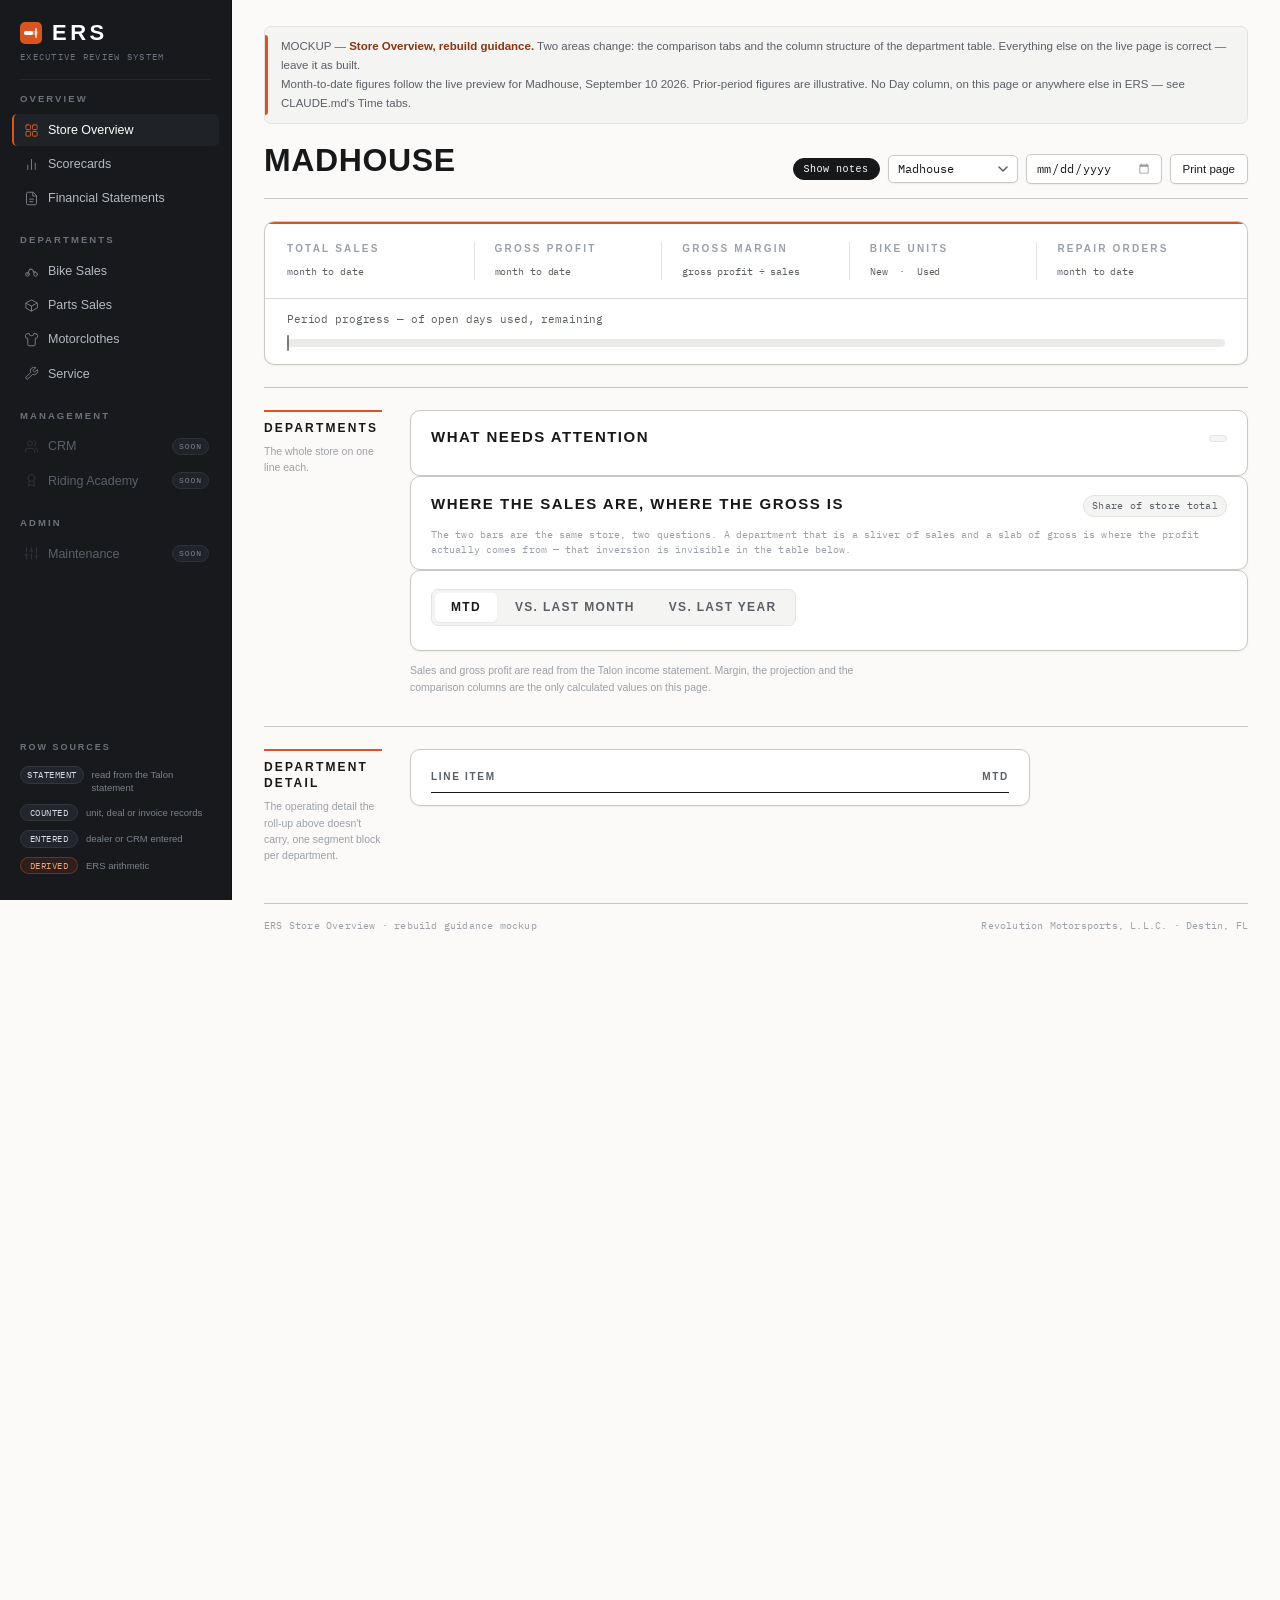
<file: index.html>
<!DOCTYPE html>
<html lang="en">
<head>
<meta charset="utf-8">
<meta http-equiv="refresh" content="0; url=pages/store-overview.html">
<title>ERS</title>
</head>
<body>
<p>Redirecting to <a href="pages/store-overview.html">Store Overview</a>&hellip;</p>
</body>
</html>
</file>
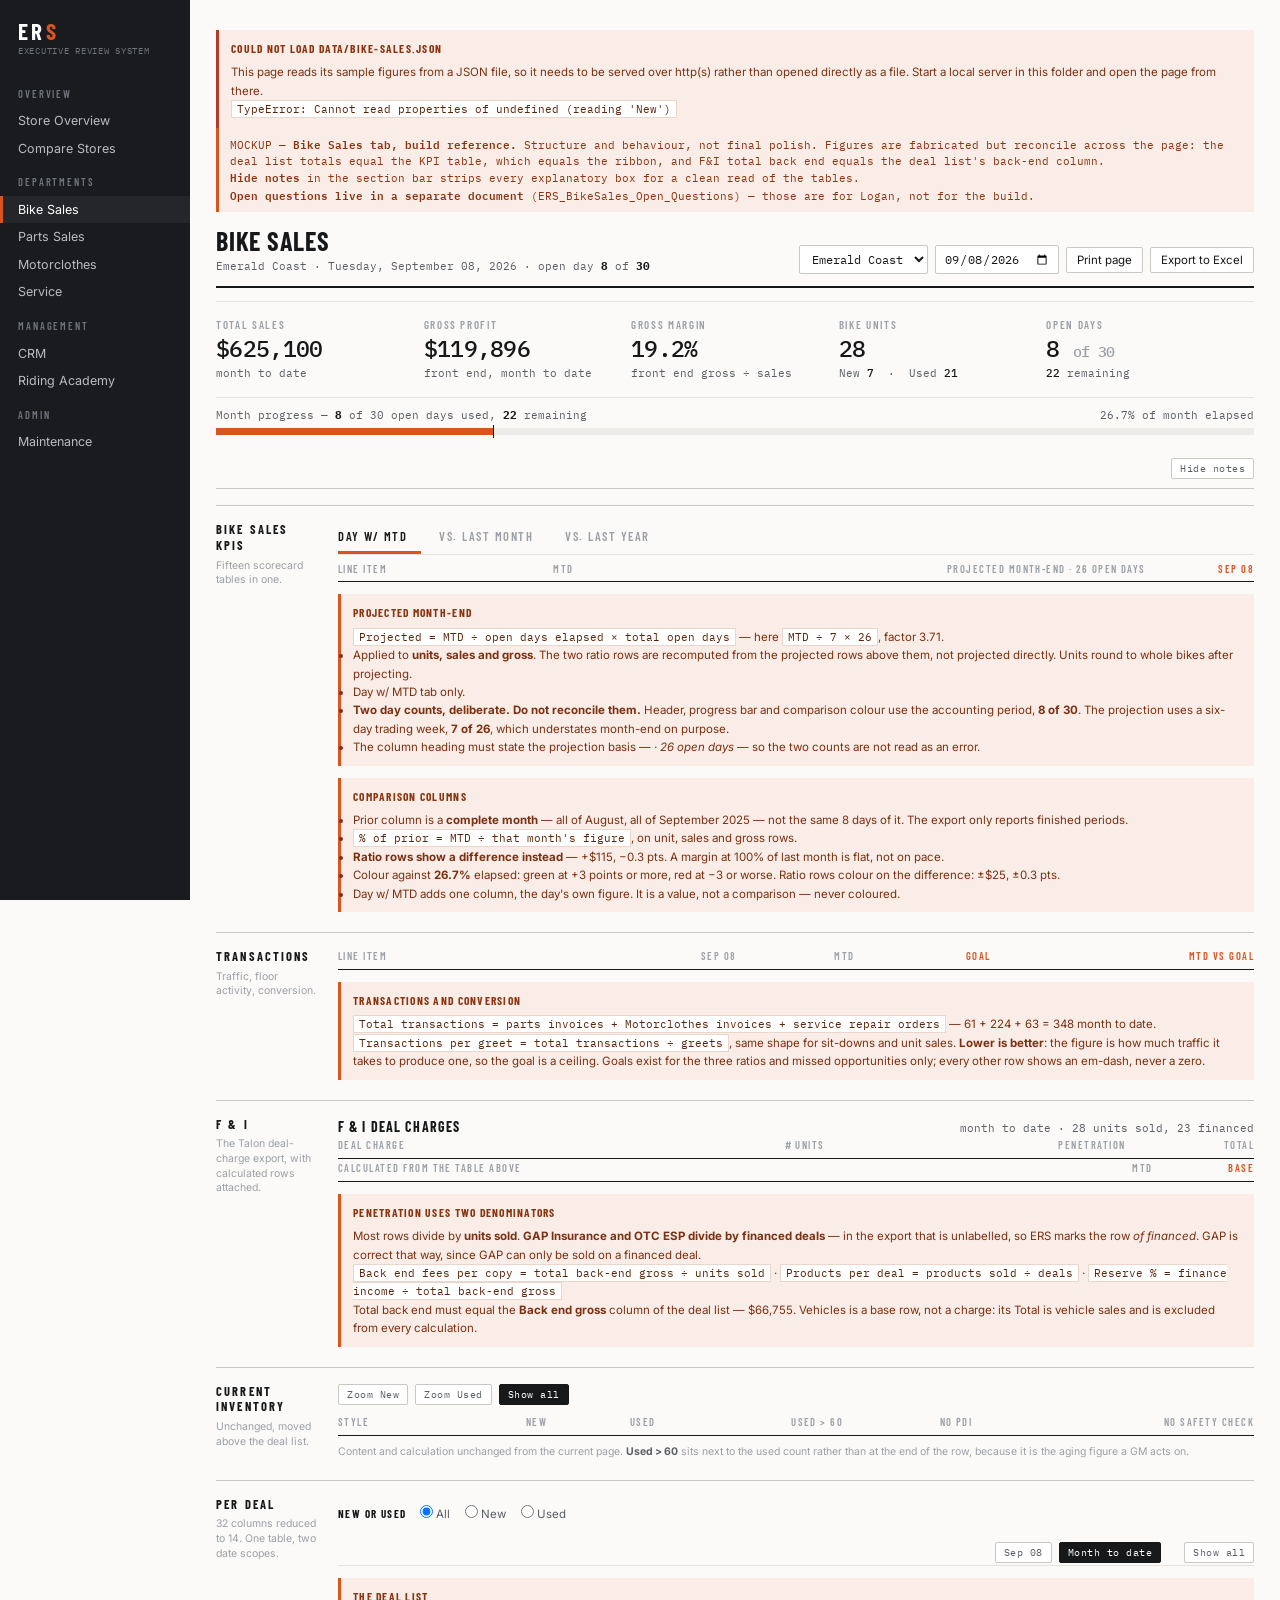
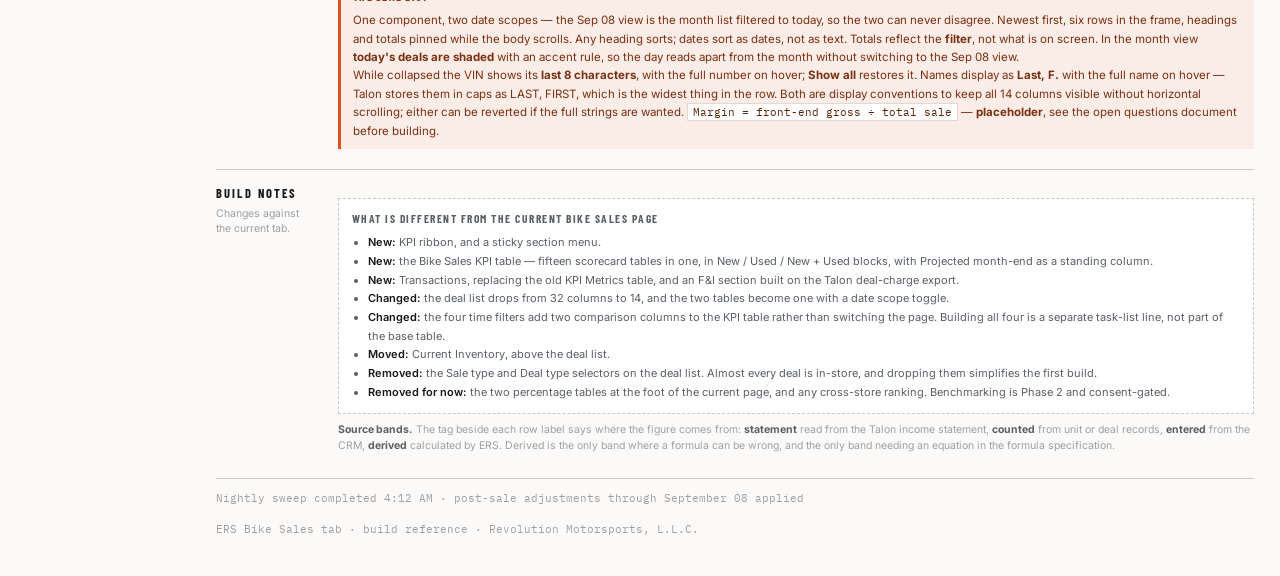
<file: ERS_BikeSales_Tab_MockupFinal.html>
<!DOCTYPE html>
<html lang="en">
<head>
<meta charset="utf-8">
<meta name="viewport" content="width=device-width, initial-scale=1">
<title>ERS — Bike Sales Tab (V4 Mockup)</title>
<link rel="preconnect" href="https://fonts.googleapis.com">
<link rel="preconnect" href="https://fonts.gstatic.com" crossorigin>
<link href="https://fonts.googleapis.com/css2?family=Barlow+Condensed:wght@600;700&family=IBM+Plex+Mono:wght@400;500;600&family=Inter:wght@400;500;600&display=swap" rel="stylesheet">
<style>
:root{
  --paper:#FBFAF8; --rail:#1A1B1E; --rail-ink:#B8BCC2;
  --ink:#17181A; --ink-mid:#5A5F66; --ink-low:#9BA0A7;
  --rule:#E4E3DF; --rule-hard:#C9C8C3;
  --accent:#D9541F; --accent-soft:#FAEDE7;
  --up:#2C6E4C; --down:#B23A2B;
  --disp:'Barlow Condensed','Arial Narrow',sans-serif;
  --body:'Inter',-apple-system,'Segoe UI',sans-serif;
  --mono:'IBM Plex Mono',Menlo,monospace;
}
*{box-sizing:border-box;margin:0;padding:0}
body{background:var(--paper);color:var(--ink);font-family:var(--body);font-size:13px;line-height:1.4}
.app{display:grid;grid-template-columns:190px minmax(0,1fr);min-height:100vh}

.rail{background:var(--rail);color:var(--rail-ink);padding:20px 0 28px;position:sticky;top:0;height:100vh;overflow-y:auto}
.rail .mark{font-family:var(--disp);font-weight:700;font-size:23px;letter-spacing:.15em;text-transform:uppercase;color:#fff;padding:0 18px 2px;line-height:1}
.rail .mark em{font-style:normal;color:var(--accent)}
.rail .sub{font-family:var(--mono);font-size:9px;letter-spacing:.08em;color:#6E747C;padding:0 18px 16px;text-transform:uppercase}
.rail h3{font-family:var(--disp);font-size:10.5px;font-weight:600;letter-spacing:.18em;text-transform:uppercase;color:#6E747C;padding:13px 18px 6px}
.rail a{display:block;padding:5px 18px;color:var(--rail-ink);text-decoration:none;font-size:12.5px}
.rail a:hover{background:#242629;color:#fff}
.rail a.on{color:#fff;box-shadow:inset 3px 0 0 var(--accent);background:#242629}
.rail a:focus-visible{outline:2px solid var(--accent);outline-offset:-2px}

main{padding:18px 26px 40px;max-width:1240px}
.mockbar{background:var(--accent-soft);border-left:3px solid var(--accent);color:#8A3510;
  font-family:var(--mono);font-size:10.5px;padding:8px 11px;margin-bottom:16px;line-height:1.55}
.mockbar b{font-weight:600}

.head{display:flex;justify-content:space-between;align-items:flex-end;gap:20px;flex-wrap:wrap;padding-bottom:12px;border-bottom:2px solid var(--ink)}
.head h1{font-family:var(--disp);font-size:26px;font-weight:700;letter-spacing:.03em;text-transform:uppercase;line-height:1}
.head .meta{font-family:var(--mono);font-size:11px;color:var(--ink-mid);margin-top:5px}
.head .meta b{color:var(--ink)}
.acts{display:flex;gap:7px;flex-wrap:wrap;align-items:center}
.btn{font-family:var(--body);font-size:11.5px;padding:5px 10px;border:1px solid var(--rule-hard);background:#fff;border-radius:2px;cursor:pointer;color:var(--ink)}
.btn:hover{border-color:var(--ink-mid)}
.btn:focus-visible{outline:2px solid var(--accent);outline-offset:2px}
select.btn,input.btn{font-family:var(--mono);font-size:12px;padding:5px 8px}

.headline{display:grid;grid-template-columns:repeat(5,1fr);border-top:1px solid var(--rule);margin-top:13px;padding-top:15px}
.hl{padding-right:16px}
.hl .k{font-family:var(--disp);font-size:11px;font-weight:600;letter-spacing:.15em;text-transform:uppercase;color:var(--ink-low);display:block;margin-bottom:3px}
.hl .v{font-family:var(--mono);font-size:23px;font-weight:500;letter-spacing:-.03em;display:block;line-height:1.1}
.hl .d{font-family:var(--mono);font-size:10.5px;color:var(--ink-mid);display:block;margin-top:5px}
.hl .d b{color:var(--ink);font-weight:500}

.progress{margin:16px 0 4px;padding:10px 0 0;border-top:1px solid var(--rule)}
.progress .row{display:flex;justify-content:space-between;gap:14px;flex-wrap:wrap;font-family:var(--mono);font-size:10.5px;color:var(--ink-mid);margin-bottom:6px}
.progress .row b{color:var(--ink)}
.ptrack{height:7px;background:#EDECE8;position:relative}
.pfill{position:absolute;inset:0 auto 0 0;background:var(--accent)}
.ptick{position:absolute;top:-3px;bottom:-3px;width:1px;background:var(--ink)}

.secnav{position:sticky;top:0;z-index:6;background:var(--paper);display:flex;gap:8px;flex-wrap:wrap;padding:9px 0;margin-top:14px;border-bottom:1px solid var(--rule-hard)}
.secnav a{display:block;min-width:108px;padding:6px 9px 7px;border:1px solid var(--rule-hard);background:#fff;border-radius:2px;text-decoration:none;color:var(--ink)}
.secnav a:hover{border-color:var(--ink-mid)}
.secnav a:focus-visible{outline:2px solid var(--accent);outline-offset:2px}
.secnav a .t{font-family:var(--disp);font-size:11.5px;font-weight:700;letter-spacing:.11em;text-transform:uppercase;display:block;line-height:1.15}
.secnav a .s{font-family:var(--mono);font-size:9px;color:var(--ink-low);display:block;margin-top:3px}
.secnav a.on{background:var(--ink);border-color:var(--ink)}
.secnav a.on .t{color:#fff}
.secnav a.on .s{color:#8A8F96}
.anchor{scroll-margin-top:74px}
body.notes-off .note-el{display:none}
@media (max-width:1180px){.secnav a{min-width:0;flex:1 1 46%}}

section{display:grid;grid-template-columns:100px minmax(0,1fr);gap:22px;border-top:1px solid var(--rule-hard);padding:16px 0 4px;margin-top:16px}
.gutter{position:sticky;top:84px;align-self:start}
.gutter h2{font-family:var(--disp);font-size:12.5px;font-weight:700;letter-spacing:.17em;text-transform:uppercase;line-height:1.25}
.gutter p{font-size:10.5px;color:var(--ink-low);margin-top:5px;line-height:1.4}

.bases{display:flex;border-bottom:1px solid var(--rule);flex-wrap:wrap}
.bases button{font-family:var(--disp);font-size:12.5px;font-weight:600;letter-spacing:.12em;text-transform:uppercase;background:none;border:0;border-bottom:3px solid transparent;color:var(--ink-low);padding:6px 14px 6px 0;margin-right:18px;cursor:pointer;line-height:1.3}
.bases button:hover{color:var(--ink)}
.bases button[aria-selected="true"]{color:var(--ink);border-bottom-color:var(--accent)}
.bases button:focus-visible{outline:2px solid var(--accent);outline-offset:2px}
.basisnote{font-family:var(--mono);font-size:10.5px;color:var(--ink-mid);margin-top:7px}
.basisnote b{color:var(--ink)}

table{width:100%;border-collapse:collapse}
thead th{font-family:var(--disp);font-size:10.5px;font-weight:600;letter-spacing:.14em;text-transform:uppercase;color:var(--ink-low);text-align:right;padding:0 10px 5px 0;border-bottom:1px solid var(--ink);white-space:nowrap}
thead th.l{text-align:left}
thead th:last-child{padding-right:0}
thead th.cmp{color:var(--accent)}
tbody td{font-family:var(--mono);font-size:11.5px;text-align:right;padding:4px 10px 4px 0;border-bottom:1px solid var(--rule);white-space:nowrap}
tbody td.l{font-family:var(--body);font-size:12px;text-align:left}
tbody td:last-child{padding-right:0}
tbody tr.band td{background:#EFEDE9;border-bottom:1px solid var(--rule-hard);font-family:var(--disp);font-size:10.5px;font-weight:700;letter-spacing:.18em;text-transform:uppercase;text-align:left;padding:3px 9px 3px 7px;color:var(--ink)}
tbody tr.band.tot td{background:var(--ink);color:#fff}
tbody tr.totrow td{font-weight:600}
tbody tr.endband td{border-bottom:1px solid var(--rule-hard)}
tbody tr.zero td{color:var(--ink-low)}
tbody tr.vehicles td{background:#F4F2EE}
table.deals tbody tr.today td{background:#FDF2EC}
table.deals tbody tr.today td:first-child{box-shadow:inset 3px 0 0 var(--accent)}
table.deals tbody tr.today:hover td{background:#F9E9E0}
table.deals th.nu,table.deals td.nu{padding-right:3px}
.legend{display:inline-block;width:9px;height:9px;background:#FDF2EC;
  box-shadow:inset 2px 0 0 var(--accent);vertical-align:-1px;margin-right:4px}
.src{font-family:var(--mono);font-size:9px;color:var(--ink-low);letter-spacing:.04em;padding-left:7px}
td.base{font-family:var(--mono);font-size:10px;color:var(--ink-low);text-align:left}
.up{color:var(--up)}.down{color:var(--down)}.dim{color:var(--ink-low)}
.mini{font-size:10.5px;color:var(--ink-low);margin-top:8px;line-height:1.55}
.mini b{color:var(--ink-mid)}

.spec{border-left:3px solid var(--accent);background:var(--accent-soft);padding:9px 12px;font-size:11.5px;color:#7A3011;margin-top:12px;line-height:1.6}
.spec b.h{font-family:var(--disp);font-size:11.5px;letter-spacing:.11em;text-transform:uppercase;display:block;margin-bottom:6px;color:#8A3510}
.spec code{font-family:var(--mono);font-size:11px;background:#fff;border:1px solid #EBD6CB;padding:1px 5px;color:#5A2408}

.tbl-title{display:flex;justify-content:space-between;align-items:baseline;gap:14px;flex-wrap:wrap;margin-bottom:2px}
.tbl-title h4{font-family:var(--disp);font-size:14px;font-weight:700;letter-spacing:.08em;text-transform:uppercase}
.tbl-title .cnt{font-family:var(--mono);font-size:10.5px;color:var(--ink-mid)}
.chip{font-family:var(--mono);font-size:10px;letter-spacing:.05em;padding:3px 8px;border-radius:2px;border:1px solid var(--rule-hard);background:#fff;cursor:pointer;color:var(--ink-mid)}
.chip[aria-pressed="true"]{background:var(--ink);color:#fff;border-color:var(--ink)}
td.muted{color:#C9C8C3}

.filters{display:flex;gap:22px;flex-wrap:wrap;font-size:11.5px;color:var(--ink-mid);padding:8px 0 0}
.filters .fg b{font-family:var(--disp);font-size:11px;letter-spacing:.13em;text-transform:uppercase;color:var(--ink);margin-right:10px}
.filters label{margin-right:12px;cursor:pointer;white-space:nowrap}

table.deals thead th{font-size:9.5px;letter-spacing:.06em;padding:0 5px 5px 0;cursor:pointer}
table.deals thead th:hover{color:var(--ink)}
table.deals thead th .ar{color:var(--accent);font-size:9px}
table.deals tbody td{font-size:10.5px;padding:3.5px 5px 3.5px 0}
table.deals tbody td.l{font-size:10.5px}
table.deals tbody td.vin{font-size:9.5px;color:var(--ink-mid);letter-spacing:-.02em}
table.deals tbody tr:hover td{background:#F4F2EE}
table.deals tbody tr.tot td{border-top:1px solid var(--ink);border-bottom:0;font-weight:600;background:#FBF6E6;padding-top:6px}
table.deals tbody tr.tot td.l{font-family:var(--disp);font-size:11px;letter-spacing:.1em;text-transform:uppercase}
.tscroll{max-height:178px;overflow-y:auto;overflow-x:hidden;border-bottom:1px solid var(--rule)}
.tscroll.open{max-height:none;overflow:visible;border-bottom:0}
.tscroll:not(.open) table.deals thead th{position:sticky;top:0;z-index:2;background:var(--paper);box-shadow:inset 0 -1px 0 var(--ink)}
.tscroll:not(.open) table.deals tbody tr.tot td{position:sticky;bottom:0;z-index:2;background:#FBF6E6;box-shadow:inset 0 1px 0 var(--ink)}

.notes{margin-top:12px;padding:11px 13px;border:1px dashed var(--rule-hard);background:#fff}
.notes b.h{font-family:var(--disp);font-size:11.5px;letter-spacing:.13em;text-transform:uppercase;color:var(--ink-mid);display:block;margin-bottom:7px}
.notes ul{margin:0;padding-left:16px;font-size:11px;color:var(--ink-mid);line-height:1.7}
.notes li b{color:var(--ink);font-weight:600}

.foot{margin-top:20px;padding-top:12px;border-top:1px solid var(--rule-hard);font-family:var(--mono);font-size:10.5px;color:var(--ink-low);display:flex;justify-content:space-between;gap:16px;flex-wrap:wrap}

@media (max-width:1180px){
  .app{grid-template-columns:1fr}
  .rail{position:static;height:auto;display:grid;grid-template-columns:1fr 1fr;padding-bottom:16px}
  .rail .mark,.rail .sub{grid-column:1/-1}
  main{padding:18px 16px 34px}
  .headline{grid-template-columns:repeat(2,1fr);gap:16px 0}
  section{grid-template-columns:1fr;gap:12px}
  .gutter{position:static}
  .scroller{overflow-x:auto}
}
@media (max-width:560px){.headline{grid-template-columns:1fr}}
</style>
</head>
<body>
<div class="app">

<nav class="rail">
  <div class="mark">ER<em>S</em></div>
  <div class="sub">Executive Review System</div>
  <h3>Overview</h3><a href="#">Store Overview</a><a href="#">Compare Stores</a>
  <h3>Departments</h3><a href="#" class="on">Bike Sales</a><a href="#">Parts Sales</a>
  <a href="#">Motorclothes</a><a href="#">Service</a>
  <h3>Management</h3><a href="#">CRM</a><a href="#">Riding Academy</a>
  <h3>Admin</h3><a href="#">Maintenance</a>
</nav>

<main>
<div class="mockbar">
  MOCKUP &mdash; <b>Bike Sales tab, build reference.</b> Structure and behaviour, not final polish. Figures are
  fabricated but reconcile across the page: the deal list totals equal the KPI table, which equals the ribbon, and
  F&amp;I total back end equals the deal list's back-end column.<br>
  <b>Hide notes</b> in the section bar strips every explanatory box for a clean read of the tables.<br>
  <b>Open questions live in a separate document</b> (ERS_BikeSales_Open_Questions) &mdash; those are for Logan, not
  for the build.
</div>

<div class="head">
  <div>
    <h1>Bike Sales</h1>
    <div class="meta" id="pageMeta"></div>
  </div>
  <div class="acts">
    <select class="btn" aria-label="Store"><option>Emerald Coast</option><option>Haven</option><option>Honky Tonk</option><option>M.C.H.D.</option><option>Madhouse</option><option>Moonshine</option><option>Music City</option></select>
    <input class="btn" type="date" id="dateInput" aria-label="Overview of date">
    <button class="btn">Print page</button>
    <button class="btn">Export to Excel</button>
  </div>
</div>

<div class="headline">
  <div class="hl"><span class="k">Total sales</span><span class="v" id="hlSales"></span><span class="d">month to date</span></div>
  <div class="hl"><span class="k">Gross profit</span><span class="v" id="hlGross"></span><span class="d">front end, month to date</span></div>
  <div class="hl"><span class="k">Gross margin</span><span class="v" id="hlMargin"></span><span class="d">front end gross &divide; sales</span></div>
  <div class="hl"><span class="k">Bike units</span><span class="v" id="hlUnitsTotal"></span><span class="d">New <b id="hlUnitsNew"></b> &nbsp;&middot;&nbsp; Used <b id="hlUnitsUsed"></b></span></div>
  <div class="hl"><span class="k">Open days</span><span class="v" id="hlOpenDays"></span><span class="d"><b id="hlOpenRemaining"></b> remaining</span></div>
</div>

<div class="progress">
  <div class="row">
    <span>Month progress &mdash; <b id="progElapsed"></b> of <span id="progTotal"></span> open days used, <b id="progRemaining"></b> remaining</span>
    <span id="progPct"></span>
  </div>
  <div class="ptrack"><div class="pfill" id="pfill"></div><div class="ptick" id="ptick"></div></div>
</div>

<nav class="secnav" aria-label="Sections on this page">
  <span id="seclinks" style="display:flex;gap:8px;flex-wrap:wrap"></span>
  <button class="chip" id="notesToggle" aria-pressed="false"
          style="margin-left:auto;align-self:center">Hide notes</button>
</nav>

<!-- ============ BIKE SALES KPIS ============ -->
<section class="anchor" id="sec-kpi">
  <div class="gutter">
    <h2>Bike Sales KPIs</h2>
    <p>Fifteen scorecard tables in one.</p>
  </div>
  <div>
    <div class="bases" role="tablist" aria-label="Comparison basis">
      <button role="tab" aria-selected="true"  data-basis="day">Day w/ MTD</button>
      <button role="tab" aria-selected="false" data-basis="lastmonth">vs. Last Month</button>
      <button role="tab" aria-selected="false" data-basis="lastyear">vs. Last Year</button>
    </div>
    <div class="basisnote" id="basisnote"></div>
    <table><thead><tr id="kpihead"></tr></thead><tbody id="kpibody"></tbody></table>

    <div class="spec note-el">
      <b class="h">Projected month-end</b>
      <code>Projected = MTD &divide; open days elapsed &times; total open days</code> &mdash; here
      <code>MTD &divide; 7 &times; 26</code>, factor 3.71.
      <ul>
        <li>Applied to <b>units, sales and gross</b>. The two ratio rows are recomputed from the projected rows
          above them, not projected directly. Units round to whole bikes after projecting.</li>
        <li>Day w/ MTD tab only.</li>
        <li><b>Two day counts, deliberate. Do not reconcile them.</b> Header, progress bar and comparison colour
          use the accounting period, <b>8 of 30</b>. The projection uses a six-day trading week, <b>7 of 26</b>,
          which understates month-end on purpose.</li>
        <li>The column heading must state the projection basis &mdash; <i>&middot; 26 open days</i> &mdash; so the
          two counts are not read as an error.</li>
      </ul>
    </div>

    <div class="spec note-el">
      <b class="h">Comparison columns</b>
      <ul>
        <li>Prior column is a <b>complete month</b> &mdash; all of August, all of September 2025 &mdash; not the
          same 8 days of it. The export only reports finished periods.</li>
        <li><code>% of prior = MTD &divide; that month's figure</code>, on unit, sales and gross rows.</li>
        <li><b>Ratio rows show a difference instead</b> &mdash; +$115, &minus;0.3 pts. A margin at 100% of last
          month is flat, not on pace.</li>
        <li>Colour against <b>26.7%</b> elapsed: green at +3 points or more, red at &minus;3 or worse. Ratio rows
          colour on the difference: &plusmn;$25, &plusmn;0.3 pts.</li>
        <li>Day w/ MTD adds one column, the day's own figure. It is a value, not a comparison &mdash; never
          coloured.</li>
      </ul>
    </div>
  </div>
</section>

<!-- ============ TRANSACTIONS ============ -->
<section class="anchor" id="sec-trans">
  <div class="gutter">
    <h2>Transactions</h2>
    <p>Traffic, floor activity, conversion.</p>
  </div>
  <div>
    <table><thead><tr>
      <th class="l">Line item</th><th>Sep 08</th><th>MTD</th>
      <th class="cmp">Goal</th><th class="cmp">MTD vs goal</th>
    </tr></thead><tbody id="transbody"></tbody></table>

    <div class="spec note-el">
      <b class="h">Transactions and conversion</b>
      <code>Total transactions = parts invoices + Motorclothes invoices + service repair orders</code> &mdash;
      61 + 224 + 63 = 348 month to date.<br>
      <code>Transactions per greet = total transactions &divide; greets</code>, same shape for sit-downs and unit
      sales. <b>Lower is better</b>: the figure is how much traffic it takes to produce one, so the goal is a
      ceiling. Goals exist for the three ratios and missed opportunities only; every other row shows an em-dash,
      never a zero.
    </div>
  </div>
</section>

<!-- ============ F&I ============ -->
<section class="anchor" id="sec-fi">
  <div class="gutter">
    <h2>F &amp; I</h2>
    <p>The Talon deal-charge export, with calculated rows attached.</p>
  </div>
  <div>
    <div class="tbl-title">
      <h4>F &amp; I Deal Charges</h4>
      <span class="cnt" id="fiCnt"></span>
    </div>
    <table><thead><tr>
      <th class="l">Deal charge</th><th># Units</th><th>Penetration</th><th>Total</th>
    </tr></thead><tbody id="fibody"></tbody></table>
    <table style="margin-top:2px"><thead><tr>
      <th class="l">Calculated from the table above</th><th></th><th>MTD</th><th class="cmp">Base</th>
    </tr></thead><tbody id="fikpibody"></tbody></table>

    <div class="spec note-el">
      <b class="h">Penetration uses two denominators</b>
      Most rows divide by <b>units sold</b>. <b>GAP Insurance and OTC ESP divide by financed deals</b> &mdash; in the
      export that is unlabelled, so ERS marks the row <i>of financed</i>. GAP is correct that way, since GAP can only
      be sold on a financed deal.<br>
      <code>Back end fees per copy = total back-end gross &divide; units sold</code> &middot;
      <code>Products per deal = products sold &divide; deals</code> &middot;
      <code>Reserve % = finance income &divide; total back-end gross</code><br>
      Total back end must equal the <b>Back end gross</b> column of the deal list &mdash; $66,755. Vehicles is a base
      row, not a charge: its Total is vehicle sales and is excluded from every calculation.
    </div>
  </div>
</section>

<!-- ============ INVENTORY ============ -->
<section class="anchor" id="sec-inv">
  <div class="gutter">
    <h2>Current Inventory</h2>
    <p>Unchanged, moved above the deal list.</p>
  </div>
  <div>
    <div style="display:flex;gap:7px;margin-bottom:10px">
      <button class="chip" id="zoomNew" aria-pressed="false">Zoom New</button>
      <button class="chip" id="zoomUsed" aria-pressed="false">Zoom Used</button>
      <button class="chip" id="zoomOff" aria-pressed="true">Show all</button>
    </div>
    <table><thead><tr>
      <th class="l">Style</th><th>New</th><th>Used</th><th>Used &gt; 60</th><th>No PDI</th><th>No safety check</th>
    </tr></thead><tbody id="invbody"></tbody></table>
    <p class="mini note-el">Content and calculation unchanged from the current page. <b>Used &gt; 60</b> sits next to the used
      count rather than at the end of the row, because it is the aging figure a GM acts on.</p>
  </div>
</section>

<!-- ============ PER DEAL ============ -->
<section class="anchor" id="sec-deals">
  <div class="gutter">
    <h2>Per Deal</h2>
    <p>32 columns reduced to 14. One table, two date scopes.</p>
  </div>
  <div>
    <div class="filters">
      <div class="fg"><b>New or used</b>
        <label><input type="radio" name="nu" value="All" checked> All</label>
        <label><input type="radio" name="nu" value="New"> New</label>
        <label><input type="radio" name="nu" value="Used"> Used</label></div>
    </div>

    <div class="tbl-title" style="margin-top:20px">
      <h4 id="dealTitle"></h4>
      <span class="cnt">
        <button class="chip" data-scope="day" aria-pressed="false">Sep 08</button>
        <button class="chip" data-scope="mtd" aria-pressed="true">Month to date</button>
        <span id="dealcnt" style="margin-left:10px"></span>
        <button class="chip" id="dealToggle" aria-expanded="false" style="margin-left:6px">Show all</button>
      </span>
    </div>
    <div class="scroller"><div class="tscroll" id="dealScroll">
      <table class="deals"><thead><tr id="dealhead"></tr></thead><tbody id="dealbody"></tbody></table>
    </div></div>

    <div class="spec note-el">
      <b class="h">The deal list</b>
      One component, two date scopes &mdash; the Sep 08 view is the month list filtered to today, so the two can
      never disagree. Newest first, six rows in the frame, headings and totals pinned while the body scrolls. Any
      heading sorts; dates sort as dates, not as text. Totals reflect the <b>filter</b>, not what is on screen.
      In the month view <b>today's deals are shaded</b> with an accent rule, so the day reads apart from the month
      without switching to the Sep 08 view.<br>
      While collapsed the VIN shows its <b>last 8 characters</b>, with the full number on hover; <b>Show all</b>
      restores it. Names display as <b>Last, F.</b> with the full name on hover &mdash; Talon stores them in caps as
      LAST, FIRST, which is the widest thing in the row. Both are display conventions to keep all 14 columns visible
      without horizontal scrolling; either can be reverted if the full strings are wanted. <code>Margin = front-end gross &divide; total sale</code> &mdash; <b>placeholder</b>, see the
      open questions document before building.
    </div>
  </div>
</section>

<!-- ============ BUILD NOTES ============ -->
<section class="anchor" id="sec-notes">
  <div class="gutter">
    <h2>Build Notes</h2>
    <p>Changes against the current tab.</p>
  </div>
  <div>
    <div class="notes">
      <b class="h">What is different from the current Bike Sales page</b>
      <ul>
        <li><b>New:</b> KPI ribbon, and a sticky section menu.</li>
        <li><b>New:</b> the Bike Sales KPI table &mdash; fifteen scorecard tables in one, in New / Used / New + Used
          blocks, with Projected month-end as a standing column.</li>
        <li><b>New:</b> Transactions, replacing the old KPI Metrics table, and an F&amp;I section built on the Talon
          deal-charge export.</li>
        <li><b>Changed:</b> the deal list drops from 32 columns to 14, and the two tables become one with a date
          scope toggle.</li>
        <li><b>Changed:</b> the four time filters add two comparison columns to the KPI table rather than switching
          the page. Building all four is a separate task-list line, not part of the base table.</li>
        <li><b>Moved:</b> Current Inventory, above the deal list.</li>
        <li><b>Removed:</b> the Sale type and Deal type selectors on the deal list. Almost every deal is in-store,
          and dropping them simplifies the first build.</li>
        <li><b>Removed for now:</b> the two percentage tables at the foot of the current page, and any cross-store
          ranking. Benchmarking is Phase 2 and consent-gated.</li>
      </ul>
    </div>
    <p class="mini"><b>Source bands.</b> The tag beside each row label says where the figure comes from:
      <b>statement</b> read from the Talon income statement, <b>counted</b> from unit or deal records,
      <b>entered</b> from the CRM, <b>derived</b> calculated by ERS. Derived is the only band where a formula can be
      wrong, and the only band needing an equation in the formula specification.</p>
  </div>
</section>

<div class="foot">
  <span id="footSweep"></span>
  <span>ERS Bike Sales tab &middot; build reference &middot; Revolution Motorsports, L.L.C.</span>
</div>
</main>
</div>

<script>
/* Two day counts, on purpose.
   DISPLAY    - the accounting period as the page states it, e.g. 8 of 30. Drives the
                header, the progress bar and the pace colour on the comparison column.
   PROJECTION - a six-day trading week. Drives the month-end projection only, which
                understates by design.
   Every sample figure on this page - these counts included - lives in
   /data/bike-sales.json and is loaded by loadData() at the bottom of this script. */
var DATA;
var OPEN_ELAPSED, OPEN_TOTAL, PROJ_ELAPSED, PROJ_TOTAL, PACE, PF;

function commas(n){
  var s = String(Math.abs(Math.round(n))), o = '', c = 0, i;
  for (i = s.length - 1; i >= 0; i--) { o = s.charAt(i) + o; if (++c % 3 === 0 && i > 0) o = ',' + o; }
  return (n < 0 ? '\u2212' : '') + o;
}
function money(n){ return '$' + commas(n); }
function pct1(n){ return n.toFixed(1) + '%'; }
function sgn(n, f){ return (n >= 0 ? '+' : '\u2212') + f(Math.abs(n)); }

/* ---------- Bike Sales KPIs ---------- */
/* mtd and day are this period. lastmonth is ALL of the prior month and lastyear is
   ALL of the same month last year - complete months, not the same days of them. */
var K;
function addTotals(k){
  for (var pk in k) if (k.hasOwnProperty(pk)) {
    k[pk].Total = {u:k[pk].New.u + k[pk].Used.u, s:k[pk].New.s + k[pk].Used.s, g:k[pk].New.g + k[pk].Used.g};
  }
}
function proj(d){ return {u:Math.round(d.u * PF), s:Math.round(d.s * PF), g:Math.round(d.g * PF)}; }

var ROWS = [
  {key:'u',  band:'counted',   val:function(d){ return d.u; }, fmt:commas, ratio:false},
  {key:'s',  band:'statement', val:function(d){ return d.s; }, fmt:money,  ratio:false},
  {key:'g',  band:'statement', val:function(d){ return d.g; }, fmt:money,  ratio:false},
  {key:'pc', band:'derived',   val:function(d){ return d.u ? d.g / d.u : 0; }, fmt:money, ratio:'money'},
  {key:'gm', band:'derived',   val:function(d){ return d.s ? d.g / d.s * 100 : 0; }, fmt:pct1, ratio:'pct'}
];
var SEGS = [
  {seg:'New',  label:'New',        prefix:'New Unit'},
  {seg:'Used', label:'Used',       prefix:'Used Unit'},
  {seg:'Total',label:'New + Used', prefix:'New + Used Unit'}
];
function rowLabel(seg, row){
  var p = seg === 'New' ? 'New Unit' : (seg === 'Used' ? 'Used Unit' : 'New + Used Unit');
  if (row.key === 'u')  return p + ' Sales';
  if (row.key === 's')  return p + ' \u2013 Total $ Sales';
  if (row.key === 'g')  return p + ' FE Gross Profit';
  if (row.key === 'pc') return p + ' Front End per Copy';
  return seg === 'Total' ? 'New + Used Gross Margin' : p + ' Gross Margin';
}

var BASES = {
  day: {
    grp:'Day \u00b7 Sep 08', src:'day', kind:'value',
    note:'Today, <b>September 08</b>, beside the month to date.'
  },
  lastmonth: {
    grp:'August 2026 \u00b7 complete month', cols:['Figure','% of Aug'], src:'lastmonth', kind:'prior',
    note:'Month to date against <b>all of August 2026</b> \u2014 the complete month, not August through day 8. Last column is this month as a percentage of it, against <b>26.7%</b> elapsed.'
  },
  lastyear: {
    grp:'September 2025 \u00b7 complete month', cols:['Figure','% of Sep 25'], src:'lastyear', kind:'prior',
    note:'Month to date against <b>all of September 2025</b> \u2014 the complete month. Same reading as vs. Last Month.'
  }
};
var basis = 'day';

function ratioCell(row, diff){
  var txt = row.ratio === 'pct' ? sgn(diff, function(n){ return n.toFixed(1) + ' pts'; }) : sgn(diff, money);
  var t   = row.ratio === 'pct' ? 0.3 : 25;
  return {txt:txt, cls: diff >= t ? 'up' : (diff <= -t ? 'down' : '')};
}
function cmpCell(row, seg, cfg){
  var cur = K.mtd[seg], src = K[cfg.src][seg];
  if (cfg.kind === 'value') return {c1:row.fmt(row.val(src)), c2:null, cls:''};
  /* ratio rows show a difference - a margin at 100% of last month is flat, not on pace */
  if (row.ratio) {
    var d = ratioCell(row, row.val(cur) - row.val(src));
    return {c1:row.fmt(row.val(src)), c2:d.txt, cls:d.cls};
  }
  var pv = row.val(src), p = pv ? row.val(cur) / pv * 100 : 0;
  return {c1:row.fmt(pv), c2:pct1(p), cls: p >= PACE + 3 ? 'up' : (p <= PACE - 3 ? 'down' : '')};
}

function renderKPI(){
  var cfg = BASES[basis], html = '', si, ri;
  /* the projection only appears on Day w/ MTD - on a comparison tab the reader is
     looking backwards and this month's forecast is noise between the two periods */
  var showProj = basis === 'day';
  var span = 2 + (showProj ? 1 : 0) + (cfg.kind === 'value' ? 1 : 2);

  document.getElementById('kpihead').innerHTML =
    '<th class="l">Line item</th><th>MTD</th>' +
    (showProj ? '<th>Projected month-end \u00b7 26 open days</th>' : '') +
    (cfg.kind === 'value'
      ? '<th class="cmp">Sep 08</th>'
      : '<th class="cmp">' + cfg.grp + '</th><th class="cmp">' + cfg.cols[1] + '</th>');

  for (si = 0; si < SEGS.length; si++) {
    var S = SEGS[si], cur = K.mtd[S.seg], pr = proj(cur);
    html += '<tr class="band' + (S.seg === 'Total' ? ' tot' : '') + '"><td colspan="' + span + '">' +
            S.label + '</td></tr>';
    for (ri = 0; ri < ROWS.length; ri++) {
      var row = ROWS[ri], c = cmpCell(row, S.seg, cfg);
      html += '<tr class="' + (S.seg === 'Total' ? 'totrow ' : '') + (ri === ROWS.length - 1 ? 'endband' : '') + '">' +
        '<td class="l">' + rowLabel(S.seg, row) + '<span class="src">' + row.band + '</span></td>' +
        '<td>' + row.fmt(row.val(cur)) + '</td>' +
        (showProj ? '<td>' + row.fmt(row.val(pr)) + '</td>' : '') +
        '<td>' + c.c1 + '</td>' +
        (c.c2 === null ? '' : '<td class="' + c.cls + '">' + c.c2 + '</td>') + '</tr>';
    }
  }
  document.getElementById('kpibody').innerHTML = html;
  document.getElementById('basisnote').innerHTML = cfg.note;
}
(function(){
  var t = document.querySelectorAll('.bases button'), i;
  for (i = 0; i < t.length; i++) (function(b){
    b.onclick = function(){
      for (var j = 0; j < t.length; j++) t[j].setAttribute('aria-selected','false');
      b.setAttribute('aria-selected','true'); basis = b.getAttribute('data-basis'); renderKPI();
    };
  })(t[i]);
})();

/* ---------- Transactions ---------- */
var TX;
function txTotal(p){ return TX.parts[p] + TX.mc[p] + TX.service[p]; }
var TXROWS = [
  {block:'Store traffic \u2014 what came through the door'},
  {n:'Parts invoices',        band:'counted', get:function(p){ return TX.parts[p]; },    fmt:commas},
  {n:'Motorclothes invoices', band:'counted', get:function(p){ return TX.mc[p]; },       fmt:commas},
  {n:'Service repair orders', band:'counted', get:function(p){ return TX.service[p]; },  fmt:commas},
  {n:'Total transactions',    band:'counted', get:txTotal, fmt:commas, total:true},
  {block:'Sales floor activity'},
  {n:'Greets',                band:'entered', get:function(p){ return TX.greets[p]; },   fmt:commas},
  {n:'Sit-downs',             band:'entered', get:function(p){ return TX.sitdowns[p]; }, fmt:commas},
  {n:'Unit sales',            band:'counted', get:function(p){ return TX.units[p]; },    fmt:commas},
  {n:'Missed opportunities',  band:'entered', get:function(p){ return TX.missed[p]; },   fmt:commas, goal:0, dir:'zero'},
  {block:'Conversion \u2014 transactions per'},
  {n:'Transactions per greet',    band:'derived', get:function(p){ var g = TX.greets[p];   return g ? txTotal(p)/g : 0; }, fmt:function(n){ return n.toFixed(1); }, goal:3,  dir:'ceiling'},
  {n:'Transactions per sit-down', band:'derived', get:function(p){ var g = TX.sitdowns[p]; return g ? txTotal(p)/g : 0; }, fmt:function(n){ return n.toFixed(1); }, goal:7,  dir:'ceiling'},
  {n:'Transactions per sale',     band:'derived', get:function(p){ var g = TX.units[p];    return g ? txTotal(p)/g : 0; }, fmt:function(n){ return n.toFixed(1); }, goal:25, dir:'ceiling', last:true}
];
function renderTrans(){
  var html = '', i;
  for (i = 0; i < TXROWS.length; i++) {
    var r = TXROWS[i];
    if (r.block) { html += '<tr class="band"><td colspan="5">' + r.block + '</td></tr>'; continue; }
    var goal = '<span class="dim">\u2014</span>', vs = goal, cls = '';
    if (r.goal !== undefined) {
      goal = r.fmt(r.goal);
      var diff = r.get('mtd') - r.goal;
      if (r.dir === 'ceiling') {
        vs  = (diff <= 0 ? '\u2212' : '+') + r.fmt(Math.abs(diff));
        cls = diff <= -0.05 ? 'up' : (diff >= 0.05 ? 'down' : '');
      } else {
        vs  = (diff < 0 ? '\u2212' : '+') + commas(Math.abs(diff));
        cls = Math.abs(diff) < 0.5 ? 'up' : 'down';
      }
    }
    html += '<tr class="' + (r.total ? 'totrow ' : '') + (r.last ? 'endband' : '') + '">' +
      '<td class="l">' + r.n + '<span class="src">' + r.band + '</span></td>' +
      '<td>' + r.fmt(r.get('day')) + '</td><td>' + r.fmt(r.get('mtd')) + '</td>' +
      '<td>' + goal + '</td><td class="' + cls + '">' + vs + '</td></tr>';
  }
  document.getElementById('transbody').innerHTML = html;
}

/* ---------- F & I (month to date) ---------- */
var FI_BASE, FI_CHARGES;
function fiFind(n){ for (var i = 0; i < FI_CHARGES.length; i++) if (FI_CHARGES[i].n === n) return FI_CHARGES[i]; }
function fiGross(){ var t = 0, i; for (i = 0; i < FI_CHARGES.length; i++) if (!FI_CHARGES[i].base) t += FI_CHARGES[i].v; return t; }
function fiProducts(){ var t = 0, i; for (i = 0; i < FI_CHARGES.length; i++) if (!FI_CHARGES[i].base) t += FI_CHARGES[i].u; return t; }

function renderFI(){
  var html = '', i;
  for (i = 0; i < FI_CHARGES.length; i++) {
    var r = FI_CHARGES[i];
    var pen = '<span class="dim">\u2014</span>';
    if (r.den) {
      var d = r.den === 'financed' ? FI_BASE.financed : FI_BASE.units;
      pen = pct1(r.u / d * 100);
    }
    var note = r.base ? '<span class="src">sales, not F&amp;I gross</span>'
                      : (r.den === 'financed' ? '<span class="src">of financed</span>' : '');
    html += '<tr class="' + (r.base ? 'vehicles' : (r.u === 0 && r.v === 0 ? 'zero' : '')) + '">' +
      '<td class="l">' + r.n + note + '</td><td>' + commas(r.u) + '</td>' +
      '<td>' + pen + '</td><td>' + money(r.v) + '</td></tr>';
  }
  html += '<tr class="band tot"><td>F&amp;I PPV</td><td># Units sold</td><td>F&amp;I gross profit</td><td>PPV</td></tr>' +
    '<tr class="totrow endband"><td class="l"></td><td>' + commas(FI_BASE.units) + '</td>' +
    '<td>' + money(fiGross()) + '</td><td>' + money(fiGross() / FI_BASE.units) + '</td></tr>';
  document.getElementById('fibody').innerHTML = html;

  var calc = [
    {n:'Back End Fees per Copy', band:'derived',   v:money(fiGross() / FI_BASE.units),      base:'28 units sold'},
    {n:'Deals',                  band:'counted',   v:commas(FI_BASE.deals),                 base:'\u2014'},
    {n:'Products sold',          band:'counted',   v:commas(fiProducts()),                  base:'\u2014'},
    {n:'Total back end $',       band:'statement', v:money(fiGross()),                      base:'\u2014'},
    {n:'Products Sold per Deal', band:'derived',   v:(fiProducts() / FI_BASE.deals).toFixed(1), base:'27 deals'},
    {n:'Reserve % of Back End',  band:'derived',   v:pct1(fiFind('Finance Income').v / fiGross() * 100), base:'\u2014', last:true}
  ];
  html = '';
  for (i = 0; i < calc.length; i++) {
    html += '<tr class="' + (calc[i].last ? 'endband' : '') + '">' +
      '<td class="l">' + calc[i].n + '<span class="src">' + calc[i].band + '</span></td>' +
      '<td></td><td>' + calc[i].v + '</td><td class="base">' + calc[i].base + '</td></tr>';
  }
  document.getElementById('fikpibody').innerHTML = html;
}

/* ---------- Inventory ---------- */
var INV;
var zoom = 'all';
function renderInv(){
  var t = {n:0,u:0,o:0,noPdi:0,noSafety:0}, i, html = '';
  for (i = 0; i < INV.length; i++) {
    t.n += INV[i].n; t.u += INV[i].u; t.o += INV[i].o; t.noPdi += INV[i].noPdi; t.noSafety += INV[i].noSafety;
  }
  var dN = zoom === 'used' ? ' class="muted"' : '', dU = zoom === 'new' ? ' class="muted"' : '';
  for (i = 0; i < INV.length; i++) {
    html += '<tr><td class="l">' + INV[i].style + '</td><td' + dN + '>' + INV[i].n + '</td><td' + dU + '>' +
            INV[i].u + '</td><td' + dU + '>' + INV[i].o + '</td><td>' + INV[i].noPdi + '</td><td>' + INV[i].noSafety + '</td></tr>';
  }
  html += '<tr class="totrow"><td class="l">Totals</td><td' + dN + '>' + t.n + '</td><td' + dU + '>' + t.u +
          '</td><td' + dU + '>' + t.o + '</td><td>' + t.noPdi + '</td><td>' + t.noSafety + '</td></tr>';
  document.getElementById('invbody').innerHTML = html;
}
function setZoom(z){
  zoom = z;
  document.getElementById('zoomNew').setAttribute('aria-pressed',  z === 'new'  ? 'true' : 'false');
  document.getElementById('zoomUsed').setAttribute('aria-pressed', z === 'used' ? 'true' : 'false');
  document.getElementById('zoomOff').setAttribute('aria-pressed',  z === 'all'  ? 'true' : 'false');
  renderInv();
}
document.getElementById('zoomNew').onclick  = function(){ setZoom('new'); };
document.getElementById('zoomUsed').onclick = function(){ setZoom('used'); };
document.getElementById('zoomOff').onclick  = function(){ setZoom('all'); };

/* ---------- Per deal ---------- */
var COLS = [
  {k:'d',t:'Deal #',a:'l'}, {k:'c',t:'Customer',a:'l'}, {k:'dt',t:'Deal date',a:'l'}, {k:'st',t:'St',a:'l'},
  {k:'v',t:'VIN',a:'l',cls:'vin'}, {k:'nu',t:'New / Used',a:'l',cls:'nu'}, {k:'p',t:'Payment',a:'l'},
  {k:'s',t:'Total sale',fmt:money}, {k:'fe',t:'Front-end gross',fmt:money}, {k:'be',t:'Back end gross',fmt:money},
  {k:'m',t:'Margin',fmt:pct1}, {k:'tr',t:'Trade \u2013 ACV',fmt:money},
  {k:'fi',t:'F&I manager',a:'l',name:true}, {k:'sp',t:'Salesperson',a:'l',name:true}
];
/* Talon stores names as LAST, FIRST in caps, which is the widest thing in the row.
   Displayed as Last, F. with the full name on hover so all 14 columns fit unscrolled. */
function shortName(v){
  var s = String(v);
  if (s === 'None' || s.indexOf(',') === -1) return s;
  var p = s.split(','), last = p[0].replace(/\s+$/,''), first = p[1].replace(/^\s+/,'');
  /* casing is left exactly as Talon stores it - title-casing would turn MCCORMICK
     into Mccormick. Only the first name is abbreviated. */
  return last + ', ' + first.charAt(0) + '.';
}
var DEALS;
function dateKey(s){ var p = String(s).split('/'); return p.length === 3 ? Number(p[2])*10000 + Number(p[0])*100 + Number(p[1]) : 0; }
var TODAY = '09/08/2026';
var DS = {scope:'mtd', nu:'All', sort:'dt', dir:-1};

function renderDeals(){
  var rows = [], i, r;
  for (i = 0; i < DEALS.length; i++) {
    r = DEALS[i];
    if (DS.scope === 'day' && r.dt !== '09/08/2026') continue;
    if (DS.nu !== 'All' && r.nu !== DS.nu) continue;
    rows.push({d:r.d,c:r.c,dt:r.dt,st:r.st,v:r.v,nu:r.nu,p:r.p,s:r.s,fe:r.fe,be:r.be,tr:r.tr,fi:r.fi,sp:r.sp,
               m: r.s ? r.fe / r.s * 100 : 0});
  }
  if (DS.sort) rows.sort(function(a,b){
    var A = a[DS.sort], B = b[DS.sort], v;
    if (DS.sort === 'dt') v = dateKey(A) - dateKey(B);
    else if (typeof A === 'number') v = A - B;
    else v = String(A).localeCompare(String(B));
    return v * DS.dir;
  });

  var head = document.getElementById('dealhead'), html = '';
  for (i = 0; i < COLS.length; i++) {
    var arrow = DS.sort === COLS[i].k ? ' <span class="ar">' + (DS.dir === 1 ? '\u25B2' : '\u25BC') + '</span>' : '';
    html += '<th class="' + (COLS[i].a === 'l' ? 'l' : '') + '" data-k="' + COLS[i].k + '">' + COLS[i].t + arrow + '</th>';
  }
  head.innerHTML = html;
  var ths = head.getElementsByTagName('th');
  for (i = 0; i < ths.length; i++) (function(th){
    th.onclick = function(){
      var k = th.getAttribute('data-k');
      if (DS.sort === k) DS.dir = -DS.dir; else { DS.sort = k; DS.dir = 1; }
      renderDeals();
    };
  })(ths[i]);

  html = '';
  var expanded = document.getElementById('dealScroll').className.indexOf('open') > -1;
  var T = {s:0,fe:0,be:0,tr:0,n:0};
  for (i = 0; i < rows.length; i++) {
    r = rows[i]; T.s += r.s; T.fe += r.fe; T.be += r.be; T.tr += r.tr; if (r.nu === 'New') T.n++;
    /* in the month view, today's deals are shaded so they read apart from the rest */
    html += '<tr' + (DS.scope === 'mtd' && r.dt === TODAY ? ' class="today"' : '') + '>';
    for (var j = 0; j < COLS.length; j++) {
      var col = COLS[j], val = col.fmt ? col.fmt(r[col.k]) : r[col.k], attr = '';
      if (col.k === 'v' && !expanded) {
        /* collapsed: last 8 of the VIN, full number on hover and on Show all */
        attr = ' title="' + r.v + '"';
        val = '\u2026' + String(r.v).slice(-8);
      } else if (col.name) {
        attr = ' title="' + r[col.k] + '"';
        val = shortName(r[col.k]);
      }
      html += '<td class="' + (col.a === 'l' ? 'l ' : '') + (col.cls || '') + '"' + attr + '>' + val + '</td>';
    }
    html += '</tr>';
  }
  html += '<tr class="tot"><td class="l">Totals</td><td class="l">' + rows.length + ' deals</td>' +
    '<td class="l"></td><td class="l"></td><td class="l"></td>' +
    '<td class="l">' + T.n + ' new \u00b7 ' + (rows.length - T.n) + ' used</td><td class="l"></td>' +
    '<td>' + money(T.s) + '</td><td>' + money(T.fe) + '</td><td>' + money(T.be) + '</td>' +
    '<td>' + (T.s ? pct1(T.fe / T.s * 100) : '\u2014') + '</td><td>' + money(T.tr) + '</td>' +
    '<td class="l"></td><td class="l"></td></tr>';
  document.getElementById('dealbody').innerHTML = html;

  document.getElementById('dealTitle').innerHTML = DS.scope === 'day'
    ? 'September 08, 2026 \u2014 all sales' : 'Month thru September 08, 2026 \u2014 all sales';
  document.getElementById('dealcnt').innerHTML =
    rows.length + (DS.nu === 'All' ? '' : ' ' + DS.nu.toLowerCase()) + ' deals \u00b7 newest first' +
    (expanded || rows.length <= 6 ? '' : ' \u00b7 scroll for older') +
    (DS.scope === 'mtd' ? ' \u00b7 <span class="legend"></span>today' : '');
}
(function(){
  var sc = document.querySelectorAll('[data-scope]'), i;
  for (i = 0; i < sc.length; i++) (function(b){
    b.onclick = function(){
      for (var j = 0; j < sc.length; j++) sc[j].setAttribute('aria-pressed','false');
      b.setAttribute('aria-pressed','true'); DS.scope = b.getAttribute('data-scope'); renderDeals();
    };
  })(sc[i]);
  var rd = document.getElementsByName('nu');
  for (i = 0; i < rd.length; i++) (function(x){ x.onchange = function(){ DS.nu = x.value; renderDeals(); }; })(rd[i]);
  var box = document.getElementById('dealScroll'), btn = document.getElementById('dealToggle');
  btn.onclick = function(){
    var open = box.className.indexOf('open') > -1;
    box.className = open ? 'tscroll' : 'tscroll open';
    btn.innerHTML = open ? 'Show all' : 'Show 6';
    btn.setAttribute('aria-expanded', open ? 'false' : 'true');
    renderDeals();
  };
})();

/* ---------- Section menu ---------- */
var SECTIONS;
function invCount(k){ var t = 0, i; for (i = 0; i < INV.length; i++) t += INV[i][k]; return t; }
function buildSections(){
  return [
    {id:'sec-kpi',   t:'Bike Sales KPIs',  s:'15 figures \u00b7 3 segments'},
    {id:'sec-trans', t:'Transactions',     s:'traffic \u00b7 conversion'},
    {id:'sec-fi',    t:'F & I',            s:'deal charges'},
    {id:'sec-inv',   t:'Current Inventory',s: commas(invCount('n')) + ' new \u00b7 ' + commas(invCount('u')) + ' used'},
    {id:'sec-deals', t:'Per Deal',         s: commas(DEALS.length) + ' deals \u00b7 ' + COLS.length + ' columns'},
    {id:'sec-notes', t:'Build Notes',      s:'changes'}
  ];
}
function renderSectionNav(){
  SECTIONS = buildSections();
  var nav = document.getElementById('seclinks'), html = '', i;
  for (i = 0; i < SECTIONS.length; i++)
    html += '<a href="#' + SECTIONS[i].id + '" data-id="' + SECTIONS[i].id + '"><span class="t">' +
            SECTIONS[i].t + '</span><span class="s">' + SECTIONS[i].s + '</span></a>';
  nav.innerHTML = html;
  var links = nav.getElementsByTagName('a');
  var reduce = window.matchMedia && window.matchMedia('(prefers-reduced-motion: reduce)').matches;
  for (i = 0; i < links.length; i++) (function(a){
    a.onclick = function(e){
      var el = document.getElementById(a.getAttribute('data-id'));
      if (!el || !el.scrollIntoView) return;
      if (e && e.preventDefault) e.preventDefault();
      if (reduce) el.scrollIntoView(true);
      else { try { el.scrollIntoView({behavior:'smooth', block:'start'}); } catch (err) { el.scrollIntoView(true); } }
    };
  })(links[i]);
  function spy(){
    var y = (window.pageYOffset || document.documentElement.scrollTop) + 130, act = SECTIONS[0].id, j, el;
    for (j = 0; j < SECTIONS.length; j++) { el = document.getElementById(SECTIONS[j].id); if (el && el.offsetTop <= y) act = SECTIONS[j].id; }
    for (j = 0; j < links.length; j++) links[j].className = links[j].getAttribute('data-id') === act ? 'on' : '';
  }
  if (window.addEventListener) window.addEventListener('scroll', spy, false);
  spy();
}

(function(){
  var b = document.getElementById('notesToggle');
  b.onclick = function(){
    var off = document.body.className.indexOf('notes-off') > -1;
    document.body.className = off ? '' : 'notes-off';
    b.innerHTML = off ? 'Hide notes' : 'Show notes';
    b.setAttribute('aria-pressed', off ? 'false' : 'true');
  };
})();

/* ---------- Header, headline ribbon, progress bar, footer ---------- */
function renderHeader(){
  var kt = K.mtd.Total;
  document.getElementById('pageMeta').innerHTML =
    DATA.store + ' &middot; ' + DATA.date.label + ' &middot; open day <b>' + OPEN_ELAPSED + '</b> of <b>' + OPEN_TOTAL + '</b>';
  document.getElementById('dateInput').value = DATA.date.iso;

  document.getElementById('hlSales').innerHTML      = money(kt.s);
  document.getElementById('hlGross').innerHTML      = money(kt.g);
  document.getElementById('hlMargin').innerHTML     = pct1(kt.s ? kt.g / kt.s * 100 : 0);
  document.getElementById('hlUnitsTotal').innerHTML = commas(kt.u);
  document.getElementById('hlUnitsNew').innerHTML   = commas(K.mtd.New.u);
  document.getElementById('hlUnitsUsed').innerHTML  = commas(K.mtd.Used.u);
  document.getElementById('hlOpenDays').innerHTML =
    OPEN_ELAPSED + ' <span style="font-size:15px;color:var(--ink-low)">of ' + OPEN_TOTAL + '</span>';
  document.getElementById('hlOpenRemaining').innerHTML = OPEN_TOTAL - OPEN_ELAPSED;

  document.getElementById('progElapsed').innerHTML   = OPEN_ELAPSED;
  document.getElementById('progTotal').innerHTML     = OPEN_TOTAL;
  document.getElementById('progRemaining').innerHTML = OPEN_TOTAL - OPEN_ELAPSED;
  document.getElementById('progPct').innerHTML = pct1(PACE) + ' of month elapsed';
  document.getElementById('pfill').style.width = PACE + '%';
  document.getElementById('ptick').style.left  = PACE + '%';

  document.getElementById('fiCnt').innerHTML =
    'month to date &middot; ' + FI_BASE.units + ' units sold, ' + FI_BASE.financed + ' financed';

  document.getElementById('footSweep').innerHTML =
    'Nightly sweep completed ' + DATA.footer.sweepTime + ' &middot; post-sale adjustments through ' +
    DATA.footer.throughDate + ' applied';
}

/* ---------- Load every sample figure from /data, then render ---------- */
function renderAll(){
  renderHeader();
  renderKPI(); renderTrans(); renderFI(); renderInv(); renderDeals();
  renderSectionNav();
}
fetch('data/bike-sales.json')
  .then(function(res){ return res.json(); })
  .then(function(json){
    DATA = json;
    OPEN_ELAPSED = DATA.openDays.elapsed;       OPEN_TOTAL = DATA.openDays.total;
    PROJ_ELAPSED = DATA.projectionDays.elapsed; PROJ_TOTAL = DATA.projectionDays.total;
    PACE = OPEN_ELAPSED / OPEN_TOTAL * 100;
    PF   = PROJ_TOTAL / PROJ_ELAPSED;
    K = DATA.kpi; addTotals(K);
    TX = DATA.transactions;
    FI_BASE = DATA.fi.base; FI_CHARGES = DATA.fi.charges;
    INV = DATA.inventory;
    DEALS = DATA.deals;
    renderAll();
  })
  .catch(function(err){
    document.querySelector('main').insertAdjacentHTML('afterbegin',
      '<div class="spec" style="border-left-color:#B23A2B"><b class="h">Could not load data/bike-sales.json</b>' +
      'This page reads its sample figures from a JSON file, so it needs to be served over http(s) rather than ' +
      'opened directly as a file. Start a local server in this folder and open the page from there.<br>' +
      '<code>' + err + '</code></div>');
  });
</script>
</body>
</html>
</file>
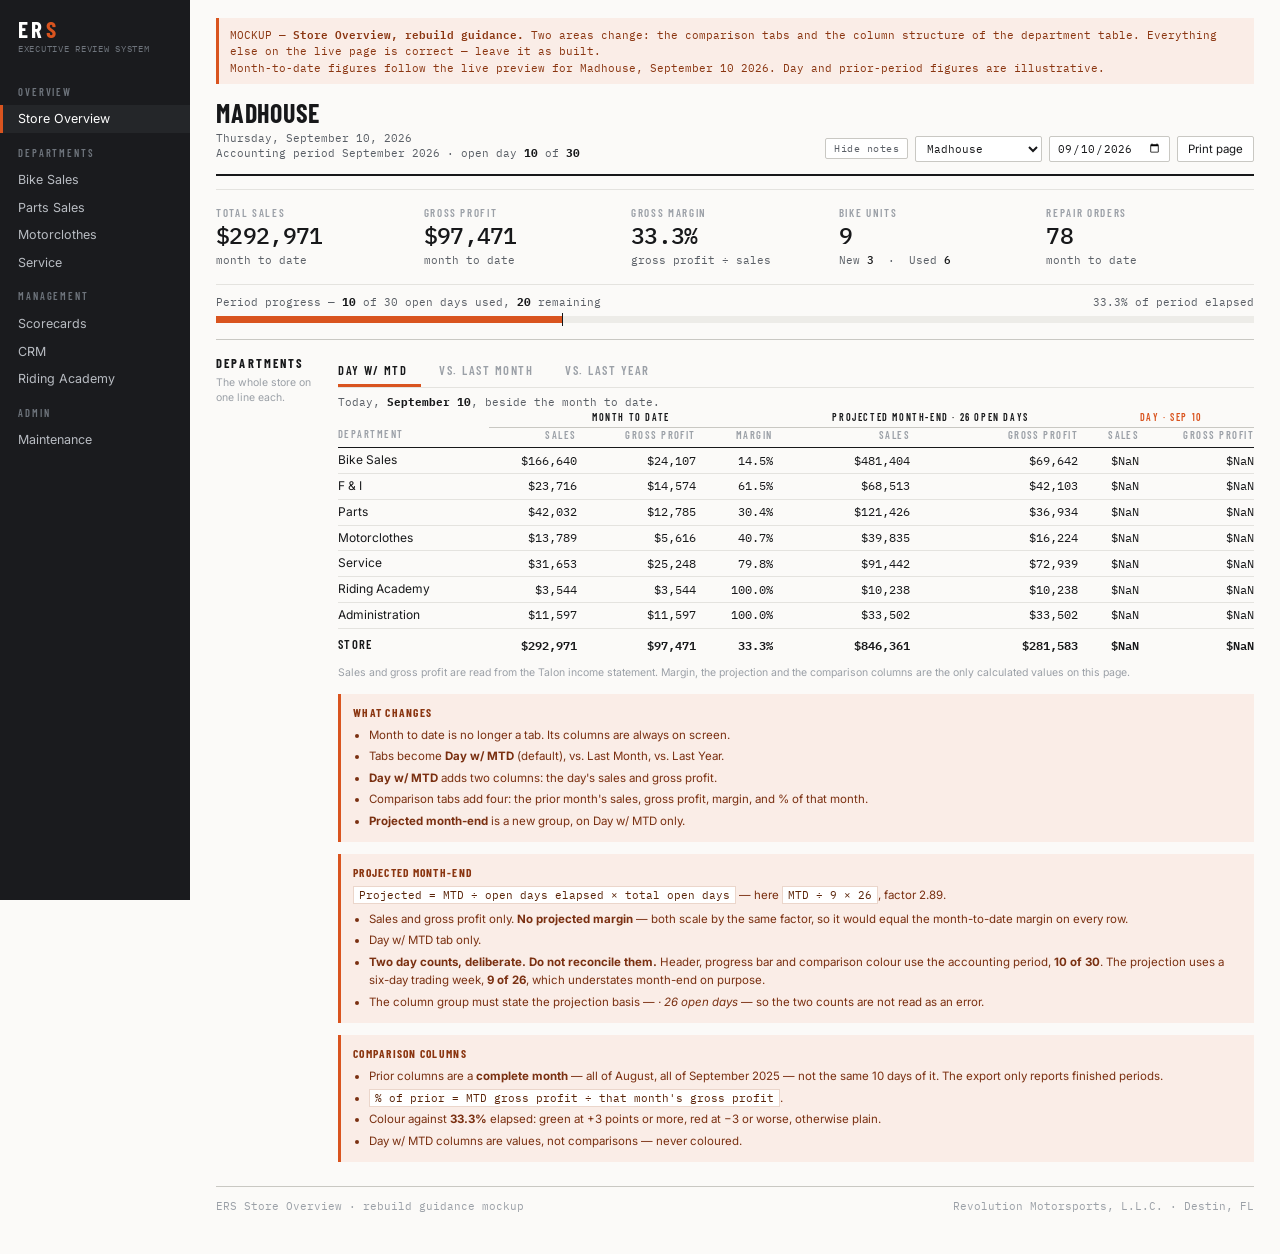
<file: ERS_StoreOverview_Rebuild_Guidance.html>
<!DOCTYPE html>
<html lang="en">
<head>
<meta charset="utf-8">
<meta name="viewport" content="width=device-width, initial-scale=1">
<title>ERS — Store Overview (Rebuild Guidance)</title>
<link rel="preconnect" href="https://fonts.googleapis.com">
<link rel="preconnect" href="https://fonts.gstatic.com" crossorigin>
<link href="https://fonts.googleapis.com/css2?family=Barlow+Condensed:wght@600;700&family=IBM+Plex+Mono:wght@400;500;600&family=Inter:wght@400;500;600&display=swap" rel="stylesheet">
<style>
:root{
  --paper:#FBFAF8; --rail:#1A1B1E; --rail-ink:#B8BCC2;
  --ink:#17181A; --ink-mid:#5A5F66; --ink-low:#9BA0A7;
  --rule:#E4E3DF; --rule-hard:#C9C8C3;
  --accent:#D9541F; --accent-soft:#FAEDE7;
  --up:#2C6E4C; --down:#B23A2B;
  --disp:'Barlow Condensed','Arial Narrow',sans-serif;
  --body:'Inter',-apple-system,'Segoe UI',sans-serif;
  --mono:'IBM Plex Mono',Menlo,monospace;
}
*{box-sizing:border-box;margin:0;padding:0}
body{background:var(--paper);color:var(--ink);font-family:var(--body);font-size:13px;line-height:1.4}
body.notes-off .note-el{display:none}
.app{display:grid;grid-template-columns:190px minmax(0,1fr);min-height:100vh}

.rail{background:var(--rail);color:var(--rail-ink);padding:18px 0 24px;position:sticky;top:0;height:100vh;overflow-y:auto}
.rail .mark{font-family:var(--disp);font-weight:700;font-size:23px;letter-spacing:.15em;text-transform:uppercase;color:#fff;padding:0 18px 2px;line-height:1}
.rail .mark em{font-style:normal;color:var(--accent)}
.rail .sub{font-family:var(--mono);font-size:9px;letter-spacing:.08em;color:#6E747C;padding:0 18px 16px;text-transform:uppercase}
.rail h3{font-family:var(--disp);font-size:10.5px;font-weight:600;letter-spacing:.18em;text-transform:uppercase;color:#6E747C;padding:13px 18px 6px}
.rail a{display:block;padding:5px 18px;color:var(--rail-ink);text-decoration:none;font-size:12.5px}
.rail a:hover{background:#242629;color:#fff}
.rail a.on{color:#fff;box-shadow:inset 3px 0 0 var(--accent);background:#242629}

main{padding:18px 26px 40px;max-width:1320px}
.mockbar{background:var(--accent-soft);border-left:3px solid var(--accent);color:#8A3510;font-family:var(--mono);font-size:10.5px;padding:8px 11px;margin-bottom:16px;line-height:1.55}
.mockbar b{font-weight:600}

.head{display:flex;justify-content:space-between;align-items:flex-end;gap:20px;flex-wrap:wrap;padding-bottom:12px;border-bottom:2px solid var(--ink)}
.head h1{font-family:var(--disp);font-size:26px;font-weight:700;letter-spacing:.03em;text-transform:uppercase;line-height:1}
.head .meta{font-family:var(--mono);font-size:11px;color:var(--ink-mid);margin-top:5px}
.head .meta b{color:var(--ink)}
.acts{display:flex;gap:7px;flex-wrap:wrap;align-items:center}
.btn{font-family:var(--body);font-size:11.5px;padding:5px 10px;border:1px solid var(--rule-hard);background:#fff;border-radius:2px;cursor:pointer;color:var(--ink)}
.btn:hover{border-color:var(--ink-mid)}
select.btn,input.btn{font-family:var(--mono);font-size:11px;padding:4px 7px}
.chip{font-family:var(--mono);font-size:10px;letter-spacing:.05em;padding:3px 8px;border-radius:2px;border:1px solid var(--rule-hard);background:#fff;cursor:pointer;color:var(--ink-mid)}
.chip[aria-pressed="true"]{background:var(--ink);color:#fff;border-color:var(--ink)}

.headline{display:grid;grid-template-columns:repeat(5,1fr);border-top:1px solid var(--rule);margin-top:13px;padding-top:15px}
.hl{padding-right:16px}
.hl .k{font-family:var(--disp);font-size:11px;font-weight:600;letter-spacing:.15em;text-transform:uppercase;color:var(--ink-low);display:block;margin-bottom:3px}
.hl .v{font-family:var(--mono);font-size:23px;font-weight:500;letter-spacing:-.03em;display:block;line-height:1.1}
.hl .d{font-family:var(--mono);font-size:10.5px;color:var(--ink-mid);display:block;margin-top:5px}
.hl .d b{color:var(--ink);font-weight:500}

.progress{margin:16px 0 4px;padding:10px 0 0;border-top:1px solid var(--rule)}
.progress .row{display:flex;justify-content:space-between;gap:14px;flex-wrap:wrap;font-family:var(--mono);font-size:10.5px;color:var(--ink-mid);margin-bottom:6px}
.progress .row b{color:var(--ink)}
.ptrack{height:7px;background:#EDECE8;position:relative}
.pfill{position:absolute;inset:0 auto 0 0;background:var(--accent)}
.ptick{position:absolute;top:-3px;bottom:-3px;width:1px;background:var(--ink)}

section{display:grid;grid-template-columns:100px minmax(0,1fr);gap:22px;border-top:1px solid var(--rule-hard);padding:16px 0 4px;margin-top:16px}
.gutter h2{font-family:var(--disp);font-size:12.5px;font-weight:700;letter-spacing:.17em;text-transform:uppercase;line-height:1.25}
.gutter p{font-size:10.5px;color:var(--ink-low);margin-top:5px;line-height:1.4}

.bases{display:flex;border-bottom:1px solid var(--rule);flex-wrap:wrap}
.bases button{font-family:var(--disp);font-size:12.5px;font-weight:600;letter-spacing:.12em;text-transform:uppercase;background:none;border:0;border-bottom:3px solid transparent;color:var(--ink-low);padding:6px 14px 6px 0;margin-right:18px;cursor:pointer;line-height:1.3}
.bases button:hover{color:var(--ink)}
.bases button[aria-selected="true"]{color:var(--ink);border-bottom-color:var(--accent)}
.basisnote{font-family:var(--mono);font-size:10.5px;color:var(--ink-mid);margin-top:7px}
.basisnote b{color:var(--ink)}

table{width:100%;border-collapse:collapse}
thead th{font-family:var(--disp);font-size:10.5px;font-weight:600;letter-spacing:.14em;text-transform:uppercase;color:var(--ink-low);text-align:right;padding:0 10px 5px 0;border-bottom:1px solid var(--ink);white-space:nowrap}
thead th.l{text-align:left}
thead th:last-child{padding-right:0}
thead tr.grp th{border-bottom:1px solid var(--rule-hard);padding-bottom:3px;text-align:center;color:var(--ink);letter-spacing:.16em;font-size:10px}
thead tr.grp th.blank{border-bottom:0}
thead tr.grp th.cmp{color:var(--accent)}
tbody td{font-family:var(--mono);font-size:11.5px;text-align:right;padding:4px 10px 4px 0;border-bottom:1px solid var(--rule);white-space:nowrap}
tbody td.l{font-family:var(--body);font-size:12px;text-align:left}
tbody td:last-child{padding-right:0}
tbody tr.tot td{border-top:1px solid var(--ink);border-bottom:0;font-weight:600;padding-top:7px}
tbody tr.tot td.l{font-family:var(--disp);font-size:12.5px;letter-spacing:.1em;text-transform:uppercase}
.up{color:var(--up)}.down{color:var(--down)}.dim{color:var(--ink-low)}
.mini{font-size:10.5px;color:var(--ink-low);margin-top:8px;line-height:1.55}
.mini b{color:var(--ink-mid)}

.spec{border-left:3px solid var(--accent);background:var(--accent-soft);padding:9px 12px;font-size:11.5px;color:#7A3011;margin-top:12px;line-height:1.6}
.spec b.h{font-family:var(--disp);font-size:11.5px;letter-spacing:.11em;text-transform:uppercase;display:block;margin-bottom:5px;color:#8A3510}
.spec ul{margin:5px 0 0;padding-left:16px}
.spec li{margin-bottom:3px}
.spec code{font-family:var(--mono);font-size:11px;background:#fff;border:1px solid #EBD6CB;padding:1px 5px;color:#5A2408}


.foot{margin-top:20px;padding-top:12px;border-top:1px solid var(--rule-hard);font-family:var(--mono);font-size:10.5px;color:var(--ink-low);display:flex;justify-content:space-between;gap:16px;flex-wrap:wrap}

@media (max-width:1180px){
  .app{grid-template-columns:1fr}
  .rail{position:static;height:auto;display:grid;grid-template-columns:1fr 1fr;padding-bottom:16px}
  .rail .mark,.rail .sub{grid-column:1/-1}
  main{padding:18px 16px 34px}
  .headline{grid-template-columns:repeat(2,1fr);gap:16px 0}
  section{grid-template-columns:1fr;gap:12px}
  .scroller{overflow-x:auto}
}
@media (max-width:560px){.headline{grid-template-columns:1fr}}
</style>
</head>
<body>
<div class="app">

<nav class="rail">
  <div class="mark">ER<em>S</em></div>
  <div class="sub">Executive Review System</div>
  <h3>Overview</h3><a href="#" class="on">Store Overview</a>
  <h3>Departments</h3><a href="#">Bike Sales</a><a href="#">Parts Sales</a>
  <a href="#">Motorclothes</a><a href="#">Service</a>
  <h3>Management</h3><a href="#">Scorecards</a><a href="#">CRM</a><a href="#">Riding Academy</a>
  <h3>Admin</h3><a href="#">Maintenance</a>
</nav>

<main>
<div class="mockbar">
  MOCKUP &mdash; <b>Store Overview, rebuild guidance.</b> Two areas change: the comparison tabs and the column
  structure of the department table. Everything else on the live page is correct &mdash; leave it as built.<br>
  Month-to-date figures follow the live preview for Madhouse, September 10 2026. Day and prior-period figures are
  illustrative.
</div>

<div class="head">
  <div>
    <h1 id="pageStore">Madhouse</h1>
    <div class="meta" id="pageMeta"></div>
  </div>
  <div class="acts">
    <button class="chip" id="notesToggle" aria-pressed="false">Hide notes</button>
    <select class="btn" aria-label="Store"><option>Madhouse</option><option>Emerald Coast</option><option>Haven</option><option>Honky Tonk</option><option>M.C.H.D.</option><option>Moonshine</option><option>Music City</option></select>
    <input class="btn" type="date" id="dateInput" aria-label="Overview of date">
    <button class="btn">Print page</button>
  </div>
</div>

<div class="headline">
  <div class="hl"><span class="k">Total sales</span><span class="v" id="hlSales"></span><span class="d">month to date</span></div>
  <div class="hl"><span class="k">Gross profit</span><span class="v" id="hlGross"></span><span class="d">month to date</span></div>
  <div class="hl"><span class="k">Gross margin</span><span class="v" id="hlMargin"></span><span class="d">gross profit &divide; sales</span></div>
  <div class="hl"><span class="k">Bike units</span><span class="v" id="hlUnitsTotal"></span><span class="d">New <b id="hlUnitsNew"></b> &nbsp;&middot;&nbsp; Used <b id="hlUnitsUsed"></b></span></div>
  <div class="hl"><span class="k">Repair orders</span><span class="v" id="hlRepairOrders"></span><span class="d">month to date</span></div>
</div>

<div class="progress">
  <div class="row">
    <span>Period progress &mdash; <b id="progElapsed"></b> of <span id="progTotal"></span> open days used, <b id="progRemaining"></b> remaining</span>
    <span id="progPct"></span>
  </div>
  <div class="ptrack"><div class="pfill" id="pfill"></div><div class="ptick" id="ptick"></div></div>
</div>

<section>
  <div class="gutter">
    <h2>Departments</h2>
    <p>The whole store on one line each.</p>
  </div>
  <div>
    <div class="bases" role="tablist" aria-label="Comparison basis">
      <button role="tab" aria-selected="true"  data-basis="day">Day w/ MTD</button>
      <button role="tab" aria-selected="false" data-basis="lastmonth">vs. Last Month</button>
      <button role="tab" aria-selected="false" data-basis="lastyear">vs. Last Year</button>
    </div>
    <div class="basisnote" id="basisnote"></div>

    <div class="scroller">
      <table>
        <thead>
          <tr class="grp" id="grphead"></tr>
          <tr id="colhead"></tr>
        </thead>
        <tbody id="deptbody"></tbody>
      </table>
    </div>
    <p class="mini">Sales and gross profit are read from the Talon income statement. Margin, the projection and
      the comparison columns are the only calculated values on this page.</p>

    <div class="spec note-el">
      <b class="h">What changes</b>
      <ul>
        <li>Month to date is no longer a tab. Its columns are always on screen.</li>
        <li>Tabs become <b>Day w/ MTD</b> (default), vs. Last Month, vs. Last Year.</li>
        <li><b>Day w/ MTD</b> adds two columns: the day's sales and gross profit.</li>
        <li>Comparison tabs add four: the prior month's sales, gross profit, margin, and % of that month.</li>
        <li><b>Projected month-end</b> is a new group, on Day w/ MTD only.</li>
      </ul>
    </div>

    <div class="spec note-el">
      <b class="h">Projected month-end</b>
      <code>Projected = MTD &divide; open days elapsed &times; total open days</code> &mdash; here
      <code>MTD &divide; 9 &times; 26</code>, factor 2.89.
      <ul>
        <li>Sales and gross profit only. <b>No projected margin</b> &mdash; both scale by the same factor, so it
          would equal the month-to-date margin on every row.</li>
        <li>Day w/ MTD tab only.</li>
        <li><b>Two day counts, deliberate. Do not reconcile them.</b> Header, progress bar and comparison colour
          use the accounting period, <b>10 of 30</b>. The projection uses a six-day trading week, <b>9 of 26</b>,
          which understates month-end on purpose.</li>
        <li>The column group must state the projection basis &mdash; <i>&middot; 26 open days</i> &mdash; so the
          two counts are not read as an error.</li>
      </ul>
    </div>

    <div class="spec note-el">
      <b class="h">Comparison columns</b>
      <ul>
        <li>Prior columns are a <b>complete month</b> &mdash; all of August, all of September 2025 &mdash; not the
          same 10 days of it. The export only reports finished periods.</li>
        <li><code>% of prior = MTD gross profit &divide; that month's gross profit</code>.</li>
        <li>Colour against <b>33.3%</b> elapsed: green at +3 points or more, red at &minus;3 or worse, otherwise
          plain.</li>
        <li>Day w/ MTD columns are values, not comparisons &mdash; never coloured.</li>
      </ul>
    </div>
  </div>
</section>

<div class="foot">
  <span>ERS Store Overview &middot; rebuild guidance mockup</span>
  <span>Revolution Motorsports, L.L.C. &middot; Destin, FL</span>
</div>
</main>
</div>

<script>
/* Two day counts, on purpose.
   DISPLAY  - the accounting period as the page states it, e.g. 10 of 30. Drives the
              header, the progress bar and the pace colour on the comparison columns.
   PROJECTION - a six-day trading week. Drives the month-end projection only, which
              understates by design. See the Projected month-end note. Collapse these
              into one number once a real per-store open-day calendar exists.
   Every sample figure on this page - these counts included - lives in
   /data/store-overview.json and is loaded by the fetch() at the bottom of this script. */
var DATA;
var ELAPSED, TOTAL, PROJ_ELAPSED, PROJ_TOTAL, PACE, PF;

function commas(n){
  var s = String(Math.abs(Math.round(n))), o = '', c = 0, i;
  for (i = s.length - 1; i >= 0; i--) { o = s.charAt(i) + o; if (++c % 3 === 0 && i > 0) o = ',' + o; }
  return (n < 0 ? '\u2212' : '') + o;
}
function money(n){ return '$' + commas(n); }
function pct1(n){ return n.toFixed(1) + '%'; }
function sgnPct(n){ return (n >= 0 ? '+' : '\u2212') + Math.abs(n).toFixed(1) + '%'; }

/* s/g are month to date. ds/dg are the day. lm* is ALL of last month, ly* is ALL of
   the same month last year - complete months, not the same days of them. */
var DEPTS;
function totals(){
  var t = {n:'Store', s:0, g:0, ds:0, dg:0, lms:0, lmg:0, lys:0, lyg:0}, i, k;
  for (i = 0; i < DEPTS.length; i++)
    for (k in t) if (k !== 'n') t[k] += DEPTS[i][k];
  return t;
}

var BASES = {
  day: {
    grp:'Day \u00b7 Sep 10', cols:['Sales','Gross profit'], kind:'value',
    note:'Today, <b>September 10</b>, beside the month to date.'
  },
  lastmonth: {
    grp:'August 2026 \u00b7 complete month', cols:['Sales','Gross profit','% of Aug'],
    kind:'prior', sk:'lms', gk:'lmg', label:'August',
    note:'Month to date against <b>all of August 2026</b> \u2014 the complete month, not August through day 10. Last column is gross profit as a percentage of it, against <b>33.3%</b> elapsed.'
  },
  lastyear: {
    grp:'September 2025 \u00b7 complete month', cols:['Sales','Gross profit','% of Sep 25'],
    kind:'prior', sk:'lys', gk:'lyg', label:'September 2025',
    note:'Month to date against <b>all of September 2025</b> \u2014 the complete month. Same reading as vs. Last Month.'
  }
};
var basis = 'day';

function cmpCells(r, cfg){
  if (cfg.kind === 'value') return [money(r.ds), money(r.dg), ''];
  var ps = r[cfg.sk], pg = r[cfg.gk];
  var p = pg ? r.g / pg * 100 : 0;
  var cls = p >= PACE + 3 ? 'up' : (p <= PACE - 3 ? 'down' : '');
  return [money(ps), money(pg), pct1(p), cls];
}

function render(){
  var cfg = BASES[basis], nc = cfg.cols.length, i;
  /* the projection only appears on Day w/ MTD. On a comparison tab the reader is
     looking backwards, and this month's forecast is noise between the two periods. */
  var showProj = basis === 'day';

  document.getElementById('grphead').innerHTML =
    '<th class="l blank"></th>' +
    '<th colspan="3">Month to date</th>' +
    (showProj ? '<th colspan="2">Projected month-end \u00b7 26 open days</th>' : '') +
    '<th colspan="' + nc + '" class="cmp">' + cfg.grp + '</th>';

  var ch = '<th class="l">Department</th>' +
           '<th>Sales</th><th>Gross profit</th><th>Margin</th>' +
           (showProj ? '<th>Sales</th><th>Gross profit</th>' : '');
  for (i = 0; i < nc; i++) ch += '<th class="cmp">' + cfg.cols[i] + '</th>';
  document.getElementById('colhead').innerHTML = ch;

  var rows = DEPTS.concat([totals()]), html = '';
  for (i = 0; i < rows.length; i++) {
    var r = rows[i], last = i === rows.length - 1, c = cmpCells(r, cfg);
    html += '<tr' + (last ? ' class="tot"' : '') + '>' +
      '<td class="l">' + r.n + '</td>' +
      '<td>' + money(r.s) + '</td><td>' + money(r.g) + '</td>' +
      '<td>' + (r.s ? pct1(r.g / r.s * 100) : '\u2014') + '</td>' +
      (showProj ? '<td>' + money(r.s * PF) + '</td><td>' + money(r.g * PF) + '</td>' : '');
    if (cfg.kind === 'value') {
      html += '<td>' + c[0] + '</td><td>' + c[1] + '</td>';
    } else {
      html += '<td>' + c[0] + '</td><td>' + c[1] + '</td>' +
              '<td class="' + c[3] + '">' + c[2] + '</td>';
    }
    html += '</tr>';
  }
  document.getElementById('deptbody').innerHTML = html;
  document.getElementById('basisnote').innerHTML = cfg.note;
}
(function(){
  var t = document.querySelectorAll('.bases button'), i;
  for (i = 0; i < t.length; i++) (function(b){
    b.onclick = function(){
      for (var j = 0; j < t.length; j++) t[j].setAttribute('aria-selected','false');
      b.setAttribute('aria-selected','true'); basis = b.getAttribute('data-basis'); render();
    };
  })(t[i]);
  var n = document.getElementById('notesToggle');
  n.onclick = function(){
    var off = document.body.className.indexOf('notes-off') > -1;
    document.body.className = off ? '' : 'notes-off';
    n.innerHTML = off ? 'Hide notes' : 'Show notes';
    n.setAttribute('aria-pressed', off ? 'false' : 'true');
  };
})();

/* ---------- Header, headline ribbon, progress bar ---------- */
function renderHeader(){
  document.getElementById('pageStore').innerHTML = DATA.store;
  document.getElementById('pageMeta').innerHTML =
    DATA.date.label + '<br>Accounting period ' + DATA.date.accountingPeriod +
    ' &middot; open day <b>' + ELAPSED + '</b> of <b>' + TOTAL + '</b>';
  document.getElementById('dateInput').value = DATA.date.iso;

  var t = totals();
  document.getElementById('hlSales').innerHTML        = money(t.s);
  document.getElementById('hlGross').innerHTML        = money(t.g);
  document.getElementById('hlMargin').innerHTML       = pct1(t.s ? t.g / t.s * 100 : 0);
  document.getElementById('hlUnitsTotal').innerHTML   = commas(DATA.headline.units.total);
  document.getElementById('hlUnitsNew').innerHTML     = commas(DATA.headline.units.new);
  document.getElementById('hlUnitsUsed').innerHTML    = commas(DATA.headline.units.used);
  document.getElementById('hlRepairOrders').innerHTML = commas(DATA.headline.repairOrders);

  document.getElementById('progElapsed').innerHTML   = ELAPSED;
  document.getElementById('progTotal').innerHTML     = TOTAL;
  document.getElementById('progRemaining').innerHTML = TOTAL - ELAPSED;
  document.getElementById('progPct').innerHTML = pct1(PACE) + ' of period elapsed';
  document.getElementById('pfill').style.width = PACE + '%';
  document.getElementById('ptick').style.left  = PACE + '%';
}

/* ---------- Load every sample figure from /data, then render ---------- */
fetch('data/store-overview.json')
  .then(function(res){ return res.json(); })
  .then(function(json){
    DATA = json;
    ELAPSED = DATA.openDays.elapsed;             TOTAL = DATA.openDays.total;
    PROJ_ELAPSED = DATA.projectionDays.elapsed;  PROJ_TOTAL = DATA.projectionDays.total;
    PACE = ELAPSED / TOTAL * 100;
    PF   = PROJ_TOTAL / PROJ_ELAPSED;
    DEPTS = DATA.departments;
    renderHeader();
    render();
  })
  .catch(function(err){
    document.querySelector('main').insertAdjacentHTML('afterbegin',
      '<div class="spec" style="border-left-color:#B23A2B"><b class="h">Could not load data/store-overview.json</b>' +
      'This page reads its sample figures from a JSON file, so it needs to be served over http(s) rather than ' +
      'opened directly as a file. Start a local server in this folder and open the page from there.<br>' +
      '<code>' + err + '</code></div>');
  });
</script>
</body>
</html>
</file>
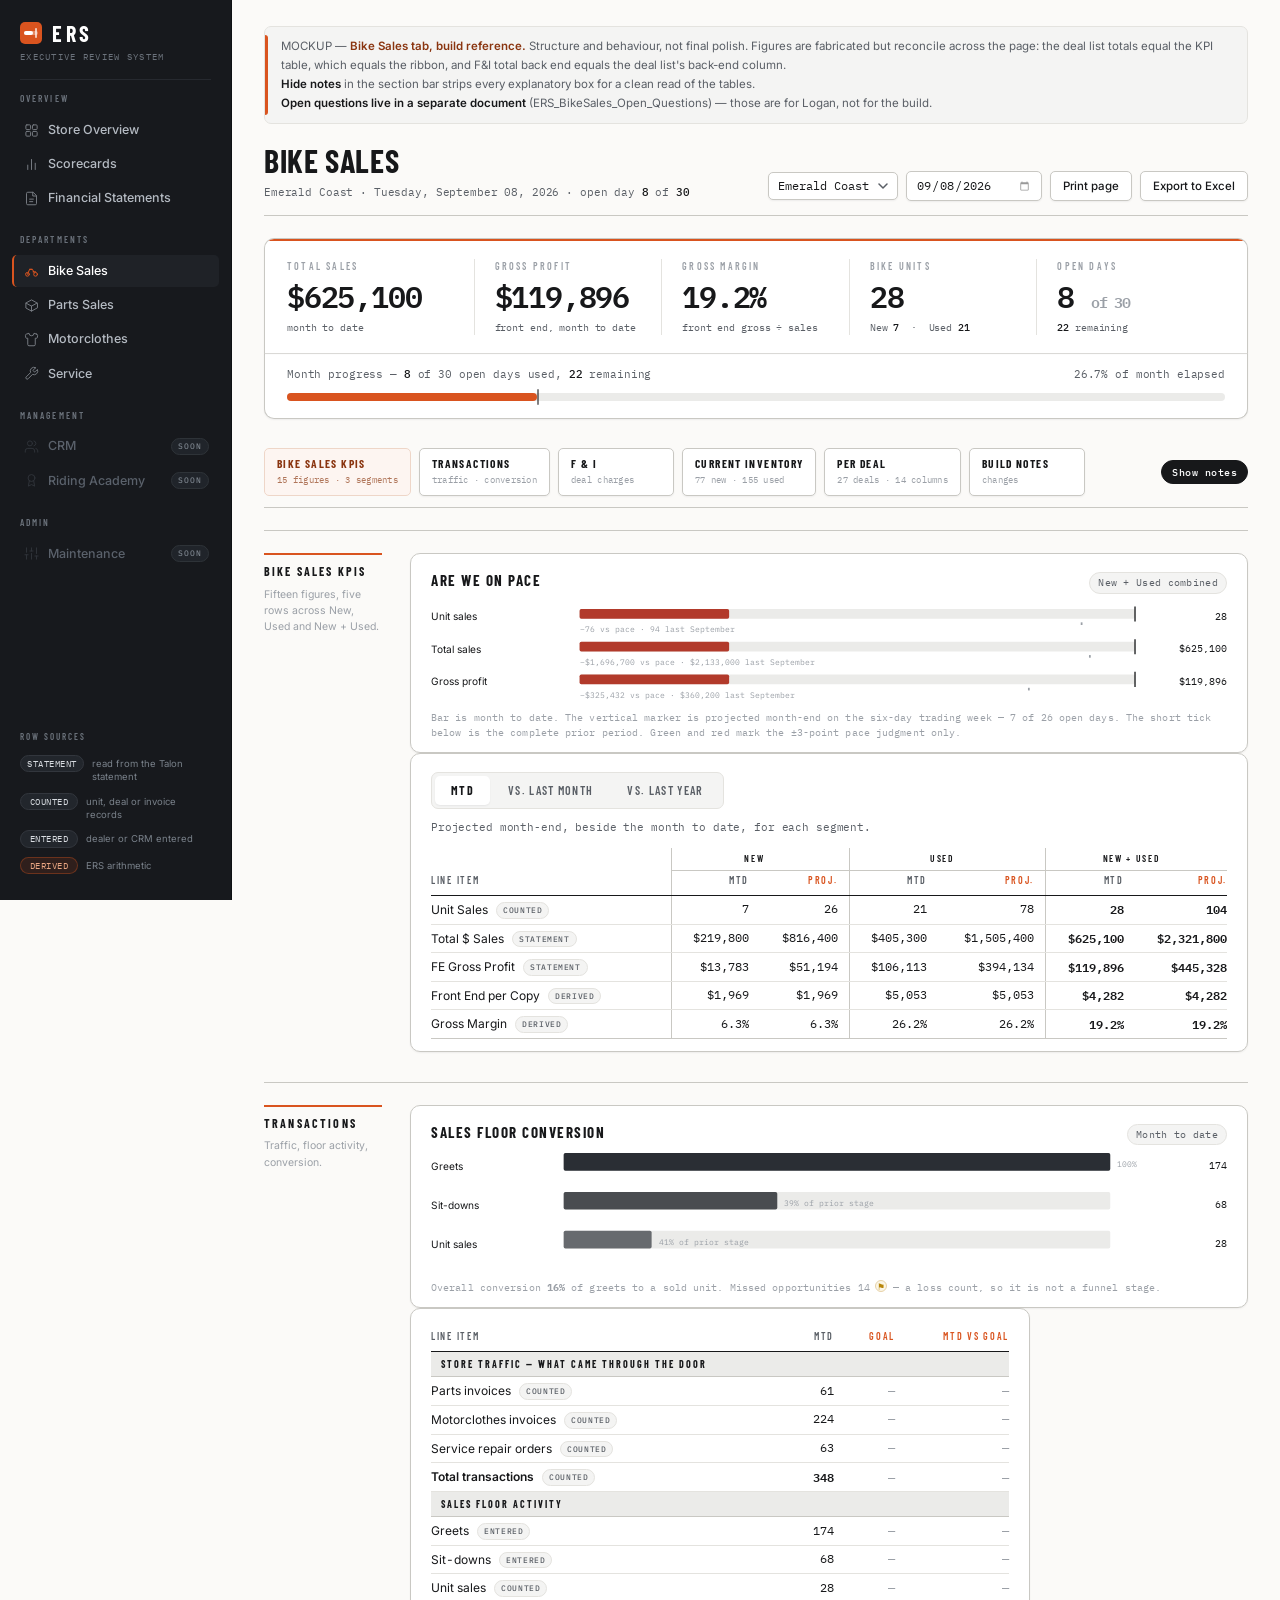
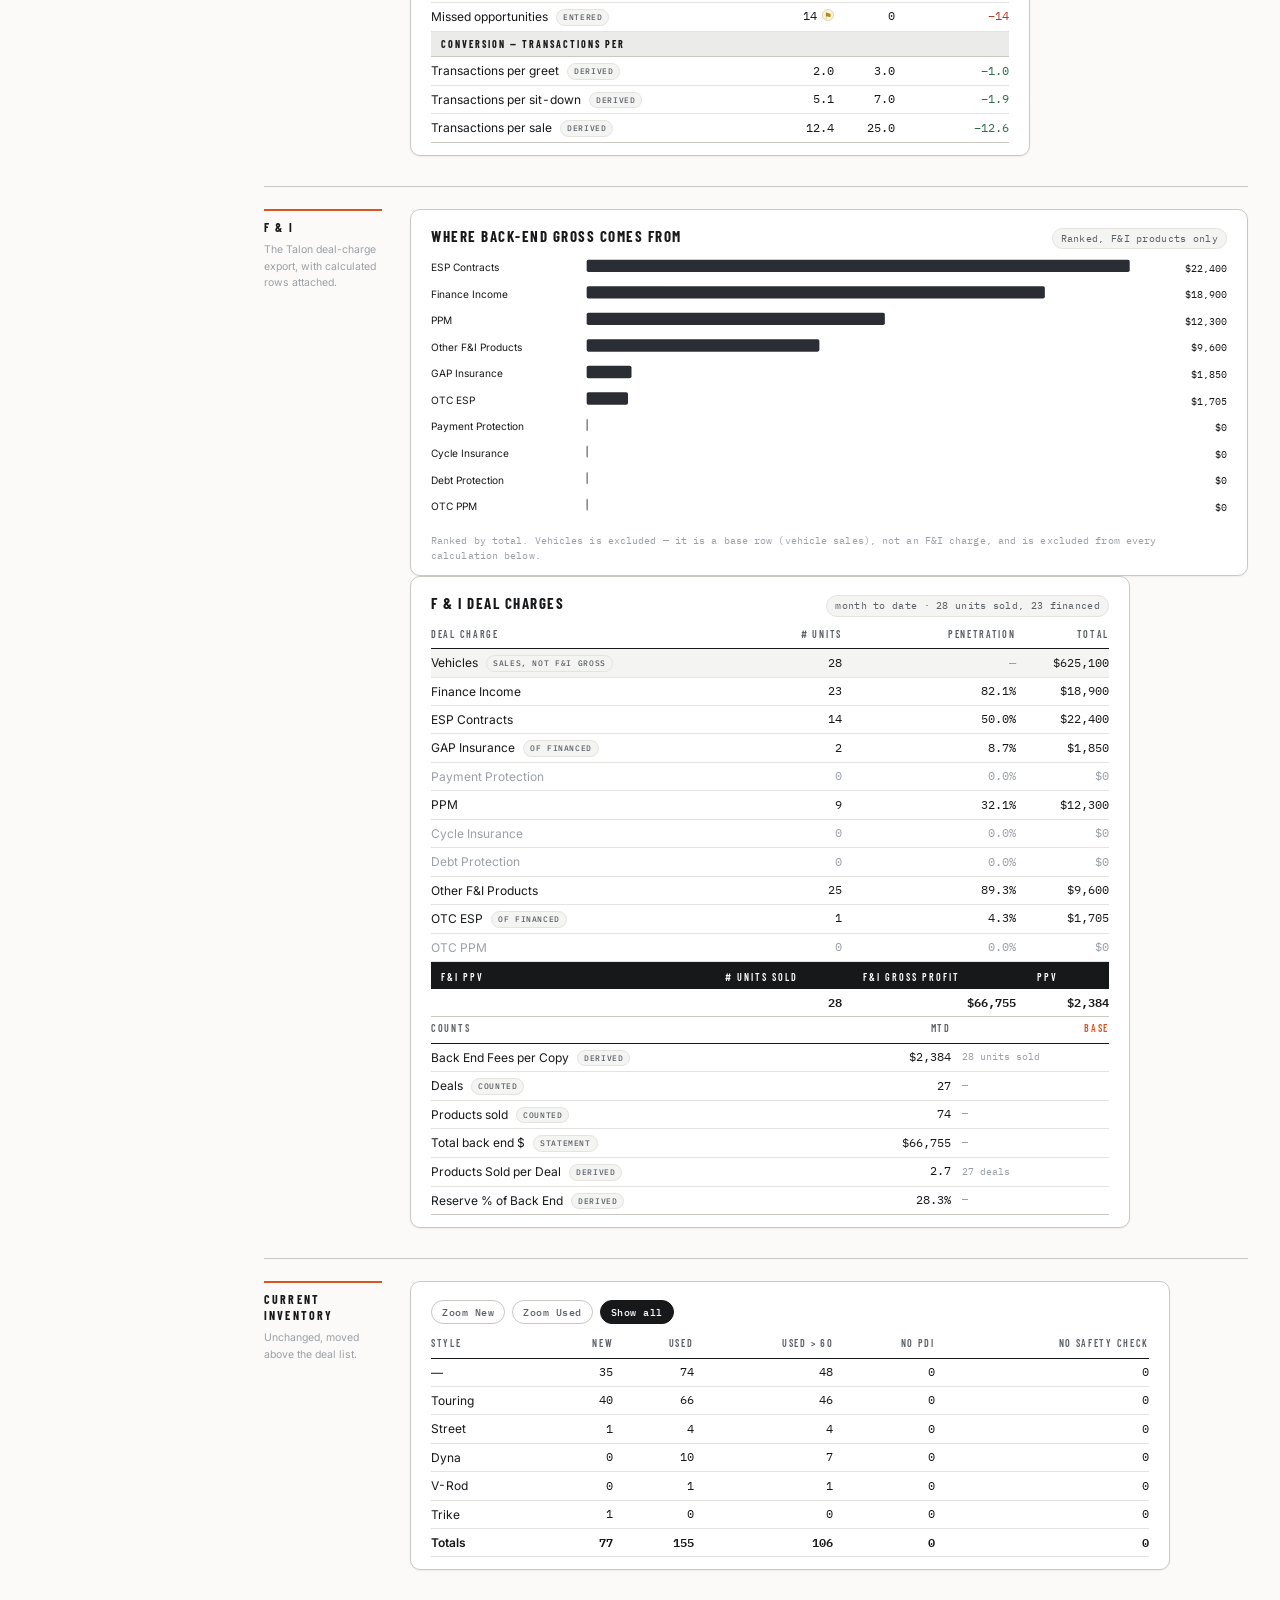
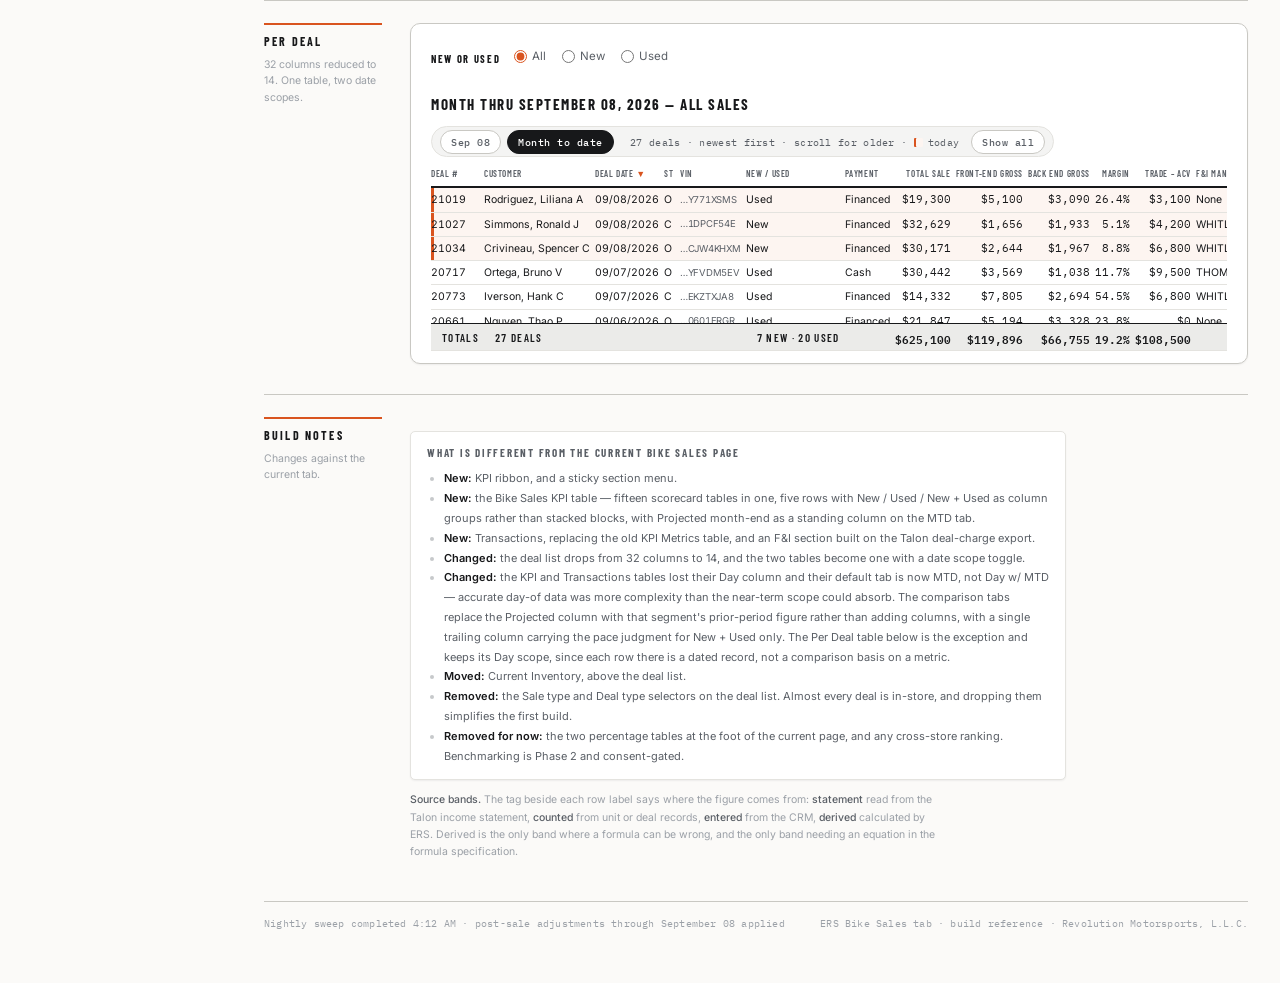
<file: pages/bike-sales.html>
<!DOCTYPE html>
<html lang="en">
<head>
<meta charset="utf-8">
<meta name="viewport" content="width=device-width, initial-scale=1">
<title>ERS — Bike Sales Tab (V4 Mockup)</title>
<link rel="preconnect" href="https://fonts.googleapis.com">
<link rel="preconnect" href="https://fonts.gstatic.com" crossorigin>
<link href="https://fonts.googleapis.com/css2?family=Barlow+Condensed:wght@600;700&family=IBM+Plex+Mono:wght@400;500;600&family=Inter:wght@400;500;600&display=swap" rel="stylesheet">
<link rel="stylesheet" href="../styles/tokens.css">
<link rel="stylesheet" href="../styles/app.css">
</head>
<body>
<div class="app">

<nav id="navRail" class="rail"></nav>

<main>
<div class="mockbar">
  MOCKUP &mdash; <b>Bike Sales tab, build reference.</b> Structure and behaviour, not final polish. Figures are
  fabricated but reconcile across the page: the deal list totals equal the KPI table, which equals the ribbon, and
  F&amp;I total back end equals the deal list's back-end column.<br>
  <b>Hide notes</b> in the section bar strips every explanatory box for a clean read of the tables.<br>
  <b>Open questions live in a separate document</b> (ERS_BikeSales_Open_Questions) &mdash; those are for Logan, not
  for the build.
</div>

<div class="head">
  <div>
    <h1>Bike Sales</h1>
    <div class="meta" id="pageMeta"></div>
  </div>
  <div class="acts">
    <select class="btn" aria-label="Store"><option>Emerald Coast</option><option>Haven</option><option>Honky Tonk</option><option>M.C.H.D.</option><option>Madhouse</option><option>Moonshine</option><option>Music City</option></select>
    <input class="btn" type="date" id="dateInput" aria-label="Overview of date">
    <button class="btn">Print page</button>
    <button class="btn">Export to Excel</button>
  </div>
</div>

<div class="headline">
  <div class="hl"><span class="k">Total sales</span><span class="v" id="hlSales"></span><span class="d">month to date</span></div>
  <div class="hl"><span class="k">Gross profit</span><span class="v" id="hlGross"></span><span class="d">front end, month to date</span></div>
  <div class="hl"><span class="k">Gross margin</span><span class="v" id="hlMargin"></span><span class="d">front end gross &divide; sales</span></div>
  <div class="hl"><span class="k">Bike units</span><span class="v" id="hlUnitsTotal"></span><span class="d">New <b id="hlUnitsNew"></b> &nbsp;&middot;&nbsp; Used <b id="hlUnitsUsed"></b></span></div>
  <div class="hl"><span class="k">Open days</span><span class="v" id="hlOpenDays"></span><span class="d"><b id="hlOpenRemaining"></b> remaining</span></div>
</div>

<div class="progress">
  <div class="row">
    <span>Month progress &mdash; <b id="progElapsed"></b> of <span id="progTotal"></span> open days used, <b id="progRemaining"></b> remaining</span>
    <span id="progPct"></span>
  </div>
  <div class="ptrack"><div class="pfill" id="pfill"></div><div class="ptick" id="ptick"></div></div>
</div>

<nav class="secnav" aria-label="Sections on this page">
  <span id="seclinks" style="display:flex;gap:8px;flex-wrap:wrap"></span>
  <button class="chip" id="notesToggle" aria-pressed="false"
          style="margin-left:auto;align-self:center">Hide notes</button>
</nav>

<!-- ============ BIKE SALES KPIS ============ -->
<section class="anchor" id="sec-kpi">
  <div class="gutter">
    <h2>Bike Sales KPIs</h2>
    <p>Fifteen figures, five rows across New, Used and New + Used.</p>
  </div>
  <div>
    <div class="card">
      <div class="tbl-title"><h4>Are we on pace</h4><span class="cnt">New + Used combined</span></div>
      <div id="kpiBullets" class="chart"></div>
      <p class="chart-note">Bar is month to date. The vertical marker is projected month-end on the six-day
        trading week &mdash; <span id="bulletBasis"></span>. The short tick below is the complete prior period.
        Green and red mark the &plusmn;3-point pace judgment only.</p>
    </div>

    <div class="card">
      <div class="bases" role="tablist" aria-label="Comparison basis">
        <button role="tab" aria-selected="true"  data-basis="mtd">MTD</button>
        <button role="tab" aria-selected="false" data-basis="lastmonth">vs. Last Month</button>
        <button role="tab" aria-selected="false" data-basis="lastyear">vs. Last Year</button>
      </div>
      <div class="basisnote" id="basisnote"></div>
      <div class="scroller">
        <table><thead>
          <tr class="grp" id="kpigrphead"></tr>
          <tr id="kpicolhead"></tr>
        </thead><tbody id="kpibody"></tbody></table>
      </div>
    </div>

    <div class="spec note-el">
      <b class="h">Segment columns, not segment blocks</b>
      <ul>
        <li>New, Used and New + Used were fifteen stacked rows (five metrics &times; three segments). They're
          three column groups now, five rows total &mdash; New against Used reads on one line, which is how a
          sales manager compares the floor.</li>
        <li>No Day column, on this table or the Transactions table below &mdash; getting accurate day-of data
          reliably was more complexity than the near-term scope of the project can absorb. <b>MTD is the default
          tab now</b>, not Day w/ MTD. Record-level tables (Per Deal, below) are the exception and keep theirs.</li>
      </ul>
    </div>

    <div class="spec note-el">
      <b class="h">Projected month-end</b>
      <code>Projected = MTD &divide; open days elapsed &times; total open days</code> &mdash; here
      <code>MTD &divide; 7 &times; 26</code>, factor 3.71.
      <ul>
        <li>Applied to <b>units, sales and gross</b>, per segment &mdash; labelled <b>Proj.</b> for space. The two
          ratio rows are recomputed from the projected rows above them, not projected directly, and always equal
          the MTD figure, confirmed as intended rather than a formula to fix. Units round to whole bikes.</li>
        <li>MTD tab only.</li>
        <li><b>Two day counts, deliberate. Do not reconcile them.</b> Header and progress bar use the accounting
          period, <b>8 of 30</b>. The projection uses a six-day trading week, <b>7 of 26</b>, which understates
          month-end on purpose &mdash; see Projected month-end in <code>CLAUDE.md</code> for the full basis.</li>
      </ul>
    </div>

    <div class="spec note-el">
      <b class="h">Comparison columns replace, they don't add</b>
      <ul>
        <li>Switching to <b>vs. Last Month</b> or <b>vs. Last Year</b> swaps each segment's Proj. column for that
          segment's own <b>complete prior month</b> figure &mdash; all of August, all of September 2025, not the
          same 8 days of it. Same six columns as the MTD tab, just a different second column.</li>
        <li>One column is added at the very end, not three: <b>New + Used vs. Aug 2026</b> (or vs. Sep 2025)
          carries the pace judgment for the combined total only &mdash; New and Used individually show their prior
          figure for reference, without a separate pace signal each, which is what keeps this table at seven
          columns instead of nine.</li>
        <li>On that column, unit/sales/gross rows show <code>% of prior = MTD &divide; that month's figure</code>,
          coloured at &plusmn;3 points against the period elapsed. The two ratio rows show a difference instead
          &mdash; +$115, &minus;0.3 pts, coloured at &plusmn;$25 / &plusmn;0.3 pts &mdash; a margin at 100% of last
          month is flat, not on pace.</li>
      </ul>
    </div>
  </div>
</section>

<!-- ============ TRANSACTIONS ============ -->
<section class="anchor" id="sec-trans">
  <div class="gutter">
    <h2>Transactions</h2>
    <p>Traffic, floor activity, conversion.</p>
  </div>
  <div>
    <div class="card">
      <div class="tbl-title"><h4>Sales floor conversion</h4><span class="cnt">Month to date</span></div>
      <div id="txFunnel" class="chart"></div>
      <p class="chart-note" id="txFunnelNote"></p>
    </div>

    <div class="card" style="max-width:620px">
      <table><thead><tr>
        <th class="l">Line item</th><th>MTD</th>
        <th class="cmp">Goal</th><th class="cmp">MTD vs goal</th>
      </tr></thead><tbody id="transbody"></tbody></table>
    </div>

    <div class="spec note-el">
      <b class="h">Transactions and conversion</b>
      <code>Total transactions = parts invoices + Motorclothes invoices + service repair orders</code> &mdash;
      61 + 224 + 63 = 348 month to date.<br>
      <code>Transactions per greet = total transactions &divide; greets</code>, same shape for sit-downs and unit
      sales. <b>Lower is better</b>: the figure is how much traffic it takes to produce one, so the goal is a
      ceiling. Goals exist for the three ratios and missed opportunities only; every other row shows an em-dash,
      never a zero.
    </div>
  </div>
</section>

<!-- ============ F&I ============ -->
<section class="anchor" id="sec-fi">
  <div class="gutter">
    <h2>F &amp; I</h2>
    <p>The Talon deal-charge export, with calculated rows attached.</p>
  </div>
  <div>
    <div class="card">
      <div class="tbl-title"><h4>Where back-end gross comes from</h4><span class="cnt">Ranked, F&amp;I products only</span></div>
      <div id="fiPareto" class="chart"></div>
      <p class="chart-note">Ranked by total. Vehicles is excluded &mdash; it is a base row (vehicle sales), not an
        F&amp;I charge, and is excluded from every calculation below.</p>
    </div>

    <div class="card" style="max-width:720px">
      <div class="tbl-title">
        <h4>F &amp; I Deal Charges</h4>
        <span class="cnt" id="fiCnt"></span>
      </div>
      <table><thead><tr>
        <th class="l">Deal charge</th><th># Units</th><th>Penetration</th><th>Total</th>
      </tr></thead><tbody id="fibody"></tbody></table>
      <table style="margin-top:2px"><thead><tr>
        <th class="l">Counts</th><th></th><th>MTD</th><th class="cmp">Base</th>
      </tr></thead><tbody id="fikpibody"></tbody></table>
    </div>

    <div class="spec note-el">
      <b class="h">Penetration uses two denominators</b>
      Most rows divide by <b>units sold</b>. <b>GAP Insurance and OTC ESP divide by financed deals</b> &mdash; in the
      export that is unlabelled, so ERS marks the row <i>of financed</i>. GAP is correct that way, since GAP can only
      be sold on a financed deal.<br>
      <code>Back end fees per copy = total back-end gross &divide; units sold</code> &middot;
      <code>Products per deal = products sold &divide; deals</code> &middot;
      <code>Reserve % = finance income &divide; total back-end gross</code><br>
      Total back end must equal the <b>Back end gross</b> column of the deal list &mdash; $66,755. Vehicles is a base
      row, not a charge: its Total is vehicle sales and is excluded from every calculation.
    </div>
  </div>
</section>

<!-- ============ INVENTORY ============ -->
<section class="anchor" id="sec-inv">
  <div class="gutter">
    <h2>Current Inventory</h2>
    <p>Unchanged, moved above the deal list.</p>
  </div>
  <div>
    <div class="card" style="max-width:760px">
      <div style="display:flex;gap:7px;margin-bottom:10px">
        <button class="chip" id="zoomNew" aria-pressed="false">Zoom New</button>
        <button class="chip" id="zoomUsed" aria-pressed="false">Zoom Used</button>
        <button class="chip" id="zoomOff" aria-pressed="true">Show all</button>
      </div>
      <table><thead><tr>
        <th class="l">Style</th><th>New</th><th>Used</th><th>Used &gt; 60</th><th>No PDI</th><th>No safety check</th>
      </tr></thead><tbody id="invbody"></tbody></table>
    </div>
    <p class="mini note-el">Content and calculation unchanged from the current page. <b>Used &gt; 60</b> sits next to the used
      count rather than at the end of the row, because it is the aging figure a GM acts on.</p>
  </div>
</section>

<!-- ============ PER DEAL ============ -->
<section class="anchor" id="sec-deals">
  <div class="gutter">
    <h2>Per Deal</h2>
    <p>32 columns reduced to 14. One table, two date scopes.</p>
  </div>
  <div>
    <div class="card">
      <div class="filters">
        <div class="fg"><b>New or used</b>
          <label><input type="radio" name="nu" value="All" checked> All</label>
          <label><input type="radio" name="nu" value="New"> New</label>
          <label><input type="radio" name="nu" value="Used"> Used</label></div>
      </div>

      <div class="tbl-title" style="margin-top:20px">
        <h4 id="dealTitle"></h4>
        <span class="cnt">
          <button class="chip" data-scope="day" aria-pressed="false">Sep 08</button>
          <button class="chip" data-scope="mtd" aria-pressed="true">Month to date</button>
          <span id="dealcnt" style="margin-left:10px"></span>
          <button class="chip" id="dealToggle" aria-expanded="false" style="margin-left:6px">Show all</button>
        </span>
      </div>
      <div class="scroller"><div class="tscroll" id="dealScroll">
        <table class="deals"><thead><tr id="dealhead"></tr></thead><tbody id="dealbody"></tbody></table>
      </div></div>
    </div>

    <div class="spec note-el">
      <b class="h">The deal list</b>
      One component, two date scopes &mdash; the Sep 08 view is the month list filtered to today, so the two can
      never disagree. Newest first, six rows in the frame, headings and totals pinned while the body scrolls. Any
      heading sorts; dates sort as dates, not as text. Totals reflect the <b>filter</b>, not what is on screen.
      In the month view <b>today's deals are shaded</b> with an accent rule, so the day reads apart from the month
      without switching to the Sep 08 view.<br>
      While collapsed the VIN shows its <b>last 8 characters</b>, with the full number on hover; <b>Show all</b>
      restores it. Names display as <b>Last, F.</b> with the full name on hover &mdash; Talon stores them in caps as
      LAST, FIRST, which is the widest thing in the row. Both are display conventions to keep all 14 columns visible
      without horizontal scrolling; either can be reverted if the full strings are wanted. <code>Margin = front-end gross &divide; total sale</code> &mdash; <b>placeholder</b>, see the
      open questions document before building.
    </div>
  </div>
</section>

<!-- ============ BUILD NOTES ============ -->
<section class="anchor" id="sec-notes">
  <div class="gutter">
    <h2>Build Notes</h2>
    <p>Changes against the current tab.</p>
  </div>
  <div>
    <div class="notes">
      <b class="h">What is different from the current Bike Sales page</b>
      <ul>
        <li><b>New:</b> KPI ribbon, and a sticky section menu.</li>
        <li><b>New:</b> the Bike Sales KPI table &mdash; fifteen scorecard tables in one, five rows with New / Used /
          New + Used as column groups rather than stacked blocks, with Projected month-end as a standing column on
          the MTD tab.</li>
        <li><b>New:</b> Transactions, replacing the old KPI Metrics table, and an F&amp;I section built on the Talon
          deal-charge export.</li>
        <li><b>Changed:</b> the deal list drops from 32 columns to 14, and the two tables become one with a date
          scope toggle.</li>
        <li><b>Changed:</b> the KPI and Transactions tables lost their Day column and their default tab is now MTD,
          not Day w/ MTD &mdash; accurate day-of data was more complexity than the near-term scope could absorb.
          The comparison tabs replace the Projected column with that segment's prior-period figure rather than
          adding columns, with a single trailing column carrying the pace judgment for New + Used only. The Per
          Deal table below is the exception and keeps its Day scope, since each row there is a dated record, not a
          comparison basis on a metric.</li>
        <li><b>Moved:</b> Current Inventory, above the deal list.</li>
        <li><b>Removed:</b> the Sale type and Deal type selectors on the deal list. Almost every deal is in-store,
          and dropping them simplifies the first build.</li>
        <li><b>Removed for now:</b> the two percentage tables at the foot of the current page, and any cross-store
          ranking. Benchmarking is Phase 2 and consent-gated.</li>
      </ul>
    </div>
    <p class="mini"><b>Source bands.</b> The tag beside each row label says where the figure comes from:
      <b>statement</b> read from the Talon income statement, <b>counted</b> from unit or deal records,
      <b>entered</b> from the CRM, <b>derived</b> calculated by ERS. Derived is the only band where a formula can be
      wrong, and the only band needing an equation in the formula specification.</p>
  </div>
</section>

<div class="foot">
  <span id="footSweep"></span>
  <span>ERS Bike Sales tab &middot; build reference &middot; Revolution Motorsports, L.L.C.</span>
</div>
</main>
</div>

<script>var ERS_PAGE = 'bike-sales';</script>
<script src="../scripts/format.js"></script>
<script src="../scripts/charts.js"></script>
<script src="../scripts/nav.js"></script>
<script>
/* Two day counts, on purpose.
   DISPLAY    - the accounting period as the page states it, e.g. 8 of 30. Drives the
                header, the progress bar and the pace colour on the comparison column.
   PROJECTION - a six-day trading week. Drives the month-end projection only, which
                understates by design.
   Every sample figure on this page - these counts included - lives in
   /data/bike-sales.json and is loaded by the fetch() at the bottom of this script.
   commas/money/pct1/sgn come from ../scripts/format.js, shared by every page. */
var DATA;
var OPEN_ELAPSED, OPEN_TOTAL, PROJ_ELAPSED, PROJ_TOTAL, PACE, PF;

/* ---------- Bike Sales KPIs ----------
   Segment columns, not segment blocks: New / Used / New + Used are column groups now,
   five metric rows instead of fifteen stacked ones. See CLAUDE.md's Time tabs section
   for the general rule this follows. */
var K;
function addTotals(k){
  for (var pk in k) if (k.hasOwnProperty(pk)) {
    k[pk].Total = {u:k[pk].New.u + k[pk].Used.u, s:k[pk].New.s + k[pk].Used.s, g:k[pk].New.g + k[pk].Used.g};
  }
}
function projSeg(d){ return {u:Math.round(d.u * PF), s:Math.round(d.s * PF), g:Math.round(d.g * PF)}; }
function metrics(d){ return {u:d.u, s:d.s, g:d.g, pc: d.u ? d.g / d.u : 0, gm: d.s ? d.g / d.s * 100 : 0}; }

var ROWS = [
  {key:'u',  label:'Unit Sales',          band:'counted',   fmt:commas, ratio:false},
  {key:'s',  label:'Total $ Sales',       band:'statement', fmt:money,  ratio:false},
  {key:'g',  label:'FE Gross Profit',     band:'statement', fmt:money,  ratio:false},
  {key:'pc', label:'Front End per Copy',  band:'derived',   fmt:money,  ratio:'money'},
  {key:'gm', label:'Gross Margin',        band:'derived',   fmt:pct1,   ratio:'pct', last:true}
];
var SEGS = ['New', 'Used', 'Total'];
var SEGLABEL = {New:'New', Used:'Used', Total:'New + Used'};

var BASES = {
  mtd: {
    grp:'Projected month-end \u00b7 26 open days', kind:'value',
    note:'Projected month-end, beside the month to date, for each segment.'
  },
  lastmonth: {
    grp:'August 2026', src:'lastmonth', kind:'prior',
    note:'Month to date against <b>all of August 2026</b> \u2014 the complete month, not August through day 8. The trailing column is New + Used against <b>26.7%</b> elapsed.'
  },
  lastyear: {
    grp:'September 2025', src:'lastyear', kind:'prior',
    note:'Month to date against <b>all of September 2025</b> \u2014 the complete month. Same reading as vs. Last Month.'
  }
};
var basis = 'mtd';

function paceCell(row, cfg){
  var cur = metrics(K.mtd.Total), src = metrics(K[cfg.src].Total);
  if (row.ratio) {
    var diff = cur[row.key] - src[row.key];
    var txt = row.ratio === 'pct' ? sgn(diff, function(n){ return n.toFixed(1) + ' pts'; }) : sgn(diff, money);
    var t   = row.ratio === 'pct' ? 0.3 : 25;
    return {txt:txt, cls: diff >= t ? 'up' : (diff <= -t ? 'down' : '')};
  }
  var pv = src[row.key], p = pv ? cur[row.key] / pv * 100 : 0;
  return {txt:pct1(p), cls: p >= PACE + 3 ? 'up' : (p <= PACE - 3 ? 'down' : '')};
}

function renderKPI(){
  var cfg = BASES[basis], showPace = cfg.kind === 'prior', si, ri;

  var grpHtml = '<th class="l blank"></th>';
  for (si = 0; si < SEGS.length; si++) {
    var isTotal = SEGS[si] === 'Total', span = (showPace && isTotal) ? 3 : 2;
    grpHtml += '<th class="segstart' + (isTotal ? ' segtot' : '') + '" colspan="' + span + '">' + SEGLABEL[SEGS[si]] + '</th>';
  }
  document.getElementById('kpigrphead').innerHTML = grpHtml;

  var secondLabel = cfg.kind === 'value' ? 'Proj.' : cfg.grp;
  var colHtml = '<th class="l">Line Item</th>';
  for (si = 0; si < SEGS.length; si++) {
    var isTotal = SEGS[si] === 'Total';
    colHtml += '<th class="segstart' + (isTotal ? ' segtot' : '') + '">MTD</th><th class="cmp' + (isTotal ? ' segtot' : '') + '">' + secondLabel + '</th>';
    if (showPace && isTotal) colHtml += '<th class="cmp segtot">vs. ' + cfg.grp + '</th>';
  }
  document.getElementById('kpicolhead').innerHTML = colHtml;

  var html = '';
  for (ri = 0; ri < ROWS.length; ri++) {
    var row = ROWS[ri];
    html += '<tr' + (row.last ? ' class="endband"' : '') + '>' +
      '<td class="l">' + row.label + '<span class="src">' + row.band + '</span></td>';
    for (si = 0; si < SEGS.length; si++) {
      var seg = SEGS[si], isTotal = seg === 'Total';
      var cur = metrics(K.mtd[seg]);
      var second = cfg.kind === 'value' ? row.fmt(metrics(projSeg(K.mtd[seg]))[row.key]) : row.fmt(metrics(K[cfg.src][seg])[row.key]);
      html += '<td class="segstart' + (isTotal ? ' segtot' : '') + '">' + row.fmt(cur[row.key]) + '</td>' +
        '<td class="' + (isTotal ? 'segtot' : '') + '">' + second + '</td>';
      if (showPace && isTotal) {
        var pc = paceCell(row, cfg);
        html += '<td class="segtot ' + pc.cls + '">' + pc.txt + '</td>';
      }
    }
    html += '</tr>';
  }
  document.getElementById('kpibody').innerHTML = html;
  document.getElementById('basisnote').innerHTML = cfg.note;
}
(function(){
  var t = document.querySelectorAll('.bases button'), i;
  for (i = 0; i < t.length; i++) (function(b){
    b.onclick = function(){
      for (var j = 0; j < t.length; j++) t[j].setAttribute('aria-selected','false');
      b.setAttribute('aria-selected','true'); basis = b.getAttribute('data-basis'); renderKPI();
    };
  })(t[i]);
})();

/* ---------- Transactions ---------- */
var TX;
function txTotal(){ return TX.parts + TX.mc + TX.service; }
var TXROWS = [
  {block:'Store traffic \u2014 what came through the door'},
  {n:'Parts invoices',        band:'counted', get:function(){ return TX.parts; },   fmt:commas},
  {n:'Motorclothes invoices', band:'counted', get:function(){ return TX.mc; },      fmt:commas},
  {n:'Service repair orders', band:'counted', get:function(){ return TX.service; }, fmt:commas},
  {n:'Total transactions',    band:'counted', get:txTotal, fmt:commas, total:true},
  {block:'Sales floor activity'},
  {n:'Greets',                band:'entered', get:function(){ return TX.greets; },   fmt:commas},
  {n:'Sit-downs',             band:'entered', get:function(){ return TX.sitdowns; }, fmt:commas},
  {n:'Unit sales',            band:'counted', get:function(){ return TX.units; },    fmt:commas},
  {n:'Missed opportunities',  band:'entered', get:function(){ return TX.missed; },   fmt:function(n){ return counted(n); }, goal:0, dir:'zero'},
  {block:'Conversion \u2014 transactions per'},
  {n:'Transactions per greet',    band:'derived', get:function(){ return TX.greets ? txTotal()/TX.greets : 0; },     fmt:function(n){ return n.toFixed(1); }, goal:3,  dir:'ceiling'},
  {n:'Transactions per sit-down', band:'derived', get:function(){ return TX.sitdowns ? txTotal()/TX.sitdowns : 0; }, fmt:function(n){ return n.toFixed(1); }, goal:7,  dir:'ceiling'},
  {n:'Transactions per sale',     band:'derived', get:function(){ return TX.units ? txTotal()/TX.units : 0; },       fmt:function(n){ return n.toFixed(1); }, goal:25, dir:'ceiling', last:true}
];
function renderTrans(){
  var html = '', i;
  for (i = 0; i < TXROWS.length; i++) {
    var r = TXROWS[i];
    if (r.block) { html += '<tr class="band"><td colspan="4">' + r.block + '</td></tr>'; continue; }
    var goal = '<span class="dim">\u2014</span>', vs = goal, cls = '';
    if (r.goal !== undefined) {
      goal = r.fmt(r.goal);
      var diff = r.get() - r.goal;
      if (r.dir === 'ceiling') {
        vs  = (diff <= 0 ? '\u2212' : '+') + r.fmt(Math.abs(diff));
        cls = diff <= -0.05 ? 'up' : (diff >= 0.05 ? 'down' : '');
      } else {
        vs  = (diff < 0 ? '\u2212' : '+') + commas(Math.abs(diff));
        cls = Math.abs(diff) < 0.5 ? 'up' : 'down';
      }
    }
    html += '<tr class="' + (r.total ? 'totrow ' : '') + (r.last ? 'endband' : '') + '">' +
      '<td class="l">' + r.n + '<span class="src">' + r.band + '</span></td>' +
      '<td>' + r.fmt(r.get()) + '</td>' +
      '<td>' + goal + '</td><td class="' + cls + '">' + vs + '</td></tr>';
  }
  document.getElementById('transbody').innerHTML = html;
}

/* ---------- F & I (month to date) ---------- */
var FI_BASE, FI_CHARGES;
function fiFind(n){ for (var i = 0; i < FI_CHARGES.length; i++) if (FI_CHARGES[i].n === n) return FI_CHARGES[i]; }
function fiGross(){ var t = 0, i; for (i = 0; i < FI_CHARGES.length; i++) if (!FI_CHARGES[i].base) t += FI_CHARGES[i].v; return t; }
function fiProducts(){ var t = 0, i; for (i = 0; i < FI_CHARGES.length; i++) if (!FI_CHARGES[i].base) t += FI_CHARGES[i].u; return t; }

function renderFI(){
  var html = '', i;
  for (i = 0; i < FI_CHARGES.length; i++) {
    var r = FI_CHARGES[i];
    var pen = '<span class="dim">\u2014</span>';
    if (r.den) {
      var d = r.den === 'financed' ? FI_BASE.financed : FI_BASE.units;
      pen = pct1(r.u / d * 100);
    }
    var note = r.base ? '<span class="src">sales, not F&amp;I gross</span>'
                      : (r.den === 'financed' ? '<span class="src">of financed</span>' : '');
    html += '<tr class="' + (r.base ? 'vehicles' : (r.u === 0 && r.v === 0 ? 'zero' : '')) + '">' +
      '<td class="l">' + r.n + note + '</td><td>' + commas(r.u) + '</td>' +
      '<td>' + pen + '</td><td>' + money(r.v) + '</td></tr>';
  }
  html += '<tr class="band tot"><td>F&amp;I PPV</td><td># Units sold</td><td>F&amp;I gross profit</td><td>PPV</td></tr>' +
    '<tr class="totrow endband"><td class="l"></td><td>' + commas(FI_BASE.units) + '</td>' +
    '<td>' + money(fiGross()) + '</td><td>' + money(fiGross() / FI_BASE.units) + '</td></tr>';
  document.getElementById('fibody').innerHTML = html;

  var calc = [
    {n:'Back End Fees per Copy', band:'derived',   v:money(fiGross() / FI_BASE.units),      base:'28 units sold'},
    {n:'Deals',                  band:'counted',   v:commas(FI_BASE.deals),                 base:'\u2014'},
    {n:'Products sold',          band:'counted',   v:commas(fiProducts()),                  base:'\u2014'},
    {n:'Total back end $',       band:'statement', v:money(fiGross()),                      base:'\u2014'},
    {n:'Products Sold per Deal', band:'derived',   v:(fiProducts() / FI_BASE.deals).toFixed(1), base:'27 deals'},
    {n:'Reserve % of Back End',  band:'derived',   v:pct1(fiFind('Finance Income').v / fiGross() * 100), base:'\u2014', last:true}
  ];
  html = '';
  for (i = 0; i < calc.length; i++) {
    html += '<tr class="' + (calc[i].last ? 'endband' : '') + '">' +
      '<td class="l">' + calc[i].n + '<span class="src">' + calc[i].band + '</span></td>' +
      '<td></td><td>' + calc[i].v + '</td><td class="base">' + calc[i].base + '</td></tr>';
  }
  document.getElementById('fikpibody').innerHTML = html;
}

/* ---------- Inventory ---------- */
var INV;
var zoom = 'all';
function renderInv(){
  var t = {n:0,u:0,o:0,noPdi:0,noSafety:0}, i, html = '';
  for (i = 0; i < INV.length; i++) {
    t.n += INV[i].n; t.u += INV[i].u; t.o += INV[i].o; t.noPdi += INV[i].noPdi; t.noSafety += INV[i].noSafety;
  }
  var dN = zoom === 'used' ? ' class="muted"' : '', dU = zoom === 'new' ? ' class="muted"' : '';
  for (i = 0; i < INV.length; i++) {
    /* Hard rule 4: a missing style name is "no value", not the word None. */
    var styleName = dashIf(INV[i].style);
    html += '<tr><td class="l">' + styleName + '</td><td' + dN + '>' + INV[i].n + '</td><td' + dU + '>' +
            INV[i].u + '</td><td' + dU + '>' + INV[i].o + '</td><td>' + INV[i].noPdi + '</td><td>' + INV[i].noSafety + '</td></tr>';
  }
  html += '<tr class="totrow"><td class="l">Totals</td><td' + dN + '>' + t.n + '</td><td' + dU + '>' + t.u +
          '</td><td' + dU + '>' + t.o + '</td><td>' + t.noPdi + '</td><td>' + t.noSafety + '</td></tr>';
  document.getElementById('invbody').innerHTML = html;
}
function setZoom(z){
  zoom = z;
  document.getElementById('zoomNew').setAttribute('aria-pressed',  z === 'new'  ? 'true' : 'false');
  document.getElementById('zoomUsed').setAttribute('aria-pressed', z === 'used' ? 'true' : 'false');
  document.getElementById('zoomOff').setAttribute('aria-pressed',  z === 'all'  ? 'true' : 'false');
  renderInv();
}
document.getElementById('zoomNew').onclick  = function(){ setZoom('new'); };
document.getElementById('zoomUsed').onclick = function(){ setZoom('used'); };
document.getElementById('zoomOff').onclick  = function(){ setZoom('all'); };

/* ---------- Per deal ---------- */
var COLS = [
  {k:'d',t:'Deal #',a:'l'}, {k:'c',t:'Customer',a:'l'}, {k:'dt',t:'Deal date',a:'l'}, {k:'st',t:'St',a:'l'},
  {k:'v',t:'VIN',a:'l',cls:'vin'}, {k:'nu',t:'New / Used',a:'l',cls:'nu'}, {k:'p',t:'Payment',a:'l'},
  {k:'s',t:'Total sale',fmt:money}, {k:'fe',t:'Front-end gross',fmt:money}, {k:'be',t:'Back end gross',fmt:money},
  {k:'m',t:'Margin',fmt:pct1}, {k:'tr',t:'Trade \u2013 ACV',fmt:money},
  {k:'fi',t:'F&I manager',a:'l',name:true}, {k:'sp',t:'Salesperson',a:'l',name:true}
];
/* Talon stores names as LAST, FIRST in caps, which is the widest thing in the row.
   Displayed as Last, F. with the full name on hover so all 14 columns fit unscrolled. */
function shortName(v){
  var s = String(v);
  if (s === 'None' || s.indexOf(',') === -1) return s;
  var p = s.split(','), last = p[0].replace(/\s+$/,''), first = p[1].replace(/^\s+/,'');
  /* casing is left exactly as Talon stores it - title-casing would turn MCCORMICK
     into Mccormick. Only the first name is abbreviated. */
  return last + ', ' + first.charAt(0) + '.';
}
var DEALS;
function dateKey(s){ var p = String(s).split('/'); return p.length === 3 ? Number(p[2])*10000 + Number(p[0])*100 + Number(p[1]) : 0; }
var TODAY = '09/08/2026';
var DS = {scope:'mtd', nu:'All', sort:'dt', dir:-1};

function renderDeals(){
  var rows = [], i, r;
  for (i = 0; i < DEALS.length; i++) {
    r = DEALS[i];
    if (DS.scope === 'day' && r.dt !== '09/08/2026') continue;
    if (DS.nu !== 'All' && r.nu !== DS.nu) continue;
    rows.push({d:r.d,c:r.c,dt:r.dt,st:r.st,v:r.v,nu:r.nu,p:r.p,s:r.s,fe:r.fe,be:r.be,tr:r.tr,fi:r.fi,sp:r.sp,
               m: r.s ? r.fe / r.s * 100 : 0});
  }
  if (DS.sort) rows.sort(function(a,b){
    var A = a[DS.sort], B = b[DS.sort], v;
    if (DS.sort === 'dt') v = dateKey(A) - dateKey(B);
    else if (typeof A === 'number') v = A - B;
    else v = String(A).localeCompare(String(B));
    return v * DS.dir;
  });

  var head = document.getElementById('dealhead'), html = '';
  for (i = 0; i < COLS.length; i++) {
    var arrow = DS.sort === COLS[i].k ? ' <span class="ar">' + (DS.dir === 1 ? '\u25B2' : '\u25BC') + '</span>' : '';
    html += '<th class="' + (COLS[i].a === 'l' ? 'l' : '') + '" data-k="' + COLS[i].k + '">' + COLS[i].t + arrow + '</th>';
  }
  head.innerHTML = html;
  var ths = head.getElementsByTagName('th');
  for (i = 0; i < ths.length; i++) (function(th){
    th.onclick = function(){
      var k = th.getAttribute('data-k');
      if (DS.sort === k) DS.dir = -DS.dir; else { DS.sort = k; DS.dir = 1; }
      renderDeals();
    };
  })(ths[i]);

  html = '';
  var expanded = document.getElementById('dealScroll').className.indexOf('open') > -1;
  var T = {s:0,fe:0,be:0,tr:0,n:0};
  for (i = 0; i < rows.length; i++) {
    r = rows[i]; T.s += r.s; T.fe += r.fe; T.be += r.be; T.tr += r.tr; if (r.nu === 'New') T.n++;
    /* in the month view, today's deals are shaded so they read apart from the rest */
    html += '<tr' + (DS.scope === 'mtd' && r.dt === TODAY ? ' class="today"' : '') + '>';
    for (var j = 0; j < COLS.length; j++) {
      var col = COLS[j], val = col.fmt ? col.fmt(r[col.k]) : r[col.k], attr = '';
      if (col.k === 'v' && !expanded) {
        /* collapsed: last 8 of the VIN, full number on hover and on Show all */
        attr = ' title="' + r.v + '"';
        val = '\u2026' + String(r.v).slice(-8);
      } else if (col.name) {
        attr = ' title="' + r[col.k] + '"';
        val = shortName(r[col.k]);
      }
      html += '<td class="' + (col.a === 'l' ? 'l ' : '') + (col.cls || '') + '"' + attr + '>' + val + '</td>';
    }
    html += '</tr>';
  }
  html += '<tr class="tot"><td class="l">Totals</td><td class="l">' + rows.length + ' deals</td>' +
    '<td class="l"></td><td class="l"></td><td class="l"></td>' +
    '<td class="l">' + T.n + ' new \u00b7 ' + (rows.length - T.n) + ' used</td><td class="l"></td>' +
    '<td>' + money(T.s) + '</td><td>' + money(T.fe) + '</td><td>' + money(T.be) + '</td>' +
    '<td>' + (T.s ? pct1(T.fe / T.s * 100) : '\u2014') + '</td><td>' + money(T.tr) + '</td>' +
    '<td class="l"></td><td class="l"></td></tr>';
  document.getElementById('dealbody').innerHTML = html;

  document.getElementById('dealTitle').innerHTML = DS.scope === 'day'
    ? 'September 08, 2026 \u2014 all sales' : 'Month thru September 08, 2026 \u2014 all sales';
  document.getElementById('dealcnt').innerHTML =
    rows.length + (DS.nu === 'All' ? '' : ' ' + DS.nu.toLowerCase()) + ' deals \u00b7 newest first' +
    (expanded || rows.length <= 6 ? '' : ' \u00b7 scroll for older') +
    (DS.scope === 'mtd' ? ' \u00b7 <span class="legend"></span>today' : '');
}
(function(){
  var sc = document.querySelectorAll('[data-scope]'), i;
  for (i = 0; i < sc.length; i++) (function(b){
    b.onclick = function(){
      for (var j = 0; j < sc.length; j++) sc[j].setAttribute('aria-pressed','false');
      b.setAttribute('aria-pressed','true'); DS.scope = b.getAttribute('data-scope'); renderDeals();
    };
  })(sc[i]);
  var rd = document.getElementsByName('nu');
  for (i = 0; i < rd.length; i++) (function(x){ x.onchange = function(){ DS.nu = x.value; renderDeals(); }; })(rd[i]);
  var box = document.getElementById('dealScroll'), btn = document.getElementById('dealToggle');
  btn.onclick = function(){
    var open = box.className.indexOf('open') > -1;
    box.className = open ? 'tscroll' : 'tscroll open';
    btn.innerHTML = open ? 'Show all' : 'Show 6';
    btn.setAttribute('aria-expanded', open ? 'false' : 'true');
    renderDeals();
  };
})();

/* ---------- Section menu ---------- */
var SECTIONS;
function invCount(k){ var t = 0, i; for (i = 0; i < INV.length; i++) t += INV[i][k]; return t; }
function buildSections(){
  return [
    {id:'sec-kpi',   t:'Bike Sales KPIs',  s:'15 figures \u00b7 3 segments'},
    {id:'sec-trans', t:'Transactions',     s:'traffic \u00b7 conversion'},
    {id:'sec-fi',    t:'F & I',            s:'deal charges'},
    {id:'sec-inv',   t:'Current Inventory',s: commas(invCount('n')) + ' new \u00b7 ' + commas(invCount('u')) + ' used'},
    {id:'sec-deals', t:'Per Deal',         s: commas(DEALS.length) + ' deals \u00b7 ' + COLS.length + ' columns'},
    {id:'sec-notes', t:'Build Notes',      s:'changes'}
  ];
}
function renderSectionNav(){
  SECTIONS = buildSections();
  var nav = document.getElementById('seclinks'), html = '', i;
  for (i = 0; i < SECTIONS.length; i++)
    html += '<a href="#' + SECTIONS[i].id + '" data-id="' + SECTIONS[i].id + '"><span class="t">' +
            SECTIONS[i].t + '</span><span class="s">' + SECTIONS[i].s + '</span></a>';
  nav.innerHTML = html;
  var links = nav.getElementsByTagName('a');
  var reduce = window.matchMedia && window.matchMedia('(prefers-reduced-motion: reduce)').matches;
  for (i = 0; i < links.length; i++) (function(a){
    a.onclick = function(e){
      var el = document.getElementById(a.getAttribute('data-id'));
      if (!el || !el.scrollIntoView) return;
      if (e && e.preventDefault) e.preventDefault();
      if (reduce) el.scrollIntoView(true);
      else { try { el.scrollIntoView({behavior:'smooth', block:'start'}); } catch (err) { el.scrollIntoView(true); } }
    };
  })(links[i]);
  function spy(){
    var y = (window.pageYOffset || document.documentElement.scrollTop) + 130, act = SECTIONS[0].id, j, el;
    for (j = 0; j < SECTIONS.length; j++) { el = document.getElementById(SECTIONS[j].id); if (el && el.offsetTop <= y) act = SECTIONS[j].id; }
    for (j = 0; j < links.length; j++) links[j].className = links[j].getAttribute('data-id') === act ? 'on' : '';
  }
  if (window.addEventListener) window.addEventListener('scroll', spy, false);
  spy();
}

/* ---------- Header, headline ribbon, progress bar, footer ---------- */
function renderHeader(){
  var kt = K.mtd.Total;
  document.getElementById('pageMeta').innerHTML =
    DATA.store + ' &middot; ' + DATA.date.label + ' &middot; open day <b>' + OPEN_ELAPSED + '</b> of <b>' + OPEN_TOTAL + '</b>';
  document.getElementById('dateInput').value = DATA.date.iso;

  document.getElementById('hlSales').innerHTML      = money(kt.s);
  document.getElementById('hlGross').innerHTML      = money(kt.g);
  document.getElementById('hlMargin').innerHTML     = pct1(kt.s ? kt.g / kt.s * 100 : 0);
  document.getElementById('hlUnitsTotal').innerHTML = commas(kt.u);
  document.getElementById('hlUnitsNew').innerHTML   = commas(K.mtd.New.u);
  document.getElementById('hlUnitsUsed').innerHTML  = commas(K.mtd.Used.u);
  document.getElementById('hlOpenDays').innerHTML =
    OPEN_ELAPSED + ' <span style="font-size:15px;color:var(--ink-low)">of ' + OPEN_TOTAL + '</span>';
  document.getElementById('hlOpenRemaining').innerHTML = OPEN_TOTAL - OPEN_ELAPSED;

  document.getElementById('progElapsed').innerHTML   = OPEN_ELAPSED;
  document.getElementById('progTotal').innerHTML     = OPEN_TOTAL;
  document.getElementById('progRemaining').innerHTML = OPEN_TOTAL - OPEN_ELAPSED;
  document.getElementById('progPct').innerHTML = pct1(PACE) + ' of month elapsed';
  document.getElementById('pfill').style.width = PACE + '%';
  document.getElementById('ptick').style.left  = PACE + '%';

  document.getElementById('fiCnt').innerHTML =
    'month to date &middot; ' + FI_BASE.units + ' units sold, ' + FI_BASE.financed + ' financed';

  document.getElementById('footSweep').innerHTML =
    'Nightly sweep completed ' + DATA.footer.sweepTime + ' &middot; post-sale adjustments through ' +
    DATA.footer.throughDate + ' applied';
}

/* ---------- Load every sample figure from /data, then render ---------- */
function renderCharts(){
  /* Pace judgment, percentage points of the projection. CLAUDE.md: green at
     +3 points or more, red at -3 or worse, otherwise plain. */
  function paceCls(actual, pace){
    if (!pace) return '';
    return ERS.paceClass((actual - pace) / pace * 100);
  }

  /* Pace bullets — New + Used combined, so the page's one question is answerable
     in a glance. Each row: actual bar, pace marker, prior-period tick. */
  var comb = K.mtd.Total, combY = K.lastyear.Total;
  var proj = projSeg(comb);
  ERS.bullet(document.getElementById('kpiBullets'), [
    { label:'Unit sales',   value:comb.u, pace:proj.u, prior:combY.u,
      display:commas(comb.u),
      caption:sgn(comb.u - proj.u, commas) + ' vs pace \u00b7 ' + commas(combY.u) + ' last September',
      cls:paceCls(comb.u, proj.u) },
    { label:'Total sales',  value:comb.s, pace:proj.s, prior:combY.s,
      display:money(comb.s),
      caption:sgn(comb.s - proj.s, money) + ' vs pace \u00b7 ' + money(combY.s) + ' last September',
      cls:paceCls(comb.s, proj.s) },
    { label:'Gross profit', value:comb.g, pace:proj.g, prior:combY.g,
      display:money(comb.g),
      caption:sgn(comb.g - proj.g, money) + ' vs pace \u00b7 ' + money(combY.g) + ' last September',
      cls:paceCls(comb.g, proj.g) }
  ], { label:'Bike sales pace, month to date' });
  document.getElementById('bulletBasis').textContent =
    PROJ_ELAPSED + ' of ' + PROJ_TOTAL + ' open days';

  /* Conversion funnel — sales-floor health in one shape. */
  ERS.funnel(document.getElementById('txFunnel'), [
    { label:'Greets',     value:TX.greets },
    { label:'Sit-downs',  value:TX.sitdowns },
    { label:'Unit sales', value:TX.units }
  ], { label:'Sales floor conversion' });
  var g2u = TX.greets ? Math.round(TX.units / TX.greets * 100) : 0;
  document.getElementById('txFunnelNote').innerHTML =
    'Overall conversion <b>' + g2u + '%</b> of greets to a sold unit. ' +
    'Missed opportunities ' + counted(TX.missed, 'Source value is ' + commas(TX.missed) + '. A count of missed ' +
    'opportunities cannot be negative, so the magnitude is shown and flagged. OPEN_QUESTIONS.md item 2.') +
    ' &mdash; a loss count, so it is not a funnel stage.';

  /* F&I Pareto — a ranking question gets a ranking shape. */
  var items = [], i;
  for (i = 0; i < FI_CHARGES.length; i++) {
    if (FI_CHARGES[i].base) continue;
    items.push({ label:FI_CHARGES[i].n, value:FI_CHARGES[i].v, display:money(FI_CHARGES[i].v) });
  }
  items.sort(function(a, b){ return b.value - a.value; });
  ERS.bars(document.getElementById('fiPareto'), items, { label:'F&I back-end gross by product' });
}

function renderAll(){
  renderHeader();
  renderKPI(); renderTrans(); renderFI(); renderInv(); renderDeals();
  renderCharts();
  renderSectionNav();
}
fetch('../data/bike-sales.json')
  .then(function(res){ return res.json(); })
  .then(function(json){
    DATA = json;
    OPEN_ELAPSED = DATA.openDays.elapsed;       OPEN_TOTAL = DATA.openDays.total;
    PROJ_ELAPSED = DATA.projectionDays.elapsed; PROJ_TOTAL = DATA.projectionDays.total;
    PACE = OPEN_ELAPSED / OPEN_TOTAL * 100;
    PF   = PROJ_TOTAL / PROJ_ELAPSED;
    K = DATA.kpi; addTotals(K);
    TX = DATA.transactions;
    FI_BASE = DATA.fi.base; FI_CHARGES = DATA.fi.charges;
    INV = DATA.inventory;
    DEALS = DATA.deals;
    renderAll();
  })
  .catch(function(err){
    document.querySelector('main').insertAdjacentHTML('afterbegin',
      '<div class="spec" style="border-left-color:#B23A2B"><b class="h">Could not load ../data/bike-sales.json</b>' +
      'This page reads its sample figures from a JSON file, so it needs to be served over http(s) rather than ' +
      'opened directly as a file. Start a local server in this folder and open the page from there.<br>' +
      '<code>' + err + '</code></div>');
  });
</script>
</body>
</html>
</file>
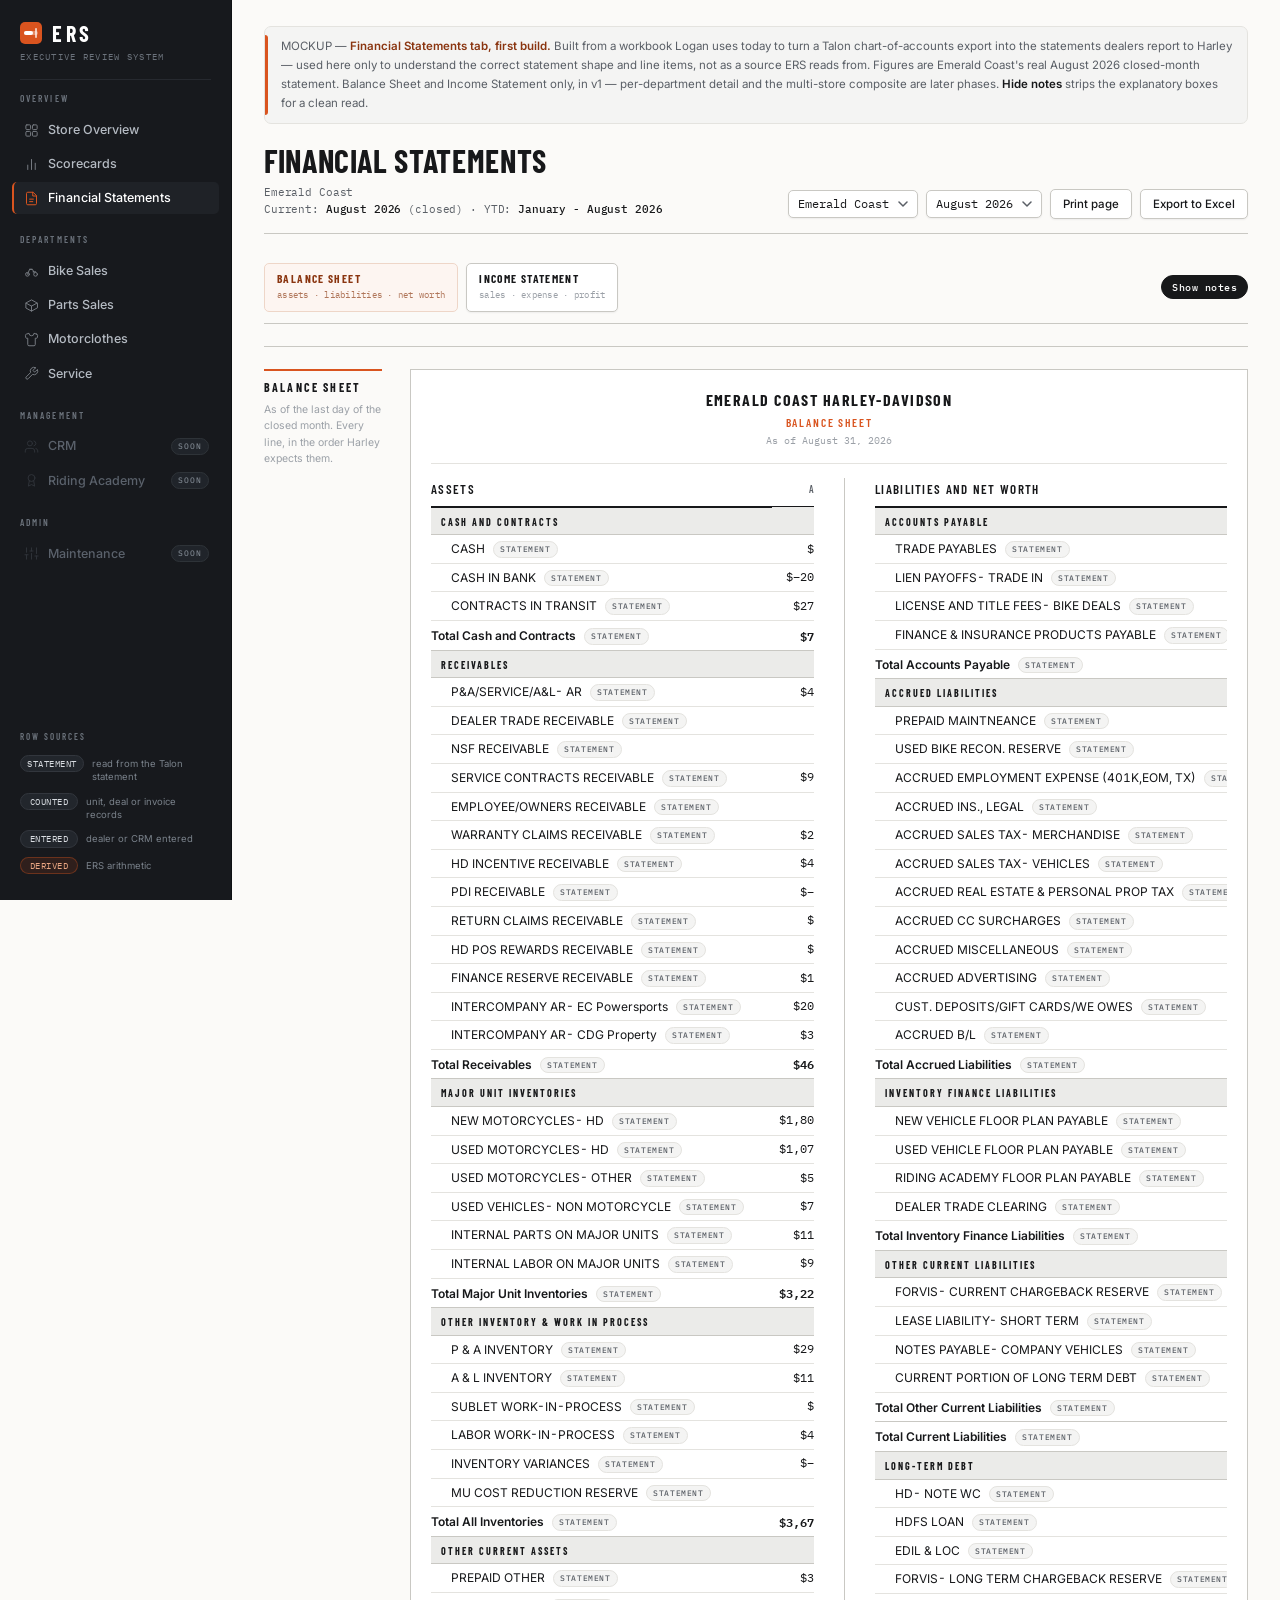
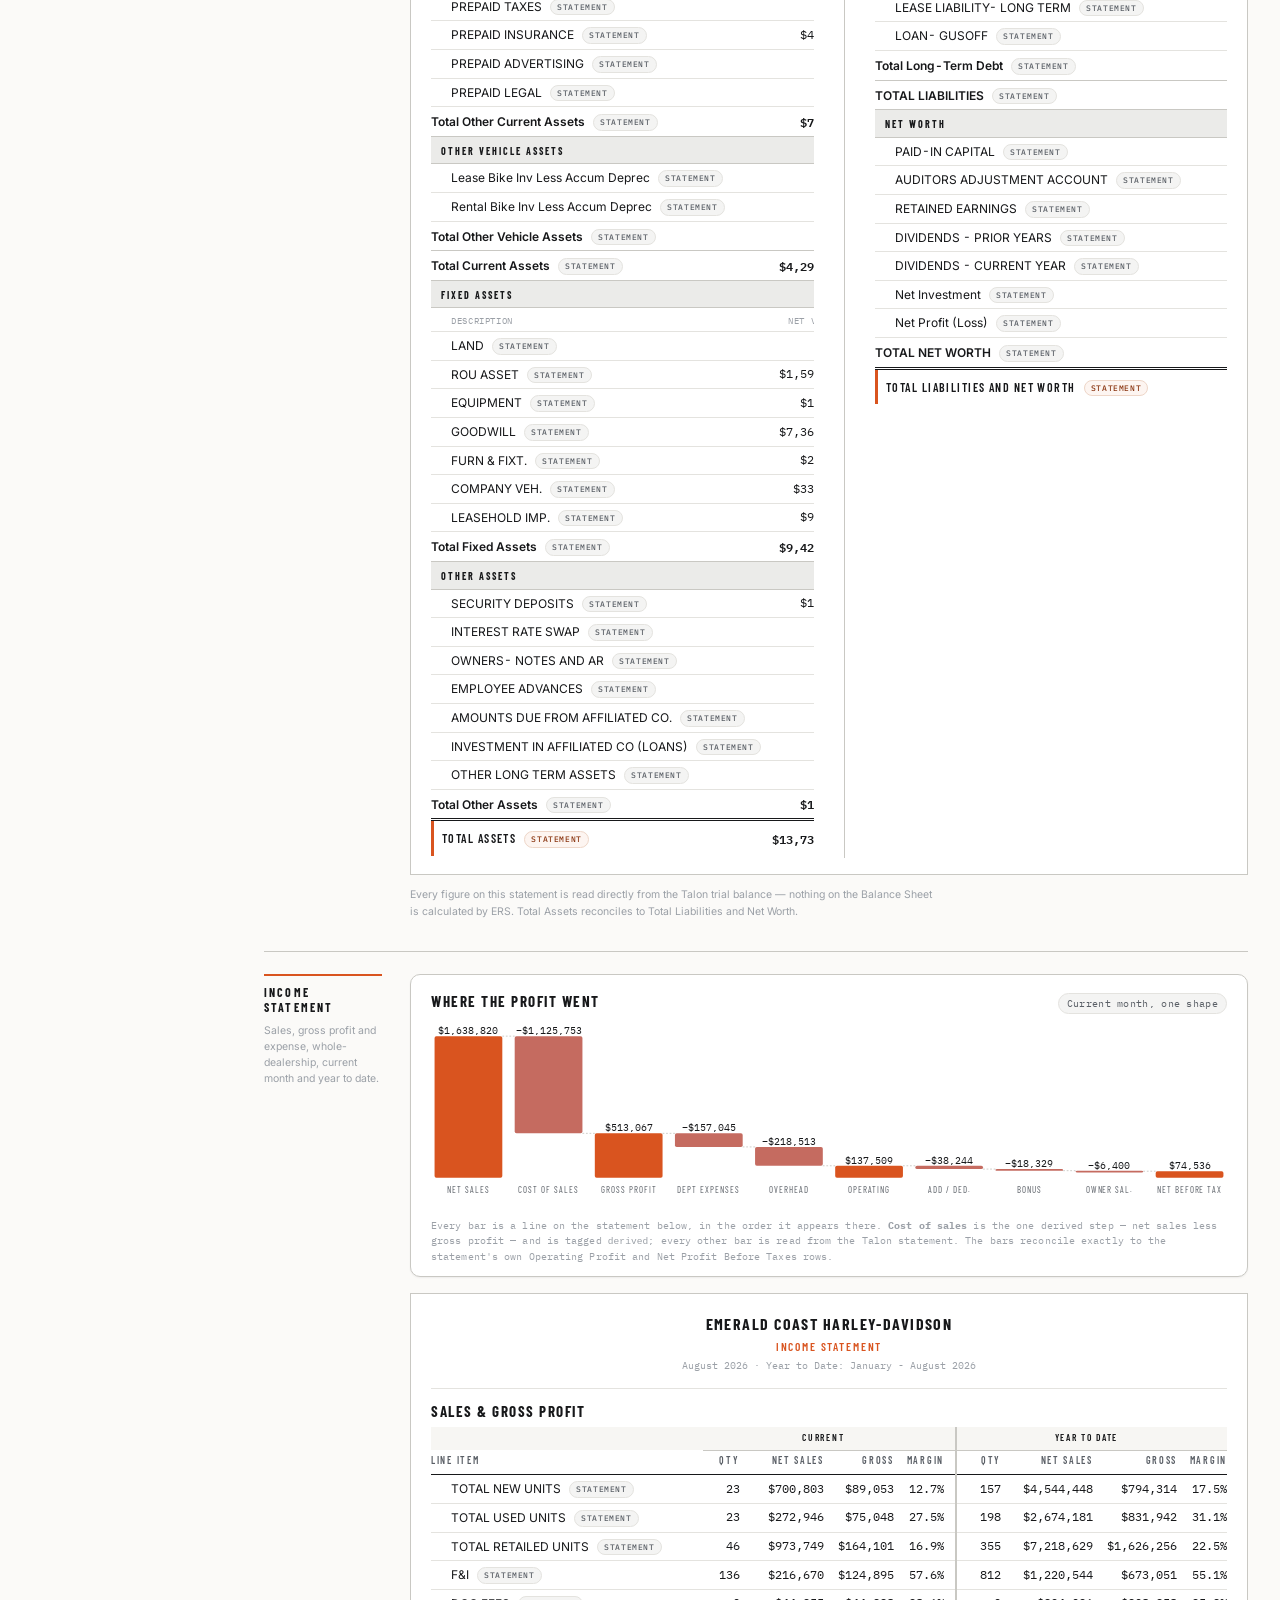
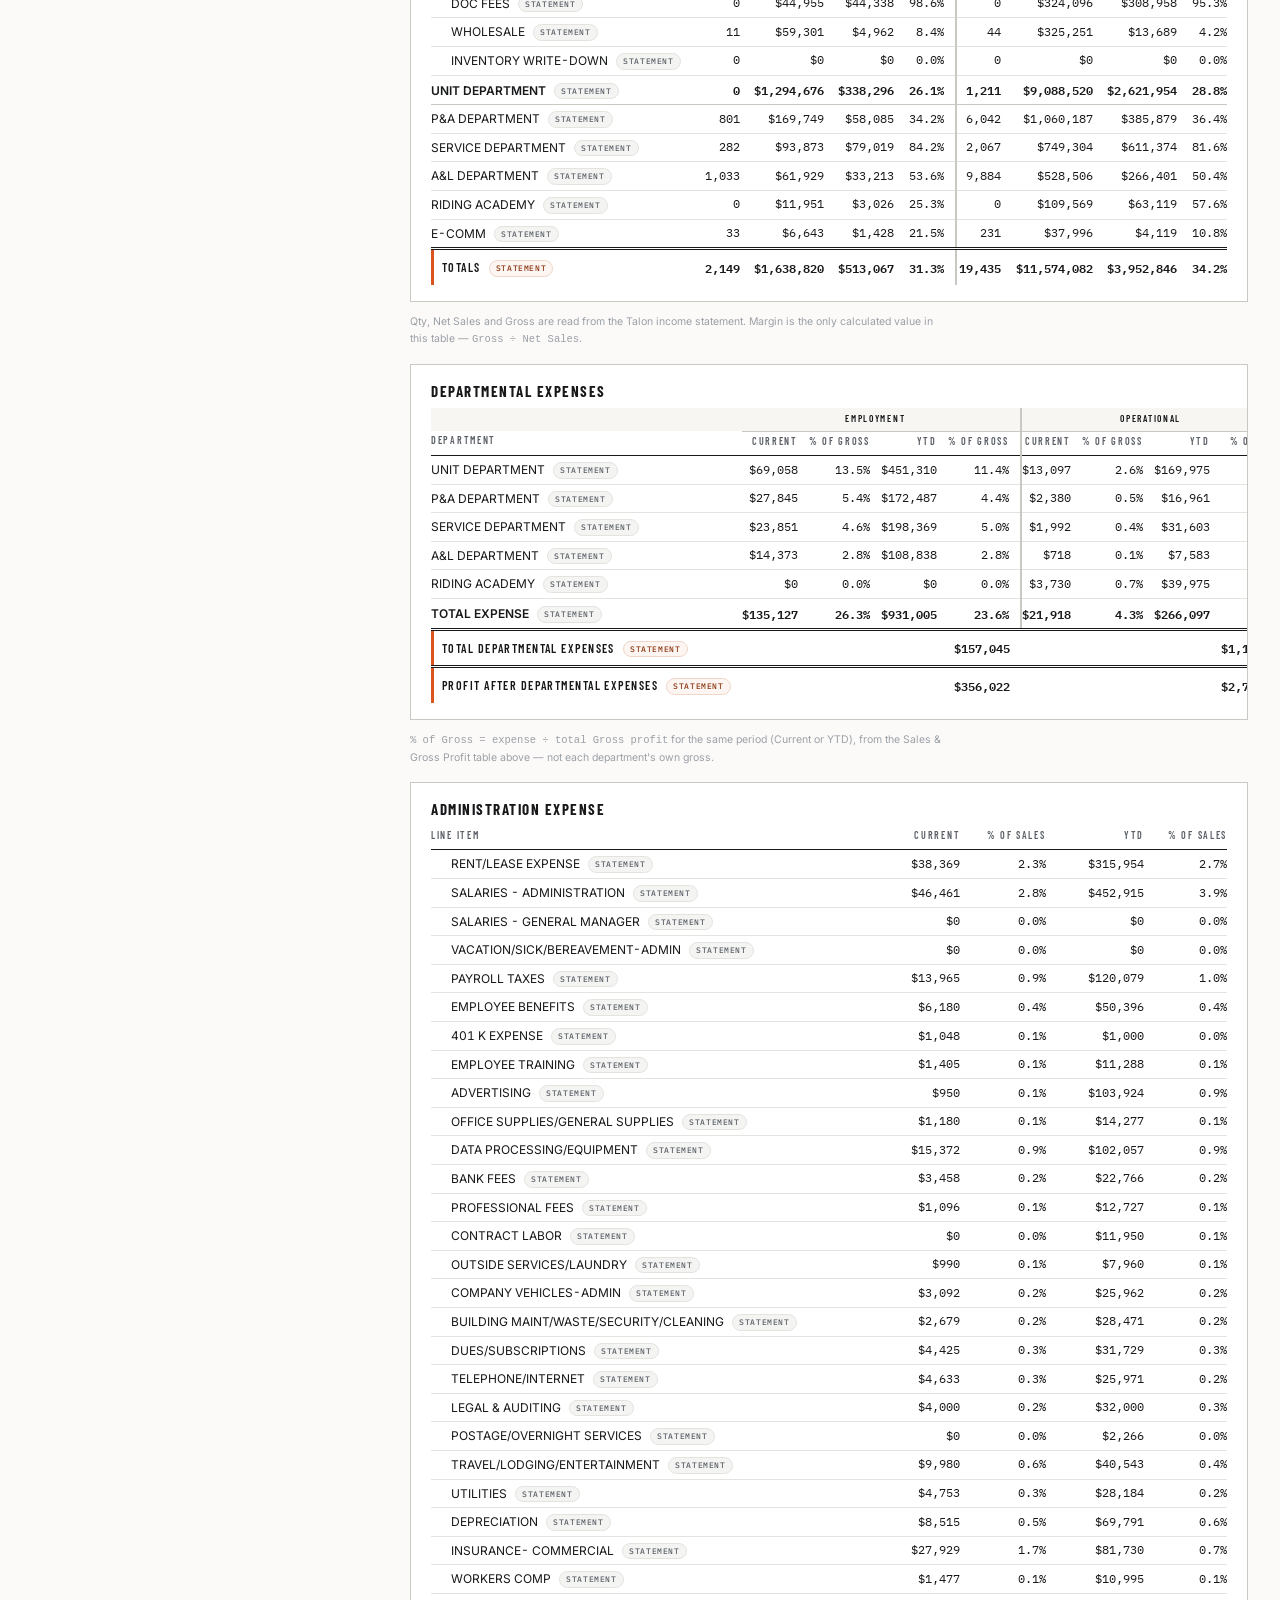
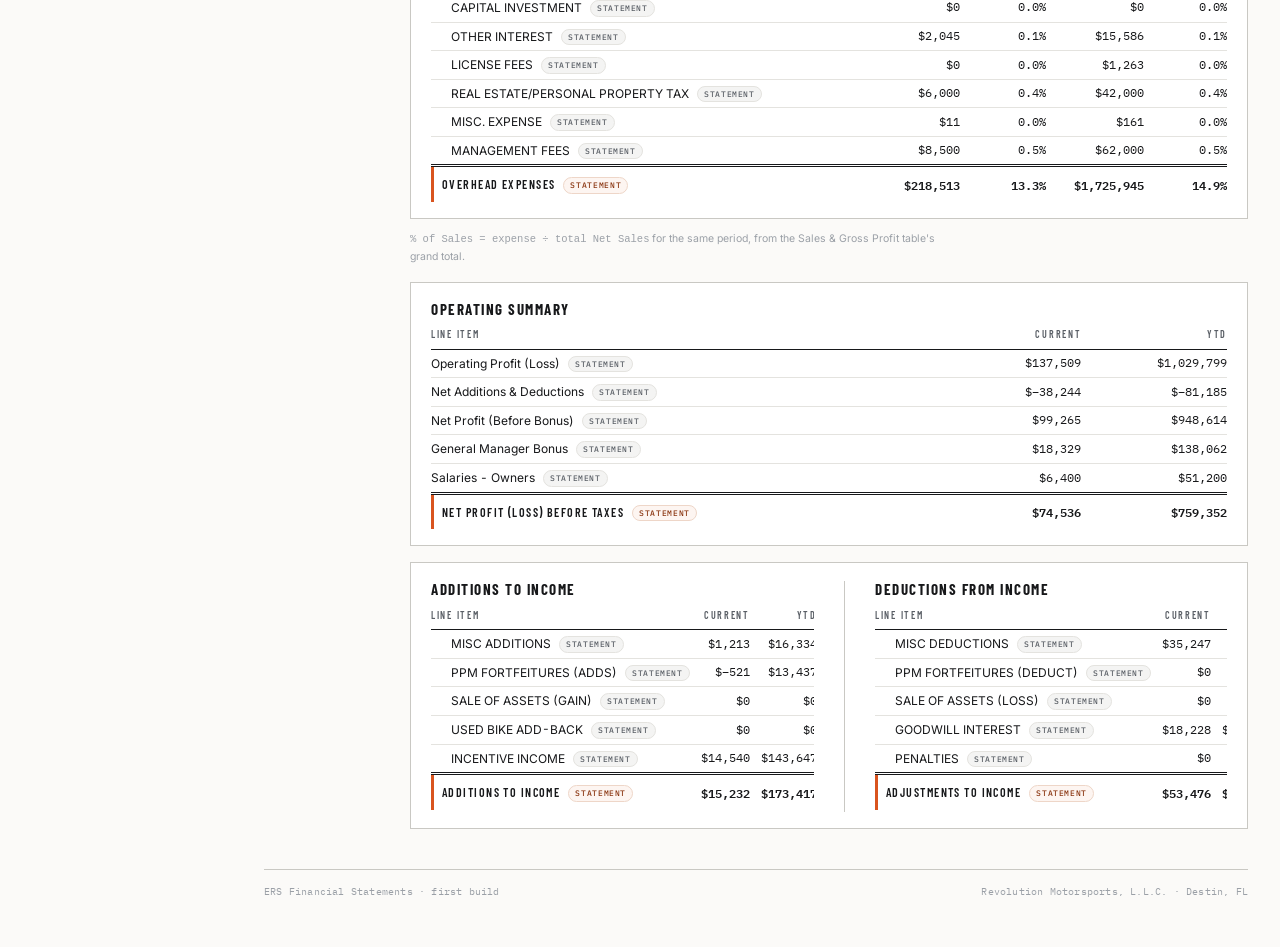
<file: pages/financial-statements.html>
<!DOCTYPE html>
<html lang="en">
<head>
<meta charset="utf-8">
<meta name="viewport" content="width=device-width, initial-scale=1">
<title>ERS — Financial Statements</title>
<link rel="preconnect" href="https://fonts.googleapis.com">
<link rel="preconnect" href="https://fonts.gstatic.com" crossorigin>
<link href="https://fonts.googleapis.com/css2?family=Barlow+Condensed:wght@600;700&family=IBM+Plex+Mono:wght@400;500;600&family=Inter:wght@400;500;600&display=swap" rel="stylesheet">
<link rel="stylesheet" href="../styles/tokens.css">
<link rel="stylesheet" href="../styles/app.css">
<style>
/* Each statement (or sub-statement) sits in its own bordered box, like a printed
   schedule — the single biggest cue for "a new section starts here." */
.stmt-box{border:1px solid var(--rule-hard);background:#fff;padding:18px 20px 16px;margin-top:16px}
.stmt-box:first-child{margin-top:0}
.stmt-box .tbl-title{margin-bottom:8px}
.stmt-box tbody td{padding-top:5px;padding-bottom:5px}

/* A printed statement's own masthead: dealer name, then which statement this is,
   then the period — centered, the way the source workbook itself opens. Sets the
   tone before a single number is read. */
.stmt-letterhead{text-align:center;padding-bottom:14px;margin-bottom:14px;border-bottom:1px solid var(--rule)}
.stmt-letterhead .dealer{font-family:var(--disp);font-weight:700;font-size:16px;letter-spacing:.09em;text-transform:uppercase}
.stmt-letterhead .doc{font-family:var(--disp);font-weight:600;font-size:11.5px;letter-spacing:.16em;text-transform:uppercase;color:var(--accent);margin-top:3px}
.stmt-letterhead .asof{font-family:var(--mono);font-size:10px;color:var(--ink-low);margin-top:4px}

.bs-grid{display:grid;grid-template-columns:1fr 1fr;gap:0 30px}
.bs-grid .side{min-width:0}
.bs-grid .side.r{border-left:1px solid var(--rule-hard);padding-left:30px}
.bs-grid table{margin-bottom:2px}
@media (max-width:1180px){.bs-grid{grid-template-columns:1fr}.bs-grid .side.r{border-left:0;padding-left:0;margin-top:18px}}

/* Statement column headers (Assets / Liabilities and Net Worth) read as the title
   of their half of the page, not just another column label. */
th.stmt-head{font-size:13px;letter-spacing:.1em;color:var(--ink);border-bottom:2px solid var(--ink)}

/* Line-item vs. subtotal vs. grand total — the three-tier hierarchy every real
   financial statement uses. Line items indent under their section header; a
   subtotal outdents back to the margin with a single rule above it (the classic
   "add these up" underline); the grand total gets a double rule, a tinted band
   and an accent-coloured edge, so the one number that matters can't be missed. */
tr.item td.l{padding-left:20px}
tr.subhead td{font-family:var(--mono);font-size:9px;letter-spacing:.07em;text-transform:uppercase;color:var(--ink-low);padding:6px 10px 4px 20px;border-bottom:1px solid var(--rule)}
tr.subhead td:last-child{padding-left:10px}
tbody tr.totrow td{border-top:1px solid var(--ink-mid);padding-top:6px}
tbody tr.tot td{background:#F4F2EE;padding-bottom:8px}
tbody tr.band td{padding-top:7px}

/* Grouped period/measure headers (Current | Year to Date, Employment | Operational)
   get a soft tint of their own, so the two halves read as distinct blocks before
   you even reach the numbers, and the divider between them is easier to track
   down a wide table. */
.stmt-box thead tr.grp th{background:#F7F6F3;padding-top:4px}
.stmt-box th.segstart,.stmt-box td.segstart{border-left:2px solid var(--rule-hard)}
</style>
</head>
<body>
<div class="app">

<nav id="navRail" class="rail"></nav>

<main>
<div class="mockbar">
  MOCKUP &mdash; <b>Financial Statements tab, first build.</b> Built from a workbook Logan uses today to turn a
  Talon chart-of-accounts export into the statements dealers report to Harley &mdash; used here only to understand
  the correct statement shape and line items, not as a source ERS reads from. Figures are Emerald Coast's real
  August 2026 closed-month statement. Balance Sheet and Income Statement only, in v1 &mdash; per-department detail
  and the multi-store composite are later phases. <b>Hide notes</b> strips the explanatory boxes for a clean read.
</div>

<div class="head">
  <div>
    <h1>Financial Statements</h1>
    <div class="meta" id="pageMeta"></div>
  </div>
  <div class="acts">
    <select class="btn" aria-label="Store"><option>Emerald Coast</option><option>Haven</option><option>Honky Tonk</option><option>M.C.H.D.</option><option>Madhouse</option><option>Moonshine</option><option>Music City</option></select>
    <select class="btn" aria-label="Period"><option>August 2026</option></select>
    <button class="btn">Print page</button>
    <button class="btn">Export to Excel</button>
  </div>
</div>

<nav class="secnav" aria-label="Sections on this page">
  <span id="seclinks" style="display:flex;gap:8px;flex-wrap:wrap"></span>
  <button class="chip" id="notesToggle" aria-pressed="false" style="margin-left:auto;align-self:center">Hide notes</button>
</nav>

<!-- ============ BALANCE SHEET ============ -->
<section class="anchor" id="sec-balance-sheet">
  <div class="gutter">
    <h2>Balance Sheet</h2>
    <p>As of the last day of the closed month. Every line, in the order Harley expects them.</p>
  </div>
  <div>
    <div class="stmt-box">
      <div class="stmt-letterhead">
        <div class="dealer" id="lhDealer1"></div>
        <div class="doc">Balance Sheet</div>
        <div class="asof" id="lhAsOf"></div>
      </div>
      <div class="bs-grid">
        <div class="side l">
          <table><thead><tr><th class="l stmt-head">Assets</th><th>Amount</th></tr></thead>
            <tbody id="bsAssets"></tbody>
          </table>
        </div>
        <div class="side r">
          <table><thead><tr><th class="l stmt-head">Liabilities and Net Worth</th><th>Amount</th></tr></thead>
            <tbody id="bsLiab"></tbody>
          </table>
        </div>
      </div>
    </div>
    <p class="mini">Every figure on this statement is read directly from the Talon trial balance &mdash; nothing
      on the Balance Sheet is calculated by ERS. Total Assets reconciles to Total Liabilities and Net Worth.</p>

    <div class="spec note-el">
      <b class="h">Balance Sheet &mdash; build notes</b>
      <ul>
        <li>Full line-item fidelity, deliberately &mdash; every account Harley's schema defines, not a curated
          summary. This is a document to rely on, not a dashboard.</li>
        <li>Fixed Assets alone has three amount columns (Cost, Accum. Deprec., Net Value) instead of one &mdash;
          the real statement's own layout, kept as-is rather than flattened.</li>
        <li><b>Access:</b> gate this statement &mdash; cash, debt and equity lines especially &mdash; to owner/GM
          roles through ERS's existing permission tooling. Don't build new logic; wire into what exists.</li>
      </ul>
    </div>
  </div>
</section>

<!-- ============ INCOME STATEMENT ============ -->
<section class="anchor" id="sec-income-statement">
  <div class="gutter">
    <h2>Income Statement</h2>
    <p>Sales, gross profit and expense, whole-dealership, current month and year to date.</p>
  </div>
  <div>
    <div class="card">
      <div class="tbl-title"><h4>Where the profit went</h4><span class="cnt">Current month, one shape</span></div>
      <div id="isWaterfall" class="chart"></div>
      <p class="chart-note">Every bar is a line on the statement below, in the order it appears there.
        <b>Cost of sales</b> is the one derived step &mdash; net sales less gross profit &mdash; and is tagged
        <code>derived</code>; every other bar is read from the Talon statement. The bars reconcile exactly to the
        statement's own Operating Profit and Net Profit Before Taxes rows.</p>
    </div>

    <div class="stmt-box">
      <div class="stmt-letterhead">
        <div class="dealer" id="lhDealer2"></div>
        <div class="doc">Income Statement</div>
        <div class="asof" id="lhPeriod"></div>
      </div>
      <div class="tbl-title"><h4>Sales &amp; Gross Profit</h4></div>
      <table>
        <thead>
          <tr class="grp" id="isgpGrpHead"></tr>
          <tr id="isgpColHead"></tr>
        </thead>
        <tbody id="isgpBody"></tbody>
      </table>
    </div>
    <p class="mini">Qty, Net Sales and Gross are read from the Talon income statement. Margin is the only
      calculated value in this table &mdash; <code>Gross &divide; Net Sales</code>.</p>

    <div class="stmt-box">
      <div class="tbl-title"><h4>Departmental Expenses</h4></div>
      <table>
        <thead>
          <tr class="grp" id="isdeGrpHead"></tr>
          <tr id="isdeColHead"></tr>
        </thead>
        <tbody id="isdeBody"></tbody>
      </table>
    </div>
    <p class="mini"><code>% of Gross = expense &divide; total Gross profit</code> for the same period (Current or
      YTD), from the Sales &amp; Gross Profit table above &mdash; not each department's own gross.</p>

    <div class="stmt-box">
      <div class="tbl-title"><h4>Administration Expense</h4></div>
      <table>
        <thead><tr><th class="l">Line item</th><th>Current</th><th>% of Sales</th><th>YTD</th><th>% of Sales</th></tr></thead>
        <tbody id="isadBody"></tbody>
      </table>
    </div>
    <p class="mini"><code>% of Sales = expense &divide; total Net Sales</code> for the same period, from the
      Sales &amp; Gross Profit table's grand total.</p>

    <div class="stmt-box">
      <div class="tbl-title"><h4>Operating Summary</h4></div>
      <table>
        <thead><tr><th class="l">Line item</th><th>Current</th><th>YTD</th></tr></thead>
        <tbody id="issumBody"></tbody>
      </table>
    </div>

    <div class="stmt-box">
      <div class="bs-grid">
        <div class="side l">
          <div class="tbl-title"><h4>Additions to Income</h4></div>
          <table><thead><tr><th class="l">Line item</th><th>Current</th><th>YTD</th></tr></thead><tbody id="isaddBody"></tbody></table>
        </div>
        <div class="side r">
          <div class="tbl-title"><h4>Deductions from Income</h4></div>
          <table><thead><tr><th class="l">Line item</th><th>Current</th><th>YTD</th></tr></thead><tbody id="isdedBody"></tbody></table>
        </div>
      </div>
    </div>

    <div class="spec note-el">
      <b class="h">Income Statement &mdash; build notes</b>
      <ul>
        <li><b>No time tabs, no MTD, no Projected month-end</b> &mdash; the deliberate exception to the Time
          tabs convention elsewhere in ERS. A statement only exists for a <b>closed month</b>; no forecast
          belongs on a document submitted as-is. Current + complete Year to Date, always.</li>
        <li><b>This tab runs one closed month behind the rest of ERS, on purpose</b> &mdash; every other tab
          shows today's in-progress month; this shows the most recently closed one. Not a bug &mdash; flag to
          Logan whether a live in-progress view is ever wanted too.</li>
        <li>Every subtotal in the Operating Summary chain is arithmetic on statement figures, same as the
          Balance Sheet's section totals &mdash; tagged <code>statement</code>, not <code>derived</code>.
          Margin and the two %-of columns are the only genuinely calculated figures on this tab.</li>
      </ul>
    </div>
  </div>
</section>

<div class="foot">
  <span>ERS Financial Statements &middot; first build</span>
  <span>Revolution Motorsports, L.L.C. &middot; Destin, FL</span>
</div>
</main>
</div>

<script>var ERS_PAGE = 'financial-statements';</script>
<script src="../scripts/format.js"></script>
<script src="../scripts/charts.js"></script>
<script src="../scripts/nav.js"></script>
<script>
/* Every figure on this page lives in /data/financial-statements.json. Line items and
   section totals are `statement` band, read straight from Talon via the workbook this
   was modeled on. Margin, % of Gross and % of Sales are the only `derived` values here
   - computed below, never stored, so they can't drift from the dollars they describe. */
var DATA;

function row1(r){
  return '<tr class="item"><td class="l">' + r.label + '<span class="src">' + r.band + '</span></td>' +
         '<td>' + money(r.amount) + '</td></tr>';
}
function totRow1(r, cls){
  return '<tr class="' + cls + '"><td class="l">' + r.label + '<span class="src">' + r.band + '</span></td>' +
         '<td>' + money(r.amount) + '</td></tr>';
}
function block1(title, rows, totalRow, totCls){
  var html = '<tr class="band"><td colspan="2">' + title + '</td></tr>', i;
  for (i = 0; i < rows.length; i++) html += row1(rows[i]);
  if (totalRow) html += totRow1(totalRow, totCls || 'totrow endband');
  return html;
}

function renderBalanceSheet(){
  var a = DATA.balanceSheet.assets, l = DATA.balanceSheet.liabilities, nw = DATA.balanceSheet.netWorth;

  var ah = '';
  ah += block1('Cash and Contracts', a.cashAndContracts.rows, a.cashAndContracts.total);
  ah += block1('Receivables', a.receivables.rows, a.receivables.total);
  ah += block1('Major Unit Inventories', a.inventories.majorUnit.rows, a.inventories.majorUnit.total);
  ah += block1('Other Inventory &amp; Work in Process', a.inventories.otherInventory.rows, a.inventories.otherInventory.total);
  ah += block1('Other Current Assets', a.otherCurrentAssets.rows, a.otherCurrentAssets.total);
  if (a.otherVehicleAssets.rows.length) ah += block1('Other Vehicle Assets', a.otherVehicleAssets.rows, a.otherVehicleAssets.total);
  ah += totRow1(a.totalCurrentAssets, 'totrow endband');
  ah += '<tr class="band"><td colspan="2">Fixed Assets</td></tr>' +
        '<tr class="subhead"><td class="l">Description</td><td>Net Value</td></tr>';
  for (var i = 0; i < a.fixedAssets.rows.length; i++) {
    var f = a.fixedAssets.rows[i];
    ah += '<tr class="item"><td class="l">' + f.label + '<span class="src">' + f.band + '</span></td><td>' + money(f.netValue) + '</td></tr>';
  }
  ah += '<tr class="totrow endband"><td class="l">' + a.fixedAssets.total.label + '<span class="src">statement</span></td><td>' + money(a.fixedAssets.total.netValue) + '</td></tr>';
  ah += block1('Other Assets', a.otherAssets.rows, a.otherAssets.total);
  ah += totRow1(a.totalAssets, 'tot');
  document.getElementById('bsAssets').innerHTML = ah;

  var lh = '';
  lh += block1('Accounts Payable', l.accountsPayable.rows, l.accountsPayable.total);
  lh += block1('Accrued Liabilities', l.accruedLiabilities.rows, l.accruedLiabilities.total);
  lh += block1('Inventory Finance Liabilities', l.inventoryFinanceLiabilities.rows, l.inventoryFinanceLiabilities.total);
  lh += block1('Other Current Liabilities', l.otherCurrentLiabilities.rows, l.otherCurrentLiabilities.total);
  lh += totRow1(l.totalCurrentLiabilities, 'totrow endband');
  lh += block1('Long-Term Debt', l.longTermDebt.rows, l.longTermDebt.total);
  lh += totRow1(l.totalLiabilities, 'totrow endband');
  lh += block1('Net Worth', nw.rows, null);
  lh += row1(nw.netInvestment);
  lh += row1(nw.netProfitLoss);
  lh += totRow1(nw.totalNetWorth, 'totrow endband');
  lh += totRow1(DATA.balanceSheet.totalLiabilitiesAndNetWorth, 'tot');
  document.getElementById('bsLiab').innerHTML = lh;
}

/* ---------- Sales & Gross Profit ---------- */
function renderSalesGP(){
  var s = DATA.incomeStatement.salesAndGrossProfit;
  document.getElementById('isgpGrpHead').innerHTML =
    '<th class="l blank"></th><th colspan="4">Current</th><th colspan="4" class="segstart">Year to Date</th>';
  document.getElementById('isgpColHead').innerHTML =
    '<th class="l">Line item</th><th>Qty</th><th>Net Sales</th><th>Gross</th><th>Margin</th>' +
    '<th class="segstart">Qty</th><th>Net Sales</th><th>Gross</th><th>Margin</th>';

  function gpRow(r, cls){
    var mc = r.current.netSales ? r.current.gross / r.current.netSales * 100 : 0;
    var my = r.ytd.netSales ? r.ytd.gross / r.ytd.netSales * 100 : 0;
    return '<tr' + (cls ? ' class="' + cls + '"' : '') + '>' +
      '<td class="l">' + r.label + '<span class="src">' + r.band + '</span></td>' +
      '<td>' + commas(r.current.qty) + '</td><td>' + money(r.current.netSales) + '</td><td>' + money(r.current.gross) + '</td><td>' + pct1(mc) + '</td>' +
      '<td class="segstart">' + commas(r.ytd.qty) + '</td><td>' + money(r.ytd.netSales) + '</td><td>' + money(r.ytd.gross) + '</td><td>' + pct1(my) + '</td></tr>';
  }
  var html = '', i;
  for (i = 0; i < s.rows.length; i++) html += gpRow(s.rows[i], 'item');
  html += gpRow(s.unitDepartmentTotal, 'totrow endband');
  for (i = 0; i < s.departmentRows.length; i++) html += gpRow(s.departmentRows[i]);
  html += gpRow(s.total, 'tot');
  document.getElementById('isgpBody').innerHTML = html;
}

/* ---------- Departmental Expenses ---------- */
function renderDeptExpenses(){
  var d = DATA.incomeStatement.departmentalExpenses;
  var gp = DATA.incomeStatement.salesAndGrossProfit.total;

  document.getElementById('isdeGrpHead').innerHTML =
    '<th class="l blank"></th><th colspan="4">Employment</th><th colspan="4" class="segstart">Operational</th>';
  document.getElementById('isdeColHead').innerHTML =
    '<th class="l">Department</th><th>Current</th><th>% of Gross</th><th>YTD</th><th>% of Gross</th>' +
    '<th class="segstart">Current</th><th>% of Gross</th><th>YTD</th><th>% of Gross</th>';

  function deRow(r, cls){
    var ec = gp.current.gross ? r.employment.current / gp.current.gross * 100 : 0;
    var ey = gp.ytd.gross ? r.employment.ytd / gp.ytd.gross * 100 : 0;
    var oc = gp.current.gross ? r.operational.current / gp.current.gross * 100 : 0;
    var oy = gp.ytd.gross ? r.operational.ytd / gp.ytd.gross * 100 : 0;
    return '<tr' + (cls ? ' class="' + cls + '"' : '') + '>' +
      '<td class="l">' + r.label + '<span class="src">' + r.band + '</span></td>' +
      '<td>' + money(r.employment.current) + '</td><td>' + pct1(ec) + '</td><td>' + money(r.employment.ytd) + '</td><td>' + pct1(ey) + '</td>' +
      '<td class="segstart">' + money(r.operational.current) + '</td><td>' + pct1(oc) + '</td><td>' + money(r.operational.ytd) + '</td><td>' + pct1(oy) + '</td></tr>';
  }
  var html = '', i;
  for (i = 0; i < d.rows.length; i++) html += deRow(d.rows[i]);
  html += deRow(d.totalExpense, 'totrow endband');
  html += '<tr class="tot"><td class="l">' + d.totalDepartmentalExpenses.label + '<span class="src">statement</span></td>' +
          '<td colspan="3"></td><td>' + money(d.totalDepartmentalExpenses.current) + '</td><td colspan="3"></td><td>' + money(d.totalDepartmentalExpenses.ytd) + '</td></tr>';
  html += '<tr class="tot"><td class="l">' + d.profitAfterDepartmentalExpenses.label + '<span class="src">statement</span></td>' +
          '<td colspan="3"></td><td>' + money(d.profitAfterDepartmentalExpenses.current) + '</td><td colspan="3"></td><td>' + money(d.profitAfterDepartmentalExpenses.ytd) + '</td></tr>';
  document.getElementById('isdeBody').innerHTML = html;
}

/* ---------- Administration Expense ---------- */
function renderAdmin(){
  var ad = DATA.incomeStatement.administrationExpense;
  var gp = DATA.incomeStatement.salesAndGrossProfit.total;
  var html = '', i;
  for (i = 0; i < ad.rows.length; i++) {
    var r = ad.rows[i];
    var pc = gp.current.netSales ? r.current / gp.current.netSales * 100 : 0;
    var py = gp.ytd.netSales ? r.ytd / gp.ytd.netSales * 100 : 0;
    html += '<tr class="item"><td class="l">' + r.label + '<span class="src">' + r.band + '</span></td>' +
      '<td>' + money(r.current) + '</td><td>' + pct1(pc) + '</td><td>' + money(r.ytd) + '</td><td>' + pct1(py) + '</td></tr>';
  }
  var oh = ad.overheadExpenses;
  var pc2 = gp.current.netSales ? oh.current / gp.current.netSales * 100 : 0;
  var py2 = gp.ytd.netSales ? oh.ytd / gp.ytd.netSales * 100 : 0;
  html += '<tr class="tot"><td class="l">' + oh.label + '<span class="src">statement</span></td>' +
    '<td>' + money(oh.current) + '</td><td>' + pct1(pc2) + '</td><td>' + money(oh.ytd) + '</td><td>' + pct1(py2) + '</td></tr>';
  document.getElementById('isadBody').innerHTML = html;
}

/* ---------- Operating Summary ---------- */
function renderSummary(){
  var s = DATA.incomeStatement.summary;
  var order = ['operatingProfitLoss','netAdditionsAndDeductions','netProfitBeforeBonus','generalManagerBonus','salariesOwners'];
  var html = '', i;
  for (i = 0; i < order.length; i++) {
    var r = s[order[i]];
    html += '<tr><td class="l">' + r.label + '<span class="src">' + r.band + '</span></td><td>' + money(r.current) + '</td><td>' + money(r.ytd) + '</td></tr>';
  }
  var f = s.netProfitBeforeTaxes;
  html += '<tr class="tot"><td class="l">' + f.label + '<span class="src">' + f.band + '</span></td><td>' + money(f.current) + '</td><td>' + money(f.ytd) + '</td></tr>';
  document.getElementById('issumBody').innerHTML = html;
}

/* ---------- Additions & Deductions ---------- */
function renderAddDed(){
  var ad = DATA.incomeStatement.additionsAndDeductions;
  function build(section, cls){
    var html = '', i;
    for (i = 0; i < section.rows.length; i++) {
      var r = section.rows[i];
      html += '<tr class="item"><td class="l">' + r.label + '<span class="src">' + r.band + '</span></td><td>' + money(r.current) + '</td><td>' + money(r.ytd) + '</td></tr>';
    }
    var t = section.total;
    html += '<tr class="tot"><td class="l">' + t.label + '<span class="src">' + t.band + '</span></td><td>' + money(t.current) + '</td><td>' + money(t.ytd) + '</td></tr>';
    return html;
  }
  document.getElementById('isaddBody').innerHTML = build(ad.additions);
  document.getElementById('isdedBody').innerHTML = build(ad.deductions);
}

/* ---------- Section menu ---------- */
var SECTIONS = [
  { id: 'sec-balance-sheet',   t: 'Balance Sheet',    s: 'assets · liabilities · net worth' },
  { id: 'sec-income-statement', t: 'Income Statement', s: 'sales · expense · profit' }
];
function renderSectionNav(){
  var nav = document.getElementById('seclinks'), html = '', i;
  for (i = 0; i < SECTIONS.length; i++)
    html += '<a href="#' + SECTIONS[i].id + '" data-id="' + SECTIONS[i].id + '"><span class="t">' +
            SECTIONS[i].t + '</span><span class="s">' + SECTIONS[i].s + '</span></a>';
  nav.innerHTML = html;
  var links = nav.getElementsByTagName('a');
  var reduce = window.matchMedia && window.matchMedia('(prefers-reduced-motion: reduce)').matches;
  for (i = 0; i < links.length; i++) (function(a){
    a.onclick = function(e){
      var el = document.getElementById(a.getAttribute('data-id'));
      if (!el || !el.scrollIntoView) return;
      if (e && e.preventDefault) e.preventDefault();
      if (reduce) el.scrollIntoView(true);
      else { try { el.scrollIntoView({ behavior: 'smooth', block: 'start' }); } catch (err) { el.scrollIntoView(true); } }
    };
  })(links[i]);
  function spy(){
    var y = (window.pageYOffset || document.documentElement.scrollTop) + 130, act = SECTIONS[0].id, j, el;
    for (j = 0; j < SECTIONS.length; j++) { el = document.getElementById(SECTIONS[j].id); if (el && el.offsetTop <= y) act = SECTIONS[j].id; }
    for (j = 0; j < links.length; j++) links[j].className = links[j].getAttribute('data-id') === act ? 'on' : '';
  }
  if (window.addEventListener) window.addEventListener('scroll', spy, false);
  spy();
}

/* ---------- Load every sample figure from /data, then render ---------- */
/* ---------- Waterfall: where the profit went ----------
   Every bar is a line already on the statement below, in statement order.
   The single derived step is Cost of sales (net sales less gross profit);
   it is labelled derived so the provenance stays honest. The sequence
   reconciles to the statement's own Operating Profit and Net Before Taxes. */
function renderWaterfall(){
  var is  = DATA.incomeStatement;
  var gp  = is.salesAndGrossProfit.total.current;
  var dep = is.departmentalExpenses.totalDepartmentalExpenses.current;
  var adm = is.administrationExpense.overheadExpenses.current;
  var sum = is.summary;

  var costOfSales = gp.netSales - gp.gross;

  ERS.waterfall(document.getElementById('isWaterfall'), [
    { label:'Net sales',      type:'total', value:gp.netSales, fmt:money },
    { label:'Cost of sales',  type:'step',  value:-costOfSales, fmt:money },
    { label:'Gross profit',   type:'total', value:gp.gross, fmt:money },
    { label:'Dept expenses',  type:'step',  value:-dep, fmt:money },
    { label:'Overhead',       type:'step',  value:-adm, fmt:money },
    { label:'Operating',      type:'total', value:sum.operatingProfitLoss.current, fmt:money },
    { label:'Add / ded.',     type:'step',  value:sum.netAdditionsAndDeductions.current, fmt:money },
    { label:'Bonus',          type:'step',  value:-sum.generalManagerBonus.current, fmt:money },
    { label:'Owner sal.',     type:'step',  value:-sum.salariesOwners.current, fmt:money },
    { label:'Net before tax', type:'total', value:sum.netProfitBeforeTaxes.current, fmt:money }
  ], { label:'Income statement waterfall, current month', height:210 });
}

fetch('../data/financial-statements.json')
  .then(function(res){ return res.json(); })
  .then(function(json){
    DATA = json;
    document.getElementById('pageMeta').innerHTML =
      DATA.store + '<br>Current: <b>' + DATA.period.label + '</b> (closed) &middot; YTD: <b>' + DATA.period.ytdLabel + '</b>';

    var dealerName = DATA.store.toUpperCase() + ' HARLEY-DAVIDSON';
    var MONTHS = ['January','February','March','April','May','June','July','August','September','October','November','December'];
    var d = DATA.balanceSheet.asOf.split('-');
    var asOfLabel = 'As of ' + MONTHS[+d[1] - 1] + ' ' + (+d[2]) + ', ' + d[0];
    document.getElementById('lhDealer1').innerHTML = dealerName;
    document.getElementById('lhDealer2').innerHTML = dealerName;
    document.getElementById('lhAsOf').innerHTML = asOfLabel;
    document.getElementById('lhPeriod').innerHTML =
      DATA.period.label + ' &middot; Year to Date: ' + DATA.period.ytdLabel;

    renderBalanceSheet();
    renderSalesGP();
    renderDeptExpenses();
    renderAdmin();
    renderSummary();
    renderAddDed();
    renderWaterfall();
    renderSectionNav();
  })
  .catch(function(err){
    document.querySelector('main').insertAdjacentHTML('afterbegin',
      '<div class="spec" style="border-left-color:#B23A2B"><b class="h">Could not load ../data/financial-statements.json</b>' +
      'This page reads its sample figures from a JSON file, so it needs to be served over http(s) rather than ' +
      'opened directly as a file. Start a local server in this folder and open the page from there.<br>' +
      '<code>' + err + '</code></div>');
  });
</script>
</body>
</html>
</file>
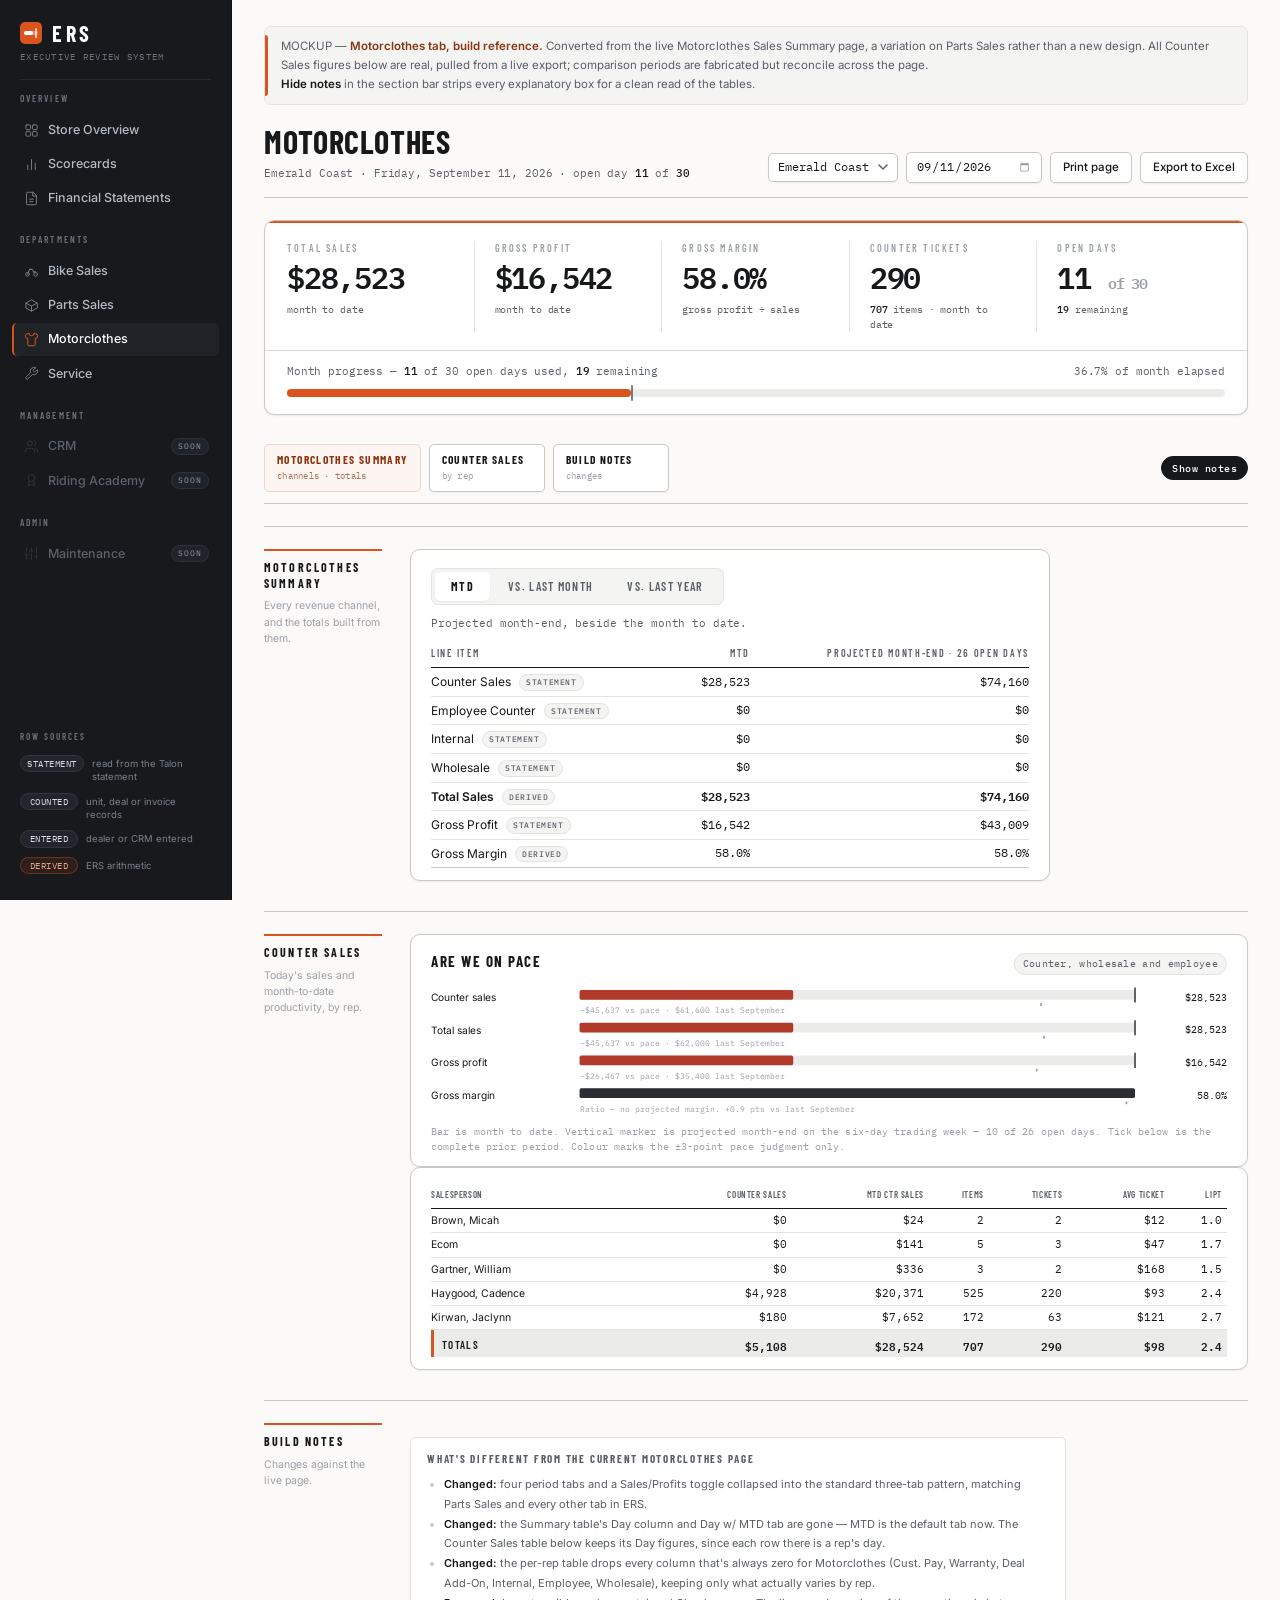
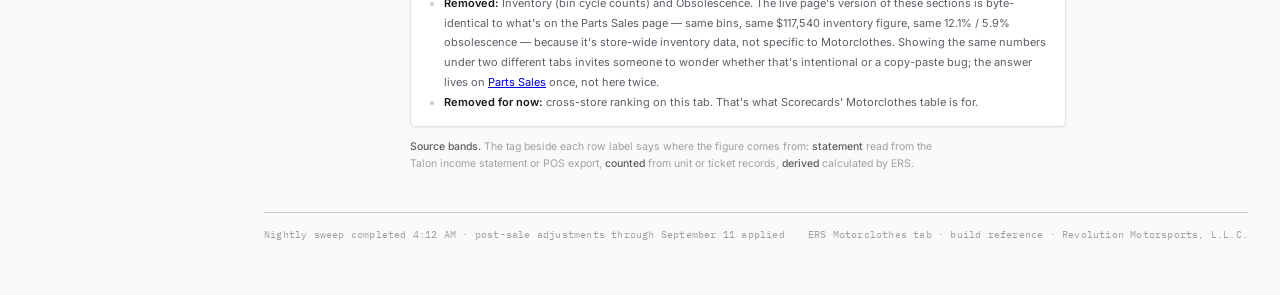
<file: pages/motorclothes.html>
<!DOCTYPE html>
<html lang="en">
<head>
<meta charset="utf-8">
<meta name="viewport" content="width=device-width, initial-scale=1">
<title>ERS — Motorclothes</title>
<link rel="preconnect" href="https://fonts.googleapis.com">
<link rel="preconnect" href="https://fonts.gstatic.com" crossorigin>
<link href="https://fonts.googleapis.com/css2?family=Barlow+Condensed:wght@600;700&family=IBM+Plex+Mono:wght@400;500;600&family=Inter:wght@400;500;600&display=swap" rel="stylesheet">
<link rel="stylesheet" href="../styles/tokens.css">
<link rel="stylesheet" href="../styles/app.css">
</head>
<body>
<div class="app">

<nav id="navRail" class="rail"></nav>

<main>
<div class="mockbar">
  MOCKUP &mdash; <b>Motorclothes tab, build reference.</b> Converted from the live Motorclothes Sales Summary page,
  a variation on Parts Sales rather than a new design. All Counter Sales figures below are real, pulled from a
  live export; comparison periods are fabricated but reconcile across the page.<br>
  <b>Hide notes</b> in the section bar strips every explanatory box for a clean read of the tables.
</div>

<div class="head">
  <div>
    <h1>Motorclothes</h1>
    <div class="meta" id="pageMeta"></div>
  </div>
  <div class="acts">
    <select class="btn" aria-label="Store"><option>Emerald Coast</option><option>Haven</option><option>Honky Tonk</option><option>M.C.H.D.</option><option>Madhouse</option><option>Moonshine</option><option>Music City</option></select>
    <input class="btn" type="date" id="dateInput" aria-label="Overview of date">
    <button class="btn">Print page</button>
    <button class="btn">Export to Excel</button>
  </div>
</div>

<div class="headline">
  <div class="hl"><span class="k">Total sales</span><span class="v" id="hlSales"></span><span class="d">month to date</span></div>
  <div class="hl"><span class="k">Gross profit</span><span class="v" id="hlGross"></span><span class="d">month to date</span></div>
  <div class="hl"><span class="k">Gross margin</span><span class="v" id="hlMargin"></span><span class="d">gross profit &divide; sales</span></div>
  <div class="hl"><span class="k">Counter tickets</span><span class="v" id="hlTickets"></span><span class="d"><b id="hlItems"></b> items &middot; month to date</span></div>
  <div class="hl"><span class="k">Open days</span><span class="v" id="hlOpenDays"></span><span class="d"><b id="hlOpenRemaining"></b> remaining</span></div>
</div>

<div class="progress">
  <div class="row">
    <span>Month progress &mdash; <b id="progElapsed"></b> of <span id="progTotal"></span> open days used, <b id="progRemaining"></b> remaining</span>
    <span id="progPct"></span>
  </div>
  <div class="ptrack"><div class="pfill" id="pfill"></div><div class="ptick" id="ptick"></div></div>
</div>

<nav class="secnav" aria-label="Sections on this page">
  <span id="seclinks" style="display:flex;gap:8px;flex-wrap:wrap"></span>
  <button class="chip" id="notesToggle" aria-pressed="false" style="margin-left:auto;align-self:center">Hide notes</button>
</nav>

<!-- ============ MOTORCLOTHES KPIS ============ -->
<section class="anchor" id="sec-kpi">
  <div class="gutter">
    <h2>Motorclothes Summary</h2>
    <p>Every revenue channel, and the totals built from them.</p>
  </div>
  <div>
    <div class="card" style="max-width:640px">
      <div class="bases" role="tablist" aria-label="Comparison basis">
        <button role="tab" aria-selected="true"  data-basis="mtd">MTD</button>
        <button role="tab" aria-selected="false" data-basis="lastmonth">vs. Last Month</button>
        <button role="tab" aria-selected="false" data-basis="lastyear">vs. Last Year</button>
      </div>
      <div class="basisnote" id="basisnote"></div>
      <table><thead><tr id="kpihead"></tr></thead><tbody id="kpibody"></tbody></table>
    </div>

    <div class="spec note-el">
      <b class="h">A variation on Parts Sales, not a new design</b>
      <ul>
        <li>Same conversion as Parts: the legacy page's four period tabs and separate Sales/Profits toggle collapse
          into the standard three-tab pattern, since one table already shows dollars, gross profit and margin
          together.</li>
        <li>Motorclothes genuinely has a simpler channel mix than Parts &mdash; no Cust. Pay &ndash; Service,
          Warranty or Deal Add-On in this store's data, not a trimmed-down copy of Parts' row list. The live page
          already reflects this: those rows don't appear on its Motorclothes Summary either.</li>
        <li>No Day column on this table &mdash; accurate day-of data was more complexity than the near-term scope
          could absorb. <b>MTD is the default tab</b>, not Day w/ MTD. The Counter Sales table below is the
          exception and keeps its Day figures, since each row there is a rep's day, not a comparison basis on a
          store-wide metric.</li>
      </ul>
    </div>

    <div class="spec note-el">
      <b class="h">Projected month-end</b>
      <code>Projected = MTD &divide; open days elapsed &times; total open days</code>
      <ul>
        <li>Applied to every dollar row. <b>No projected margin</b> &mdash; both figures scale by the same factor, so
          it would equal the month-to-date margin on every row. MTD tab only.</li>
        <li>Uses ERS's own six-day trading week, which differs on purpose from the live page's Projected column
          (straight calendar days elapsed) &mdash; same divergence as Bike Sales, Store Overview and Parts Sales.</li>
      </ul>
    </div>

    <div class="spec note-el">
      <b class="h">Comparison columns</b>
      <ul>
        <li>Prior column is a <b>complete month</b> &mdash; all of August, all of September 2025 &mdash; not the
          same 11 days of it.</li>
        <li><code>% of prior = MTD &divide; that month's figure</code>. Gross Margin shows a difference instead.
          Where a channel is genuinely zero in both periods (Employee, Wholesale), the ratio is undefined and shown
          as a dash, not 0.0%.</li>
      </ul>
    </div>
  </div>
</section>

<!-- ============ COUNTER SALES BY REP ============ -->
<section class="anchor" id="sec-reps">
  <div class="gutter">
    <h2>Counter Sales</h2>
    <p>Today's sales and month-to-date productivity, by rep.</p>
  </div>
  <div>
    <div class="card">
      <div class="tbl-title"><h4>Are we on pace</h4><span class="cnt">Counter, wholesale and employee</span></div>
      <div id="kpiBullets" class="chart"></div>
      <p class="chart-note">Bar is month to date. Vertical marker is projected month-end on the six-day trading
        week &mdash; <span id="bulletBasis"></span>. Tick below is the complete prior period. Colour marks the
        &plusmn;3-point pace judgment only.</p>
    </div>

    <div class="card">
      <table class="deals"><thead><tr id="repHead"></tr></thead><tbody id="repBody"></tbody></table>
    </div>

    <div class="spec note-el">
      <b class="h">Reduced from 17 columns to 7</b>
      <ul>
        <li>Fewer than Parts' 11: Motorclothes has no Cust. Pay, Warranty, Deal Add-On or Internal activity for any
          rep in this store's data, and Employee / Wholesale are store-wide, not rep-attributed. <b>Counter Sales</b>
          is the only channel any rep actually has, so it stands alone as the day figure rather than being summed
          into a separate "Day Sales" column that would just repeat it.</li>
        <li>Avg Ticket and LIPT are <b>derived</b> (MTD counter sales &divide; tickets, and items &divide; tickets)
          &mdash; not stored, computed from the counts to the left.</li>
        <li>Unlike Parts, this export's five reps already sum to the Summary table's totals above &mdash; no sample
          rows were needed to make this table reconcile.</li>
      </ul>
    </div>
  </div>
</section>

<!-- ============ BUILD NOTES ============ -->
<section class="anchor" id="sec-notes">
  <div class="gutter">
    <h2>Build Notes</h2>
    <p>Changes against the live page.</p>
  </div>
  <div>
    <div class="notes">
      <b class="h">What's different from the current Motorclothes page</b>
      <ul>
        <li><b>Changed:</b> four period tabs and a Sales/Profits toggle collapsed into the standard three-tab
          pattern, matching Parts Sales and every other tab in ERS.</li>
        <li><b>Changed:</b> the Summary table's Day column and Day w/ MTD tab are gone &mdash; MTD is the default
          tab now. The Counter Sales table below keeps its Day figures, since each row there is a rep's day.</li>
        <li><b>Changed:</b> the per-rep table drops every column that's always zero for Motorclothes (Cust. Pay,
          Warranty, Deal Add-On, Internal, Employee, Wholesale), keeping only what actually varies by rep.</li>
        <li><b>Removed:</b> Inventory (bin cycle counts) and Obsolescence. The live page's version of these sections
          is byte-identical to what's on the Parts Sales page &mdash; same bins, same $117,540 inventory figure,
          same 12.1% / 5.9% obsolescence &mdash; because it's store-wide inventory data, not specific to
          Motorclothes. Showing the same numbers under two different tabs invites someone to wonder whether that's
          intentional or a copy-paste bug; the answer lives on <a href="parts-sales.html">Parts Sales</a> once, not
          here twice.</li>
        <li><b>Removed for now:</b> cross-store ranking on this tab. That's what Scorecards' Motorclothes table is
          for.</li>
      </ul>
    </div>
    <p class="mini"><b>Source bands.</b> The tag beside each row label says where the figure comes from:
      <b>statement</b> read from the Talon income statement or POS export, <b>counted</b> from unit or ticket
      records, <b>derived</b> calculated by ERS.</p>
  </div>
</section>

<div class="foot">
  <span>Nightly sweep completed 4:12 AM &middot; post-sale adjustments through September 11 applied</span>
  <span>ERS Motorclothes tab &middot; build reference &middot; Revolution Motorsports, L.L.C.</span>
</div>
</main>
</div>

<script>var ERS_PAGE = 'motorclothes';</script>
<script src="../scripts/format.js"></script>
<script src="../scripts/charts.js"></script>
<script src="../scripts/nav.js"></script>
<script>
/* Two day counts, on purpose - see the Projected month-end note above. */
var DATA;
var OPEN_ELAPSED, OPEN_TOTAL, PROJ_ELAPSED, PROJ_TOTAL, PACE, PF;

/* ---------- Motorclothes Summary (KPI table) ---------- */
var ROWS = [
  { key: 'counter',      label: 'Counter Sales',    band: 'statement' },
  { key: 'employee',     label: 'Employee Counter', band: 'statement' },
  { key: 'internal',     label: 'Internal',         band: 'statement' },
  { key: 'wholesale',    label: 'Wholesale',        band: 'statement' },
  { key: 'total',        label: 'Total Sales',      band: 'derived',   total: true },
  { key: 'grossProfit',  label: 'Gross Profit',     band: 'statement' },
  { key: 'margin',       label: 'Gross Margin',     band: 'derived', ratio: true, last: true }
];
function withTotal(d){
  var t = d.counter + d.employee + d.internal + d.wholesale;
  return { counter: d.counter, employee: d.employee, internal: d.internal, wholesale: d.wholesale,
    total: t, grossProfit: d.grossProfit, margin: t ? d.grossProfit / t * 100 : 0 };
}
function proj(d){
  var o = {}, k;
  for (k in d) if (k !== 'margin') o[k] = d[k] * PF;
  o.margin = d.margin;
  return o;
}

var BASES = {
  mtd: { kind: 'value',
    note: 'Projected month-end, beside the month to date.' },
  lastmonth: { grp: 'August 2026 · complete month', cols: ['Figure', '% of Aug'], src: 'lastmonth', kind: 'prior',
    note: 'Month to date against <b>all of August 2026</b> — the complete month, not August through day 11.' },
  lastyear: { grp: 'September 2025 · complete month', cols: ['Figure', '% of Sep 25'], src: 'lastyear', kind: 'prior',
    note: 'Month to date against <b>all of September 2025</b> — the complete month. Same reading as vs. Last Month.' }
};
var basis = 'mtd';

function ratioCell(diff){
  var t = sgn(diff, function(n){ return n.toFixed(1) + ' pts'; });
  return { txt: t, cls: diff >= 0.3 ? 'up' : (diff <= -0.3 ? 'down' : '') };
}
function cmpCell(row, cur, src){
  if (row.ratio) {
    var d = ratioCell(cur[row.key] - src[row.key]);
    return { c1: fmt(row, src[row.key]), c2: d.txt, cls: d.cls };
  }
  var pv = src[row.key];
  if (!pv) return { c1: fmt(row, pv), c2: '<span class="dim">—</span>', cls: '' };
  var p = cur[row.key] / pv * 100;
  return { c1: fmt(row, pv), c2: pct1(p), cls: p >= PACE + 3 ? 'up' : (p <= PACE - 3 ? 'down' : '') };
}
function fmt(row, v){ return row.ratio ? pct1(v) : money(v); }

function renderKPI(){
  var cfg = BASES[basis], cur = withTotal(DATA.kpi.mtd), pr = proj(cur), i;
  var showProj = cfg.kind === 'value';

  document.getElementById('kpihead').innerHTML =
    '<th class="l">Line item</th><th>MTD</th>' +
    (showProj ? '<th>Projected month-end · 26 open days</th>' : '<th class="cmp">' + cfg.grp + '</th><th class="cmp">' + cfg.cols[1] + '</th>');

  var html = '';
  for (i = 0; i < ROWS.length; i++) {
    var row = ROWS[i];
    html += '<tr class="' + (row.total ? 'totrow ' : '') + (row.last ? 'endband' : '') + '">' +
      '<td class="l">' + row.label + '<span class="src">' + row.band + '</span></td>' +
      '<td>' + fmt(row, cur[row.key]) + '</td>';
    if (showProj) {
      html += '<td>' + fmt(row, pr[row.key]) + '</td>';
    } else {
      var src = withTotal(DATA.kpi[cfg.src]);
      var c = cmpCell(row, cur, src);
      html += '<td>' + c.c1 + '</td><td class="' + c.cls + '">' + c.c2 + '</td>';
    }
    html += '</tr>';
  }
  document.getElementById('kpibody').innerHTML = html;
  document.getElementById('basisnote').innerHTML = cfg.note;
}
(function(){
  var t = document.querySelectorAll('.bases button'), i;
  for (i = 0; i < t.length; i++) (function(b){
    b.onclick = function(){
      for (var j = 0; j < t.length; j++) t[j].setAttribute('aria-selected', 'false');
      b.setAttribute('aria-selected', 'true'); basis = b.getAttribute('data-basis'); renderKPI();
    };
  })(t[i]);
})();

/* ---------- Counter Sales by rep ---------- */
var REP_COLS = [
  { k: 'name',    t: 'Salesperson',   a: 'l' },
  { k: 'counter', t: 'Counter Sales', fmt: money },
  { k: 'ctrSales',t: 'MTD Ctr Sales', fmt: money },
  { k: 'items',   t: 'Items',         fmt: commas },
  { k: 'tickets', t: 'Tickets',       fmt: commas },
  { k: 'avgTkt',  t: 'Avg Ticket',    fmt: money },
  { k: 'lipt',    t: 'LIPT',          fmt: function(n){ return n.toFixed(1); } }
];
var repSort = { k: null, dir: -1 };
function repRow(r){
  return { name: r.name, counter: r.day.counter, ctrSales: r.mtd.ctrSales, items: r.mtd.items,
    tickets: r.mtd.tickets, avgTkt: r.mtd.tickets ? r.mtd.ctrSales / r.mtd.tickets : 0,
    lipt: r.mtd.tickets ? r.mtd.items / r.mtd.tickets : 0 };
}
function renderReps(){
  var rows = DATA.reps.map(repRow), i;
  if (repSort.k) rows.sort(function(a, b){
    var av = a[repSort.k], bv = b[repSort.k];
    var v = typeof av === 'string' ? av.localeCompare(bv) : av - bv;
    return v * repSort.dir;
  });

  var head = '';
  for (i = 0; i < REP_COLS.length; i++) {
    var c = REP_COLS[i], arrow = repSort.k === c.k ? ' <span class="ar">' + (repSort.dir === 1 ? '▲' : '▼') + '</span>' : '';
    head += '<th class="' + (c.a === 'l' ? 'l' : '') + '" data-k="' + c.k + '">' + c.t + arrow + '</th>';
  }
  document.getElementById('repHead').innerHTML = head;
  var ths = document.getElementById('repHead').getElementsByTagName('th');
  for (i = 0; i < ths.length; i++) (function(th){
    th.onclick = function(){
      var k = th.getAttribute('data-k');
      if (repSort.k === k) repSort.dir = -repSort.dir; else { repSort.k = k; repSort.dir = -1; }
      renderReps();
    };
  })(ths[i]);

  var T = { counter: 0, ctrSales: 0, items: 0, tickets: 0 }, body = '';
  for (i = 0; i < rows.length; i++) {
    var r = rows[i], j;
    for (var kk in T) T[kk] += r[kk];
    body += '<tr>';
    for (j = 0; j < REP_COLS.length; j++) {
      var col = REP_COLS[j];
      body += '<td class="' + (col.a === 'l' ? 'l' : '') + '">' + (col.fmt ? col.fmt(r[col.k]) : r[col.k]) + '</td>';
    }
    body += '</tr>';
  }
  var tAvg = T.tickets ? T.ctrSales / T.tickets : 0, tLipt = T.tickets ? T.items / T.tickets : 0;
  body += '<tr class="tot"><td class="l">Totals</td><td>' + money(T.counter) + '</td><td>' + money(T.ctrSales) +
    '</td><td>' + commas(T.items) + '</td><td>' + commas(T.tickets) + '</td><td>' + money(tAvg) +
    '</td><td>' + tLipt.toFixed(1) + '</td></tr>';
  document.getElementById('repBody').innerHTML = body;
}

/* ---------- Header, headline ribbon, progress bar ---------- */
function renderHeader(){
  var t = withTotal(DATA.kpi.mtd);
  document.getElementById('pageMeta').innerHTML =
    DATA.store + ' &middot; ' + DATA.date.label + ' &middot; open day <b>' + OPEN_ELAPSED + '</b> of <b>' + OPEN_TOTAL + '</b>';
  document.getElementById('dateInput').value = DATA.date.iso;

  document.getElementById('hlSales').innerHTML  = money(t.total);
  document.getElementById('hlGross').innerHTML  = money(t.grossProfit);
  document.getElementById('hlMargin').innerHTML = pct1(t.margin);

  var totItems = 0, totTickets = 0, i;
  for (i = 0; i < DATA.reps.length; i++) { totItems += DATA.reps[i].mtd.items; totTickets += DATA.reps[i].mtd.tickets; }
  document.getElementById('hlTickets').innerHTML = commas(totTickets);
  document.getElementById('hlItems').innerHTML   = commas(totItems);

  document.getElementById('hlOpenDays').innerHTML =
    OPEN_ELAPSED + ' <span style="font-size:15px;color:var(--ink-low)">of ' + OPEN_TOTAL + '</span>';
  document.getElementById('hlOpenRemaining').innerHTML = OPEN_TOTAL - OPEN_ELAPSED;

  document.getElementById('progElapsed').innerHTML   = OPEN_ELAPSED;
  document.getElementById('progTotal').innerHTML     = OPEN_TOTAL;
  document.getElementById('progRemaining').innerHTML = OPEN_TOTAL - OPEN_ELAPSED;
  document.getElementById('progPct').innerHTML = pct1(PACE) + ' of month elapsed';
  document.getElementById('pfill').style.width = PACE + '%';
  document.getElementById('ptick').style.left  = PACE + '%';
}

/* ---------- Section menu ---------- */
var SECTIONS = [
  { id: 'sec-kpi',   t: 'Motorclothes Summary', s: 'channels · totals' },
  { id: 'sec-reps',  t: 'Counter Sales',        s: 'by rep' },
  { id: 'sec-notes', t: 'Build Notes',          s: 'changes' }
];
function renderSectionNav(){
  var nav = document.getElementById('seclinks'), html = '', i;
  for (i = 0; i < SECTIONS.length; i++)
    html += '<a href="#' + SECTIONS[i].id + '" data-id="' + SECTIONS[i].id + '"><span class="t">' +
            SECTIONS[i].t + '</span><span class="s">' + SECTIONS[i].s + '</span></a>';
  nav.innerHTML = html;
  var links = nav.getElementsByTagName('a');
  var reduce = window.matchMedia && window.matchMedia('(prefers-reduced-motion: reduce)').matches;
  for (i = 0; i < links.length; i++) (function(a){
    a.onclick = function(e){
      var el = document.getElementById(a.getAttribute('data-id'));
      if (!el || !el.scrollIntoView) return;
      if (e && e.preventDefault) e.preventDefault();
      if (reduce) el.scrollIntoView(true);
      else { try { el.scrollIntoView({ behavior: 'smooth', block: 'start' }); } catch (err) { el.scrollIntoView(true); } }
    };
  })(links[i]);
  function spy(){
    var y = (window.pageYOffset || document.documentElement.scrollTop) + 130, act = SECTIONS[0].id, j, el;
    for (j = 0; j < SECTIONS.length; j++) { el = document.getElementById(SECTIONS[j].id); if (el && el.offsetTop <= y) act = SECTIONS[j].id; }
    for (j = 0; j < links.length; j++) links[j].className = links[j].getAttribute('data-id') === act ? 'on' : '';
  }
  if (window.addEventListener) window.addEventListener('scroll', spy, false);
  spy();
}

/* ---------- Load every sample figure from /data, then render ---------- */

/* ---------- Charts (scripts/charts.js) ---------- */
function renderCharts(){
  function paceCls(a, p){ return p ? ERS.paceClass((a - p) / p * 100) : ''; }
  var m = withTotal(DATA.kpi.mtd), p = proj(m), ly = withTotal(DATA.kpi.lastyear);
  ERS.bullet(document.getElementById('kpiBullets'), [
    { label:'Counter sales', value:m.counter, pace:p.counter, prior:ly.counter,
      display:money(m.counter), cls:paceCls(m.counter, p.counter),
      caption:sgn(m.counter - p.counter, money) + ' vs pace \u00b7 ' + money(ly.counter) + ' last September' },
    { label:'Total sales',   value:m.total, pace:p.total, prior:ly.total,
      display:money(m.total), cls:paceCls(m.total, p.total),
      caption:sgn(m.total - p.total, money) + ' vs pace \u00b7 ' + money(ly.total) + ' last September' },
    { label:'Gross profit',  value:m.grossProfit, pace:p.grossProfit, prior:ly.grossProfit,
      display:money(m.grossProfit), cls:paceCls(m.grossProfit, p.grossProfit),
      caption:sgn(m.grossProfit - p.grossProfit, money) + ' vs pace \u00b7 ' + money(ly.grossProfit) + ' last September' },
    { label:'Gross margin',  value:m.margin, pace:null, prior:ly.margin,
      display:pct1(m.margin), cls:'',
      caption:'Ratio \u2014 no projected margin. ' + sgn(m.margin - ly.margin, function(n){ return n.toFixed(1) + ' pts'; }) + ' vs last September' }
  ], { label:'Motorclothes pace, month to date' });
  document.getElementById('bulletBasis').textContent = PROJ_ELAPSED + ' of ' + PROJ_TOTAL + ' open days';
}

fetch('../data/motorclothes.json')
  .then(function(res){ return res.json(); })
  .then(function(json){
    DATA = json;
    OPEN_ELAPSED = DATA.openDays.elapsed;       OPEN_TOTAL = DATA.openDays.total;
    PROJ_ELAPSED = DATA.projectionDays.elapsed; PROJ_TOTAL = DATA.projectionDays.total;
    PACE = OPEN_ELAPSED / OPEN_TOTAL * 100;
    PF   = PROJ_TOTAL / PROJ_ELAPSED;
    renderHeader();
    renderKPI();
    renderCharts();
    renderReps();
    renderSectionNav();
  })
  .catch(function(err){
    document.querySelector('main').insertAdjacentHTML('afterbegin',
      '<div class="spec" style="border-left-color:#B23A2B"><b class="h">Could not load ../data/motorclothes.json</b>' +
      'This page reads its sample figures from a JSON file, so it needs to be served over http(s) rather than ' +
      'opened directly as a file. Start a local server in this folder and open the page from there.<br>' +
      '<code>' + err + '</code></div>');
  });
</script>
</body>
</html>
</file>
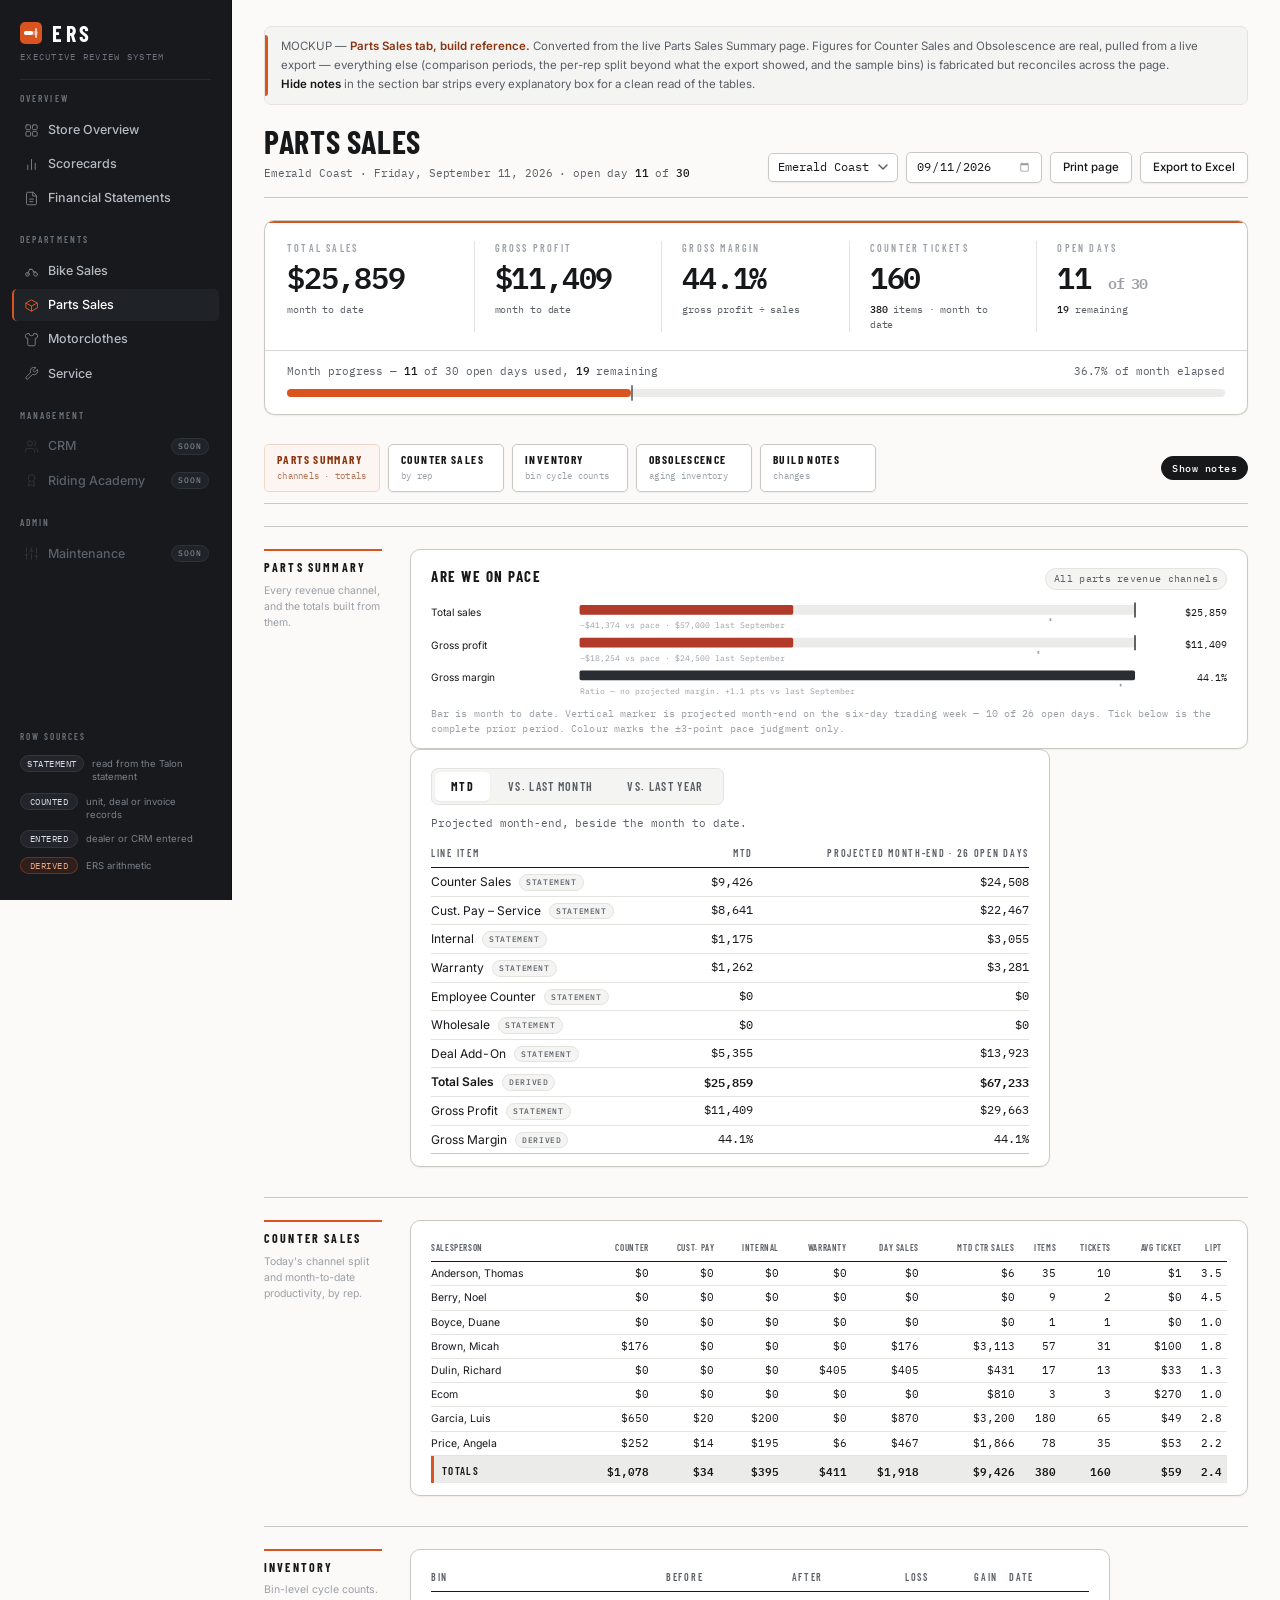
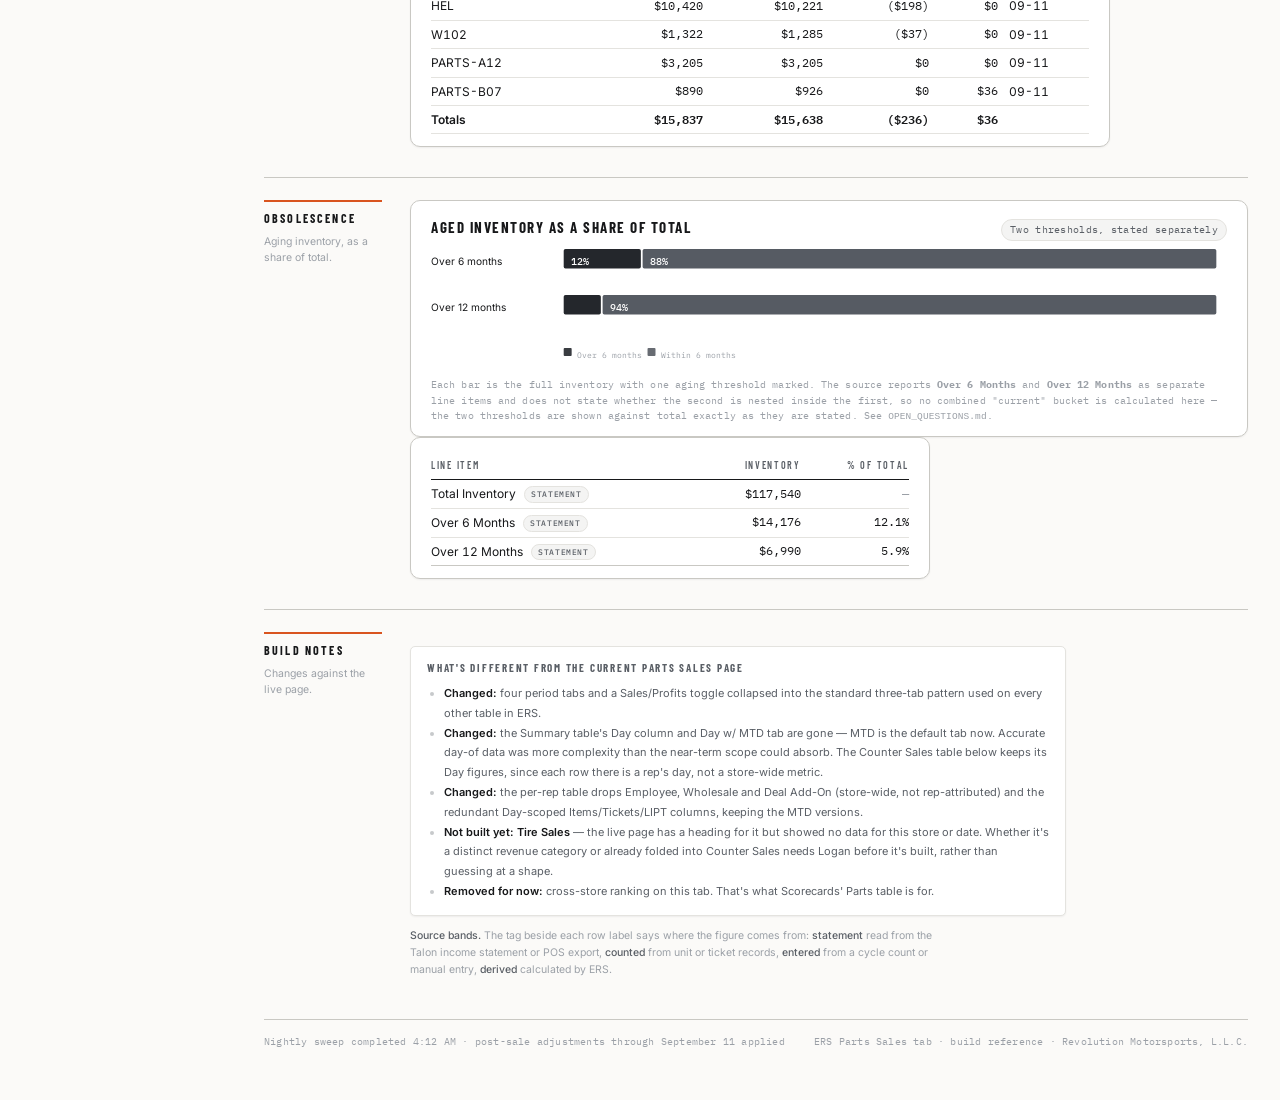
<file: pages/parts-sales.html>
<!DOCTYPE html>
<html lang="en">
<head>
<meta charset="utf-8">
<meta name="viewport" content="width=device-width, initial-scale=1">
<title>ERS — Parts Sales</title>
<link rel="preconnect" href="https://fonts.googleapis.com">
<link rel="preconnect" href="https://fonts.gstatic.com" crossorigin>
<link href="https://fonts.googleapis.com/css2?family=Barlow+Condensed:wght@600;700&family=IBM+Plex+Mono:wght@400;500;600&family=Inter:wght@400;500;600&display=swap" rel="stylesheet">
<link rel="stylesheet" href="../styles/tokens.css">
<link rel="stylesheet" href="../styles/app.css">
</head>
<body>
<div class="app">

<nav id="navRail" class="rail"></nav>

<main>
<div class="mockbar">
  MOCKUP &mdash; <b>Parts Sales tab, build reference.</b> Converted from the live Parts Sales Summary page. Figures
  for Counter Sales and Obsolescence are real, pulled from a live export &mdash; everything else (comparison
  periods, the per-rep split beyond what the export showed, and the sample bins) is fabricated but reconciles
  across the page.<br>
  <b>Hide notes</b> in the section bar strips every explanatory box for a clean read of the tables.
</div>

<div class="head">
  <div>
    <h1>Parts Sales</h1>
    <div class="meta" id="pageMeta"></div>
  </div>
  <div class="acts">
    <select class="btn" aria-label="Store"><option>Emerald Coast</option><option>Haven</option><option>Honky Tonk</option><option>M.C.H.D.</option><option>Madhouse</option><option>Moonshine</option><option>Music City</option></select>
    <input class="btn" type="date" id="dateInput" aria-label="Overview of date">
    <button class="btn">Print page</button>
    <button class="btn">Export to Excel</button>
  </div>
</div>

<div class="headline">
  <div class="hl"><span class="k">Total sales</span><span class="v" id="hlSales"></span><span class="d">month to date</span></div>
  <div class="hl"><span class="k">Gross profit</span><span class="v" id="hlGross"></span><span class="d">month to date</span></div>
  <div class="hl"><span class="k">Gross margin</span><span class="v" id="hlMargin"></span><span class="d">gross profit &divide; sales</span></div>
  <div class="hl"><span class="k">Counter tickets</span><span class="v" id="hlTickets"></span><span class="d"><b id="hlItems"></b> items &middot; month to date</span></div>
  <div class="hl"><span class="k">Open days</span><span class="v" id="hlOpenDays"></span><span class="d"><b id="hlOpenRemaining"></b> remaining</span></div>
</div>

<div class="progress">
  <div class="row">
    <span>Month progress &mdash; <b id="progElapsed"></b> of <span id="progTotal"></span> open days used, <b id="progRemaining"></b> remaining</span>
    <span id="progPct"></span>
  </div>
  <div class="ptrack"><div class="pfill" id="pfill"></div><div class="ptick" id="ptick"></div></div>
</div>

<nav class="secnav" aria-label="Sections on this page">
  <span id="seclinks" style="display:flex;gap:8px;flex-wrap:wrap"></span>
  <button class="chip" id="notesToggle" aria-pressed="false" style="margin-left:auto;align-self:center">Hide notes</button>
</nav>

<!-- ============ PARTS KPIS ============ -->
<section class="anchor" id="sec-kpi">
  <div class="gutter">
    <h2>Parts Summary</h2>
    <p>Every revenue channel, and the totals built from them.</p>
  </div>
  <div>
    <div class="card">
      <div class="tbl-title"><h4>Are we on pace</h4><span class="cnt">All parts revenue channels</span></div>
      <div id="kpiBullets" class="chart"></div>
      <p class="chart-note">Bar is month to date. Vertical marker is projected month-end on the six-day trading
        week &mdash; <span id="bulletBasis"></span>. Tick below is the complete prior period. Colour marks the
        &plusmn;3-point pace judgment only.</p>
    </div>

    <div class="card" style="max-width:640px">
      <div class="bases" role="tablist" aria-label="Comparison basis">
        <button role="tab" aria-selected="true"  data-basis="mtd">MTD</button>
        <button role="tab" aria-selected="false" data-basis="lastmonth">vs. Last Month</button>
        <button role="tab" aria-selected="false" data-basis="lastyear">vs. Last Year</button>
      </div>
      <div class="basisnote" id="basisnote"></div>
      <table><thead><tr id="kpihead"></tr></thead><tbody id="kpibody"></tbody></table>
    </div>

    <div class="spec note-el">
      <b class="h">Converted from the legacy Summary table</b>
      <ul>
        <li>The old page had four period tabs (Day w/ MTD, MTD Yr-over-Yr, YTD Yr-over-Yr, MTD vs Lst MTD) and a
          separate Sales/Profits toggle. Replaced with the standard three tabs used everywhere else in ERS, and one
          table that already shows dollars, gross profit and margin together &mdash; the toggle was showing a slice
          of the same data a second way.</li>
        <li>No Day column on this table &mdash; accurate day-of data was more complexity than the near-term scope
          could absorb. <b>MTD is the default tab</b>, not Day w/ MTD. The Counter Sales table below is the
          exception and keeps its Day figures, since each row there is a rep's day, not a comparison basis on a
          store-wide metric.</li>
        <li><b>Cust. Pay &ndash; Service</b> is parts sold against a customer-paid repair order &mdash; a Parts
          revenue channel, not Service department revenue.</li>
      </ul>
    </div>

    <div class="spec note-el">
      <b class="h">Projected month-end</b>
      <code>Projected = MTD &divide; open days elapsed &times; total open days</code>
      <ul>
        <li>Applied to every dollar row. <b>No projected margin</b> &mdash; both figures scale by the same factor, so
          it would equal the month-to-date margin on every row. MTD tab only.</li>
        <li><b>Two day counts, deliberate. Do not reconcile them.</b> Header and progress bar use the accounting
          period. The projection uses a six-day trading week, which understates month-end on purpose &mdash; and
          differs on purpose from the live page's own Projected column, which just divides by calendar days
          elapsed.</li>
      </ul>
    </div>

    <div class="spec note-el">
      <b class="h">Comparison columns</b>
      <ul>
        <li>Prior column is a <b>complete month</b> &mdash; all of August, all of September 2025 &mdash; not the
          same 11 days of it.</li>
        <li><code>% of prior = MTD &divide; that month's figure</code>, on every dollar row. Gross Margin shows a
          difference instead &mdash; <code>+0.6 pts</code>, not a percentage of last month's margin.</li>
        <li>Colour against the period elapsed: green at +3 points or more, red at &minus;3 or worse. Margin colours
          on the difference: &plusmn;0.3 pts.</li>
      </ul>
    </div>
  </div>
</section>

<!-- ============ COUNTER SALES BY REP ============ -->
<section class="anchor" id="sec-reps">
  <div class="gutter">
    <h2>Counter Sales</h2>
    <p>Today's channel split and month-to-date productivity, by rep.</p>
  </div>
  <div>
    <div class="card">
      <table class="deals"><thead><tr id="repHead"></tr></thead><tbody id="repBody"></tbody></table>
    </div>

    <div class="spec note-el">
      <b class="h">Reduced from 17 columns to 11</b>
      <ul>
        <li>The legacy table showed Day and MTD versions of every column side by side. <b>Employee</b> and
          <b>Wholesale</b> are store-wide categories that showed zero for every rep in the export and are dropped
          here &mdash; still on the Summary table above. <b>Deal Add-On</b> isn't attributed to counter staff in the
          source data either, so it's Summary-only too.</li>
        <li><b>Day Sales</b> here is Counter + Cust. Pay + Internal + Warranty for that rep, today &mdash; the
          categories actually tied to a person at the counter.</li>
        <li>Avg Ticket and LIPT are <b>derived</b> (MTD counter sales &divide; tickets, and items &divide; tickets)
          &mdash; not stored, computed from the counts to the left.</li>
        <li><b>Garcia, Luis</b> and <b>Price, Angela</b> are sample rows, not part of the original export: the six
          named reps in the source data didn't add up to the Summary table's totals above, meaning more reps exist
          than the export showed. These two absorb the difference so this table's own totals reconcile, rather than
          showing a Totals row that doesn't sum.</li>
      </ul>
    </div>
  </div>
</section>

<!-- ============ INVENTORY ============ -->
<section class="anchor" id="sec-inv">
  <div class="gutter">
    <h2>Inventory</h2>
    <p>Bin-level cycle counts.</p>
  </div>
  <div>
    <div class="card" style="max-width:700px">
      <table><thead><tr>
        <th class="l">Bin</th><th>Before</th><th>After</th><th>Loss</th><th>Gain</th><th class="l">Date</th>
      </tr></thead><tbody id="invbody"></tbody></table>
    </div>
    <p class="mini note-el">The live export's own Totals row didn't match its two visible bin rows either &mdash; more
      bins exist than were shown. These four are a self-contained sample set; their total is only the sum of what's
      shown here, not the real store's full bin count.</p>
  </div>
</section>

<!-- ============ OBSOLESCENCE ============ -->
<section class="anchor" id="sec-obs">
  <div class="gutter">
    <h2>Obsolescence</h2>
    <p>Aging inventory, as a share of total.</p>
  </div>
  <div>
    <div class="card">
      <div class="tbl-title"><h4>Aged inventory as a share of total</h4><span class="cnt">Two thresholds, stated separately</span></div>
      <div id="obsShare" class="chart"></div>
      <p class="chart-note">Each bar is the full inventory with one aging threshold marked. The source reports
        <b>Over 6 Months</b> and <b>Over 12 Months</b> as separate line items and does not state whether the second
        is nested inside the first, so no combined "current" bucket is calculated here &mdash; the two thresholds
        are shown against total exactly as they are stated. See <code>OPEN_QUESTIONS.md</code>.</p>
    </div>

    <div class="card" style="max-width:520px">
      <table><thead><tr>
        <th class="l">Line item</th><th>Inventory</th><th>% of total</th>
      </tr></thead><tbody id="obsbody"></tbody></table>
    </div>
  </div>
</section>

<!-- ============ BUILD NOTES ============ -->
<section class="anchor" id="sec-notes">
  <div class="gutter">
    <h2>Build Notes</h2>
    <p>Changes against the live page.</p>
  </div>
  <div>
    <div class="notes">
      <b class="h">What's different from the current Parts Sales page</b>
      <ul>
        <li><b>Changed:</b> four period tabs and a Sales/Profits toggle collapsed into the standard three-tab
          pattern used on every other table in ERS.</li>
        <li><b>Changed:</b> the Summary table's Day column and Day w/ MTD tab are gone &mdash; MTD is the default
          tab now. Accurate day-of data was more complexity than the near-term scope could absorb. The Counter
          Sales table below keeps its Day figures, since each row there is a rep's day, not a store-wide metric.</li>
        <li><b>Changed:</b> the per-rep table drops Employee, Wholesale and Deal Add-On (store-wide, not
          rep-attributed) and the redundant Day-scoped Items/Tickets/LIPT columns, keeping the MTD versions.</li>
        <li><b>Not built yet:</b> <b>Tire Sales</b> &mdash; the live page has a heading for it but showed no data for
          this store or date. Whether it's a distinct revenue category or already folded into Counter Sales needs
          Logan before it's built, rather than guessing at a shape.</li>
        <li><b>Removed for now:</b> cross-store ranking on this tab. That's what Scorecards' Parts table is for.</li>
      </ul>
    </div>
    <p class="mini"><b>Source bands.</b> The tag beside each row label says where the figure comes from:
      <b>statement</b> read from the Talon income statement or POS export, <b>counted</b> from unit or ticket
      records, <b>entered</b> from a cycle count or manual entry, <b>derived</b> calculated by ERS.</p>
  </div>
</section>

<div class="foot">
  <span>Nightly sweep completed 4:12 AM &middot; post-sale adjustments through September 11 applied</span>
  <span>ERS Parts Sales tab &middot; build reference &middot; Revolution Motorsports, L.L.C.</span>
</div>
</main>
</div>

<script>var ERS_PAGE = 'parts-sales';</script>
<script src="../scripts/format.js"></script>
<script src="../scripts/charts.js"></script>
<script src="../scripts/nav.js"></script>
<script>
/* Two day counts, on purpose - see the Projected month-end note above. */
var DATA;
var OPEN_ELAPSED, OPEN_TOTAL, PROJ_ELAPSED, PROJ_TOTAL, PACE, PF;

/* ---------- Parts Summary (KPI table) ---------- */
var ROWS = [
  { key: 'counter',      label: 'Counter Sales',        band: 'statement' },
  { key: 'custPay',      label: 'Cust. Pay – Service', band: 'statement' },
  { key: 'internal',     label: 'Internal',             band: 'statement' },
  { key: 'warranty',     label: 'Warranty',             band: 'statement' },
  { key: 'employee',     label: 'Employee Counter',     band: 'statement' },
  { key: 'wholesale',    label: 'Wholesale',            band: 'statement' },
  { key: 'dealAddOn',    label: 'Deal Add-On',          band: 'statement' },
  { key: 'total',        label: 'Total Sales',          band: 'derived',   total: true },
  { key: 'grossProfit',  label: 'Gross Profit',         band: 'statement' },
  { key: 'margin',       label: 'Gross Margin',         band: 'derived', ratio: true, last: true }
];
function withTotal(d){
  var t = d.counter + d.custPay + d.internal + d.warranty + d.employee + d.wholesale + d.dealAddOn;
  return { counter: d.counter, custPay: d.custPay, internal: d.internal, warranty: d.warranty,
    employee: d.employee, wholesale: d.wholesale, dealAddOn: d.dealAddOn, total: t,
    grossProfit: d.grossProfit, margin: t ? d.grossProfit / t * 100 : 0 };
}
function proj(d){
  var o = {}, k;
  for (k in d) if (k !== 'margin') o[k] = d[k] * PF;
  o.margin = d.margin;
  return o;
}

var BASES = {
  mtd: { kind: 'value',
    note: 'Projected month-end, beside the month to date.' },
  lastmonth: { grp: 'August 2026 · complete month', cols: ['Figure', '% of Aug'], src: 'lastmonth', kind: 'prior',
    note: 'Month to date against <b>all of August 2026</b> — the complete month, not August through day 11.' },
  lastyear: { grp: 'September 2025 · complete month', cols: ['Figure', '% of Sep 25'], src: 'lastyear', kind: 'prior',
    note: 'Month to date against <b>all of September 2025</b> — the complete month. Same reading as vs. Last Month.' }
};
var basis = 'mtd';

function ratioCell(diff){
  var t = sgn(diff, function(n){ return n.toFixed(1) + ' pts'; });
  return { txt: t, cls: diff >= 0.3 ? 'up' : (diff <= -0.3 ? 'down' : '') };
}
function cmpCell(row, cur, src){
  if (row.ratio) {
    var d = ratioCell(cur[row.key] - src[row.key]);
    return { c1: fmt(row, src[row.key]), c2: d.txt, cls: d.cls };
  }
  var pv = src[row.key];
  if (!pv) return { c1: fmt(row, pv), c2: '<span class="dim">—</span>', cls: '' };
  var p = cur[row.key] / pv * 100;
  return { c1: fmt(row, pv), c2: pct1(p), cls: p >= PACE + 3 ? 'up' : (p <= PACE - 3 ? 'down' : '') };
}
function fmt(row, v){ return row.ratio ? pct1(v) : money(v); }

function renderKPI(){
  var cfg = BASES[basis], cur = withTotal(DATA.kpi.mtd), pr = proj(cur), i;
  var showProj = cfg.kind === 'value';

  document.getElementById('kpihead').innerHTML =
    '<th class="l">Line item</th><th>MTD</th>' +
    (showProj ? '<th>Projected month-end · 26 open days</th>' : '<th class="cmp">' + cfg.grp + '</th><th class="cmp">' + cfg.cols[1] + '</th>');

  var html = '';
  for (i = 0; i < ROWS.length; i++) {
    var row = ROWS[i];
    html += '<tr class="' + (row.total ? 'totrow ' : '') + (row.last ? 'endband' : '') + '">' +
      '<td class="l">' + row.label + '<span class="src">' + row.band + '</span></td>' +
      '<td>' + fmt(row, cur[row.key]) + '</td>';
    if (showProj) {
      html += '<td>' + fmt(row, pr[row.key]) + '</td>';
    } else {
      var src = withTotal(DATA.kpi[cfg.src]);
      var c = cmpCell(row, cur, src);
      html += '<td>' + c.c1 + '</td><td class="' + c.cls + '">' + c.c2 + '</td>';
    }
    html += '</tr>';
  }
  document.getElementById('kpibody').innerHTML = html;
  document.getElementById('basisnote').innerHTML = cfg.note;
}
(function(){
  var t = document.querySelectorAll('.bases button'), i;
  for (i = 0; i < t.length; i++) (function(b){
    b.onclick = function(){
      for (var j = 0; j < t.length; j++) t[j].setAttribute('aria-selected', 'false');
      b.setAttribute('aria-selected', 'true'); basis = b.getAttribute('data-basis'); renderKPI();
    };
  })(t[i]);
})();

/* ---------- Counter Sales by rep ---------- */
var REP_COLS = [
  { k: 'name',    t: 'Salesperson',  a: 'l' },
  { k: 'counter', t: 'Counter',      fmt: money },
  { k: 'custPay', t: 'Cust. Pay',    fmt: money },
  { k: 'internal',t: 'Internal',     fmt: money },
  { k: 'warranty',t: 'Warranty',     fmt: money },
  { k: 'daySales',t: 'Day Sales',    fmt: money },
  { k: 'ctrSales',t: 'MTD Ctr Sales',fmt: money },
  { k: 'items',   t: 'Items',        fmt: commas },
  { k: 'tickets', t: 'Tickets',      fmt: commas },
  { k: 'avgTkt',  t: 'Avg Ticket',   fmt: money },
  { k: 'lipt',    t: 'LIPT',         fmt: function(n){ return n.toFixed(1); } }
];
var repSort = { k: null, dir: -1 };
function repRow(r){
  var daySales = r.day.counter + r.day.custPay + r.day.internal + r.day.warranty;
  return { name: r.name, counter: r.day.counter, custPay: r.day.custPay, internal: r.day.internal,
    warranty: r.day.warranty, daySales: daySales, ctrSales: r.mtd.ctrSales, items: r.mtd.items,
    tickets: r.mtd.tickets, avgTkt: r.mtd.tickets ? r.mtd.ctrSales / r.mtd.tickets : 0,
    lipt: r.mtd.tickets ? r.mtd.items / r.mtd.tickets : 0 };
}
function renderReps(){
  var rows = DATA.reps.map(repRow), i;
  if (repSort.k) rows.sort(function(a, b){
    var av = a[repSort.k], bv = b[repSort.k];
    var v = typeof av === 'string' ? av.localeCompare(bv) : av - bv;
    return v * repSort.dir;
  });

  var head = '';
  for (i = 0; i < REP_COLS.length; i++) {
    var c = REP_COLS[i], arrow = repSort.k === c.k ? ' <span class="ar">' + (repSort.dir === 1 ? '▲' : '▼') + '</span>' : '';
    head += '<th class="' + (c.a === 'l' ? 'l' : '') + '" data-k="' + c.k + '">' + c.t + arrow + '</th>';
  }
  document.getElementById('repHead').innerHTML = head;
  var ths = document.getElementById('repHead').getElementsByTagName('th');
  for (i = 0; i < ths.length; i++) (function(th){
    th.onclick = function(){
      var k = th.getAttribute('data-k');
      if (repSort.k === k) repSort.dir = -repSort.dir; else { repSort.k = k; repSort.dir = -1; }
      renderReps();
    };
  })(ths[i]);

  var T = { counter: 0, custPay: 0, internal: 0, warranty: 0, daySales: 0, ctrSales: 0, items: 0, tickets: 0 }, body = '';
  for (i = 0; i < rows.length; i++) {
    var r = rows[i], j;
    for (var kk in T) T[kk] += r[kk];
    body += '<tr>';
    for (j = 0; j < REP_COLS.length; j++) {
      var col = REP_COLS[j];
      body += '<td class="' + (col.a === 'l' ? 'l' : '') + '">' + (col.fmt ? col.fmt(r[col.k]) : r[col.k]) + '</td>';
    }
    body += '</tr>';
  }
  var tAvg = T.tickets ? T.ctrSales / T.tickets : 0, tLipt = T.tickets ? T.items / T.tickets : 0;
  body += '<tr class="tot"><td class="l">Totals</td><td>' + money(T.counter) + '</td><td>' + money(T.custPay) +
    '</td><td>' + money(T.internal) + '</td><td>' + money(T.warranty) + '</td><td>' + money(T.daySales) +
    '</td><td>' + money(T.ctrSales) + '</td><td>' + commas(T.items) + '</td><td>' + commas(T.tickets) +
    '</td><td>' + money(tAvg) + '</td><td>' + tLipt.toFixed(1) + '</td></tr>';
  document.getElementById('repBody').innerHTML = body;
}

/* ---------- Inventory ---------- */
function renderInv(){
  var inv = DATA.inventory, T = { before: 0, after: 0, loss: 0, gain: 0 }, html = '', i;
  for (i = 0; i < inv.length; i++) {
    var b = inv[i];
    T.before += b.before; T.after += b.after; T.loss += b.loss; T.gain += b.gain;
    html += '<tr><td class="l">' + b.bin + '</td><td>' + money(b.before) + '</td><td>' + money(b.after) +
      '</td><td>' + (b.loss ? '(' + money(b.loss) + ')' : money(0)) +
      '</td><td>' + (b.gain ? money(b.gain) : money(0)) +
      '</td><td class="l">' + b.date + '</td></tr>';
  }
  html += '<tr class="totrow"><td class="l">Totals</td><td>' + money(T.before) + '</td><td>' + money(T.after) +
    '</td><td>(' + money(T.loss) + ')</td><td>' + money(T.gain) + '</td><td class="l"></td></tr>';
  document.getElementById('invbody').innerHTML = html;
}

/* ---------- Obsolescence ---------- */
function renderObs(){
  var o = DATA.obsolescence;
  var html =
    '<tr><td class="l">Total Inventory<span class="src">statement</span></td><td>' + money(o.totalInv) + '</td><td><span class="dim">—</span></td></tr>' +
    '<tr><td class="l">Over 6 Months<span class="src">statement</span></td><td>' + money(o.over6mo) + '</td><td>' + pct1(o.over6mo / o.totalInv * 100) + '</td></tr>' +
    '<tr class="endband"><td class="l">Over 12 Months<span class="src">statement</span></td><td>' + money(o.over12mo) + '</td><td>' + pct1(o.over12mo / o.totalInv * 100) + '</td></tr>';
  document.getElementById('obsbody').innerHTML = html;
}

/* ---------- Header, headline ribbon, progress bar ---------- */
function renderHeader(){
  var t = withTotal(DATA.kpi.mtd);
  document.getElementById('pageMeta').innerHTML =
    DATA.store + ' &middot; ' + DATA.date.label + ' &middot; open day <b>' + OPEN_ELAPSED + '</b> of <b>' + OPEN_TOTAL + '</b>';
  document.getElementById('dateInput').value = DATA.date.iso;

  document.getElementById('hlSales').innerHTML  = money(t.total);
  document.getElementById('hlGross').innerHTML  = money(t.grossProfit);
  document.getElementById('hlMargin').innerHTML = pct1(t.margin);

  var totItems = 0, totTickets = 0, i;
  for (i = 0; i < DATA.reps.length; i++) { totItems += DATA.reps[i].mtd.items; totTickets += DATA.reps[i].mtd.tickets; }
  document.getElementById('hlTickets').innerHTML = commas(totTickets);
  document.getElementById('hlItems').innerHTML   = commas(totItems);

  document.getElementById('hlOpenDays').innerHTML =
    OPEN_ELAPSED + ' <span style="font-size:15px;color:var(--ink-low)">of ' + OPEN_TOTAL + '</span>';
  document.getElementById('hlOpenRemaining').innerHTML = OPEN_TOTAL - OPEN_ELAPSED;

  document.getElementById('progElapsed').innerHTML   = OPEN_ELAPSED;
  document.getElementById('progTotal').innerHTML     = OPEN_TOTAL;
  document.getElementById('progRemaining').innerHTML = OPEN_TOTAL - OPEN_ELAPSED;
  document.getElementById('progPct').innerHTML = pct1(PACE) + ' of month elapsed';
  document.getElementById('pfill').style.width = PACE + '%';
  document.getElementById('ptick').style.left  = PACE + '%';
}

/* ---------- Section menu ---------- */
var SECTIONS = [
  { id: 'sec-kpi',   t: 'Parts Summary',  s: 'channels · totals' },
  { id: 'sec-reps',  t: 'Counter Sales',  s: 'by rep' },
  { id: 'sec-inv',   t: 'Inventory',      s: 'bin cycle counts' },
  { id: 'sec-obs',   t: 'Obsolescence',   s: 'aging inventory' },
  { id: 'sec-notes', t: 'Build Notes',    s: 'changes' }
];
function renderSectionNav(){
  var nav = document.getElementById('seclinks'), html = '', i;
  for (i = 0; i < SECTIONS.length; i++)
    html += '<a href="#' + SECTIONS[i].id + '" data-id="' + SECTIONS[i].id + '"><span class="t">' +
            SECTIONS[i].t + '</span><span class="s">' + SECTIONS[i].s + '</span></a>';
  nav.innerHTML = html;
  var links = nav.getElementsByTagName('a');
  var reduce = window.matchMedia && window.matchMedia('(prefers-reduced-motion: reduce)').matches;
  for (i = 0; i < links.length; i++) (function(a){
    a.onclick = function(e){
      var el = document.getElementById(a.getAttribute('data-id'));
      if (!el || !el.scrollIntoView) return;
      if (e && e.preventDefault) e.preventDefault();
      if (reduce) el.scrollIntoView(true);
      else { try { el.scrollIntoView({ behavior: 'smooth', block: 'start' }); } catch (err) { el.scrollIntoView(true); } }
    };
  })(links[i]);
  function spy(){
    var y = (window.pageYOffset || document.documentElement.scrollTop) + 130, act = SECTIONS[0].id, j, el;
    for (j = 0; j < SECTIONS.length; j++) { el = document.getElementById(SECTIONS[j].id); if (el && el.offsetTop <= y) act = SECTIONS[j].id; }
    for (j = 0; j < links.length; j++) links[j].className = links[j].getAttribute('data-id') === act ? 'on' : '';
  }
  if (window.addEventListener) window.addEventListener('scroll', spy, false);
  spy();
}

/* ---------- Load every sample figure from /data, then render ---------- */
/* ---------- Charts (scripts/charts.js) ---------- */
function renderCharts(){
  function paceCls(actual, pace){ return pace ? ERS.paceClass((actual - pace) / pace * 100) : ''; }

  var m = withTotal(DATA.kpi.mtd);
  var p = proj(m);
  var ly = withTotal(DATA.kpi.lastyear);
  ERS.bullet(document.getElementById('kpiBullets'), [
    { label:'Total sales',  value:m.total, pace:p.total, prior:ly.total,
      display:money(m.total), cls:paceCls(m.total, p.total),
      caption:sgn(m.total - p.total, money) + ' vs pace \u00b7 ' + money(ly.total) + ' last September' },
    { label:'Gross profit', value:m.grossProfit, pace:p.grossProfit, prior:ly.grossProfit,
      display:money(m.grossProfit), cls:paceCls(m.grossProfit, p.grossProfit),
      caption:sgn(m.grossProfit - p.grossProfit, money) + ' vs pace \u00b7 ' + money(ly.grossProfit) + ' last September' },
    { label:'Gross margin', value:m.margin, pace:null, prior:ly.margin,
      display:pct1(m.margin), cls:'',
      caption:'Ratio \u2014 no projected margin. ' + sgn(m.margin - ly.margin, function(n){ return n.toFixed(1) + ' pts'; }) + ' vs last September' }
  ], { label:'Parts sales pace, month to date' });
  document.getElementById('bulletBasis').textContent = PROJ_ELAPSED + ' of ' + PROJ_TOTAL + ' open days';

  /* Two aging thresholds shown against total. The source does not say whether
     "over 12 months" is nested inside "over 6 months", so no residual bucket is
     calculated - see OPEN_QUESTIONS.md. */
  var o = DATA.obsolescence;
  ERS.share(document.getElementById('obsShare'), [
    { label:'Over 6 months', parts:[
      { label:'Over 6 months', value:o.over6mo },
      { label:'Within 6 months', value:o.totalInv - o.over6mo } ] },
    { label:'Over 12 months', parts:[
      { label:'Over 12 months', value:o.over12mo },
      { label:'Under 12 months', value:o.totalInv - o.over12mo } ] }
  ], { label:'Aged inventory against total' });
}

fetch('../data/parts-sales.json')
  .then(function(res){ return res.json(); })
  .then(function(json){
    DATA = json;
    OPEN_ELAPSED = DATA.openDays.elapsed;       OPEN_TOTAL = DATA.openDays.total;
    PROJ_ELAPSED = DATA.projectionDays.elapsed; PROJ_TOTAL = DATA.projectionDays.total;
    PACE = OPEN_ELAPSED / OPEN_TOTAL * 100;
    PF   = PROJ_TOTAL / PROJ_ELAPSED;
    renderHeader();
    renderKPI();
    renderReps();
    renderInv();
    renderObs();
    renderCharts();
    renderSectionNav();
  })
  .catch(function(err){
    document.querySelector('main').insertAdjacentHTML('afterbegin',
      '<div class="spec" style="border-left-color:#B23A2B"><b class="h">Could not load ../data/parts-sales.json</b>' +
      'This page reads its sample figures from a JSON file, so it needs to be served over http(s) rather than ' +
      'opened directly as a file. Start a local server in this folder and open the page from there.<br>' +
      '<code>' + err + '</code></div>');
  });
</script>
</body>
</html>
</file>
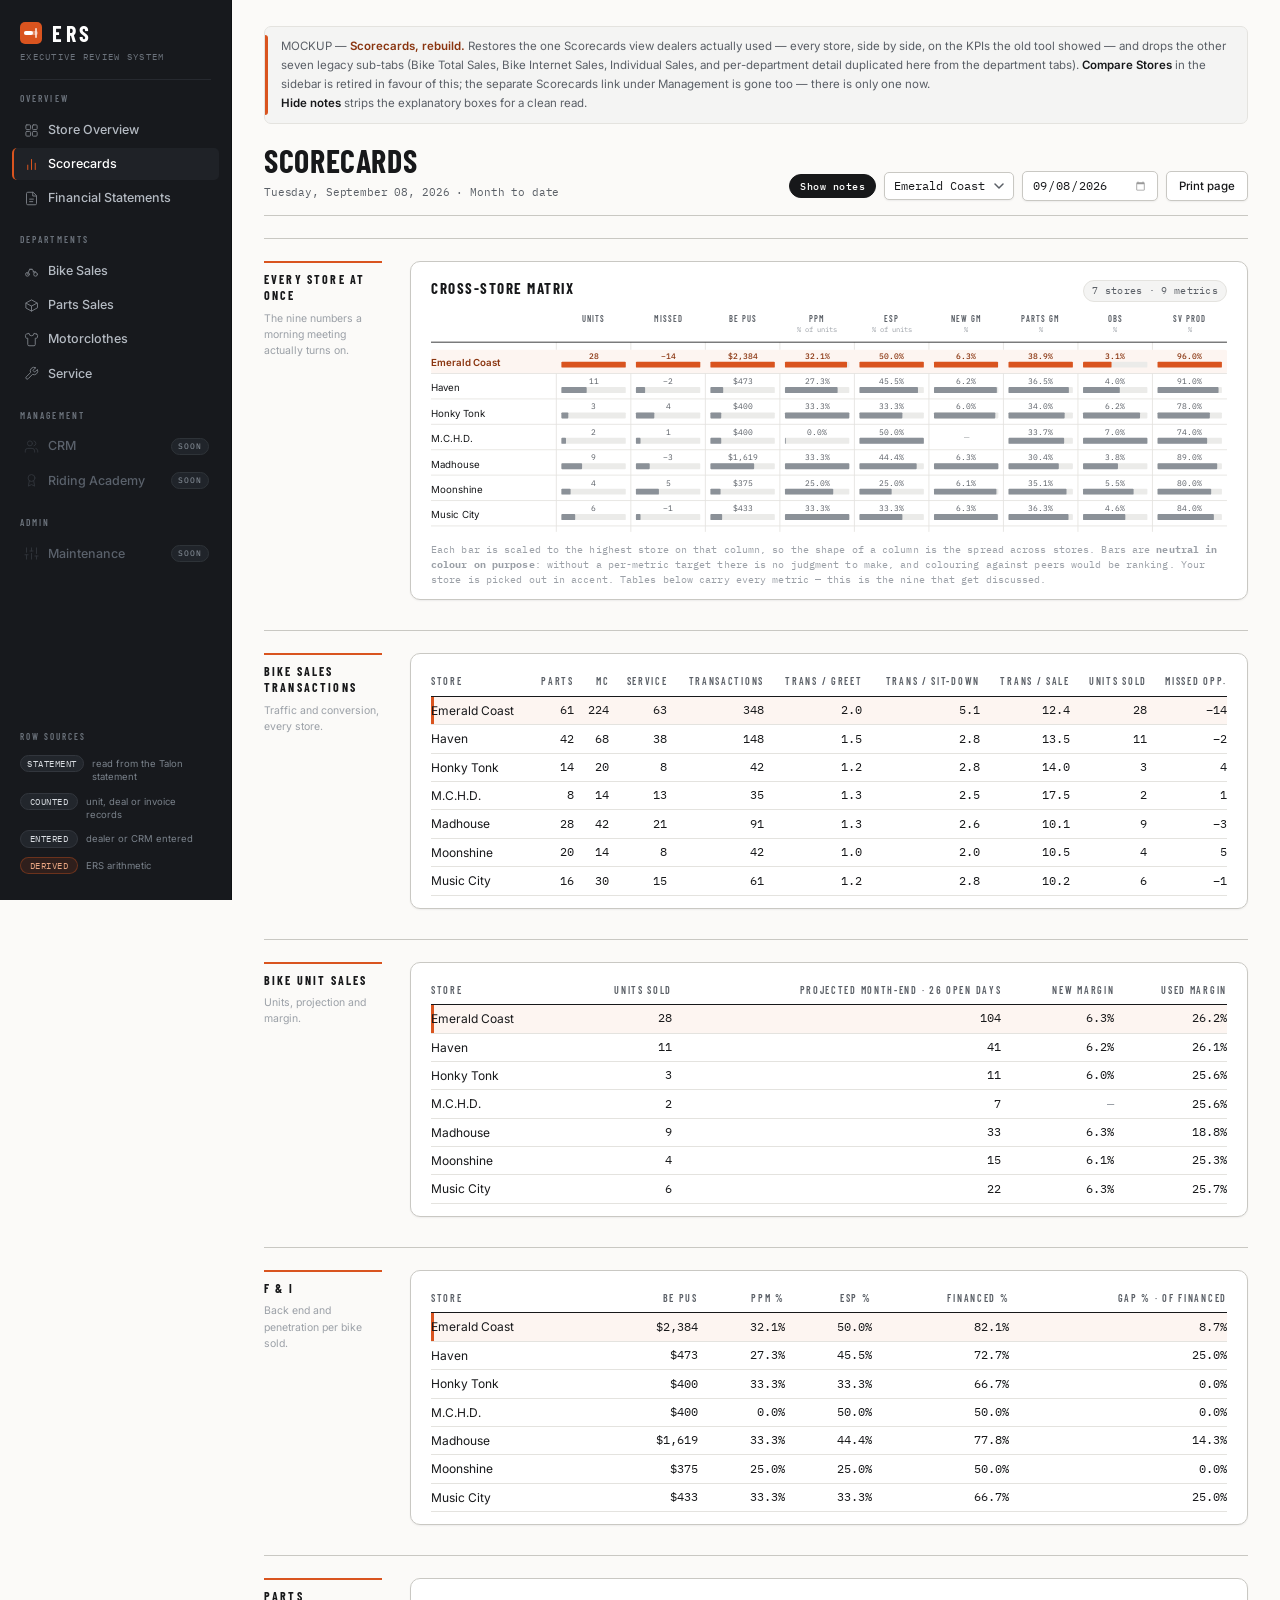
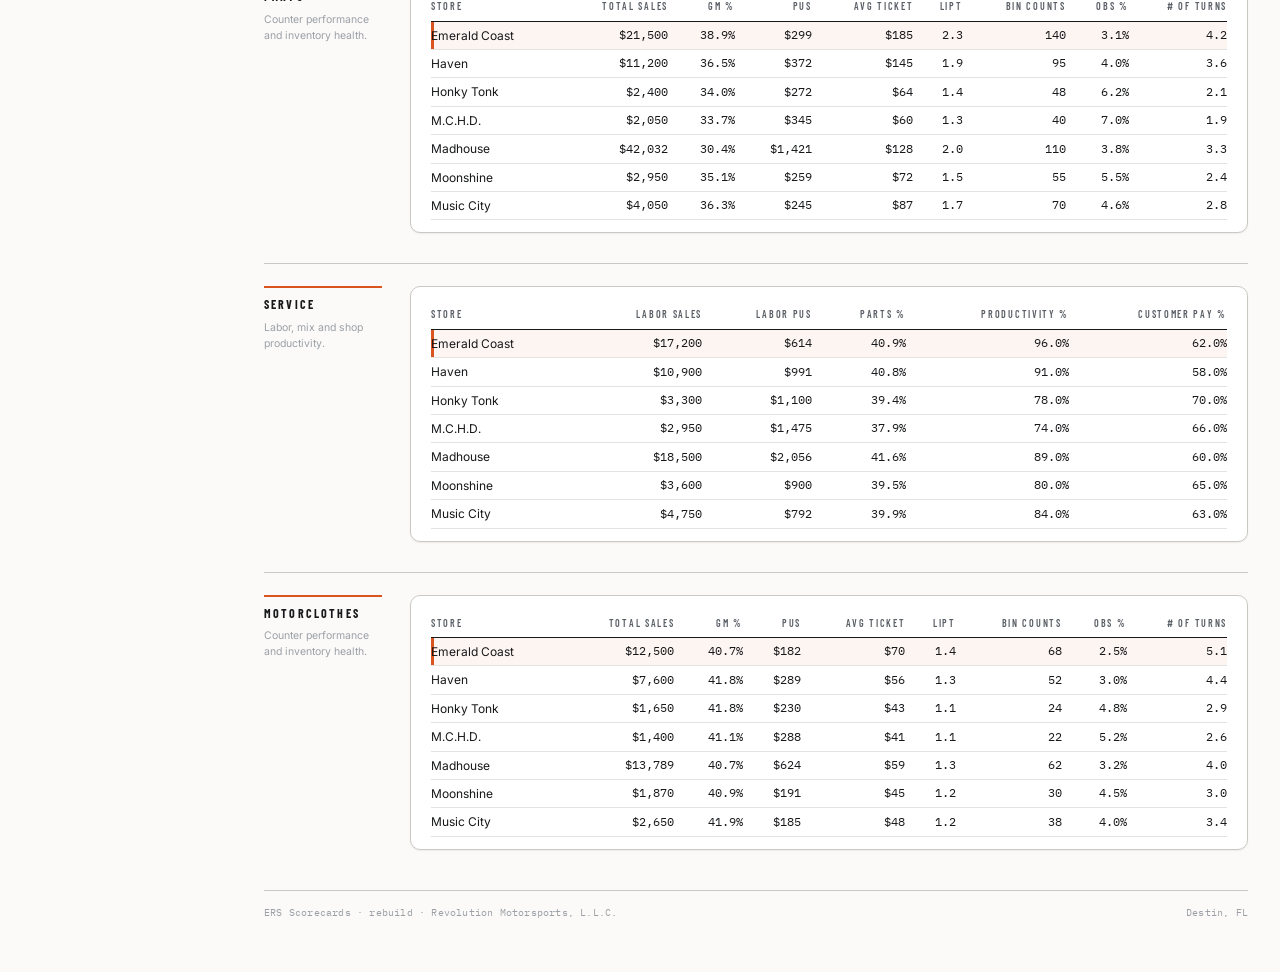
<file: pages/scorecards.html>
<!DOCTYPE html>
<html lang="en">
<head>
<meta charset="utf-8">
<meta name="viewport" content="width=device-width, initial-scale=1">
<title>ERS — Scorecards</title>
<link rel="preconnect" href="https://fonts.googleapis.com">
<link rel="preconnect" href="https://fonts.gstatic.com" crossorigin>
<link href="https://fonts.googleapis.com/css2?family=Barlow+Condensed:wght@600;700&family=IBM+Plex+Mono:wght@400;500;600&family=Inter:wght@400;500;600&display=swap" rel="stylesheet">
<link rel="stylesheet" href="../styles/tokens.css">
<link rel="stylesheet" href="../styles/app.css">
</head>
<body>
<div class="app">

<nav id="navRail" class="rail"></nav>

<main>
<div class="mockbar">
  MOCKUP &mdash; <b>Scorecards, rebuild.</b> Restores the one Scorecards view dealers actually used &mdash; every
  store, side by side, on the KPIs the old tool showed &mdash; and drops the other seven legacy sub-tabs (Bike
  Total Sales, Bike Internet Sales, Individual Sales, and per-department detail duplicated here from the
  department tabs). <b>Compare Stores</b> in the sidebar is retired in favour of this; the separate Scorecards
  link under Management is gone too &mdash; there is only one now.<br>
  <b>Hide notes</b> strips the explanatory boxes for a clean read.
</div>

<div class="head">
  <div>
    <h1>Scorecards</h1>
    <div class="meta" id="pageMeta"></div>
  </div>
  <div class="acts">
    <button class="chip" id="notesToggle" aria-pressed="false">Hide notes</button>
    <select class="btn" id="storeSelect" aria-label="Highlight store"></select>
    <input class="btn" type="date" id="dateInput" aria-label="Scorecards date">
    <button class="btn">Print page</button>
  </div>
</div>

<div class="spec note-el" style="margin-top:14px">
  <b class="h">Month to date only, for now</b>
  <ul>
    <li>The old tool let you switch the period (Day, MTD, and others). This pass ships <b>month to date</b> only
      &mdash; a single day is too noisy for a fair cross-store comparison at a smaller store (one deal either way
      swings every ratio), and half the stores would show mostly dashes. MTD gives every store a real number on
      every column. Day is the natural next pass, for whoever wants to check today specifically.</li>
    <li>Every store shown here is one of the seven already used elsewhere in this mockup. The live preview of this
      page also lists an eighth, <i>Pensacola</i> &mdash; worth confirming with Logan whether that's a real store
      or stale sample data before it goes further.</li>
  </ul>
</div>

<!-- ============ BIKE SALES TRANSACTIONS ============ -->
<!-- ============ CROSS-STORE MATRIX ============ -->
<section class="anchor" id="sec-matrix">
  <div class="gutter">
    <h2>Every store at once</h2>
    <p>The nine numbers a morning meeting actually turns on.</p>
  </div>
  <div>
    <div class="card">
      <div class="tbl-title"><h4>Cross-store matrix</h4><span class="cnt" id="matrixCnt"></span></div>
      <div id="matrix" class="chart"></div>
      <p class="chart-note">Each bar is scaled to the highest store on that column, so the shape of a column is the
        spread across stores. Bars are <b>neutral in colour on purpose</b>: without a per-metric target there is no
        judgment to make, and colouring against peers would be ranking. Your store is picked out in accent.
        Tables below carry every metric &mdash; this is the nine that get discussed.</p>
    </div>
  </div>
</section>

<section class="anchor">
  <div class="gutter">
    <h2>Bike Sales Transactions</h2>
    <p>Traffic and conversion, every store.</p>
  </div>
  <div>
    <div class="card"><div class="scroller"><table><thead><tr id="txHead"></tr></thead><tbody id="txBody"></tbody></table></div></div>
  </div>
</section>

<!-- ============ BIKE UNIT SALES ============ -->
<section class="anchor">
  <div class="gutter">
    <h2>Bike Unit Sales</h2>
    <p>Units, projection and margin.</p>
  </div>
  <div>
    <div class="card"><div class="scroller"><table><thead><tr id="buHead"></tr></thead><tbody id="buBody"></tbody></table></div></div>
  </div>
</section>

<!-- ============ F & I ============ -->
<section class="anchor">
  <div class="gutter">
    <h2>F &amp; I</h2>
    <p>Back end and penetration per bike sold.</p>
  </div>
  <div>
    <div class="card"><div class="scroller"><table><thead><tr id="fiHead"></tr></thead><tbody id="fiBody"></tbody></table></div></div>
  </div>
</section>

<!-- ============ PARTS ============ -->
<section class="anchor">
  <div class="gutter">
    <h2>Parts</h2>
    <p>Counter performance and inventory health.</p>
  </div>
  <div>
    <div class="card"><div class="scroller"><table><thead><tr id="partsHead"></tr></thead><tbody id="partsBody"></tbody></table></div></div>
  </div>
</section>

<!-- ============ SERVICE ============ -->
<section class="anchor">
  <div class="gutter">
    <h2>Service</h2>
    <p>Labor, mix and shop productivity.</p>
  </div>
  <div>
    <div class="card"><div class="scroller"><table><thead><tr id="svcHead"></tr></thead><tbody id="svcBody"></tbody></table></div></div>
  </div>
</section>

<!-- ============ MOTORCLOTHES ============ -->
<section class="anchor">
  <div class="gutter">
    <h2>Motorclothes</h2>
    <p>Counter performance and inventory health.</p>
  </div>
  <div>
    <div class="card"><div class="scroller"><table><thead><tr id="mcHead"></tr></thead><tbody id="mcBody"></tbody></table></div></div>

    <div class="spec note-el">
      <b class="h">What's still open</b>
      <ul>
        <li>LIPT, Bin Counts, OBS % and # of Turns are carried over as-is from the legacy Scorecards tool. What
          feeds them, and the exact formula behind each, is Talon mapping and formula-spec work &mdash; outside
          this project. They're shown so the shape is right; treat the numbers as placeholders until Logan confirms
          the source.</li>
        <li>Any column header sorts, high to low then low to high. Click a store's own row to find it fast &mdash;
          or just use the store picker above, which highlights it across every table on the page.</li>
      </ul>
    </div>
  </div>
</section>

<div class="foot">
  <span>ERS Scorecards &middot; rebuild &middot; Revolution Motorsports, L.L.C.</span>
  <span>Destin, FL</span>
</div>
</main>
</div>

<script>var ERS_PAGE = 'scorecards';</script>
<script src="../scripts/format.js"></script>
<script src="../scripts/charts.js"></script>
<script src="../scripts/nav.js"></script>
<script>
var DATA, SELECTED = 'Emerald Coast';
var SORT = {}; /* per-table {col, dir} */

function dash(v){ return v === null || v === undefined ? '<span class="dim">—</span>' : v; }
function ratio1(n){ return n.toFixed(1); }

/* ---------- Generic sortable table ---------- */
function renderTable(name, headEl, bodyEl, cols){
  var st = SORT[name] || (SORT[name] = { col: null, dir: -1 });
  var rows = DATA.stores.slice();

  if (st.col !== null) {
    rows.sort(function(a, b){
      var av = cols[st.col].get(a), bv = cols[st.col].get(b);
      if (av === null && bv === null) return 0;
      if (av === null) return 1;   /* dashes sort last regardless of direction */
      if (bv === null) return -1;
      if (typeof av === 'string') return av.localeCompare(bv) * st.dir;
      return (av - bv) * st.dir;
    });
  }

  var hh = '', i;
  for (i = 0; i < cols.length; i++) {
    var c = cols[i], arrow = st.col === i ? ' <span class="ar">' + (st.dir === 1 ? '▲' : '▼') + '</span>' : '';
    hh += '<th class="sortable' + (c.l ? ' l' : '') + '" data-i="' + i + '">' + c.t + arrow + '</th>';
  }
  document.getElementById(headEl).innerHTML = hh;
  var ths = document.getElementById(headEl).getElementsByTagName('th');
  for (i = 0; i < ths.length; i++) (function(idx){
    ths[idx].onclick = function(){
      if (st.col === idx) st.dir = -st.dir; else { st.col = idx; st.dir = -1; }
      renderTable(name, headEl, bodyEl, cols);
    };
  })(i);

  var bh = '';
  for (i = 0; i < rows.length; i++) {
    var s = rows[i];
    bh += '<tr' + (s.name === SELECTED ? ' class="me"' : '') + '>';
    for (var j = 0; j < cols.length; j++) {
      var c2 = cols[j], v = c2.get(s);
      bh += '<td class="' + (c2.l ? 'l' : '') + '">' + (v === null ? dash(null) : (c2.fmt ? c2.fmt(v) : v)) + '</td>';
    }
    bh += '</tr>';
  }
  document.getElementById(bodyEl).innerHTML = bh;
}

/* ---------- Column definitions ---------- */
function txTotal(s){ var t = s.transactions; return t.partsInv + t.mcInv + t.serviceRo; }
function perGreet(s){ var g = s.transactions.greets; return g ? txTotal(s) / g : null; }
function perSitdown(s){ var g = s.transactions.sitdowns; return g ? txTotal(s) / g : null; }
function perSale(s){ var u = s.transactions.unitSales; return u ? txTotal(s) / u : null; }

var TX_COLS = [
  { t: 'Store', l: true, get: function(s){ return s.name; } },
  { t: 'Parts', get: function(s){ return s.transactions.partsInv; }, fmt: commas },
  { t: 'MC', get: function(s){ return s.transactions.mcInv; }, fmt: commas },
  { t: 'Service', get: function(s){ return s.transactions.serviceRo; }, fmt: commas },
  { t: 'Transactions', get: txTotal, fmt: commas },
  { t: 'Trans / Greet', get: perGreet, fmt: ratio1 },
  { t: 'Trans / Sit-Down', get: perSitdown, fmt: ratio1 },
  { t: 'Trans / Sale', get: perSale, fmt: ratio1 },
  { t: 'Units Sold', get: function(s){ return s.transactions.unitSales; }, fmt: commas },
  { t: 'Missed Opp.', get: function(s){ return s.transactions.missedOpp; }, fmt: commas }
];

function projUnits(s){ return Math.round(s.bikeUnits.unitsMtd / DATA.projectionDays.elapsed * DATA.projectionDays.total); }
function newMargin(s){ var b = s.bikeUnits; return b.newSalesMtd ? b.newGrossMtd / b.newSalesMtd * 100 : null; }
function usedMargin(s){ var b = s.bikeUnits; return b.usedSalesMtd ? b.usedGrossMtd / b.usedSalesMtd * 100 : null; }

var BU_COLS = [
  { t: 'Store', l: true, get: function(s){ return s.name; } },
  { t: 'Units Sold', get: function(s){ return s.transactions.unitSales; }, fmt: commas },
  { t: 'Projected Month-End · 26 open days', get: projUnits, fmt: commas },
  { t: 'New Margin', get: newMargin, fmt: pct1 },
  { t: 'Used Margin', get: usedMargin, fmt: pct1 }
];

function bePus(s){ var u = s.transactions.unitSales; return u ? s.fi.beGrossMtd / u * 1 : null; }
function pctOfUnits(field){ return function(s){ var u = s.transactions.unitSales; return u ? s.fi[field] / u * 100 : null; }; }
function gapPct(s){ var f = s.fi.financedMtd; return f ? s.fi.gapMtd / f * 100 : null; }

var FI_COLS = [
  { t: 'Store', l: true, get: function(s){ return s.name; } },
  { t: 'BE PUS', get: bePus, fmt: money },
  { t: 'PPM %', get: pctOfUnits('ppmMtd'), fmt: pct1 },
  { t: 'ESP %', get: pctOfUnits('espMtd'), fmt: pct1 },
  { t: 'Financed %', get: pctOfUnits('financedMtd'), fmt: pct1 },
  { t: 'GAP % · of financed', get: gapPct, fmt: pct1 }
];

function retailCols(dept){
  return [
    { t: 'Store', l: true, get: function(s){ return s.name; } },
    { t: 'Total Sales', get: function(s){ return s[dept].totalSalesMtd; }, fmt: money },
    { t: 'GM %', get: function(s){ var d = s[dept]; return d.totalSalesMtd ? d.grossProfitMtd / d.totalSalesMtd * 100 : null; }, fmt: pct1 },
    { t: 'PUS', get: function(s){ var u = s.transactions.unitSales; return u ? s[dept].grossProfitMtd / u : null; }, fmt: money },
    { t: 'Avg Ticket', get: function(s){ return s[dept].avgTicket; }, fmt: money },
    { t: 'LIPT', get: function(s){ return s[dept].lipt; }, fmt: ratio1 },
    { t: 'Bin Counts', get: function(s){ return s[dept].binCounts; }, fmt: commas },
    { t: 'OBS %', get: function(s){ return s[dept].obsPct; }, fmt: pct1 },
    { t: '# of Turns', get: function(s){ return s[dept].turns; }, fmt: ratio1 }
  ];
}
var PARTS_COLS = retailCols('parts');
var MC_COLS = retailCols('motorclothes');

var SVC_COLS = [
  { t: 'Store', l: true, get: function(s){ return s.name; } },
  { t: 'Labor Sales', get: function(s){ return s.service.laborSalesMtd; }, fmt: money },
  { t: 'Labor PUS', get: function(s){ var u = s.transactions.unitSales; return u ? s.service.laborSalesMtd / u : null; }, fmt: money },
  { t: 'Parts %', get: function(s){ var v = s.service; return v.totalSalesMtd ? (v.totalSalesMtd - v.laborSalesMtd) / v.totalSalesMtd * 100 : null; }, fmt: pct1 },
  { t: 'Productivity %', get: function(s){ return s.service.productivityPct; }, fmt: pct1 },
  { t: 'Customer Pay %', get: function(s){ return s.service.customerPayPct; }, fmt: pct1 }
];

/* ---------- Cross-store matrix ----------
   Nine metrics, one shape. The six tables below carry all 36; this is the set
   that actually gets discussed in a morning meeting.

   Bars are magnitude, not judgment - see charts.js. Cross-store ranking is
   Phase 2 and consent-gated (CLAUDE.md hard rule 9), and the empty state below
   four contributing stores is built first and rendered by charts.js when it
   applies. */
function renderMatrix(){
  var cols = [
    { short:'Units',     label:'Units sold',            get:function(s){ return s.transactions.unitSales; }, fmt:commas },
    { short:'Missed',    label:'Missed opportunities',  get:function(s){ return s.transactions.missedOpp; }, fmt:commas },
    { short:'BE PUS',    label:'Back end per unit',     get:bePus, fmt:money },
    { short:'PPM',       label:'PPM %',                 get:pctOfUnits('ppmMtd'), fmt:pct1, unit:'% of units' },
    { short:'ESP',       label:'ESP %',                 get:pctOfUnits('espMtd'), fmt:pct1, unit:'% of units' },
    { short:'New GM',    label:'New margin',            get:newMargin, fmt:pct1, unit:'%' },
    { short:'Parts GM',  label:'Parts gross margin',    get:function(s){ var d = s.parts; return d.totalSalesMtd ? d.grossProfitMtd / d.totalSalesMtd * 100 : null; }, fmt:pct1, unit:'%' },
    { short:'OBS',       label:'Parts obsolescence',    get:function(s){ return s.parts.obsPct; }, fmt:pct1, unit:'%' },
    { short:'Sv prod',   label:'Service productivity',  get:function(s){ return s.service.productivityPct; }, fmt:pct1, unit:'%' }
  ];
  ERS.heatmap(document.getElementById('matrix'), cols, DATA.stores, {
    me: SELECTED,
    minStores: 4,
    cellWidth: 88,
    label: 'Cross-store comparison across nine metrics'
  });
  var cnt = document.getElementById('matrixCnt');
  if (cnt) cnt.textContent = DATA.stores.length + ' stores \u00b7 ' + cols.length + ' metrics';
}

/* ---------- Header + store picker ---------- */
function renderHeader(){
  document.getElementById('pageMeta').innerHTML = DATA.date.label + ' &middot; Month to date';
  document.getElementById('dateInput').value = DATA.date.iso;

  var sel = document.getElementById('storeSelect'), html = '', i;
  for (i = 0; i < DATA.stores.length; i++) html += '<option>' + DATA.stores[i].name + '</option>';
  sel.innerHTML = html;
  sel.value = SELECTED;
  sel.onchange = function(){ SELECTED = sel.value; renderAll(); };
}

function renderAll(){
  renderMatrix();
  renderTable('tx',    'txHead',    'txBody',    TX_COLS);
  renderTable('bu',    'buHead',    'buBody',    BU_COLS);
  renderTable('fi',    'fiHead',    'fiBody',    FI_COLS);
  renderTable('parts', 'partsHead', 'partsBody', PARTS_COLS);
  renderTable('svc',   'svcHead',   'svcBody',   SVC_COLS);
  renderTable('mc',    'mcHead',    'mcBody',    MC_COLS);
}

/* ---------- Load every sample figure from /data, then render ---------- */
fetch('../data/scorecards.json')
  .then(function(res){ return res.json(); })
  .then(function(json){
    DATA = json;
    renderHeader();
    renderAll();
  })
  .catch(function(err){
    document.querySelector('main').insertAdjacentHTML('afterbegin',
      '<div class="spec" style="border-left-color:#B23A2B"><b class="h">Could not load ../data/scorecards.json</b>' +
      'This page reads its sample figures from a JSON file, so it needs to be served over http(s) rather than ' +
      'opened directly as a file. Start a local server in this folder and open the page from there.<br>' +
      '<code>' + err + '</code></div>');
  });
</script>
</body>
</html>
</file>
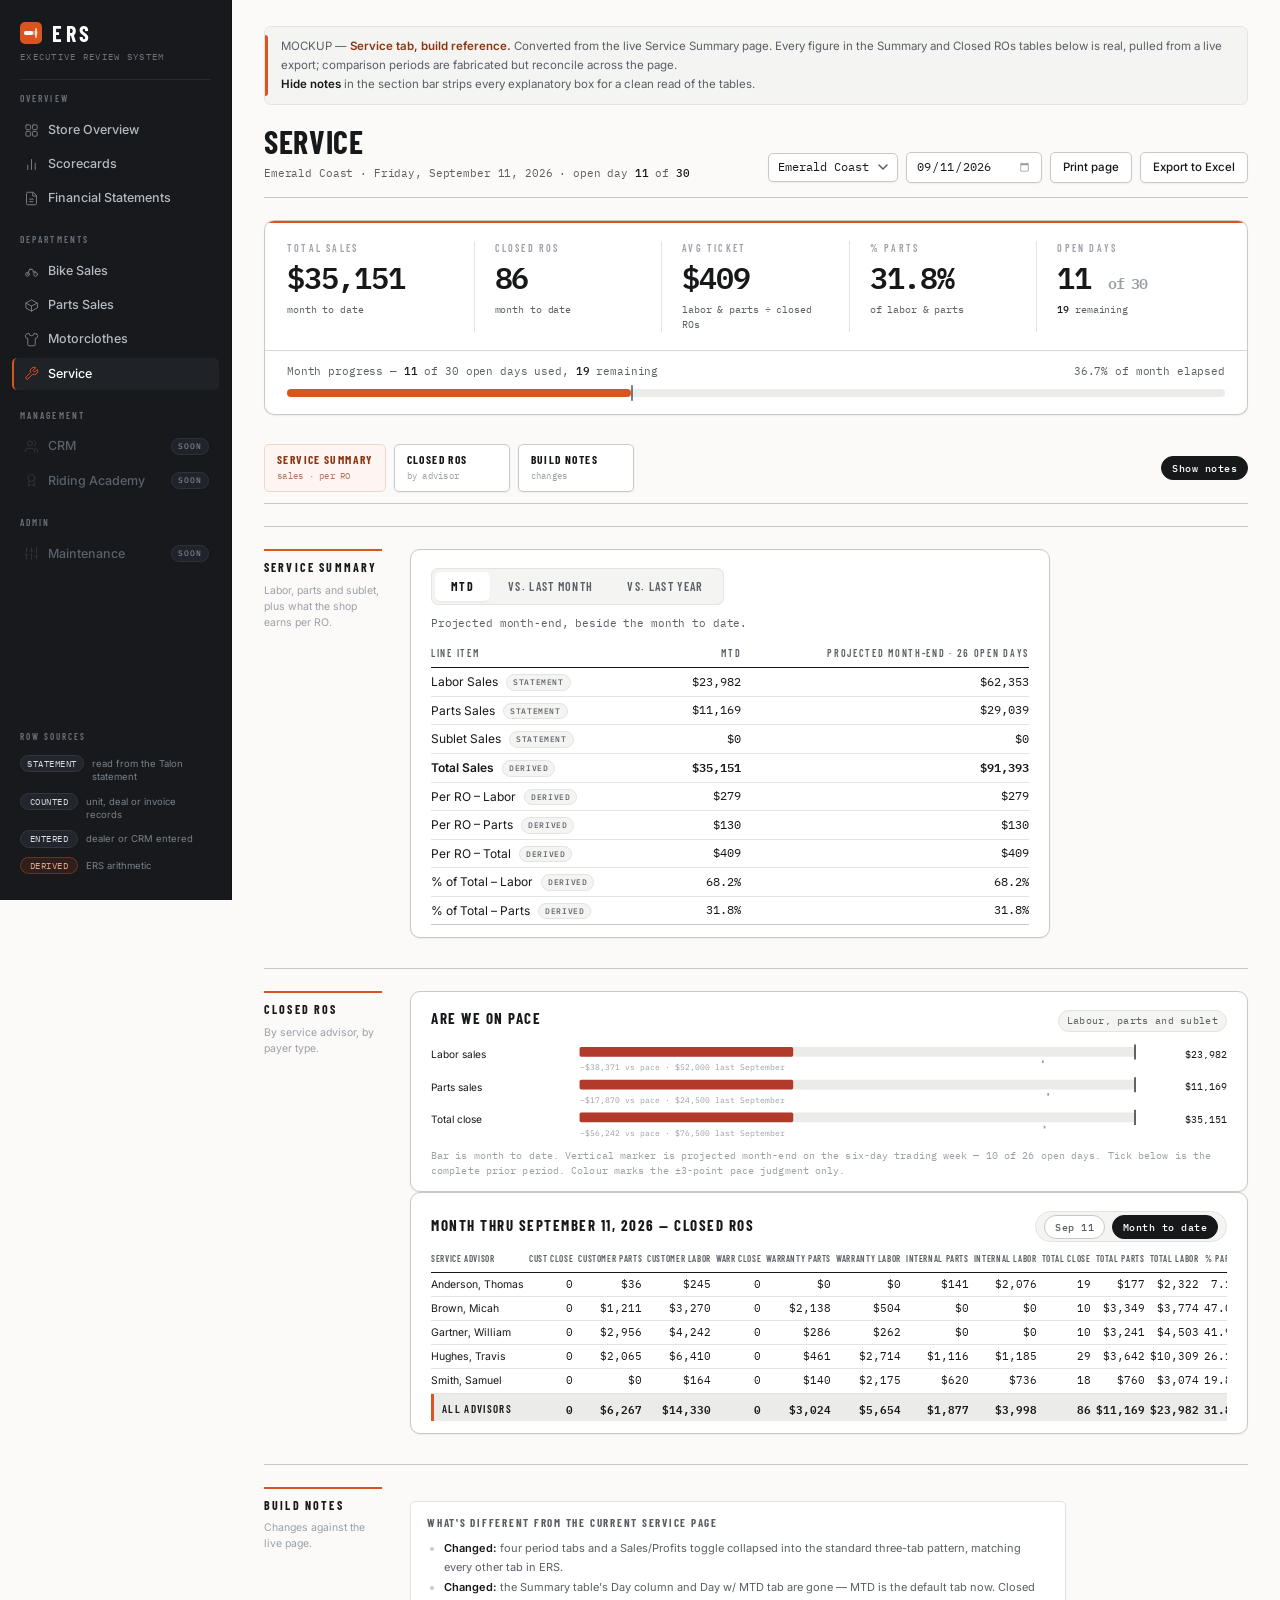
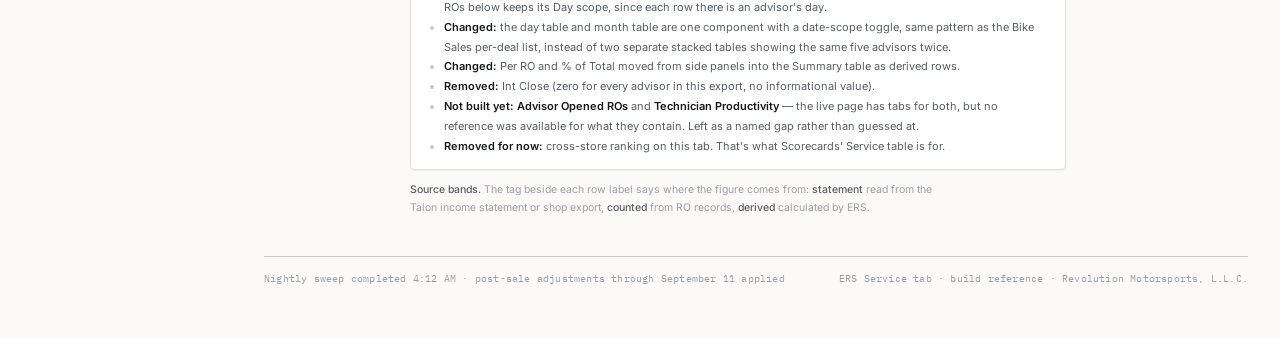
<file: pages/service.html>
<!DOCTYPE html>
<html lang="en">
<head>
<meta charset="utf-8">
<meta name="viewport" content="width=device-width, initial-scale=1">
<title>ERS — Service</title>
<link rel="preconnect" href="https://fonts.googleapis.com">
<link rel="preconnect" href="https://fonts.gstatic.com" crossorigin>
<link href="https://fonts.googleapis.com/css2?family=Barlow+Condensed:wght@600;700&family=IBM+Plex+Mono:wght@400;500;600&family=Inter:wght@400;500;600&display=swap" rel="stylesheet">
<link rel="stylesheet" href="../styles/tokens.css">
<link rel="stylesheet" href="../styles/app.css">
</head>
<body>
<div class="app">

<nav id="navRail" class="rail"></nav>

<main>
<div class="mockbar">
  MOCKUP &mdash; <b>Service tab, build reference.</b> Converted from the live Service Summary page. Every figure in
  the Summary and Closed ROs tables below is real, pulled from a live export; comparison periods are fabricated but
  reconcile across the page.<br>
  <b>Hide notes</b> in the section bar strips every explanatory box for a clean read of the tables.
</div>

<div class="head">
  <div>
    <h1>Service</h1>
    <div class="meta" id="pageMeta"></div>
  </div>
  <div class="acts">
    <select class="btn" aria-label="Store"><option>Emerald Coast</option><option>Haven</option><option>Honky Tonk</option><option>M.C.H.D.</option><option>Madhouse</option><option>Moonshine</option><option>Music City</option></select>
    <input class="btn" type="date" id="dateInput" aria-label="Overview of date">
    <button class="btn">Print page</button>
    <button class="btn">Export to Excel</button>
  </div>
</div>

<div class="headline">
  <div class="hl"><span class="k">Total sales</span><span class="v" id="hlSales"></span><span class="d">month to date</span></div>
  <div class="hl"><span class="k">Closed ROs</span><span class="v" id="hlClose"></span><span class="d">month to date</span></div>
  <div class="hl"><span class="k">Avg ticket</span><span class="v" id="hlAvgTkt"></span><span class="d">labor &amp; parts &divide; closed ROs</span></div>
  <div class="hl"><span class="k">% parts</span><span class="v" id="hlPctParts"></span><span class="d">of labor &amp; parts</span></div>
  <div class="hl"><span class="k">Open days</span><span class="v" id="hlOpenDays"></span><span class="d"><b id="hlOpenRemaining"></b> remaining</span></div>
</div>

<div class="progress">
  <div class="row">
    <span>Month progress &mdash; <b id="progElapsed"></b> of <span id="progTotal"></span> open days used, <b id="progRemaining"></b> remaining</span>
    <span id="progPct"></span>
  </div>
  <div class="ptrack"><div class="pfill" id="pfill"></div><div class="ptick" id="ptick"></div></div>
</div>

<nav class="secnav" aria-label="Sections on this page">
  <span id="seclinks" style="display:flex;gap:8px;flex-wrap:wrap"></span>
  <button class="chip" id="notesToggle" aria-pressed="false" style="margin-left:auto;align-self:center">Hide notes</button>
</nav>

<!-- ============ SERVICE KPIS ============ -->
<section class="anchor" id="sec-kpi">
  <div class="gutter">
    <h2>Service Summary</h2>
    <p>Labor, parts and sublet, plus what the shop earns per RO.</p>
  </div>
  <div>
    <div class="card" style="max-width:640px">
      <div class="bases" role="tablist" aria-label="Comparison basis">
        <button role="tab" aria-selected="true"  data-basis="mtd">MTD</button>
        <button role="tab" aria-selected="false" data-basis="lastmonth">vs. Last Month</button>
        <button role="tab" aria-selected="false" data-basis="lastyear">vs. Last Year</button>
      </div>
      <div class="basisnote" id="basisnote"></div>
      <table><thead><tr id="kpihead"></tr></thead><tbody id="kpibody"></tbody></table>
    </div>

    <div class="spec note-el">
      <b class="h">Per RO and % of Total, folded in rather than a separate panel</b>
      <ul>
        <li>The live page shows these as two small side panels next to the Closed ROs table, one for the day and
          one for the month. They're arithmetic on numbers already in this Summary table (Labor/Parts/Sales
          &divide; Total Close), so they're rows here instead &mdash; consistent with how every other KPI table in
          ERS keeps its derived ratios in one place rather than a separate widget.</li>
        <li>No live page had a Gross Profit or Margin row for Service, so none is invented here &mdash; Labor and
          Parts don't have a cost basis in this export the way Bike Sales and Parts department sales do.</li>
        <li>No Day column on this table &mdash; accurate day-of data was more complexity than the near-term scope
          could absorb. <b>MTD is the default tab</b>, not Day w/ MTD. The Closed ROs table below is the exception
          and keeps its Day scope, since each row there is an advisor's day, not a comparison basis on a store-wide
          metric.</li>
      </ul>
    </div>

    <div class="spec note-el">
      <b class="h">Projected month-end</b>
      <code>Projected = MTD &divide; open days elapsed &times; total open days</code>
      <ul>
        <li>Applied to Labor, Parts, Sublet, Total Sales and Total Close. <b>No projected Per RO or % of Total</b>
          &mdash; both halves of each ratio scale by the same factor, so it would equal the month-to-date figure on
          every row. MTD tab only.</li>
        <li>Uses ERS's own six-day trading week, which differs on purpose from the live page's Projected column
          (straight calendar days elapsed) &mdash; same divergence as every other tab in ERS.</li>
      </ul>
    </div>

    <div class="spec note-el">
      <b class="h">Comparison columns</b>
      <ul>
        <li>Prior column is a <b>complete month</b> &mdash; all of August, all of September 2025 &mdash; not the
          same 11 days of it.</li>
        <li><code>% of prior = MTD &divide; that month's figure</code> on Labor, Parts, Sublet and Total Sales.
          Per RO and % of Total show a difference instead, same treatment as Gross Margin elsewhere in ERS.</li>
      </ul>
    </div>
  </div>
</section>

<!-- ============ CLOSED ROs BY ADVISOR ============ -->
<section class="anchor" id="sec-reps">
  <div class="gutter">
    <h2>Closed ROs</h2>
    <p>By service advisor, by payer type.</p>
  </div>
  <div>
    <div class="card">
      <div class="tbl-title"><h4>Are we on pace</h4><span class="cnt">Labour, parts and sublet</span></div>
      <div id="kpiBullets" class="chart"></div>
      <p class="chart-note">Bar is month to date. Vertical marker is projected month-end on the six-day trading
        week &mdash; <span id="bulletBasis"></span>. Tick below is the complete prior period. Colour marks the
        &plusmn;3-point pace judgment only.</p>
    </div>

    <div class="card">
      <div class="tbl-title">
        <h4 id="repTitle"></h4>
        <span class="cnt">
          <button class="chip" data-scope="day" aria-pressed="false">Sep 11</button>
          <button class="chip" data-scope="mtd" aria-pressed="true">Month to date</button>
        </span>
      </div>
      <div class="scroller"><table class="deals"><thead><tr id="repHead"></tr></thead><tbody id="repBody"></tbody></table></div>
    </div>

    <div class="spec note-el">
      <b class="h">One column dropped, one kept on request</b>
      <ul>
        <li><b>Int Close</b> is zero for every advisor, in both the day and month tables &mdash; dropped as
          carrying no information. <b>Cust Close</b> and <b>Warr Close</b> are also zero for every advisor here, but
          stay: unlike Int Close, no one asked to drop them, and a store with different payer-close habits might use
          them.</li>
        <li><b>Total Close is its own reported figure, not Cust Close + Warr Close + Int Close</b> &mdash; those
          three sum to zero in this export while Total Close doesn't (Hughes closed 8 ROs today with all three
          count columns at zero). Worth flagging for whoever writes the real formula spec: summing the close-type
          columns would silently produce the wrong number.</li>
        <li><b>Total Labor &amp; Parts</b> is kept as its own column despite being Total Parts + Total Labor added
          together &mdash; kept on request rather than trimmed as redundant.</li>
        <li>Where Total Close is zero, <b>% Parts</b> and <b>Avg Ticket</b> are undefined and shown as a dash, not
          0% or $0 &mdash; no ROs closed means no ratio to report, not a ratio of zero.</li>
      </ul>
    </div>
  </div>
</section>

<!-- ============ BUILD NOTES ============ -->
<section class="anchor" id="sec-notes">
  <div class="gutter">
    <h2>Build Notes</h2>
    <p>Changes against the live page.</p>
  </div>
  <div>
    <div class="notes">
      <b class="h">What's different from the current Service page</b>
      <ul>
        <li><b>Changed:</b> four period tabs and a Sales/Profits toggle collapsed into the standard three-tab
          pattern, matching every other tab in ERS.</li>
        <li><b>Changed:</b> the Summary table's Day column and Day w/ MTD tab are gone &mdash; MTD is the default
          tab now. Closed ROs below keeps its Day scope, since each row there is an advisor's day.</li>
        <li><b>Changed:</b> the day table and month table are one component with a date-scope toggle, same pattern
          as the Bike Sales per-deal list, instead of two separate stacked tables showing the same five advisors
          twice.</li>
        <li><b>Changed:</b> Per RO and % of Total moved from side panels into the Summary table as derived rows.</li>
        <li><b>Removed:</b> Int Close (zero for every advisor in this export, no informational value).</li>
        <li><b>Not built yet:</b> <b>Advisor Opened ROs</b> and <b>Technician Productivity</b> &mdash; the live page
          has tabs for both, but no reference was available for what they contain. Left as a named gap rather than
          guessed at.</li>
        <li><b>Removed for now:</b> cross-store ranking on this tab. That's what Scorecards' Service table is
          for.</li>
      </ul>
    </div>
    <p class="mini"><b>Source bands.</b> The tag beside each row label says where the figure comes from:
      <b>statement</b> read from the Talon income statement or shop export, <b>counted</b> from RO records,
      <b>derived</b> calculated by ERS.</p>
  </div>
</section>

<div class="foot">
  <span>Nightly sweep completed 4:12 AM &middot; post-sale adjustments through September 11 applied</span>
  <span>ERS Service tab &middot; build reference &middot; Revolution Motorsports, L.L.C.</span>
</div>
</main>
</div>

<script>var ERS_PAGE = 'service';</script>
<script src="../scripts/format.js"></script>
<script src="../scripts/charts.js"></script>
<script src="../scripts/nav.js"></script>
<script>
/* Two day counts, on purpose - see the Projected month-end note above. */
var DATA;
var OPEN_ELAPSED, OPEN_TOTAL, PROJ_ELAPSED, PROJ_TOTAL, PACE, PF;

/* ---------- Service Summary (KPI table) ---------- */
var ROWS = [
  { key: 'labor',      label: 'Labor Sales',        band: 'statement' },
  { key: 'parts',      label: 'Parts Sales',        band: 'statement' },
  { key: 'sublet',     label: 'Sublet Sales',       band: 'statement' },
  { key: 'total',      label: 'Total Sales',        band: 'derived', total: true },
  { key: 'perRoLabor', label: 'Per RO – Labor', band: 'derived', ratio: true },
  { key: 'perRoParts', label: 'Per RO – Parts', band: 'derived', ratio: true },
  { key: 'perRoTotal', label: 'Per RO – Total', band: 'derived', ratio: true },
  { key: 'pctLabor',   label: '% of Total – Labor', band: 'derived', ratio: true, pct: true },
  { key: 'pctParts',   label: '% of Total – Parts', band: 'derived', ratio: true, pct: true, last: true }
];
function withDerived(d){
  var total = d.labor + d.parts + d.sublet, tc = d.totalClose;
  return {
    labor: d.labor, parts: d.parts, sublet: d.sublet, total: total, totalClose: tc,
    perRoLabor: tc ? d.labor / tc : null,
    perRoParts: tc ? d.parts / tc : null,
    perRoTotal: tc ? total / tc : null,
    pctLabor: total ? d.labor / total * 100 : null,
    pctParts: total ? d.parts / total * 100 : null
  };
}
function proj(d){
  return { labor: d.labor * PF, parts: d.parts * PF, sublet: d.sublet * PF, totalClose: d.totalClose * PF };
}

var BASES = {
  mtd: { kind: 'value',
    note: 'Projected month-end, beside the month to date.' },
  lastmonth: { grp: 'August 2026 · complete month', cols: ['Figure', '% of Aug'], src: 'lastmonth', kind: 'prior',
    note: 'Month to date against <b>all of August 2026</b> — the complete month, not August through day 11.' },
  lastyear: { grp: 'September 2025 · complete month', cols: ['Figure', '% of Sep 25'], src: 'lastyear', kind: 'prior',
    note: 'Month to date against <b>all of September 2025</b> — the complete month. Same reading as vs. Last Month.' }
};
var basis = 'mtd';

function fmt(row, v){
  if (v === null) return '<span class="dim">—</span>';
  return row.pct ? pct1(v) : money(v);
}
function cmpCell(row, cur, src){
  if (row.ratio) {
    var cv = cur[row.key], sv = src[row.key];
    if (cv === null || sv === null) return { c1: fmt(row, sv), c2: '<span class="dim">—</span>', cls: '' };
    var diff = cv - sv;
    var txt = row.pct ? sgn(diff, function(n){ return n.toFixed(1) + ' pts'; }) : sgn(diff, money);
    var thresh = row.pct ? 0.3 : 25;
    return { c1: fmt(row, sv), c2: txt, cls: diff >= thresh ? 'up' : (diff <= -thresh ? 'down' : '') };
  }
  var pv = src[row.key];
  if (!pv) return { c1: fmt(row, pv), c2: '<span class="dim">—</span>', cls: '' };
  var p = cur[row.key] / pv * 100;
  return { c1: fmt(row, pv), c2: pct1(p), cls: p >= PACE + 3 ? 'up' : (p <= PACE - 3 ? 'down' : '') };
}

function renderKPI(){
  var cfg = BASES[basis], cur = withDerived(DATA.kpi.mtd), pr = withDerived(proj(DATA.kpi.mtd)), i;
  var showProj = cfg.kind === 'value';

  document.getElementById('kpihead').innerHTML =
    '<th class="l">Line item</th><th>MTD</th>' +
    (showProj ? '<th>Projected month-end · 26 open days</th>' : '<th class="cmp">' + cfg.grp + '</th><th class="cmp">' + cfg.cols[1] + '</th>');

  var html = '';
  for (i = 0; i < ROWS.length; i++) {
    var row = ROWS[i];
    html += '<tr class="' + (row.total ? 'totrow ' : '') + (row.last ? 'endband' : '') + '">' +
      '<td class="l">' + row.label + '<span class="src">' + row.band + '</span></td>' +
      '<td>' + fmt(row, cur[row.key]) + '</td>';
    if (showProj) {
      html += '<td>' + fmt(row, pr[row.key]) + '</td>';
    } else {
      var src = withDerived(DATA.kpi[cfg.src]);
      var c = cmpCell(row, cur, src);
      html += '<td>' + c.c1 + '</td><td class="' + c.cls + '">' + c.c2 + '</td>';
    }
    html += '</tr>';
  }
  document.getElementById('kpibody').innerHTML = html;
  document.getElementById('basisnote').innerHTML = cfg.note;
}
(function(){
  var t = document.querySelectorAll('.bases button'), i;
  for (i = 0; i < t.length; i++) (function(b){
    b.onclick = function(){
      for (var j = 0; j < t.length; j++) t[j].setAttribute('aria-selected', 'false');
      b.setAttribute('aria-selected', 'true'); basis = b.getAttribute('data-basis'); renderKPI();
    };
  })(t[i]);
})();

/* ---------- Closed ROs by advisor ---------- */
var REP_COLS = [
  { k: 'name',       t: 'Service Advisor',           a: 'l' },
  { k: 'custClose',  t: 'Cust Close',                fmt: commas },
  { k: 'custParts',  t: 'Customer Parts',            fmt: money },
  { k: 'custLabor',  t: 'Customer Labor',            fmt: money },
  { k: 'warrClose',  t: 'Warr Close',                fmt: commas },
  { k: 'warrParts',  t: 'Warranty Parts',            fmt: money },
  { k: 'warrLabor',  t: 'Warranty Labor',            fmt: money },
  { k: 'intParts',   t: 'Internal Parts',            fmt: money },
  { k: 'intLabor',   t: 'Internal Labor',            fmt: money },
  { k: 'totalClose', t: 'Total Close',               fmt: commas },
  { k: 'totalParts', t: 'Total Parts',                fmt: money },
  { k: 'totalLabor', t: 'Total Labor',                fmt: money },
  { k: 'pctParts',   t: '% Parts',                   fmt: function(n){ return n === null ? '<span class="dim">—</span>' : pct1(n); } },
  { k: 'totalLP',    t: 'Total Labor & Parts',        fmt: money },
  { k: 'avgTkt',     t: 'Avg Ticket Labor & Parts',   fmt: function(n){ return n === null ? '<span class="dim">—</span>' : money(n); } }
];
var repSort = { k: null, dir: -1 };
var repScope = 'mtd';
function repRow(r){
  var d = r[repScope];
  var totalParts = d.custParts + d.warrParts + d.intParts;
  var totalLabor = d.custLabor + d.warrLabor + d.intLabor;
  var totalLP = totalParts + totalLabor;
  return { name: r.name, custClose: d.custClose, custParts: d.custParts, custLabor: d.custLabor,
    warrClose: d.warrClose, warrParts: d.warrParts, warrLabor: d.warrLabor,
    intParts: d.intParts, intLabor: d.intLabor, totalClose: d.totalClose,
    totalParts: totalParts, totalLabor: totalLabor,
    pctParts: totalLP ? totalParts / totalLP * 100 : null,
    totalLP: totalLP,
    avgTkt: d.totalClose ? totalLP / d.totalClose : null };
}
function renderReps(){
  document.getElementById('repTitle').innerHTML =
    repScope === 'day' ? 'September 11, 2026 — Closed ROs' : 'Month thru September 11, 2026 — Closed ROs';

  var rows = DATA.reps.map(repRow), i;
  if (repSort.k) rows.sort(function(a, b){
    var av = a[repSort.k], bv = b[repSort.k];
    if (av === null && bv === null) return 0;
    if (av === null) return 1;
    if (bv === null) return -1;
    var v = typeof av === 'string' ? av.localeCompare(bv) : av - bv;
    return v * repSort.dir;
  });

  var head = '';
  for (i = 0; i < REP_COLS.length; i++) {
    var c = REP_COLS[i], arrow = repSort.k === c.k ? ' <span class="ar">' + (repSort.dir === 1 ? '▲' : '▼') + '</span>' : '';
    head += '<th class="' + (c.a === 'l' ? 'l' : '') + '" data-k="' + c.k + '">' + c.t + arrow + '</th>';
  }
  document.getElementById('repHead').innerHTML = head;
  var ths = document.getElementById('repHead').getElementsByTagName('th');
  for (i = 0; i < ths.length; i++) (function(th){
    th.onclick = function(){
      var k = th.getAttribute('data-k');
      if (repSort.k === k) repSort.dir = -repSort.dir; else { repSort.k = k; repSort.dir = -1; }
      renderReps();
    };
  })(ths[i]);

  var T = { custClose: 0, custParts: 0, custLabor: 0, warrClose: 0, warrParts: 0, warrLabor: 0,
    intParts: 0, intLabor: 0, totalClose: 0, totalParts: 0, totalLabor: 0, totalLP: 0 }, body = '';
  for (i = 0; i < rows.length; i++) {
    var r = rows[i], j;
    for (var kk in T) T[kk] += r[kk];
    body += '<tr>';
    for (j = 0; j < REP_COLS.length; j++) {
      var col = REP_COLS[j];
      body += '<td class="' + (col.a === 'l' ? 'l' : '') + '">' + (col.fmt ? col.fmt(r[col.k]) : r[col.k]) + '</td>';
    }
    body += '</tr>';
  }
  var tPct = T.totalLP ? T.totalParts / T.totalLP * 100 : null;
  var tAvg = T.totalClose ? T.totalLP / T.totalClose : null;
  body += '<tr class="tot"><td class="l">All Advisors</td><td>' + commas(T.custClose) + '</td><td>' + money(T.custParts) +
    '</td><td>' + money(T.custLabor) + '</td><td>' + commas(T.warrClose) + '</td><td>' + money(T.warrParts) +
    '</td><td>' + money(T.warrLabor) + '</td><td>' + money(T.intParts) + '</td><td>' + money(T.intLabor) +
    '</td><td>' + commas(T.totalClose) + '</td><td>' + money(T.totalParts) + '</td><td>' + money(T.totalLabor) +
    '</td><td>' + (tPct === null ? '<span class="dim">—</span>' : pct1(tPct)) + '</td><td>' + money(T.totalLP) +
    '</td><td>' + (tAvg === null ? '<span class="dim">—</span>' : money(tAvg)) + '</td></tr>';
  document.getElementById('repBody').innerHTML = body;
}
(function(){
  var sc = document.querySelectorAll('[data-scope]'), i;
  for (i = 0; i < sc.length; i++) (function(b){
    b.onclick = function(){
      for (var j = 0; j < sc.length; j++) sc[j].setAttribute('aria-pressed', 'false');
      b.setAttribute('aria-pressed', 'true'); repScope = b.getAttribute('data-scope'); renderReps();
    };
  })(sc[i]);
})();

/* ---------- Header, headline ribbon, progress bar ---------- */
function renderHeader(){
  var t = withDerived(DATA.kpi.mtd);
  document.getElementById('pageMeta').innerHTML =
    DATA.store + ' &middot; ' + DATA.date.label + ' &middot; open day <b>' + OPEN_ELAPSED + '</b> of <b>' + OPEN_TOTAL + '</b>';
  document.getElementById('dateInput').value = DATA.date.iso;

  document.getElementById('hlSales').innerHTML    = money(t.total);
  document.getElementById('hlClose').innerHTML    = commas(t.totalClose);
  document.getElementById('hlAvgTkt').innerHTML   = t.perRoTotal === null ? '—' : money(t.perRoTotal);
  document.getElementById('hlPctParts').innerHTML = t.pctParts === null ? '—' : pct1(t.pctParts);

  document.getElementById('hlOpenDays').innerHTML =
    OPEN_ELAPSED + ' <span style="font-size:15px;color:var(--ink-low)">of ' + OPEN_TOTAL + '</span>';
  document.getElementById('hlOpenRemaining').innerHTML = OPEN_TOTAL - OPEN_ELAPSED;

  document.getElementById('progElapsed').innerHTML   = OPEN_ELAPSED;
  document.getElementById('progTotal').innerHTML     = OPEN_TOTAL;
  document.getElementById('progRemaining').innerHTML = OPEN_TOTAL - OPEN_ELAPSED;
  document.getElementById('progPct').innerHTML = pct1(PACE) + ' of month elapsed';
  document.getElementById('pfill').style.width = PACE + '%';
  document.getElementById('ptick').style.left  = PACE + '%';
}

/* ---------- Section menu ---------- */
var SECTIONS = [
  { id: 'sec-kpi',   t: 'Service Summary', s: 'sales · per RO' },
  { id: 'sec-reps',  t: 'Closed ROs',      s: 'by advisor' },
  { id: 'sec-notes', t: 'Build Notes',     s: 'changes' }
];
function renderSectionNav(){
  var nav = document.getElementById('seclinks'), html = '', i;
  for (i = 0; i < SECTIONS.length; i++)
    html += '<a href="#' + SECTIONS[i].id + '" data-id="' + SECTIONS[i].id + '"><span class="t">' +
            SECTIONS[i].t + '</span><span class="s">' + SECTIONS[i].s + '</span></a>';
  nav.innerHTML = html;
  var links = nav.getElementsByTagName('a');
  var reduce = window.matchMedia && window.matchMedia('(prefers-reduced-motion: reduce)').matches;
  for (i = 0; i < links.length; i++) (function(a){
    a.onclick = function(e){
      var el = document.getElementById(a.getAttribute('data-id'));
      if (!el || !el.scrollIntoView) return;
      if (e && e.preventDefault) e.preventDefault();
      if (reduce) el.scrollIntoView(true);
      else { try { el.scrollIntoView({ behavior: 'smooth', block: 'start' }); } catch (err) { el.scrollIntoView(true); } }
    };
  })(links[i]);
  function spy(){
    var y = (window.pageYOffset || document.documentElement.scrollTop) + 130, act = SECTIONS[0].id, j, el;
    for (j = 0; j < SECTIONS.length; j++) { el = document.getElementById(SECTIONS[j].id); if (el && el.offsetTop <= y) act = SECTIONS[j].id; }
    for (j = 0; j < links.length; j++) links[j].className = links[j].getAttribute('data-id') === act ? 'on' : '';
  }
  if (window.addEventListener) window.addEventListener('scroll', spy, false);
  spy();
}

/* ---------- Load every sample figure from /data, then render ---------- */

/* ---------- Charts (scripts/charts.js) ---------- */
function renderCharts(){
  function paceCls(a, p){ return p ? ERS.paceClass((a - p) / p * 100) : ''; }
  var m = withDerived(DATA.kpi.mtd), p = proj(m), ly = withDerived(DATA.kpi.lastyear);
  ERS.bullet(document.getElementById('kpiBullets'), [
    { label:'Labor sales',  value:m.labor, pace:p.labor, prior:ly.labor,
      display:money(m.labor), cls:paceCls(m.labor, p.labor),
      caption:sgn(m.labor - p.labor, money) + ' vs pace \u00b7 ' + money(ly.labor) + ' last September' },
    { label:'Parts sales',  value:m.parts, pace:p.parts, prior:ly.parts,
      display:money(m.parts), cls:paceCls(m.parts, p.parts),
      caption:sgn(m.parts - p.parts, money) + ' vs pace \u00b7 ' + money(ly.parts) + ' last September' },
    { label:'Total close',  value:m.total, pace:m.total * PF, prior:ly.total,
      display:money(m.total), cls:paceCls(m.total, m.total * PF),
      caption:sgn(m.total - m.total * PF, money) + ' vs pace \u00b7 ' + money(ly.total) + ' last September' }
  ], { label:'Service pace, month to date' });
  document.getElementById('bulletBasis').textContent = PROJ_ELAPSED + ' of ' + PROJ_TOTAL + ' open days';
}

fetch('../data/service.json')
  .then(function(res){ return res.json(); })
  .then(function(json){
    DATA = json;
    OPEN_ELAPSED = DATA.openDays.elapsed;       OPEN_TOTAL = DATA.openDays.total;
    PROJ_ELAPSED = DATA.projectionDays.elapsed; PROJ_TOTAL = DATA.projectionDays.total;
    PACE = OPEN_ELAPSED / OPEN_TOTAL * 100;
    PF   = PROJ_TOTAL / PROJ_ELAPSED;
    renderHeader();
    renderKPI();
    renderCharts();
    renderReps();
    renderSectionNav();
  })
  .catch(function(err){
    document.querySelector('main').insertAdjacentHTML('afterbegin',
      '<div class="spec" style="border-left-color:#B23A2B"><b class="h">Could not load ../data/service.json</b>' +
      'This page reads its sample figures from a JSON file, so it needs to be served over http(s) rather than ' +
      'opened directly as a file. Start a local server in this folder and open the page from there.<br>' +
      '<code>' + err + '</code></div>');
  });
</script>
</body>
</html>
</file>
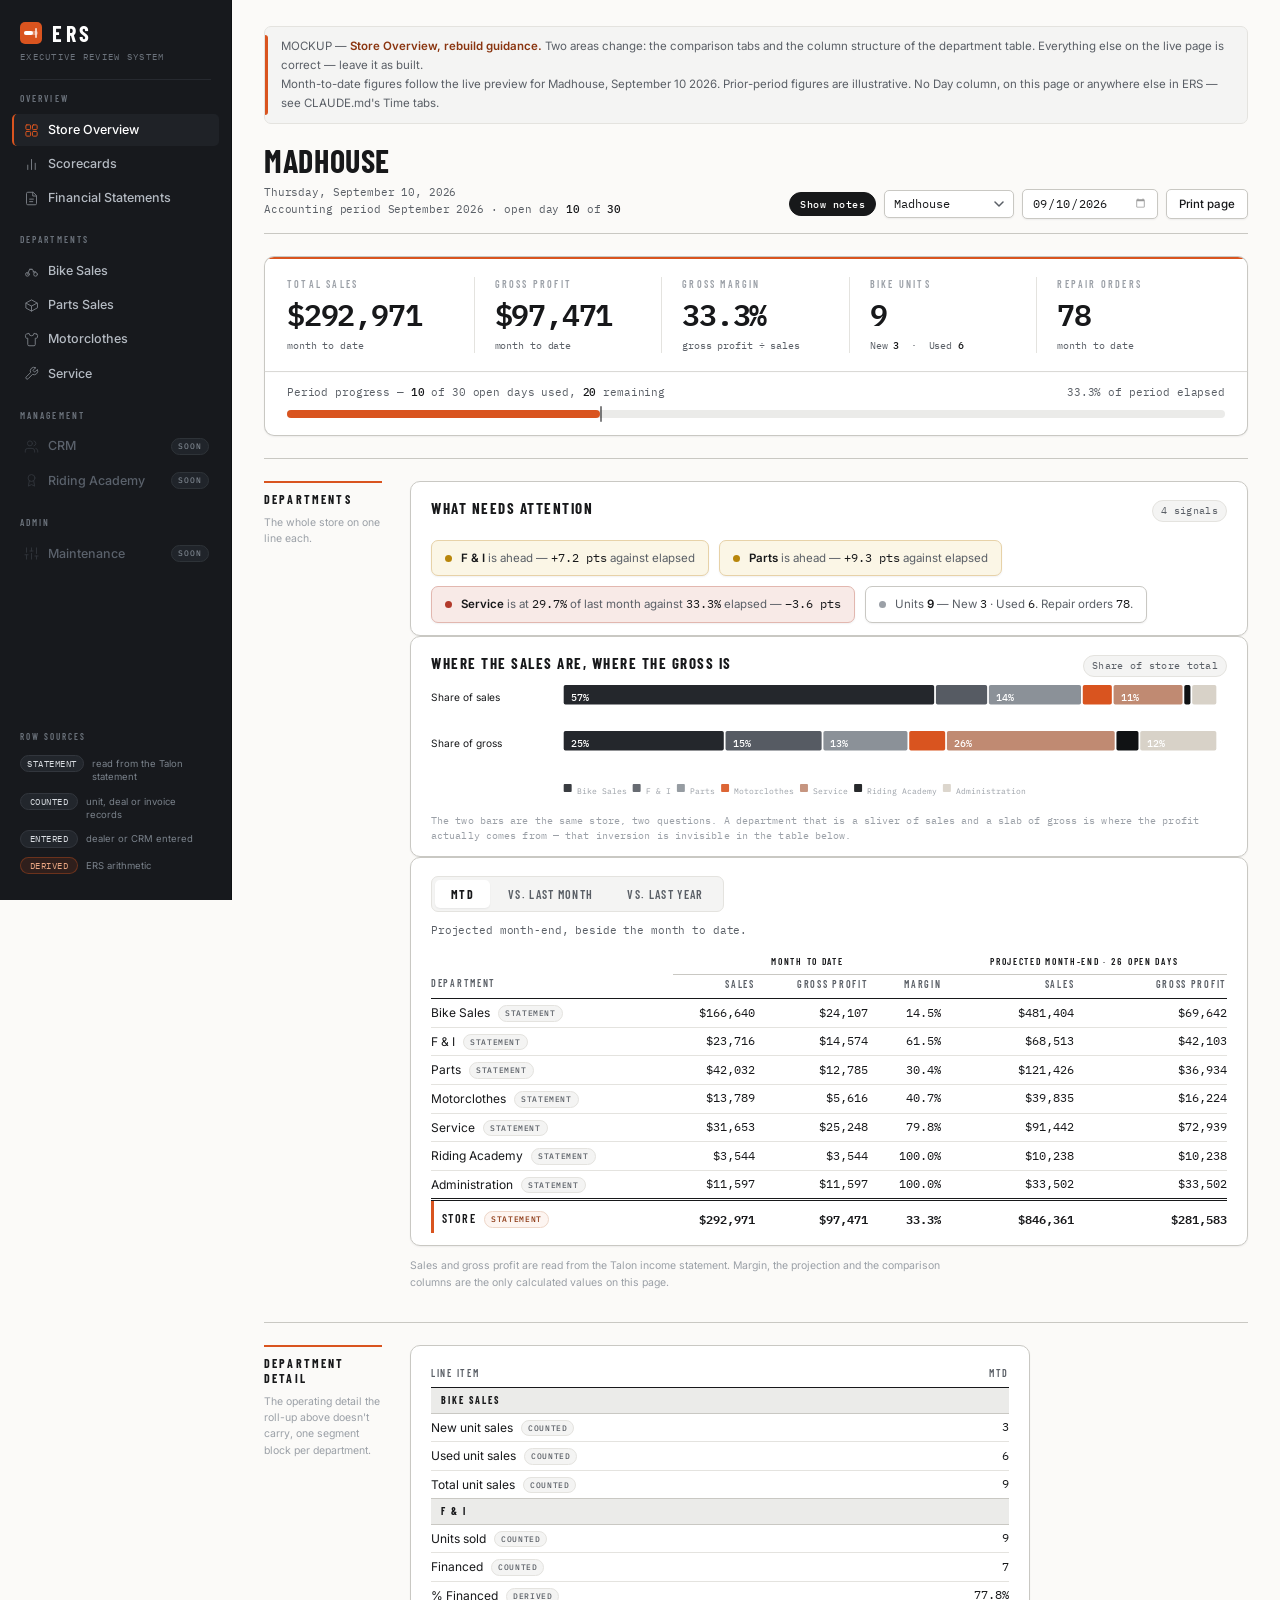
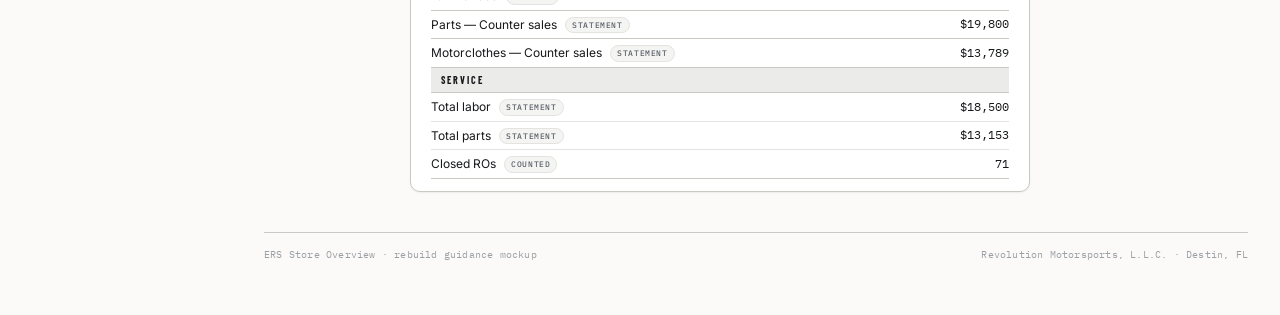
<file: pages/store-overview.html>
<!DOCTYPE html>
<html lang="en">
<head>
<meta charset="utf-8">
<meta name="viewport" content="width=device-width, initial-scale=1">
<title>ERS — Store Overview (Rebuild Guidance)</title>
<link rel="preconnect" href="https://fonts.googleapis.com">
<link rel="preconnect" href="https://fonts.gstatic.com" crossorigin>
<link href="https://fonts.googleapis.com/css2?family=Barlow+Condensed:wght@600;700&family=IBM+Plex+Mono:wght@400;500;600&family=Inter:wght@400;500;600&display=swap" rel="stylesheet">
<link rel="stylesheet" href="../styles/tokens.css">
<link rel="stylesheet" href="../styles/app.css">
</head>
<body>
<div class="app">

<nav id="navRail" class="rail"></nav>

<main>
<div class="mockbar">
  MOCKUP &mdash; <b>Store Overview, rebuild guidance.</b> Two areas change: the comparison tabs and the column
  structure of the department table. Everything else on the live page is correct &mdash; leave it as built.<br>
  Month-to-date figures follow the live preview for Madhouse, September 10 2026. Prior-period figures are
  illustrative. No Day column, on this page or anywhere else in ERS &mdash; see CLAUDE.md's Time tabs.
</div>

<div class="head">
  <div>
    <h1 id="pageStore">Madhouse</h1>
    <div class="meta" id="pageMeta"></div>
  </div>
  <div class="acts">
    <button class="chip" id="notesToggle" aria-pressed="false">Hide notes</button>
    <select class="btn" aria-label="Store"><option>Madhouse</option><option>Emerald Coast</option><option>Haven</option><option>Honky Tonk</option><option>M.C.H.D.</option><option>Moonshine</option><option>Music City</option></select>
    <input class="btn" type="date" id="dateInput" aria-label="Overview of date">
    <button class="btn">Print page</button>
  </div>
</div>

<div class="headline">
  <div class="hl"><span class="k">Total sales</span><span class="v" id="hlSales"></span><span class="d">month to date</span></div>
  <div class="hl"><span class="k">Gross profit</span><span class="v" id="hlGross"></span><span class="d">month to date</span></div>
  <div class="hl"><span class="k">Gross margin</span><span class="v" id="hlMargin"></span><span class="d">gross profit &divide; sales</span></div>
  <div class="hl"><span class="k">Bike units</span><span class="v" id="hlUnitsTotal"></span><span class="d">New <b id="hlUnitsNew"></b> &nbsp;&middot;&nbsp; Used <b id="hlUnitsUsed"></b></span></div>
  <div class="hl"><span class="k">Repair orders</span><span class="v" id="hlRepairOrders"></span><span class="d">month to date</span></div>
</div>

<div class="progress">
  <div class="row">
    <span>Period progress &mdash; <b id="progElapsed"></b> of <span id="progTotal"></span> open days used, <b id="progRemaining"></b> remaining</span>
    <span id="progPct"></span>
  </div>
  <div class="ptrack"><div class="pfill" id="pfill"></div><div class="ptick" id="ptick"></div></div>
</div>

<section>
  <div class="gutter">
    <h2>Departments</h2>
    <p>The whole store on one line each.</p>
  </div>
  <div>
    <div class="card">
      <div class="tbl-title"><h4>What needs attention</h4><span class="cnt" id="excCount"></span></div>
      <div class="exceptions" id="exceptions"></div>
    </div>

    <div class="card">
      <div class="tbl-title"><h4>Where the sales are, where the gross is</h4><span class="cnt">Share of store total</span></div>
      <div id="deptShare" class="chart"></div>
      <p class="chart-note">The two bars are the same store, two questions. A department that is a sliver of sales
        and a slab of gross is where the profit actually comes from &mdash; that inversion is invisible in the
        table below.</p>
    </div>

    <div class="card">
      <div class="bases" role="tablist" aria-label="Comparison basis">
        <button role="tab" aria-selected="true"  data-basis="mtd">MTD</button>
        <button role="tab" aria-selected="false" data-basis="lastmonth">vs. Last Month</button>
        <button role="tab" aria-selected="false" data-basis="lastyear">vs. Last Year</button>
      </div>
      <div class="basisnote" id="basisnote"></div>

      <div class="scroller">
        <table>
          <thead>
            <tr class="grp" id="grphead"></tr>
            <tr id="colhead"></tr>
          </thead>
          <tbody id="deptbody"></tbody>
        </table>
      </div>
    </div>
    <p class="mini">Sales and gross profit are read from the Talon income statement. Margin, the projection and
      the comparison columns are the only calculated values on this page.</p>

    <div class="spec note-el">
      <b class="h">What changes</b>
      <ul>
        <li>Month to date is no longer a tab. Its columns are always on screen.</li>
        <li>Tabs are <b>MTD</b> (default), vs. Last Month, vs. Last Year &mdash; no Day column. Accurate day-of
          data was more complexity than the near-term scope of the project can absorb.</li>
        <li>Comparison tabs add three: the prior month's sales, gross profit, and % of that month.</li>
        <li><b>Projected month-end</b> is a new group, on the MTD tab only.</li>
      </ul>
    </div>

    <div class="spec note-el">
      <b class="h">Projected month-end</b>
      <code>Projected = MTD &divide; open days elapsed &times; total open days</code> &mdash; here
      <code>MTD &divide; 9 &times; 26</code>, factor 2.89.
      <ul>
        <li>Sales and gross profit only. <b>No projected margin</b> &mdash; both scale by the same factor, so it
          would equal the month-to-date margin on every row.</li>
        <li>MTD tab only.</li>
        <li><b>Two day counts, deliberate. Do not reconcile them.</b> Header, progress bar and comparison colour
          use the accounting period, <b>10 of 30</b>. The projection uses a six-day trading week, <b>9 of 26</b>,
          which understates month-end on purpose.</li>
        <li>The column group must state the projection basis &mdash; <i>&middot; 26 open days</i> &mdash; so the
          two counts are not read as an error.</li>
      </ul>
    </div>

    <div class="spec note-el">
      <b class="h">Comparison columns</b>
      <ul>
        <li>Prior columns are a <b>complete month</b> &mdash; all of August, all of September 2025 &mdash; not the
          same 10 days of it. The export only reports finished periods.</li>
        <li><code>% of prior = MTD gross profit &divide; that month's gross profit</code>.</li>
        <li>Colour against <b>33.3%</b> elapsed: green at +3 points or more, red at &minus;3 or worse, otherwise
          plain.</li>
      </ul>
    </div>
  </div>
</section>

<!-- ============ DEPARTMENT DETAIL ============ -->
<section>
  <div class="gutter">
    <h2>Department Detail</h2>
    <p>The operating detail the roll-up above doesn't carry, one segment block per department.</p>
  </div>
  <div>
    <div class="card" style="max-width:620px">
      <table><thead><tr>
        <th class="l">Line item</th><th>MTD</th>
      </tr></thead><tbody id="deptDetailBody"></tbody></table>
    </div>
    <p class="mini note-el">Motorclothes counter sales equal its Total sales above &mdash; no wholesale channel, so
      every dollar is retail. Service's Total labor + Total parts sum to its Total sales above, split.</p>

    <div class="spec note-el">
      <b class="h">Department detail &mdash; what this is and isn't</b>
      <ul>
        <li>This is the first pass at closing the gap between this page and the old nightly email to owners, which
          carried real operating detail (LIPT, obsolescence, technician productivity, financed products by name)
          that nothing in ERS currently tracks per store. This pass adds only what's cleanly defined today; the
          rest waits on Logan.</li>
        <li>Sales, gross profit and margin for every department already live in Departments, above &mdash; these
          blocks add only what that table can't show: unit counts, financing penetration, the retail/wholesale
          split.</li>
      </ul>
    </div>
  </div>
</section>

<div class="foot">
  <span>ERS Store Overview &middot; rebuild guidance mockup</span>
  <span>Revolution Motorsports, L.L.C. &middot; Destin, FL</span>
</div>
</main>
</div>

<script>var ERS_PAGE = 'store-overview';</script>
<script src="../scripts/format.js"></script>
<script src="../scripts/charts.js"></script>
<script src="../scripts/nav.js"></script>
<script>
/* Two day counts, on purpose.
   DISPLAY  - the accounting period as the page states it, e.g. 10 of 30. Drives the
              header, the progress bar and the pace colour on the comparison columns.
   PROJECTION - a six-day trading week. Drives the month-end projection only, which
              understates by design. See the Projected month-end note. Collapse these
              into one number once a real per-store open-day calendar exists.
   Every sample figure on this page - these counts included - lives in
   /data/store-overview.json and is loaded by the fetch() at the bottom of this script.
   commas/money/pct1/sgn come from ../scripts/format.js, shared by every page. */
var DATA;
var ELAPSED, TOTAL, PROJ_ELAPSED, PROJ_TOTAL, PACE, PF;

/* s/g are month to date. lm* is ALL of last month, ly* is ALL of the same month last
   year - complete months, not the same days of them. No Day column on this table - see
   Time tabs in CLAUDE.md. */
var DEPTS;
function totals(){
  var t = {n:'Store', s:0, g:0, lms:0, lmg:0, lys:0, lyg:0}, i, k;
  for (i = 0; i < DEPTS.length; i++)
    for (k in t) if (k !== 'n') t[k] += DEPTS[i][k];
  return t;
}

var BASES = {
  mtd: {
    kind:'value',
    note:'Projected month-end, beside the month to date.'
  },
  lastmonth: {
    grp:'August 2026 \u00b7 complete month', cols:['Sales','Gross profit','% of Aug'],
    kind:'prior', sk:'lms', gk:'lmg',
    note:'Month to date against <b>all of August 2026</b> \u2014 the complete month, not August through day 10. Last column is gross profit as a percentage of it, against <b>33.3%</b> elapsed.'
  },
  lastyear: {
    grp:'September 2025 \u00b7 complete month', cols:['Sales','Gross profit','% of Sep 25'],
    kind:'prior', sk:'lys', gk:'lyg',
    note:'Month to date against <b>all of September 2025</b> \u2014 the complete month. Same reading as vs. Last Month.'
  }
};
var basis = 'mtd';

function render(){
  var cfg = BASES[basis], showProj = basis === 'mtd', i;

  document.getElementById('grphead').innerHTML =
    '<th class="l blank"></th>' +
    '<th colspan="3">Month to date</th>' +
    (showProj ? '<th colspan="2">Projected month-end \u00b7 26 open days</th>' : '') +
    (cfg.kind === 'prior' ? '<th colspan="' + cfg.cols.length + '" class="cmp">' + cfg.grp + '</th>' : '');

  var ch = '<th class="l">Department</th>' +
           '<th>Sales</th><th>Gross profit</th><th>Margin</th>' +
           (showProj ? '<th>Sales</th><th>Gross profit</th>' : '');
  if (cfg.kind === 'prior') for (i = 0; i < cfg.cols.length; i++) ch += '<th class="cmp">' + cfg.cols[i] + '</th>';
  document.getElementById('colhead').innerHTML = ch;

  var rows = DEPTS.concat([totals()]), html = '';
  for (i = 0; i < rows.length; i++) {
    var r = rows[i], last = i === rows.length - 1;
    html += '<tr' + (last ? ' class="tot"' : '') + '>' +
      '<td class="l">' + r.n + '<span class="src">statement</span></td>' +
      '<td>' + money(r.s) + '</td><td>' + money(r.g) + '</td>' +
      '<td>' + (r.s ? pct1(r.g / r.s * 100) : '\u2014') + '</td>' +
      (showProj ? '<td>' + money(r.s * PF) + '</td><td>' + money(r.g * PF) + '</td>' : '');
    if (cfg.kind === 'prior') {
      var ps = r[cfg.sk], pg = r[cfg.gk];
      var p = pg ? r.g / pg * 100 : 0;
      var cls = p >= PACE + 3 ? 'up' : (p <= PACE - 3 ? 'down' : '');
      html += '<td>' + money(ps) + '</td><td>' + money(pg) + '</td><td class="' + cls + '">' + pct1(p) + '</td>';
    }
    html += '</tr>';
  }
  document.getElementById('deptbody').innerHTML = html;
  document.getElementById('basisnote').innerHTML = cfg.note;
}
(function(){
  var t = document.querySelectorAll('.bases button'), i;
  for (i = 0; i < t.length; i++) (function(b){
    b.onclick = function(){
      for (var j = 0; j < t.length; j++) t[j].setAttribute('aria-selected','false');
      b.setAttribute('aria-selected','true'); basis = b.getAttribute('data-basis'); render();
    };
  })(t[i]);
})();

/* ---------- Header, headline ribbon, progress bar ---------- */
function renderHeader(){
  document.getElementById('pageStore').innerHTML = DATA.store;
  document.getElementById('pageMeta').innerHTML =
    DATA.date.label + '<br>Accounting period ' + DATA.date.accountingPeriod +
    ' &middot; open day <b>' + ELAPSED + '</b> of <b>' + TOTAL + '</b>';
  document.getElementById('dateInput').value = DATA.date.iso;

  var t = totals();
  document.getElementById('hlSales').innerHTML        = money(t.s);
  document.getElementById('hlGross').innerHTML        = money(t.g);
  document.getElementById('hlMargin').innerHTML       = pct1(t.s ? t.g / t.s * 100 : 0);
  document.getElementById('hlUnitsTotal').innerHTML   = commas(DATA.headline.units.total);
  document.getElementById('hlUnitsNew').innerHTML     = commas(DATA.headline.units.new);
  document.getElementById('hlUnitsUsed').innerHTML    = commas(DATA.headline.units.used);
  document.getElementById('hlRepairOrders').innerHTML = commas(DATA.headline.repairOrders);

  document.getElementById('progElapsed').innerHTML   = ELAPSED;
  document.getElementById('progTotal').innerHTML     = TOTAL;
  document.getElementById('progRemaining').innerHTML = TOTAL - ELAPSED;
  document.getElementById('progPct').innerHTML = pct1(PACE) + ' of period elapsed';
  document.getElementById('pfill').style.width = PACE + '%';
  document.getElementById('ptick').style.left  = PACE + '%';
}

/* ---------- Department detail ----------
   Sales/gross/margin already live in the Departments table above - this table adds
   only what that one can't show (unit counts, financing penetration, the retail/
   wholesale split), one segment block per department - same convention as the
   New/Used/Total blocks on Bike Sales. */
function renderDeptDetail(){
  var d = DATA.detail;
  var blocks = [
    { label: 'Bike Sales', rows: [
      { label: 'New unit sales',   band: 'counted', mtd: commas(d.bikeSales.new) },
      { label: 'Used unit sales',  band: 'counted', mtd: commas(d.bikeSales.used) },
      { label: 'Total unit sales', band: 'counted', mtd: commas(d.bikeSales.total) }
    ]},
    { label: 'F & I', rows: [
      { label: 'Units sold', band: 'counted', mtd: commas(d.fi.units) },
      { label: 'Financed',   band: 'counted', mtd: commas(d.fi.financed) },
      { label: '% Financed', band: 'derived', mtd: pct1(d.fi.units ? d.fi.financed / d.fi.units * 100 : 0) }
    ]},
    { label: 'Parts', rows: [
      { label: 'Counter sales', band: 'statement', mtd: money(d.parts.counter) }
    ]},
    { label: 'Motorclothes', rows: [
      { label: 'Counter sales', band: 'statement', mtd: money(d.motorclothes.counter) }
    ]},
    { label: 'Service', rows: [
      { label: 'Total labor', band: 'statement', mtd: money(d.service.labor) },
      { label: 'Total parts', band: 'statement', mtd: money(d.service.parts) },
      { label: 'Closed ROs',  band: 'counted',   mtd: commas(d.service.closedRos) }
    ]}
  ];
  var html = '', i, j;
  for (i = 0; i < blocks.length; i++) {
    var b = blocks[i];
    if (b.rows.length === 1) {
      /* A single-line department (Parts, Motorclothes) doesn't earn a full-width
         band header of its own - that's a dark bar over one skinny row. Fold the
         department name into the label instead, so it reads as one dense row. */
      var r0 = b.rows[0];
      html += '<tr class="endband"><td class="l">' + b.label + ' — ' + r0.label +
        '<span class="src">' + r0.band + '</span></td><td>' + r0.mtd + '</td></tr>';
      continue;
    }
    html += '<tr class="band"><td colspan="2">' + b.label + '</td></tr>';
    for (j = 0; j < b.rows.length; j++) {
      var r = b.rows[j];
      html += '<tr' + (j === b.rows.length - 1 ? ' class="endband"' : '') + '>' +
        '<td class="l">' + r.label + '<span class="src">' + r.band + '</span></td>' +
        '<td>' + r.mtd + '</td></tr>';
    }
  }
  document.getElementById('deptDetailBody').innerHTML = html;
}

/* ---------- Signals: what needs attention ----------
   Only what a judgment can be made about, using the rule CLAUDE.md already
   documents: % of prior against the percentage of the period elapsed, green
   at +3 points or more and red at -3 or worse. Nothing here invents a target;
   it is the same comparison the table makes, surfaced above the fold.

   When nothing crosses a threshold the strip says so - an absence of colour
   is information, and a page with nothing red is a healthy page. */
function renderSignals(){
  var elapsedPct = ELAPSED / TOTAL * 100, out = [], i, d, pct, delta;

  for (i = 0; i < DEPTS.length; i++) {
    d = DEPTS[i];
    if (!d.lms) continue;
    pct   = d.s / d.lms * 100;
    delta = pct - elapsedPct;
    if (delta <= -3) {
      out.push('<div class="exception bad"><span class="dot"></span><span>' +
        '<b>' + d.n + '</b> is at <span class="n">' + pct1(pct) + '</span> of last month against ' +
        '<span class="n">' + pct1(elapsedPct) + '</span> elapsed &mdash; ' +
        '<span class="n">' + sgn(delta, function(n){ return n.toFixed(1) + ' pts'; }) + '</span></span></div>');
    } else if (delta >= 3) {
      out.push('<div class="exception warn"><span class="dot"></span><span>' +
        '<b>' + d.n + '</b> is ahead &mdash; <span class="n">' + sgn(delta, function(n){ return n.toFixed(1) + ' pts'; }) +
        '</span> against elapsed</span></div>');
    }
  }

  /* Units: the same judgment on the headline count. */
  var u = DATA.headline.units, lu = DATA.detail.bikeSales;
  if (u && lu) {
    out.push('<div class="exception"><span class="dot" style="background:var(--ink-low)"></span><span>' +
      'Units <b>' + commas(u.total) + '</b> &mdash; New <span class="n">' + commas(u.new) +
      '</span> &middot; Used <span class="n">' + commas(u.used) + '</span>. ' +
      'Repair orders <span class="n">' + commas(DATA.headline.repairOrders) + '</span>.</span></div>');
  }

  var mount = document.getElementById('exceptions');
  mount.innerHTML = out.length
    ? out.join('')
    : '<div class="exception-empty"><b>All departments within &plusmn;3 points of pace.</b> ' +
      'Nothing on this page currently crosses a judgment threshold.</div>';
  document.getElementById('excCount').textContent = out.length
    ? out.length + (out.length === 1 ? ' signal' : ' signals')
    : 'no signals';
}

/* ---------- Charts (scripts/charts.js) ---------- */
function renderCharts(){
  /* Sales share against gross share, by department. */
  var sales = [], gross = [], i, d;
  for (i = 0; i < DEPTS.length; i++) {
    d = DEPTS[i];
    if (!d.s && !d.g) continue;
    sales.push({ label:d.n, value:d.s });
    gross.push({ label:d.n, value:d.g });
  }
  ERS.share(document.getElementById('deptShare'), [
    { label:'Share of sales', parts:sales },
    { label:'Share of gross', parts:gross }
  ], { label:'Department share of store sales and gross' });
}

/* ---------- Load every sample figure from /data, then render ---------- */
fetch('../data/store-overview.json')
  .then(function(res){ return res.json(); })
  .then(function(json){
    DATA = json;
    ELAPSED = DATA.openDays.elapsed;             TOTAL = DATA.openDays.total;
    PROJ_ELAPSED = DATA.projectionDays.elapsed;  PROJ_TOTAL = DATA.projectionDays.total;
    PACE = ELAPSED / TOTAL * 100;
    PF   = PROJ_TOTAL / PROJ_ELAPSED;
    DEPTS = DATA.departments;
    renderHeader();
    render();
    renderDeptDetail();
    renderSignals();
    renderCharts();
  })
  .catch(function(err){
    document.querySelector('main').insertAdjacentHTML('afterbegin',
      '<div class="spec" style="border-left-color:#B23A2B"><b class="h">Could not load ../data/store-overview.json</b>' +
      'This page reads its sample figures from a JSON file, so it needs to be served over http(s) rather than ' +
      'opened directly as a file. Start a local server in this folder and open the page from there.<br>' +
      '<code>' + err + '</code></div>');
  });
</script>
</body>
</html>
</file>
<file: styles/tokens.css>
/* ERS design system — defined once, never redefined per page. See CLAUDE.md.
   The documented palette (paper, ink ramp, rules, accent, up/down) is the spec and
   its values are fixed; everything else here is scaffolding built around it.
   Scaffolding is cool neutral and flat: surfaces differ by hairline and step, not
   by gradient. */
:root{
  /* Surfaces — page sits warm and flat; cards lift off it; bands sink below it. */
  --paper:#FBFAF8;
  --card:#FFFFFF;
  --sunken:#F4F4F3;
  --sunken-2:#EBEBE9;
  --rail:#17191D;
  --rail-2:#1F2227;
  --rail-3:#2A2E34;

  /* Ink — spec ramp plus a fainter step for rules and disabled text. */
  --ink:#17181A;
  --ink-mid:#5A5F66;
  --ink-low:#9BA0A7;
  --ink-faint:#C7C9CB;
  --rail-ink:#B4BAC2;
  --rail-dim:#6B727B;

  /* Rules — spec values, unchanged. */
  --rule:#E4E3DF;
  --rule-hard:#C9C8C3;
  --rule-strong:#17181A;

  /* Accent — spec values, unchanged. Softer/deeper tints are working colours
     built around that brand orange, used for fills and hovers only. */
  --accent:#D9541F;
  --accent-hover:#C2481A;
  --accent-deep:#9E3A14;
  --accent-soft:#FAEDE7;
  --accent-softer:#FDF5F1;
  --accent-ink:#8A3510;
  --accent-line:#EED6C8;

  /* Judgment colours — spec values, unchanged. */
  --up:#2C6E4C;
  --up-soft:#E9F1EC;
  --down:#B23A2B;
  --down-soft:#F8EAE7;

  /* Type */
  --disp:'Barlow Condensed','Arial Narrow',sans-serif;
  --body:'Inter',-apple-system,'Segoe UI',sans-serif;
  --mono:'IBM Plex Mono',Menlo,monospace;

  /* Radii — dense tool, so small and consistent. */
  --r-xs:3px;
  --r-sm:5px;
  --r-md:7px;
  --r-lg:10px;
  --r-pill:999px;

  /* Elevation — quiet and cool. Cards rest flat; shadow is a whisper, never a drop. */
  --sh-hair:0 0 0 1px rgba(20,22,26,.05);
  --sh-xs:0 1px 2px rgba(20,22,26,.06);
  --sh-sm:0 1px 2px rgba(20,22,26,.05), 0 4px 10px rgba(20,22,26,.05);
  --sh-md:0 2px 4px rgba(20,22,26,.05), 0 10px 24px rgba(20,22,26,.08);
  --sh-lg:0 4px 10px rgba(20,22,26,.06), 0 24px 48px rgba(20,22,26,.10);
  --sh-focus:0 0 0 3px rgba(217,84,31,.22);

  /* Motion — fast, functional, always optional. */
  --t-fast:90ms cubic-bezier(.2,.65,.3,1);
  --t:160ms cubic-bezier(.2,.65,.3,1);
  --t-slow:280ms cubic-bezier(.2,.7,.3,1);

  /* Rhythm */
  --rail-w:232px;
  --pad-x:32px;
  --pad-y:26px;
}
</file>
<file: styles/app.css>
/* ERS shared layout, chrome and table styles — one copy, every page links to it.
   Page-specific rules (if any) stay in that page's own <style> block.

   The conventions documented in CLAUDE.md are load-bearing and preserved here:
   every table sits in a card, a true grand total keeps its double rule and accent
   edge, segment blocks keep their band header, the KPI ribbon and progress bar
   stay one panel, and every row keeps its source tag. This file is the craft
   around those conventions, not a change to them.

   Craft language: flat surfaces, hairline edges, one accent, no gradients.
   Depth comes from border and step, shadow only on hover and on pinned things. */

*{box-sizing:border-box;margin:0;padding:0}
html{-webkit-text-size-adjust:100%;scroll-behavior:smooth}
body{
  background:var(--paper);color:var(--ink);font-family:var(--body);font-size:13px;line-height:1.45;
  -webkit-font-smoothing:antialiased;-moz-osx-font-smoothing:grayscale;
  text-rendering:optimizeLegibility;
}
body.notes-off .note-el{display:none}
::selection{background:var(--accent-soft);color:var(--accent-ink)}

*{scrollbar-width:thin;scrollbar-color:var(--rule-hard) transparent}
*::-webkit-scrollbar{width:11px;height:11px}
*::-webkit-scrollbar-track{background:transparent}
*::-webkit-scrollbar-thumb{background:#D6D8DA;border-radius:var(--r-pill);border:3px solid var(--paper)}
*::-webkit-scrollbar-thumb:hover{background:var(--ink-low)}

.app{display:grid;grid-template-columns:var(--rail-w) minmax(0,1fr);min-height:100vh}

/* ================= Left rail =================
   A dark chrome edge to the page: brand lockup, grouped navigation with icons,
   and the source-tag legend at the foot so the vocabulary is always on screen.
   Flat charcoal — no gradient, no texture. */
.rail{
  background:var(--rail);
  color:var(--rail-ink);padding:22px 0 20px;
  position:sticky;top:0;height:100vh;overflow-y:auto;
  display:flex;flex-direction:column;
  border-right:1px solid #0E1013;
}
.rail .brand{display:flex;align-items:center;gap:10px;padding:0 20px}
.rail .brand .glyph{flex:none;display:block}
.rail .mark{
  font-family:var(--disp);font-weight:700;font-size:22px;letter-spacing:.16em;text-transform:uppercase;
  color:#fff;line-height:1;
}
.rail .mark em{font-style:normal;color:var(--accent)}
.rail .sub{
  font-family:var(--mono);font-size:8.5px;letter-spacing:.15em;color:var(--rail-dim);
  padding:7px 20px 0;text-transform:uppercase;
}
.rail .brandrule{height:1px;background:#26292F;margin:16px 20px 2px}

.rail h3{
  font-family:var(--disp);font-size:9.5px;font-weight:600;letter-spacing:.22em;text-transform:uppercase;
  color:var(--rail-dim);padding:18px 20px 7px;
}
.rail h3:first-of-type{padding-top:10px}
.rail a{
  display:flex;align-items:center;gap:9px;
  margin:1px 12px;padding:7px 10px;color:var(--rail-ink);text-decoration:none;
  font-size:12.5px;font-weight:500;border-radius:var(--r-sm);border-left:2px solid transparent;
  transition:background var(--t-fast),color var(--t-fast),border-color var(--t-fast);
}
.rail a .ico{flex:none;width:15px;height:15px;opacity:.6;transition:opacity var(--t-fast),color var(--t-fast)}
.rail a .lbl{flex:1 1 auto;min-width:0}
.rail a:hover{background:var(--rail-3);color:#fff}
.rail a:hover .ico{opacity:.9}
.rail a.on{
  background:var(--rail-2);color:#fff;border-left-color:var(--accent);
}
.rail a.on .ico{opacity:1;color:var(--accent)}
.rail a:focus-visible{outline:2px solid var(--accent);outline-offset:-2px}

.rail a.soon{color:#5A616B;cursor:not-allowed}
.rail a.soon:hover{background:transparent;color:#5A616B}
.rail a.soon .ico{opacity:.35}

.badge{
  font-family:var(--mono);font-size:8px;letter-spacing:.12em;text-transform:uppercase;
  color:#7A828B;border:1px solid #2E3338;background:#20242A;
  padding:2px 6px 1px;border-radius:var(--r-pill);white-space:nowrap;flex:none;margin-left:auto;
}

/* Row-source legend — hard rule 3, restated where a tagged row is visible. */
.rail .railfoot{
  margin-top:auto;padding:16px 12px 2px;
}
.rail .railfoot .lg-title{
  font-family:var(--disp);font-size:9px;font-weight:600;letter-spacing:.22em;text-transform:uppercase;
  color:var(--rail-dim);padding:0 8px 8px;
}
.rail .railfoot .lg-row{
  display:flex;gap:8px;align-items:baseline;padding:4px 8px;border-radius:var(--r-xs);
}
.rail .railfoot .lg-row + .lg-row{margin-top:1px}
.rail .railfoot .lg-k{
  font-family:var(--mono);font-size:8.5px;letter-spacing:.06em;text-transform:uppercase;
  color:#D8DCE1;background:#22262C;border:1px solid #32363D;padding:2px 6px 1px;
  border-radius:var(--r-pill);flex:none;min-width:58px;text-align:center;
}
.rail .railfoot .lg-v{font-family:var(--body);font-size:9.5px;color:#7A828B;line-height:1.35}
.rail .railfoot .lg-row.derived .lg-k{color:#E8A582;border-color:rgba(217,84,31,.35);background:rgba(217,84,31,.12)}

/* ================= Page shell ================= */
main{padding:var(--pad-y) var(--pad-x) 52px;max-width:1380px;min-width:0}

/* Mockup banner — an annotation on the build, not a shout. Neutral notice
   with one accent edge; the word MOCKUP carries the accent, not the box. */
.mockbar{
  position:relative;background:var(--sunken);border:1px solid var(--rule);
  border-radius:var(--r-md);color:var(--ink-mid);font-family:var(--body);
  font-size:11.5px;padding:10px 15px 10px 16px;margin-bottom:20px;line-height:1.65;
}
.mockbar::before{
  content:"";position:absolute;left:0;top:8px;bottom:8px;width:3px;
  background:var(--accent);border-radius:0 var(--r-pill) var(--r-pill) 0;
}
.mockbar b{font-weight:600;color:var(--ink)}
.mockbar b:first-child{color:var(--accent-ink)}

/* Page header — display type is the loudest thing on the page on purpose.
   Meta is inline text (it used to be a flex row, which orphaned the
   day-count into overlapping fragments). */
.head{display:flex;justify-content:space-between;align-items:flex-end;gap:24px;flex-wrap:wrap;padding-bottom:14px;border-bottom:1px solid var(--rule-hard)}
.head h1{
  font-family:var(--disp);font-size:32px;font-weight:700;letter-spacing:.02em;text-transform:uppercase;
  line-height:1;
}
.head .meta{
  font-family:var(--mono);font-size:11px;color:var(--ink-mid);margin-top:8px;letter-spacing:-.012em;
  line-height:1.6;
}
.head .meta b{color:var(--ink);font-weight:500}
.head .meta .sep{color:var(--ink-faint);padding:0 7px}

/* Control bar — one control language, grouped by weight. */
.acts{display:flex;gap:8px;flex-wrap:wrap;align-items:center}

.btn{
  font-family:var(--body);font-size:11.5px;font-weight:500;line-height:1.25;
  padding:7px 12px;border:1px solid var(--rule-hard);background:var(--card);
  border-radius:var(--r-sm);cursor:pointer;color:var(--ink);
  box-shadow:var(--sh-xs);transition:border-color var(--t-fast),background var(--t-fast),box-shadow var(--t-fast),transform var(--t-fast),color var(--t-fast);
  white-space:nowrap;
}
.btn:hover{border-color:var(--ink-low);box-shadow:var(--sh-sm)}
.btn:active{background:var(--sunken);box-shadow:none;transform:translateY(1px)}
.btn:focus-visible{outline:0;box-shadow:var(--sh-focus);border-color:var(--accent)}
.btn:disabled,.btn[aria-disabled="true"]{opacity:.45;cursor:not-allowed;box-shadow:none;transform:none}
.btn.primary{background:var(--accent);border-color:var(--accent);color:#fff;box-shadow:none}
.btn.primary:hover{background:var(--accent-hover);border-color:var(--accent-hover)}
.btn.primary:active{background:var(--accent-deep);border-color:var(--accent-deep)}

select.btn,input.btn{
  font-family:var(--mono);font-size:11.5px;font-weight:400;padding:6px 9px;
  color:var(--ink);background-color:var(--card);
  appearance:none;-webkit-appearance:none;
}
select.btn{
  padding-right:28px;
  background-image:url("data:image/svg+xml;charset=utf-8,%3Csvg xmlns='http://www.w3.org/2000/svg' width='10' height='6' viewBox='0 0 10 6'%3E%3Cpath d='M1 1l4 4 4-4' fill='none' stroke='%235A5F66' stroke-width='1.5' stroke-linecap='round' stroke-linejoin='round'/%3E%3C/svg%3E");
  background-repeat:no-repeat;background-position:right 9px center;
}
input.btn[type="date"]{min-width:136px}
input.btn::-webkit-calendar-picker-indicator{opacity:.4;cursor:pointer}
input.btn::-webkit-calendar-picker-indicator:hover{opacity:.75}

/* Chips — the compact in-place toggle (scope, Show all, Hide notes). */
.chip{
  font-family:var(--mono);font-size:10px;font-weight:500;letter-spacing:.05em;
  padding:5px 10px 4px;border-radius:var(--r-pill);border:1px solid var(--rule-hard);
  background:var(--card);cursor:pointer;color:var(--ink-mid);
  transition:background var(--t-fast),color var(--t-fast),border-color var(--t-fast),box-shadow var(--t-fast);
  white-space:nowrap;
}
.chip:hover{border-color:var(--ink-low);color:var(--ink)}
.chip:focus-visible{outline:0;box-shadow:var(--sh-focus);border-color:var(--accent)}
.chip[aria-pressed="true"]{background:var(--ink);color:#fff;border-color:var(--ink)}
.chip[aria-pressed="true"]:hover{background:#000;border-color:#000;color:#fff}

/* ================= "At a glance" panel =================
   The KPI ribbon and the progress bar are one card (CLAUDE.md), with a hairline
   between the halves and vertical rules between tiles. Numbers are the hero.
   Flat white, one accent hairline across the top. */
.headline{
  display:grid;grid-template-columns:repeat(5,1fr);
  border:1px solid var(--rule-hard);border-bottom:0;border-radius:var(--r-lg) var(--r-lg) 0 0;
  background:var(--card);
  margin-top:22px;padding:20px 22px 18px;box-shadow:var(--sh-xs);
  position:relative;overflow:hidden;
}
.headline::before{
  content:"";position:absolute;left:0;right:0;top:0;height:2px;background:var(--accent);
}
.hl{padding:0 20px;border-right:1px solid var(--rule);min-width:0;position:relative}
.hl:first-child{padding-left:0}
.hl:last-child{border-right:0;padding-right:0}
.hl .k{
  font-family:var(--disp);font-size:10px;font-weight:600;letter-spacing:.22em;text-transform:uppercase;
  color:var(--ink-low);display:block;margin-bottom:7px;
}
.hl .v{
  font-family:var(--mono);font-size:30px;font-weight:600;letter-spacing:-.04em;
  display:block;line-height:1.05;font-variant-numeric:tabular-nums;color:var(--ink);
}
.hl .d{
  font-family:var(--mono);font-size:10px;color:var(--ink-mid);display:block;margin-top:8px;
  letter-spacing:-.012em;line-height:1.5;
}
.hl .d b{color:var(--ink);font-weight:500;font-variant-numeric:tabular-nums}

.progress{
  border:1px solid var(--rule-hard);border-top:1px solid var(--rule);
  border-radius:0 0 var(--r-lg) var(--r-lg);
  background:var(--card);
  margin:0 0 8px;padding:13px 22px 17px;box-shadow:var(--sh-xs);
}
.progress .row{
  display:flex;justify-content:space-between;gap:14px;flex-wrap:wrap;
  font-family:var(--mono);font-size:10.5px;color:var(--ink-mid);margin-bottom:10px;letter-spacing:-.012em;
}
.progress .row b{color:var(--ink);font-weight:500;font-variant-numeric:tabular-nums}
.ptrack{
  height:8px;background:var(--sunken-2);border-radius:var(--r-pill);position:relative;
}
.pfill{
  position:absolute;inset:0 auto 0 0;border-radius:var(--r-pill);
  background:var(--accent);
  transition:width var(--t-slow) cubic-bezier(.2,.75,.3,1);
}
.ptick{position:absolute;top:-4px;bottom:-4px;width:2px;background:var(--ink);opacity:.55;border-radius:var(--r-pill)}

/* ================= In-page section nav ================= */
.secnav{
  position:sticky;top:0;z-index:6;
  background:rgba(251,250,248,.92);backdrop-filter:saturate(160%) blur(10px);
  -webkit-backdrop-filter:saturate(160%) blur(10px);
  display:flex;gap:7px;flex-wrap:wrap;padding:11px 0;margin-top:18px;
  border-bottom:1px solid var(--rule-hard);
}
.secnav a{
  display:block;min-width:116px;padding:8px 12px 9px;border:1px solid var(--rule-hard);
  background:var(--card);border-radius:var(--r-sm);text-decoration:none;color:var(--ink);
  box-shadow:var(--sh-xs);transition:border-color var(--t-fast),box-shadow var(--t-fast),background var(--t-fast);
}
.secnav a:hover{border-color:var(--ink-low);box-shadow:var(--sh-sm)}
.secnav a:focus-visible{outline:0;box-shadow:var(--sh-focus);border-color:var(--accent)}
.secnav a .t{font-family:var(--disp);font-size:11.5px;font-weight:700;letter-spacing:.12em;text-transform:uppercase;display:block;line-height:1.15}
.secnav a .s{font-family:var(--mono);font-size:8.5px;letter-spacing:.03em;color:var(--ink-low);display:block;margin-top:4px}
.secnav a.on{
  background:var(--accent-softer);border-color:var(--accent-line);box-shadow:none;
}
.secnav a.on .t{color:var(--accent-ink)}
.secnav a.on .s{color:#B0765A}
.anchor{scroll-margin-top:84px}
@media (max-width:1180px){.secnav a{min-width:0;flex:1 1 46%}}

/* ================= Section grid ================= */
section{
  display:grid;grid-template-columns:118px minmax(0,1fr);gap:28px;
  border-top:1px solid var(--rule-hard);padding:22px 0 8px;margin-top:22px;
}
/* Grid children default to min-width:auto, which stops them shrinking below
   their content and pushes the whole page sideways on a narrow screen. */
section > *{min-width:0}
.gutter{position:sticky;top:94px;align-self:start}
.gutter h2{
  font-family:var(--disp);font-size:12px;font-weight:700;letter-spacing:.18em;text-transform:uppercase;
  line-height:1.3;padding-top:9px;border-top:2px solid var(--accent);color:var(--ink);
}
.gutter p{font-size:10.5px;color:var(--ink-low);margin-top:7px;line-height:1.55}

/* ================= Comparison-basis tabs ================= */
.bases{
  display:flex;gap:2px;flex-wrap:wrap;padding:3px;margin:0 0 2px;
  background:var(--sunken);border:1px solid var(--rule);border-radius:var(--r-md);
  width:fit-content;max-width:100%;
}
.bases button{
  font-family:var(--disp);font-size:12px;font-weight:600;letter-spacing:.11em;text-transform:uppercase;
  background:transparent;border:0;color:var(--ink-mid);
  padding:7px 16px 6px;border-radius:var(--r-sm);cursor:pointer;line-height:1.3;
  transition:background var(--t-fast),color var(--t-fast),box-shadow var(--t-fast);
}
.bases button:hover{color:var(--ink);background:rgba(255,255,255,.6)}
.bases button[aria-selected="true"]{
  background:var(--card);color:var(--ink);font-weight:700;box-shadow:var(--sh-xs);
}
.bases button:focus-visible{outline:2px solid var(--accent);outline-offset:1px}
.basisnote{
  font-family:var(--mono);font-size:10.5px;color:var(--ink-mid);margin:10px 0 12px;
  letter-spacing:-.012em;line-height:1.6;
}
.basisnote b{color:var(--ink);font-weight:500}

/* ================= Tables =================
   Dense and monospaced by design: a dealer reads a column of numbers. Tabular
   figures keep columns optically aligned as well as numerically. */
table{width:100%;border-collapse:collapse;font-variant-numeric:tabular-nums}
thead th{
  font-family:var(--disp);font-size:10px;font-weight:600;letter-spacing:.17em;text-transform:uppercase;
  color:var(--ink-mid);text-align:right;padding:2px 11px 7px 0;
  border-bottom:1px solid var(--rule-strong);white-space:nowrap;
}
thead th.l{text-align:left}
thead th:last-child{padding-right:0}
thead th.cmp{color:var(--accent)}
thead tr.grp th{
  border-bottom:1px solid var(--rule-hard);padding:4px 11px 5px 0;
  text-align:center;color:var(--ink);letter-spacing:.18em;font-size:9.5px;
}
thead tr.grp th.blank{border-bottom:0}
thead tr.grp th.cmp{color:var(--accent)}

.segstart{border-left:1px solid var(--rule-hard)}
.segtot{font-weight:600}

tbody td{
  font-family:var(--mono);font-size:11.5px;text-align:right;
  padding:5px 11px 5px 0;border-bottom:1px solid var(--rule);white-space:nowrap;
}
tbody td.l{font-family:var(--body);font-size:12px;text-align:left}
tbody td:last-child{padding-right:0}
tbody tr{transition:background var(--t-fast)}
tbody tr:hover td{background:#FAFAF8}

/* Segment blocks (New / Used / New + Used) with a band header row */
tbody tr.band td{
  background:var(--sunken-2);border-bottom:1px solid var(--rule-hard);
  font-family:var(--disp);font-size:10px;font-weight:700;letter-spacing:.2em;text-transform:uppercase;
  text-align:left;padding:5px 11px 5px 10px;color:var(--ink);
}
tbody tr.band:hover td{background:var(--sunken-2)}
tbody tr.band.tot td{background:var(--ink);color:#fff}
tbody tr.totrow td{font-weight:600}
tbody tr.endband td{border-bottom:1px solid var(--rule-hard)}
tbody tr.zero td{color:var(--ink-low)}
tbody tr.vehicles td{background:var(--sunken)}
tbody tr.vehicles:hover td{background:var(--sunken)}

/* Flat single-total-row tables (no segment blocks) */
tbody tr.tot td{border-top:1px solid var(--rule-strong);border-bottom:0;font-weight:600;padding-top:8px}
tbody tr.tot td.l{font-family:var(--disp);font-size:12px;letter-spacing:.12em;text-transform:uppercase}

/* A true grand total keeps the double rule and the accent edge (CLAUDE.md).
   Excluded when .tot is paired with .band — a mini header borrowing the weight. */
tbody tr.tot:not(.band) td{border-top:3px double var(--rule-strong);padding-top:9px;background:var(--card)}
tbody tr.tot:not(.band):hover td{background:#FAFAF8}
tbody tr.tot:not(.band) td.l{box-shadow:inset 3px 0 0 var(--accent);padding-left:11px}

/* Source-tag filter: clicking a .src isolates that provenance band so the data
   contract can be audited. Escape or a second click clears it. */
.src{cursor:pointer}
.src:hover{border-color:var(--accent);color:var(--accent-ink);background:var(--accent-softer)}
tr.src-hit td{background:var(--accent-softer)}
tr.src-hit:hover td{background:var(--accent-soft)}
tr.src-miss td{opacity:.24}
tr.src-miss:hover td{opacity:.5}
body[data-src-filter]:not([data-src-filter=""]) .src{opacity:.4}
body[data-src-filter]:not([data-src-filter=""]) tr.src-hit .src{opacity:1;border-color:var(--accent);color:var(--accent-ink)}

/* ================= Cards =================
   One bordered card per table, or per tightly related group. Flat: a hairline
   border does the separating; shadow is only a hint of lift. */
.card{
  border:1px solid var(--rule-hard);background:var(--card);
  padding:18px 20px 12px;border-radius:var(--r-lg);
  box-shadow:var(--sh-xs);transition:box-shadow var(--t),border-color var(--t);
  position:relative;
}
.card:hover{box-shadow:var(--sh-sm)}
.card .scroller{margin:0}
/* A wide record list scrolls sideways inside its card rather than pushing the
   page out - the page never gains a horizontal scrollbar. */
.scroller{overflow-x:auto;max-width:100%}
.stmt-box{overflow-x:auto}
.bs-grid .side{min-width:0;overflow-x:auto}
.card .bases{margin-bottom:0}

/* A card's own title reads as the report name. */
.tbl-title{display:flex;justify-content:space-between;align-items:baseline;gap:14px;flex-wrap:wrap;margin-bottom:8px}
.tbl-title h4{
  font-family:var(--disp);font-size:15px;font-weight:700;letter-spacing:.1em;text-transform:uppercase;
  line-height:1.1;
}
.tbl-title .cnt{
  font-family:var(--mono);font-size:10px;letter-spacing:.03em;color:var(--ink-mid);
  font-variant-numeric:tabular-nums;background:var(--sunken);border:1px solid var(--rule);
  padding:3px 8px 2px;border-radius:var(--r-pill);
}

/* Source tag — hard rule 3. A pill, so it reads as metadata rather than noise. */
.src{
  font-family:var(--mono);font-size:8px;letter-spacing:.08em;text-transform:uppercase;
  color:var(--ink-mid);background:var(--sunken);border:1px solid var(--rule);
  padding:2px 6px 1px;border-radius:var(--r-pill);margin-left:8px;
  vertical-align:1px;display:inline-block;line-height:1.45;font-weight:500;
}
tbody tr.tot:not(.band) .src{background:var(--accent-softer);border-color:var(--accent-line);color:var(--accent-ink)}
td.base{font-family:var(--mono);font-size:10px;color:var(--ink-low);text-align:left}
td.muted{color:var(--ink-faint)}
.up{color:var(--up)}.down{color:var(--down)}.dim{color:var(--ink-low)}
.mini{font-size:10.5px;color:var(--ink-low);margin-top:11px;line-height:1.65;max-width:76ch}
.mini b{color:var(--ink-mid);font-weight:500}

/* ================= Developer note boxes ================= */
.spec{
  position:relative;border:1px solid var(--accent-line);border-left:0;
  background:var(--accent-softer);
  padding:13px 16px 13px 18px;font-size:11.5px;color:#7A3011;
  margin-top:14px;line-height:1.7;border-radius:var(--r-sm);max-width:82ch;
}
.spec::before{
  content:"";position:absolute;left:0;top:11px;bottom:11px;width:3px;
  background:var(--accent);border-radius:0 var(--r-pill) var(--r-pill) 0;
}
.spec b.h{
  font-family:var(--disp);font-size:11.5px;font-weight:700;letter-spacing:.14em;text-transform:uppercase;
  display:block;margin-bottom:7px;color:var(--accent-ink);
}
.spec ul{margin:7px 0 0;padding-left:17px}
.spec li{margin-bottom:4px}
.spec li::marker{color:#D19B7C}
.spec code{
  font-family:var(--mono);font-size:10.5px;background:#fff;border:1px solid var(--accent-line);
  padding:1px 6px;border-radius:var(--r-xs);color:#5A2408;
}

.notes{
  margin-top:14px;padding:13px 16px;border:1px solid var(--rule);background:var(--card);
  border-radius:var(--r-sm);max-width:82ch;box-shadow:var(--sh-xs);
}
.notes b.h{
  font-family:var(--disp);font-size:11px;font-weight:700;letter-spacing:.16em;text-transform:uppercase;
  color:var(--ink-mid);display:block;margin-bottom:8px;
}
.notes ul{margin:0;padding-left:17px;font-size:11px;color:var(--ink-mid);line-height:1.8}
.notes li::marker{color:var(--ink-faint)}
.notes li b{color:var(--ink);font-weight:600}

/* ================= Filters ================= */
.filters{display:flex;gap:24px;flex-wrap:wrap;font-size:11.5px;color:var(--ink-mid);padding:4px 0 8px}
.filters .fg b{
  font-family:var(--disp);font-size:10.5px;letter-spacing:.16em;text-transform:uppercase;
  color:var(--ink);margin-right:11px;
}
.filters label{
  margin-right:13px;cursor:pointer;white-space:nowrap;
  display:inline-flex;align-items:center;gap:5px;padding:2px 0;
}
.filters input[type="radio"],.filters input[type="checkbox"]{
  accent-color:var(--accent);width:13px;height:13px;cursor:pointer;
}

/* Sortable column headers, any table */
th.sortable{cursor:pointer;user-select:none;-webkit-user-select:none;transition:color var(--t-fast)}
th.sortable:hover{color:var(--ink)}
th.sortable .ar{color:var(--accent);font-size:9px;margin-left:3px}

/* "This is my store" row highlight */
tr.me td{background:var(--accent-softer)}
tr.me td:first-child{box-shadow:inset 3px 0 0 var(--accent)}
tr.me:hover td{background:var(--accent-soft)}

/* Record lists (per-deal) */
table.deals thead th{font-size:9px;letter-spacing:.07em;padding:2px 5px 7px 0;cursor:pointer;user-select:none;-webkit-user-select:none}
table.deals thead th:hover{color:var(--ink)}
table.deals thead th .ar{color:var(--accent);font-size:9px}
table.deals tbody td{font-size:10.5px;padding:4px 5px 4px 0}
table.deals tbody td.l{font-size:10.5px}
table.deals tbody td.vin{font-size:9.5px;color:var(--ink-mid);letter-spacing:-.025em}
table.deals tbody tr:hover td{background:var(--sunken)}
table.deals tbody tr.today td{background:var(--accent-softer)}
table.deals tbody tr.today td:first-child{box-shadow:inset 3px 0 0 var(--accent)}
table.deals tbody tr.today:hover td{background:var(--accent-soft)}
table.deals th.nu,table.deals td.nu{padding-right:3px}
table.deals tbody tr.tot td{
  border-top:1px solid var(--rule-strong);border-bottom:0;font-weight:600;
  background:var(--sunken-2);padding-top:7px;
}
table.deals tbody tr.tot:hover td{background:var(--sunken-2)}
table.deals tbody tr.tot td.l{font-family:var(--disp);font-size:11px;letter-spacing:.12em;text-transform:uppercase}

.tscroll{max-height:186px;overflow-y:auto;overflow-x:hidden;border-bottom:1px solid var(--rule)}
.tscroll.open{max-height:none;overflow:visible;border-bottom:0}
.tscroll:not(.open) table.deals thead th{
  position:sticky;top:0;z-index:2;background:var(--card);
  box-shadow:inset 0 -1px 0 var(--rule-strong);
}
.tscroll:not(.open) table.deals tbody tr.tot td{
  position:sticky;bottom:0;z-index:2;background:var(--sunken-2);
  box-shadow:inset 0 1px 0 var(--rule-strong);
}

.legend{
  display:inline-block;width:9px;height:9px;background:var(--accent-softer);
  box-shadow:inset 2px 0 0 var(--accent);vertical-align:-1px;margin-right:5px;border-radius:1px;
}

/* ================= Charts =================
   Dependency-free SVG in scripts/charts.js. Same tokens, same restraint.
   Colour appears only where a judgment is possible - a chart with no red
   and no green is a healthy chart.
   Anchor note: .c-val defaults to text-anchor:end (value columns). Labels that
   sit inside a bar or above a column carry .t-start / .t-mid, because CSS
   beats the SVG text-anchor attribute and a bare attribute would be ignored. */
.chart{margin:4px 0 2px;width:100%}
.chart svg{display:block;width:100%;overflow:visible}
.chart svg[height]{height:auto}

.chart .c-lab{font-family:var(--body);font-size:11.5px;fill:var(--ink);dominant-baseline:middle}
.chart .c-lab-me{font-weight:600;fill:var(--accent-ink)}
.chart .c-val{font-family:var(--mono);font-size:11px;fill:var(--ink);text-anchor:end;font-variant-numeric:tabular-nums;dominant-baseline:middle}
.chart .c-val.t-start{text-anchor:start}
.chart .c-val.t-mid{text-anchor:middle}
.chart .c-cap{font-family:var(--mono);font-size:9px;fill:var(--ink-low);dominant-baseline:middle}
.chart .c-dash{font-family:var(--mono);font-size:11px;fill:var(--ink-faint);text-anchor:middle}
.chart .c-on-dark{fill:#fff;font-weight:500}

.chart .c-track{fill:var(--sunken-2)}
.chart .c-fill{fill:#2A2E34}
.chart .c-fill.up{fill:var(--up)}
.chart .c-fill.down{fill:var(--down)}
.chart .c-pace{stroke:var(--ink);stroke-width:1.5}
.chart .c-prior{stroke:var(--ink-low);stroke-width:2}

/* Department segment ramp — greys step cool and even; the accent slot is the
   one colour, held for Motorclothes; five and six keep Riding Academy and
   Administration distinguishable (they used to both fall back to black). */
.chart .c-seg-0{fill:#24272C}
.chart .c-seg-1{fill:#565B63}
.chart .c-seg-2{fill:#8B9198}
.chart .c-seg-3{fill:var(--accent)}
.chart .c-seg-4{fill:#C08A72}
.chart .c-seg-5{fill:#101214}
.chart .c-seg-6{fill:#D8D2C8}
.chart .c-key{opacity:.9}

.chart .c-base{stroke:var(--rule-hard);stroke-width:1}
.chart .c-wf-pos{fill:#2A2E34}
.chart .c-wf-neg{fill:var(--down);opacity:.75}
.chart .c-wf-total{fill:var(--accent)}
.chart .c-wf-link{stroke:var(--rule-hard);stroke-width:1;stroke-dasharray:2 2}
.chart .c-wf-lab{font-family:var(--disp);font-size:10px;letter-spacing:.11em;text-transform:uppercase;fill:var(--ink-mid)}
.chart .c-wf .c-val{font-size:10.5px}

.chart .c-col{font-family:var(--disp);font-size:10px;font-weight:600;letter-spacing:.12em;text-transform:uppercase;fill:var(--ink-mid);dominant-baseline:middle}
.chart .c-col-unit{font-family:var(--mono);font-size:8.5px;fill:var(--ink-low);dominant-baseline:middle}
.chart .c-heat-rule{stroke:var(--rule);stroke-width:1}
.chart .c-heat-rule-hard{stroke:var(--ink);stroke-width:1}
.chart .c-heat-row{stroke:var(--rule);stroke-width:1}
.chart .c-heat-track{fill:var(--sunken-2)}
.chart .c-heat-fill{fill:#8B9198}
.chart .c-heat-fill.me{fill:var(--accent)}
.chart .c-heat-val{font-family:var(--mono);font-size:9.5px;fill:var(--ink-mid);dominant-baseline:middle;font-variant-numeric:tabular-nums;text-anchor:middle}
.chart .c-heat-val.me{fill:var(--accent-ink);font-weight:500}
.chart .c-heat-me{fill:var(--accent-softer)}

/* The empty state comes first, by design - see CLAUDE.md hard rule 9. */
.chart-empty{
  border:1px dashed var(--rule-hard);background:var(--sunken);border-radius:var(--r-sm);
  padding:18px 20px;font-size:11.5px;color:var(--ink-mid);line-height:1.7;max-width:62ch;
}
.chart-empty b.h{
  font-family:var(--disp);font-size:11px;font-weight:700;letter-spacing:.16em;text-transform:uppercase;
  color:var(--ink);display:block;margin-bottom:6px;
}

/* Chart card: a chart is one distinct report, exactly like a table. */
.card .chart + .mini{margin-top:12px}
.chart-note{font-family:var(--mono);font-size:9.5px;color:var(--ink-low);margin-top:10px;letter-spacing:.01em;line-height:1.6}

/* Pace ribbon - joins the KPI ribbon to make one panel (CLAUDE.md). */
.pbar{padding:2px 0 4px}
.pbar-track{height:8px;background:var(--sunken-2);border-radius:var(--r-pill);position:relative}
.pbar-fill{position:absolute;inset:0 auto 0 0;border-radius:var(--r-pill);background:var(--accent)}
.pbar-tick{position:absolute;top:-4px;bottom:-4px;width:2px;background:var(--ink);opacity:.55;border-radius:var(--r-pill)}
.pbar-legend{display:flex;gap:22px;flex-wrap:wrap;margin-top:10px;font-family:var(--mono);font-size:9.5px;color:var(--ink-low);letter-spacing:-.01em}
.pbar-legend b{color:var(--ink);font-weight:500;font-variant-numeric:tabular-nums}
.pbar-legend i.k{display:inline-block;width:8px;height:8px;border-radius:2px;background:var(--accent);margin-right:6px;vertical-align:0}
.pbar-legend i.k2{background:var(--ink-low)}

/* Exception strip - only what needs action, above everything else. */
.exceptions{
  display:flex;gap:10px;flex-wrap:wrap;margin-top:18px;
}
.exception{
  display:flex;align-items:baseline;gap:9px;padding:9px 13px;
  border:1px solid var(--rule-hard);border-radius:var(--r-md);background:var(--card);
  box-shadow:var(--sh-xs);font-size:11.5px;color:var(--ink-mid);max-width:100%;
}
.exception .dot{width:7px;height:7px;border-radius:50%;flex:none;position:relative;top:0}
.exception.bad{border-color:#E2B7AF;background:var(--down-soft)}
.exception.bad .dot{background:var(--down)}
.exception.warn{border-color:#E7D2A8;background:#FBF6E6}
.exception.warn .dot{background:#B8860B}
.exception b{color:var(--ink);font-weight:600}
.exception .n{font-family:var(--mono);font-variant-numeric:tabular-nums;color:var(--ink)}
.exception-empty{
  font-family:var(--mono);font-size:10.5px;color:var(--ink-low);padding:9px 0;
}
.exception-empty b{color:var(--up);font-weight:500}

/* Data-quality flag - a figure whose source value violates its own type
   (e.g. a negative count). Honest by design; see OPEN_QUESTIONS.md. */
.qflag{
  display:inline-block;width:12px;height:12px;line-height:12px;text-align:center;
  font-family:var(--mono);font-size:9px;color:#B8860B;background:#FBF6E6;
  border:1px solid #E7D2A8;border-radius:50%;margin-left:5px;cursor:help;
  vertical-align:1px;
}

@media (max-width:560px){
  .pbar-legend{gap:10px}
  .exceptions{gap:8px}
  .exception{font-size:11px}
}

/* ================= Footer ================= */
.foot{
  margin-top:32px;padding-top:15px;border-top:1px solid var(--rule-hard);
  font-family:var(--mono);font-size:10px;color:var(--ink-low);
  display:flex;justify-content:space-between;gap:16px;flex-wrap:wrap;letter-spacing:.02em;
}

/* ================= Focus ================= */
a:focus-visible,button:focus-visible,select:focus-visible,input:focus-visible,[tabindex]:focus-visible{
  outline:2px solid var(--accent);outline-offset:2px;border-radius:var(--r-xs);
}

/* ================= Reduced motion ================= */
@media (prefers-reduced-motion:reduce){
  html{scroll-behavior:auto}
  *,*::before,*::after{transition-duration:.01ms!important;animation-duration:.01ms!important}
}

/* ================= Print =================
   "Print page" must produce something a dealer can hand over. */
@media print{
  @page{margin:12mm}
  body{background:#fff;font-size:10pt}
  .rail,.acts,.secnav,.mockbar,.chip,.btn,.filters{display:none!important}
  .app{display:block}
  main{padding:0;max-width:none}
  .card,.headline,.progress,.stmt-box{box-shadow:none!important;break-inside:avoid;border-color:#999}
  .spec,.notes{display:none!important}
  section{break-inside:avoid;grid-template-columns:1fr;gap:8px;border-top:1px solid #999}
  .gutter{position:static}
  .gutter h2{border-top:0;padding-top:0}
  .headline{border-radius:0}
  .progress{border-radius:0}
  thead{display:table-header-group}
  tbody tr{break-inside:avoid}
  .tscroll{max-height:none!important;overflow:visible!important}
  a{text-decoration:none;color:inherit}
  .hl .v{font-size:20pt}
}

/* ================= Responsive ================= */
@media (max-width:1180px){
  :root{--pad-x:20px}
  .app{grid-template-columns:1fr}
  .rail{
    position:static;height:auto;display:grid;grid-template-columns:1fr 1fr;
    padding:20px 0 18px;gap:0 6px;border-right:0;
  }
  .rail .brand,.rail .sub,.rail .brandrule,.rail .railfoot{grid-column:1/-1}
  .rail .brandrule{margin:14px 18px 0}
  .rail .railfoot{margin-top:16px}
  .rail h3{border-top:1px solid #24272B;padding-top:14px;margin-top:6px}
  .rail h3:first-of-type{border-top:0;margin-top:0;padding-top:4px}
  .headline{grid-template-columns:repeat(2,1fr);gap:20px 0}
  .hl{padding:0 18px}
  .hl:nth-child(2n){border-right:0;padding-right:0}
  .hl:nth-child(2n+1){padding-left:0}
  section{grid-template-columns:1fr;gap:14px}
  .gutter{position:static}
  .gutter h2{padding-top:8px}
  .scroller{overflow-x:auto}
}
@media (max-width:560px){
  .headline{grid-template-columns:1fr}
  .hl{border-right:0;padding:0 0 14px;margin-bottom:14px;border-bottom:1px solid var(--rule)}
  .hl:last-child{border-bottom:0;margin-bottom:0;padding-bottom:0}
  .hl .v{font-size:26px}
  .rail{grid-template-columns:1fr}
  .head h1{font-size:26px}
  .secnav a{min-width:0;flex:1 1 100%}
  .bases{width:100%}
  .bases button{flex:1 1 auto;padding:7px 8px 6px;font-size:11px}
}
</file>
